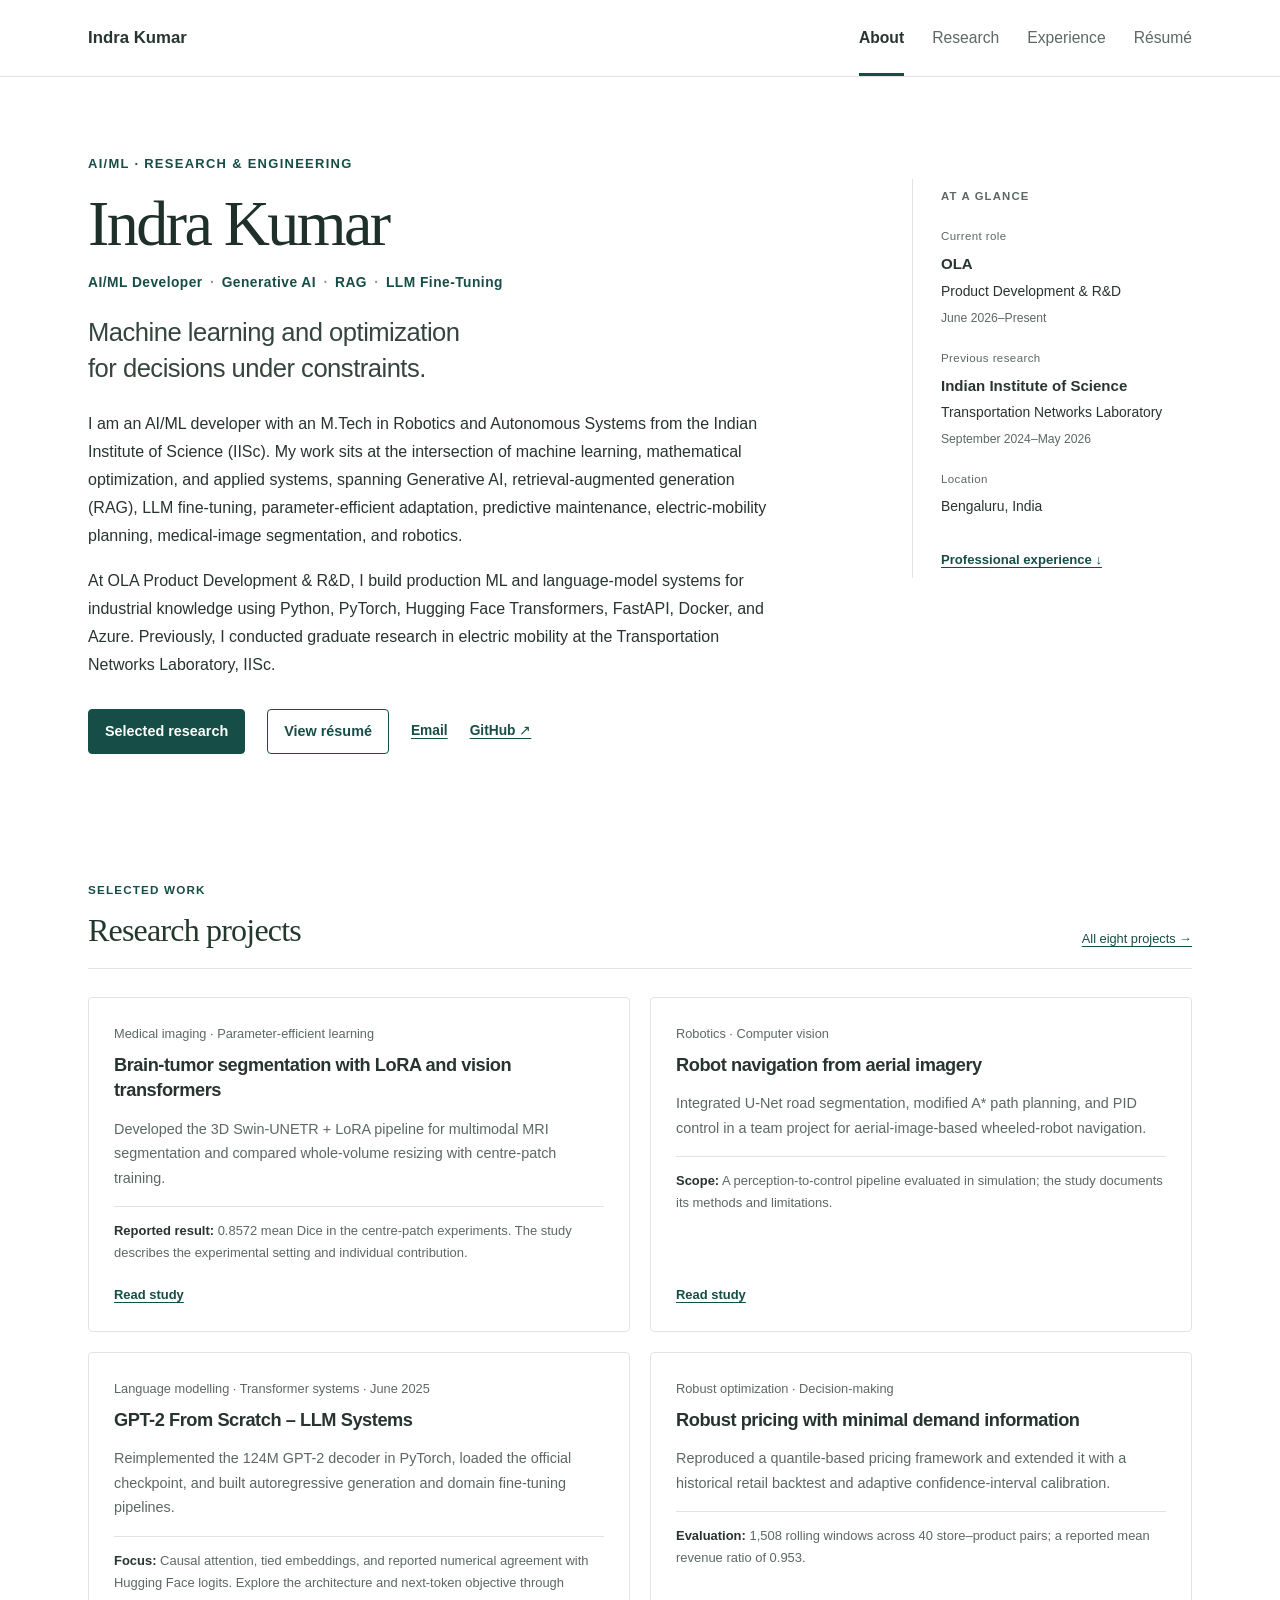
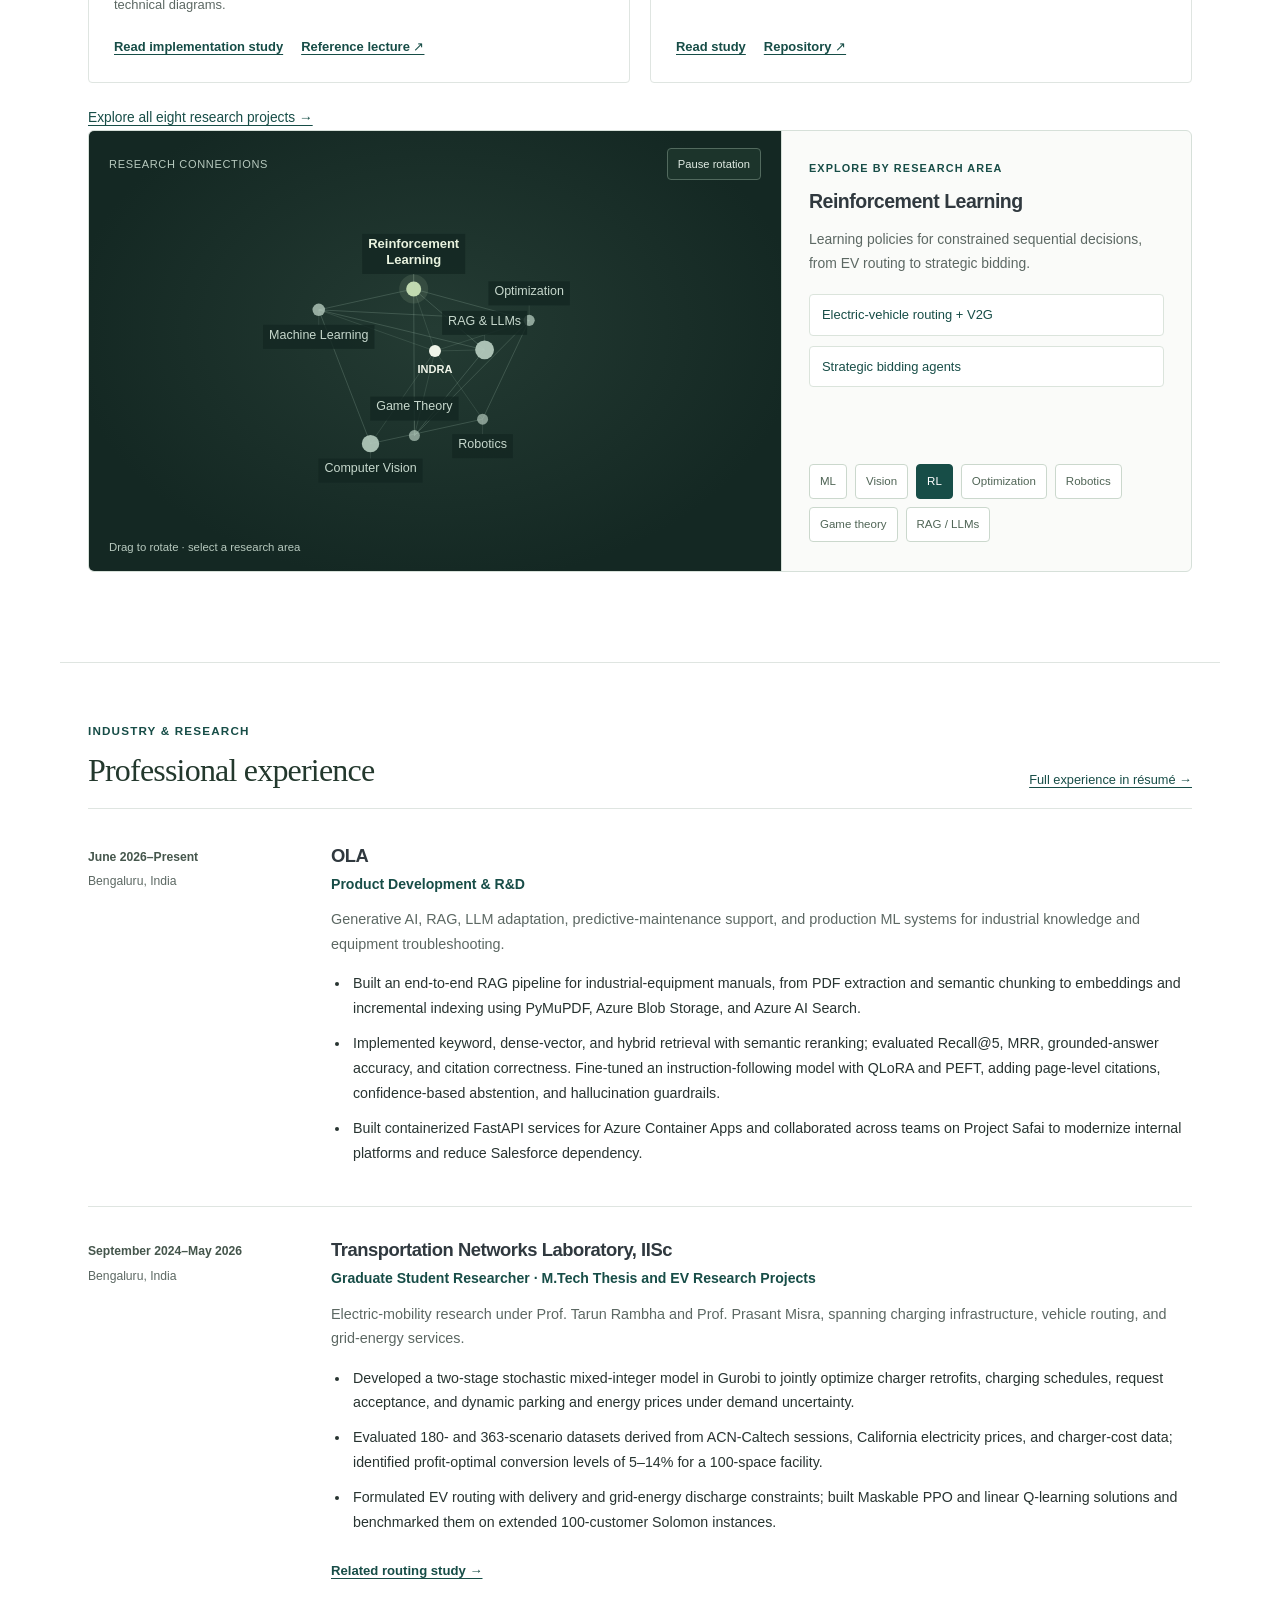
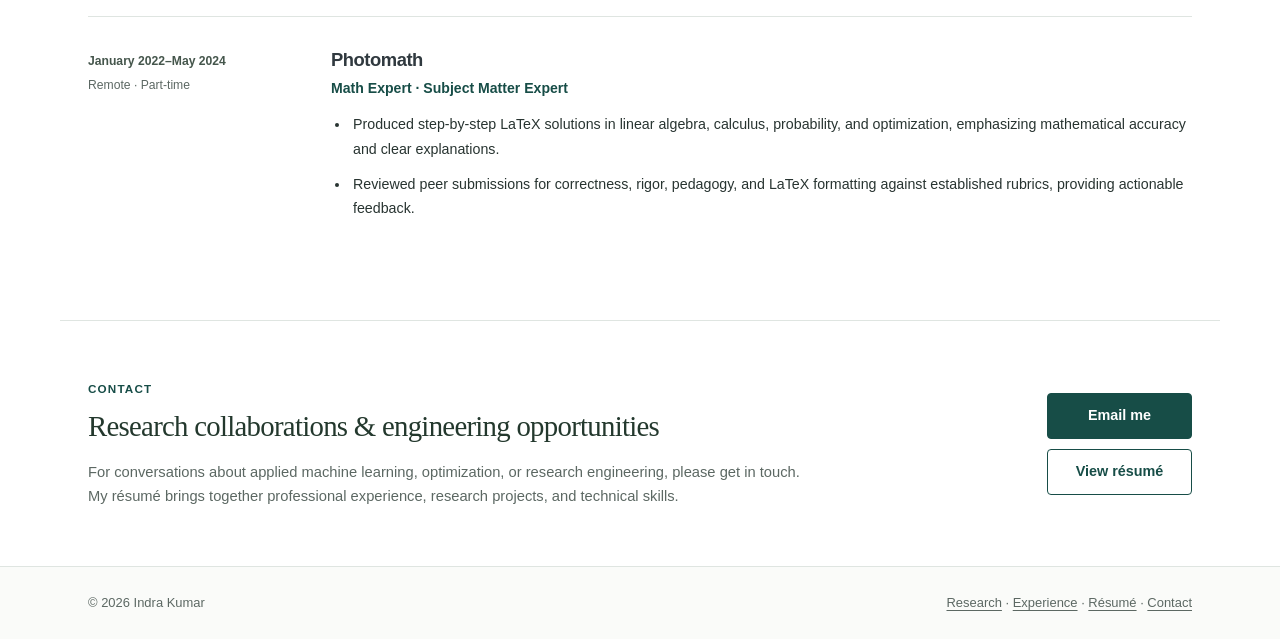
<file: index.html>
<!doctype html>
<html lang="en">
<head>
  <meta charset="utf-8"><meta name="viewport" content="width=device-width, initial-scale=1">
  <meta name="color-scheme" content="light"><meta name="theme-color" content="#174d47">
  <title>Indra Kumar | AI/ML Developer · Generative AI · RAG · LLM Fine-Tuning</title>
  <meta name="description" content="Indra Kumar is an AI/ML Developer with an M.Tech in Robotics and Autonomous Systems from IISc, working in Product Development &amp; R&amp;D at OLA across Generative AI, RAG, LLM fine-tuning, parameter-efficient adaptation, predictive maintenance, and production ML systems.">
  <meta property="og:title" content="Indra Kumar | AI/ML Developer · Generative AI · RAG · LLM Fine-Tuning">
  <meta property="og:description" content="Research and engineering across Generative AI, retrieval-augmented generation, LLM fine-tuning, parameter-efficient learning, optimization, robotics, and production ML systems.">
  <meta property="og:type" content="website">
  <link rel="canonical" href="https://sincerelyindra.github.io/">
  <link rel="icon" type="image/svg+xml" href="data:image/svg+xml,%3Csvg xmlns=%22http://www.w3.org/2000/svg%22 viewBox=%220 0 64 64%22%3E%3Crect width=%2264%22 height=%2264%22 rx=%228%22 fill=%22%23174d47%22/%3E%3Ctext x=%2232%22 y=%2243%22 text-anchor=%22middle%22 font-family=%22Arial%22 font-size=%2233%22 font-weight=%22700%22 fill=%22white%22%3EIK%3C/text%3E%3C/svg%3E">
  <link rel="stylesheet" href="assets/style.css?v=20261004-2"><link rel="stylesheet" href="assets/research-map.css">
  <script src="assets/site.js" defer></script><script src="assets/research-map.js" defer></script>
</head>
<body class="home">
<a class="skip-link" href="#main">Skip to content</a>
<header class="masthead">
  <div class="masthead-inner">
    <a class="site-name" href="index.html">Indra Kumar</a>
    <button class="menu-toggle" aria-controls="main-navigation" aria-expanded="false" type="button">Menu</button>
    <nav class="main-nav" id="main-navigation" aria-label="Main navigation">
      <a href="index.html" aria-current="page">About</a>
      <a href="projects.html">Research</a>
      <a href="#experience">Experience</a>
      <a href="assets/Indra_Resume.pdf">Résumé</a>
    </nav>
  </div>
</header>

<main id="main">
  <section class="hero-wrap" aria-labelledby="hero-title">
    <div class="hero-copy">
      <p class="eyebrow">AI/ML · Research &amp; engineering</p>
      <h1 id="hero-title">Indra Kumar</h1>
      <p class="hero-role">AI/ML Developer <span aria-hidden="true">·</span> Generative AI <span aria-hidden="true">·</span> RAG <span aria-hidden="true">·</span> LLM Fine-Tuning</p>
      <p class="hero-statement">Machine learning and optimization<br class="desktop-break"> for decisions under constraints.</p>
      <p class="hero-summary">I am an AI/ML developer with an M.Tech in Robotics and Autonomous Systems from the Indian Institute of Science (IISc). My work sits at the intersection of machine learning, mathematical optimization, and applied systems, spanning Generative AI, retrieval-augmented generation (RAG), LLM fine-tuning, parameter-efficient adaptation, predictive maintenance, electric-mobility planning, medical-image segmentation, and robotics.</p>
      <p class="hero-summary">At OLA Product Development &amp; R&amp;D, I build production ML and language-model systems for industrial knowledge using Python, PyTorch, Hugging Face Transformers, FastAPI, Docker, and Azure. Previously, I conducted graduate research in electric mobility at the Transportation Networks Laboratory, IISc.</p>
      <div class="hero-actions">
        <a class="button" href="#selected-work">Selected research</a>
        <a class="button button-secondary" href="assets/Indra_Resume.pdf">View résumé</a>
        <a class="text-link" href="mailto:indrak@iisc.ac.in">Email</a>
        <a class="text-link" href="https://github.com/sincerelyindra" target="_blank" rel="noopener noreferrer">GitHub ↗</a>
      </div>
    </div>
    <aside class="profile-summary" aria-label="Career overview">
      <p class="eyebrow">At a glance</p>
      <dl>
        <dt>Current role</dt>
        <dd><strong>OLA</strong><span>Product Development &amp; R&amp;D</span><small>June 2026–Present</small></dd>
        <dt>Previous research</dt>
        <dd><strong>Indian Institute of Science</strong><span>Transportation Networks Laboratory</span><small>September 2024–May 2026</small></dd>
        <dt>Location</dt>
        <dd>Bengaluru, India</dd>
      </dl>
      <a class="text-link" href="#experience">Professional experience ↓</a>
    </aside>
  </section>

  <section class="home-section" id="selected-work" aria-labelledby="work-title">
    <div class="section-heading home-heading">
      <div><p class="eyebrow">Selected work</p><h2 id="work-title">Research projects</h2></div>
      <a href="projects.html">All eight projects →</a>
    </div>
    <div class="featured-grid">
      <article class="featured-card">
        <p class="project-category">Medical imaging · Parameter-efficient learning</p>
        <h3><a href="projects/medical-image-segmentation.html">Brain-tumor segmentation with LoRA and vision transformers</a></h3>
        <p>Developed the 3D Swin-UNETR + LoRA pipeline for multimodal MRI segmentation and compared whole-volume resizing with centre-patch training.</p>
        <p class="research-evidence"><strong>Reported result:</strong> 0.8572 mean Dice in the centre-patch experiments. The study describes the experimental setting and individual contribution.</p>
        <div class="project-links"><a href="projects/medical-image-segmentation.html">Read study</a></div>
      </article>
      <article class="featured-card">
        <p class="project-category">Robotics · Computer vision</p>
        <h3><a href="projects/robot-path-planning.html">Robot navigation from aerial imagery</a></h3>
        <p>Integrated U-Net road segmentation, modified A* path planning, and PID control in a team project for aerial-image-based wheeled-robot navigation.</p>
        <p class="research-evidence"><strong>Scope:</strong> A perception-to-control pipeline evaluated in simulation; the study documents its methods and limitations.</p>
        <div class="project-links"><a href="projects/robot-path-planning.html">Read study</a></div>
      </article>
      <article class="featured-card llm-study-card">
        <p class="project-category">Language modelling · Transformer systems · June 2025</p>
        <h3><a href="projects/gpt2-from-scratch.html">GPT-2 From Scratch – LLM Systems</a></h3>
        <p>Reimplemented the 124M GPT-2 decoder in PyTorch, loaded the official checkpoint, and built autoregressive generation and domain fine-tuning pipelines.</p>
        <p class="research-evidence"><strong>Focus:</strong> Causal attention, tied embeddings, and reported numerical agreement with Hugging Face logits. Explore the architecture and next-token objective through technical diagrams.</p>
        <div class="project-links"><a href="projects/gpt2-from-scratch.html">Read implementation study</a><a href="https://www.youtube.com/watch?v=l8pRSuU81PU" target="_blank" rel="noopener noreferrer">Reference lecture ↗</a></div>
      </article>
      <article class="featured-card">
        <p class="project-category">Robust optimization · Decision-making</p>
        <h3><a href="projects/robust-pricing.html">Robust pricing with minimal demand information</a></h3>
        <p>Reproduced a quantile-based pricing framework and extended it with a historical retail backtest and adaptive confidence-interval calibration.</p>
        <p class="research-evidence"><strong>Evaluation:</strong> 1,508 rolling windows across 40 store–product pairs; a reported mean revenue ratio of 0.953.</p>
        <div class="project-links"><a href="projects/robust-pricing.html">Read study</a><a href="https://github.com/sincerelyindra/robust-quantile-based-pricing" target="_blank" rel="noopener noreferrer">Repository ↗</a></div>
      </article>
    </div>
    <p class="all-projects-link"><a href="projects.html">Explore all eight research projects →</a></p>
    <div class="research-map" id="research-map" aria-labelledby="research-map-title" hidden>
      <div class="research-map-visual">
        <div class="research-map-toolbar">
          <span id="research-map-title">Research connections</span>
          <button type="button" data-rotation-control>Pause rotation</button>
        </div>
        <canvas id="constellationCanvas" width="720" height="440"
          role="img" aria-label="Rotating 3D map of research themes. Use the adjacent research-area buttons to explore related projects."
          aria-describedby="research-map-hint"></canvas>
        <p class="research-map-hint" id="research-map-hint">Drag to rotate · select a research area</p>
      </div>
      <div class="research-map-panel">
        <p class="eyebrow">Explore by research area</p>
        <div class="research-map-selection" aria-live="polite" aria-atomic="true">
          <h3 id="constellationTheme">Reinforcement Learning</h3>
          <p id="constellationDescription">Learning policies for constrained sequential decisions, from EV routing to strategic bidding.</p>
        </div>
        <div id="constellationProjects" class="research-map-projects">
          <a href="projects/electric-vehicle-routing.html">Electric-vehicle routing + V2G</a>
          <a href="projects/strategic-auction-bidding.html">Strategic bidding agents</a>
        </div>
        <div class="research-map-controls" role="group" aria-label="Choose a research area">
          <button type="button" data-theme="Machine Learning" aria-pressed="false">ML</button>
          <button type="button" data-theme="Computer Vision" aria-pressed="false">Vision</button>
          <button type="button" data-theme="Reinforcement Learning" aria-pressed="true">RL</button>
          <button type="button" data-theme="Optimization" aria-pressed="false">Optimization</button>
          <button type="button" data-theme="Robotics" aria-pressed="false">Robotics</button>
          <button type="button" data-theme="Game Theory" aria-pressed="false">Game theory</button>
          <button type="button" data-theme="RAG &amp; LLMs" aria-pressed="false">RAG / LLMs</button>
        </div>
      </div>
    </div>
  </section>

  <section class="home-section experience-section" id="experience" aria-labelledby="experience-title">
    <div class="section-heading home-heading">
      <div><p class="eyebrow">Industry &amp; research</p><h2 id="experience-title">Professional experience</h2></div>
      <a href="assets/Indra_Resume.pdf">Full experience in résumé →</a>
    </div>
    <div class="experience-list">
      <article class="experience-entry" id="ola-experience">
        <div class="experience-meta">
          <p class="experience-date"><time datetime="2026-06">June 2026</time>–Present</p>
          <p>Bengaluru, India</p>
        </div>
        <div class="experience-body">
          <h3>OLA</h3>
          <p class="experience-role">Product Development &amp; R&amp;D</p>
          <p class="experience-summary">Generative AI, RAG, LLM adaptation, predictive-maintenance support, and production ML systems for industrial knowledge and equipment troubleshooting.</p>
          <ul>
            <li>Built an end-to-end RAG pipeline for industrial-equipment manuals, from PDF extraction and semantic chunking to embeddings and incremental indexing using PyMuPDF, Azure Blob Storage, and Azure AI Search.</li>
            <li>Implemented keyword, dense-vector, and hybrid retrieval with semantic reranking; evaluated Recall@5, MRR, grounded-answer accuracy, and citation correctness. Fine-tuned an instruction-following model with QLoRA and PEFT, adding page-level citations, confidence-based abstention, and hallucination guardrails.</li>
            <li>Built containerized FastAPI services for Azure Container Apps and collaborated across teams on Project Safai to modernize internal platforms and reduce Salesforce dependency.</li>
          </ul>
        </div>
      </article>
      <article class="experience-entry" id="iisc-experience">
        <div class="experience-meta">
          <p class="experience-date"><time datetime="2024-09">September 2024</time>–<time datetime="2026-05">May 2026</time></p>
          <p>Bengaluru, India</p>
        </div>
        <div class="experience-body">
          <h3>Transportation Networks Laboratory, IISc</h3>
          <p class="experience-role">Graduate Student Researcher · M.Tech Thesis and EV Research Projects</p>
          <p class="experience-summary">Electric-mobility research under Prof. Tarun Rambha and Prof. Prasant Misra, spanning charging infrastructure, vehicle routing, and grid-energy services.</p>
          <ul>
            <li>Developed a two-stage stochastic mixed-integer model in Gurobi to jointly optimize charger retrofits, charging schedules, request acceptance, and dynamic parking and energy prices under demand uncertainty.</li>
            <li>Evaluated 180- and 363-scenario datasets derived from ACN-Caltech sessions, California electricity prices, and charger-cost data; identified profit-optimal conversion levels of 5–14% for a 100-space facility.</li>
            <li>Formulated EV routing with delivery and grid-energy discharge constraints; built Maskable PPO and linear Q-learning solutions and benchmarked them on extended 100-customer Solomon instances.</li>
          </ul>
          <a class="text-link" href="projects/electric-vehicle-routing.html">Related routing study →</a>
        </div>
      </article>
      <article class="experience-entry" id="photomath-experience">
        <div class="experience-meta">
          <p class="experience-date"><time datetime="2022-01">January 2022</time>–<time datetime="2024-05">May 2024</time></p>
          <p>Remote · Part-time</p>
        </div>
        <div class="experience-body">
          <h3>Photomath</h3>
          <p class="experience-role">Math Expert · Subject Matter Expert</p>
          <ul>
            <li>Produced step-by-step LaTeX solutions in linear algebra, calculus, probability, and optimization, emphasizing mathematical accuracy and clear explanations.</li>
            <li>Reviewed peer submissions for correctness, rigor, pedagogy, and LaTeX formatting against established rubrics, providing actionable feedback.</li>
          </ul>
        </div>
      </article>
    </div>
  </section>

  <section class="home-section contact-band" id="contact" aria-labelledby="contact-title">
    <div>
      <p class="eyebrow">Contact</p>
      <h2 id="contact-title">Research collaborations &amp; engineering opportunities</h2>
      <p>For conversations about applied machine learning, optimization, or research engineering, please get in touch. My résumé brings together professional experience, research projects, and technical skills.</p>
    </div>
    <div class="contact-actions">
      <a class="button" href="mailto:indrak@iisc.ac.in">Email me</a>
      <a class="button button-secondary" href="assets/Indra_Resume.pdf">View résumé</a>
    </div>
  </section>
</main>
<footer class="footer"><div class="footer-inner"><p>© 2026 Indra Kumar</p><p><a href="projects.html">Research</a> · <a href="#experience">Experience</a> · <a href="assets/Indra_Resume.pdf">Résumé</a> · <a href="mailto:indrak@iisc.ac.in">Contact</a></p></div></footer>
</body>
</html>
</file>
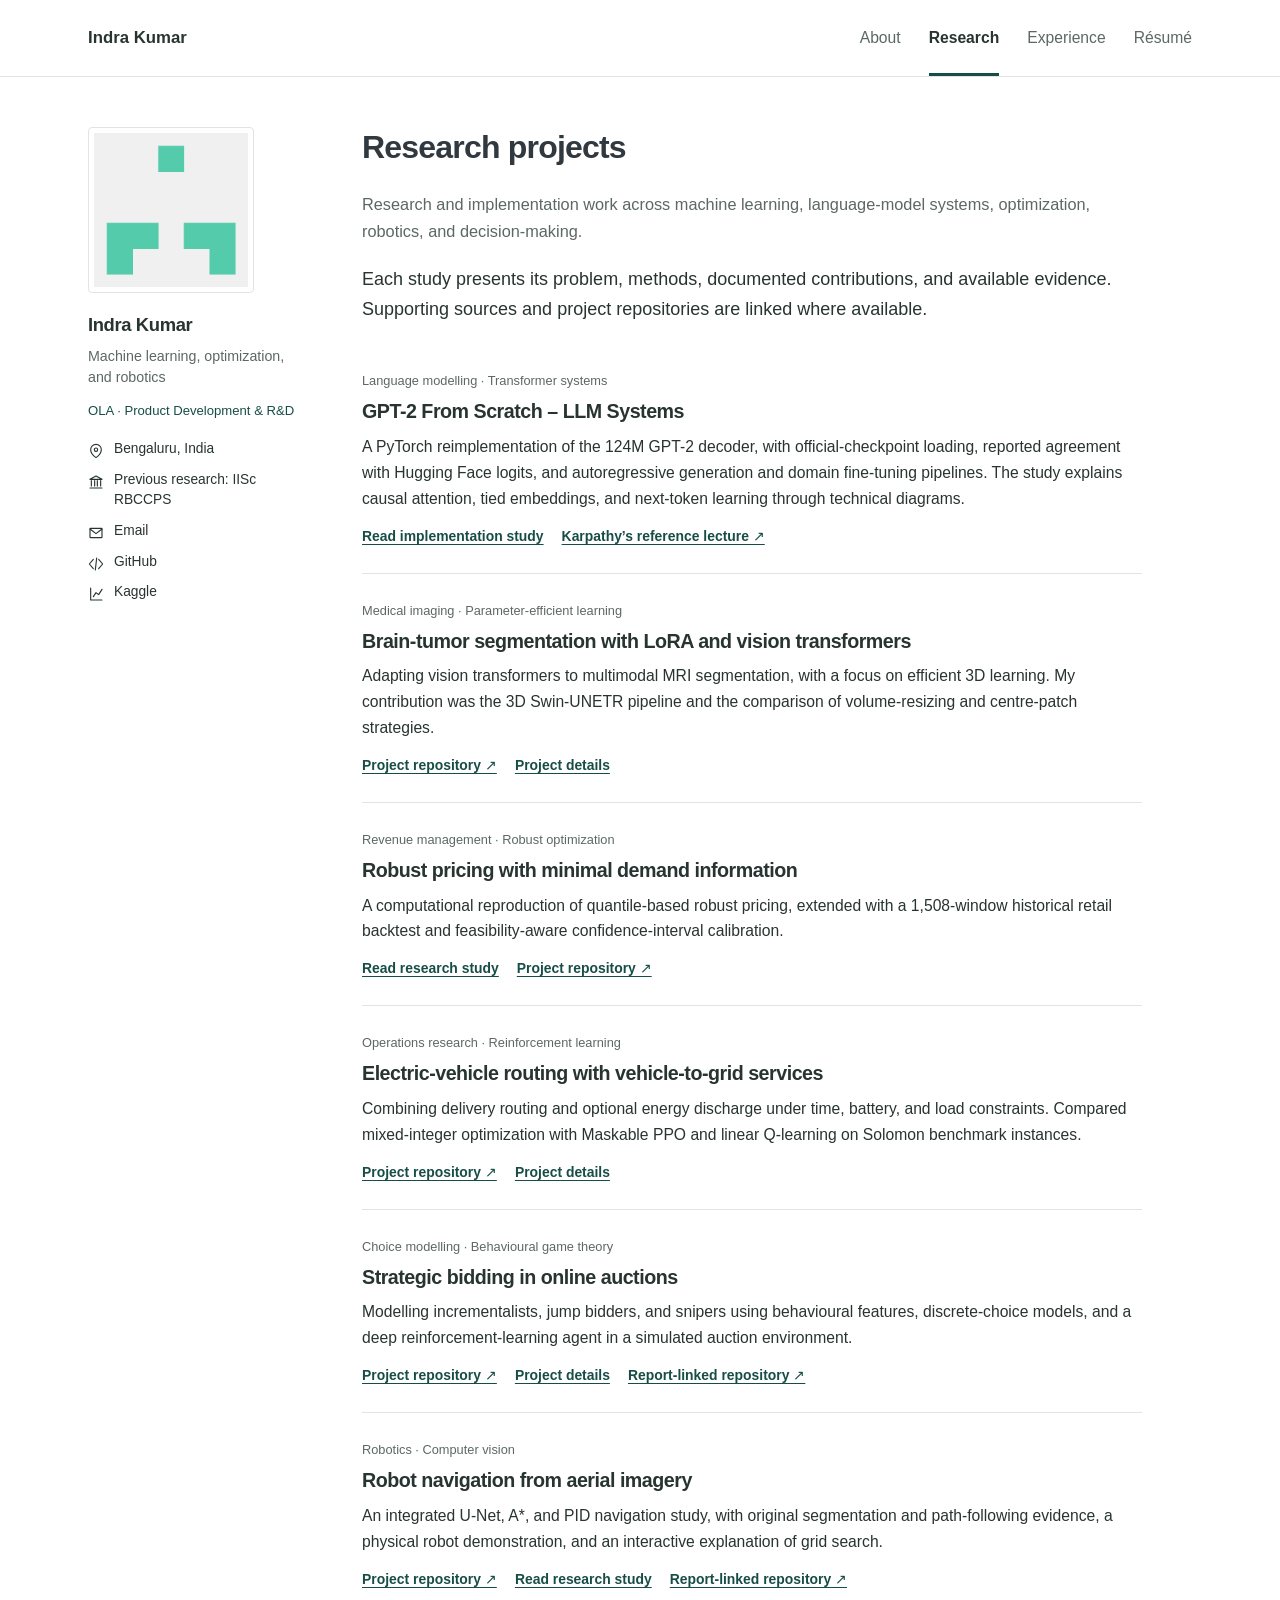
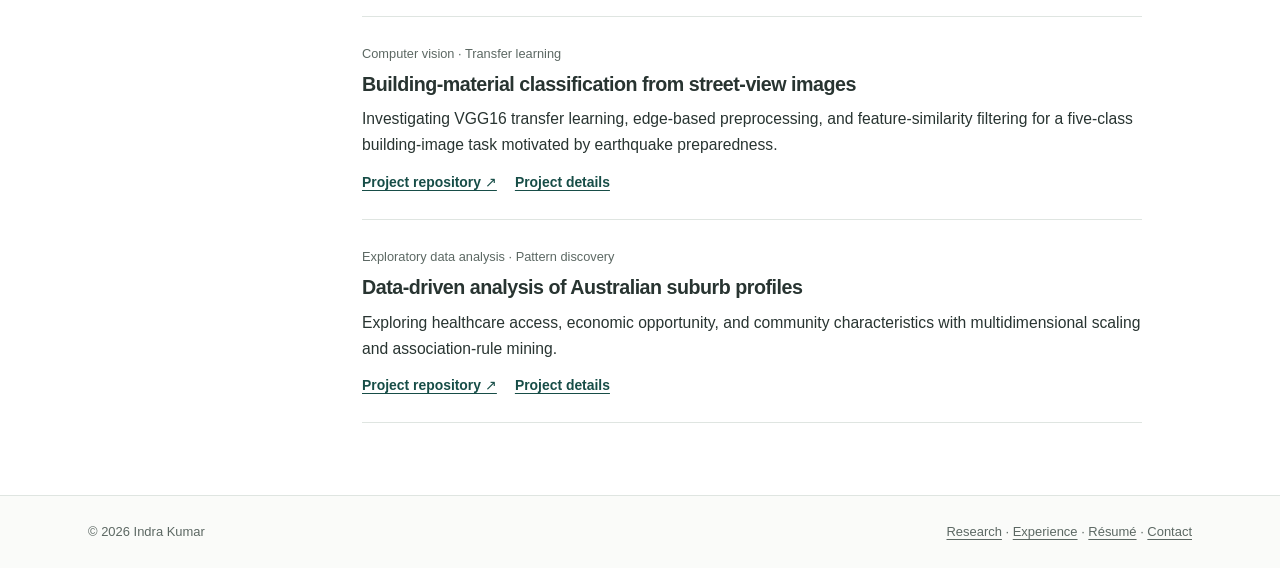
<file: projects.html>
<!doctype html>
<html lang="en">
<head>
  <meta charset="utf-8"><meta name="viewport" content="width=device-width, initial-scale=1">
  <meta name="color-scheme" content="light"><meta name="theme-color" content="#174d47">
  <title>Research Projects | Indra Kumar</title>
  <meta name="description" content="Explore eight research and implementation projects by Indra Kumar and collaborators, including language modelling, medical imaging, EV routing, and robust pricing.">
  <meta property="og:title" content="Research Projects | Indra Kumar">
  <meta property="og:description" content="Explore eight research and implementation projects by Indra Kumar and collaborators, including language modelling, medical imaging, EV routing, and robust pricing.">
  <meta property="og:type" content="website">
  <link rel="icon" type="image/svg+xml" href="data:image/svg+xml,%3Csvg xmlns=%22http://www.w3.org/2000/svg%22 viewBox=%220 0 64 64%22%3E%3Crect width=%2264%22 height=%2264%22 rx=%2212%22 fill=%22%23174d47%22/%3E%3Ctext x=%2232%22 y=%2243%22 text-anchor=%22middle%22 font-family=%22Arial%22 font-size=%2233%22 font-weight=%22700%22 fill=%22white%22%3EIK%3C/text%3E%3C/svg%3E">
  <link rel="stylesheet" href="assets/style.css"><script src="assets/site.js" defer></script>
</head>
<body>
<a class="skip-link" href="#main">Skip to content</a>
<header class="masthead"><div class="masthead-inner"><a class="site-name" href="index.html">Indra Kumar</a><button class="menu-toggle" aria-controls="main-navigation" aria-expanded="false" type="button">Menu</button><nav class="main-nav" id="main-navigation" aria-label="Main navigation"><a href="index.html">About</a><a href="projects.html" aria-current="page">Research</a><a href="index.html#experience">Experience</a><a href="assets/Indra_Resume.pdf">Résumé</a></nav></div></header>
<div class="page-shell">
<aside class="profile" aria-label="Profile">
  <img class="profile-avatar" src="assets/profile.png" alt="Indra Kumar’s GitHub avatar" width="166" height="166">
  <p class="profile-name">Indra Kumar</p><p class="profile-description">Machine learning, optimization, and robotics</p><p class="profile-affiliation">OLA · Product Development &amp; R&amp;D</p>
  <ul class="profile-links">
    <li class="location-row"><svg class="icon" viewBox="0 0 24 24" aria-hidden="true"><path d="M20 10c0 6-8 12-8 12S4 16 4 10a8 8 0 1 1 16 0Z"/><circle cx="12" cy="10" r="2.5"/></svg><span>Bengaluru, India</span></li>
    <li class="institution-row"><svg class="icon" viewBox="0 0 24 24" aria-hidden="true"><path d="m3 8 9-5 9 5H3Zm0 13h18M5 10v8m5-8v8m4-8v8m5-8v8"/></svg><span>Previous research: IISc<br>RBCCPS</span></li>
    <li><svg class="icon" viewBox="0 0 24 24" aria-hidden="true"><rect x="3" y="5" width="18" height="14" rx="1"/><path d="m3 6 9 7 9-7"/></svg><a href="mailto:indrak@iisc.ac.in">Email</a></li>
    <li><svg class="icon" viewBox="0 0 24 24" aria-hidden="true"><path d="m8 5-6 7 6 7m8-14 6 7-6 7m-3-16-2 18"/></svg><a href="https://github.com/sincerelyindra" target="_blank" rel="noopener noreferrer">GitHub</a></li>
    <li><svg class="icon" viewBox="0 0 24 24" aria-hidden="true"><path d="M4 3v18h17M8 16l4-6 4 3 5-8"/></svg><a href="https://www.kaggle.com/indrakumar180122" target="_blank" rel="noopener noreferrer">Kaggle</a></li>
  </ul>
</aside>
<main id="main" class="content"><h1>Research projects</h1><p class="lead">Research and implementation work across machine learning, language-model systems, optimization, robotics, and decision-making.</p><p>Each study presents its problem, methods, documented contributions, and available evidence. Supporting sources and project repositories are linked where available.</p><ul class="project-list"><li class="project"><p class="project-category">Language modelling · Transformer systems</p><h2><a href="projects/gpt2-from-scratch.html">GPT-2 From Scratch – LLM Systems</a></h2><p>A PyTorch reimplementation of the 124M GPT-2 decoder, with official-checkpoint loading, reported agreement with Hugging Face logits, and autoregressive generation and domain fine-tuning pipelines. The study explains causal attention, tied embeddings, and next-token learning through technical diagrams.</p><div class="project-links"><a href="projects/gpt2-from-scratch.html">Read implementation study</a><a href="https://www.youtube.com/watch?v=l8pRSuU81PU" target="_blank" rel="noopener noreferrer">Karpathy’s reference lecture ↗</a></div></li><li class="project"><p class="project-category">Medical imaging · Parameter-efficient learning</p><h2><a href="projects/medical-image-segmentation.html">Brain-tumor segmentation with LoRA and vision transformers</a></h2><p>Adapting vision transformers to multimodal MRI segmentation, with a focus on efficient 3D learning. My contribution was the 3D Swin-UNETR pipeline and the comparison of volume-resizing and centre-patch strategies.</p><div class="project-links"><a href="https://github.com/sincerelyindra/lora-vit-medical-modalities" target="_blank" rel="noopener noreferrer">Project repository ↗</a><a href="projects/medical-image-segmentation.html">Project details</a></div></li><li class="project"><p class="project-category">Revenue management · Robust optimization</p><h2><a href="projects/robust-pricing.html">Robust pricing with minimal demand information</a></h2><p>A computational reproduction of quantile-based robust pricing, extended with a 1,508-window historical retail backtest and feasibility-aware confidence-interval calibration.</p><div class="project-links"><a href="projects/robust-pricing.html">Read research study</a><a href="https://github.com/sincerelyindra/Game_Theory_Project" target="_blank" rel="noopener noreferrer">Project repository ↗</a></div></li><li class="project"><p class="project-category">Operations research · Reinforcement learning</p><h2><a href="projects/electric-vehicle-routing.html">Electric-vehicle routing with vehicle-to-grid services</a></h2><p>Combining delivery routing and optional energy discharge under time, battery, and load constraints. Compared mixed-integer optimization with Maskable PPO and linear Q-learning on Solomon benchmark instances.</p><div class="project-links"><a href="https://github.com/sincerelyindra/electric-vehicle-routing-multi-service-delivery" target="_blank" rel="noopener noreferrer">Project repository ↗</a><a href="projects/electric-vehicle-routing.html">Project details</a></div></li><li class="project"><p class="project-category">Choice modelling · Behavioural game theory</p><h2><a href="projects/strategic-auction-bidding.html">Strategic bidding in online auctions</a></h2><p>Modelling incrementalists, jump bidders, and snipers using behavioural features, discrete-choice models, and a deep reinforcement-learning agent in a simulated auction environment.</p><div class="project-links"><a href="https://github.com/sincerelyindra/strategic-bidding-styles-online-auctions" target="_blank" rel="noopener noreferrer">Project repository ↗</a><a href="projects/strategic-auction-bidding.html">Project details</a><a href="https://github.com/sincerelyindra/Choice-Modelling" target="_blank" rel="noopener noreferrer">Report-linked repository ↗</a></div></li><li class="project"><p class="project-category">Robotics · Computer vision</p><h2><a href="projects/robot-path-planning.html">Robot navigation from aerial imagery</a></h2><p>An integrated U-Net, A*, and PID navigation study, with original segmentation and path-following evidence, a physical robot demonstration, and an interactive explanation of grid search.</p><div class="project-links"><a href="https://github.com/sincerelyindra/wheeled-robot-path-optimization" target="_blank" rel="noopener noreferrer">Project repository ↗</a><a href="projects/robot-path-planning.html">Read research study</a><a href="https://github.com/Aditya241097/Path-optimization-for-four-wheeled-robot-using-aerial-image-UNET-Architecture" target="_blank" rel="noopener noreferrer">Report-linked repository ↗</a></div></li><li class="project"><p class="project-category">Computer vision · Transfer learning</p><h2><a href="projects/building-classification.html">Building-material classification from street-view images</a></h2><p>Investigating VGG16 transfer learning, edge-based preprocessing, and feature-similarity filtering for a five-class building-image task motivated by earthquake preparedness.</p><div class="project-links"><a href="https://github.com/sincerelyindra/are-you-in-a-safe-building" target="_blank" rel="noopener noreferrer">Project repository ↗</a><a href="projects/building-classification.html">Project details</a></div></li><li class="project"><p class="project-category">Exploratory data analysis · Pattern discovery</p><h2><a href="projects/suburb-profile-analysis.html">Data-driven analysis of Australian suburb profiles</a></h2><p>Exploring healthcare access, economic opportunity, and community characteristics with multidimensional scaling and association-rule mining.</p><div class="project-links"><a href="https://github.com/sincerelyindra/data-driven-australian-suburb-analysis" target="_blank" rel="noopener noreferrer">Project repository ↗</a><a href="projects/suburb-profile-analysis.html">Project details</a></div></li></ul></main>
</div>
<footer class="footer"><div class="footer-inner"><p>© 2026 Indra Kumar</p><p><a href="projects.html">Research</a> · <a href="index.html#experience">Experience</a> · <a href="assets/Indra_Resume.pdf">Résumé</a> · <a href="mailto:indrak@iisc.ac.in">Contact</a></p></div></footer>
</body></html>
</file>
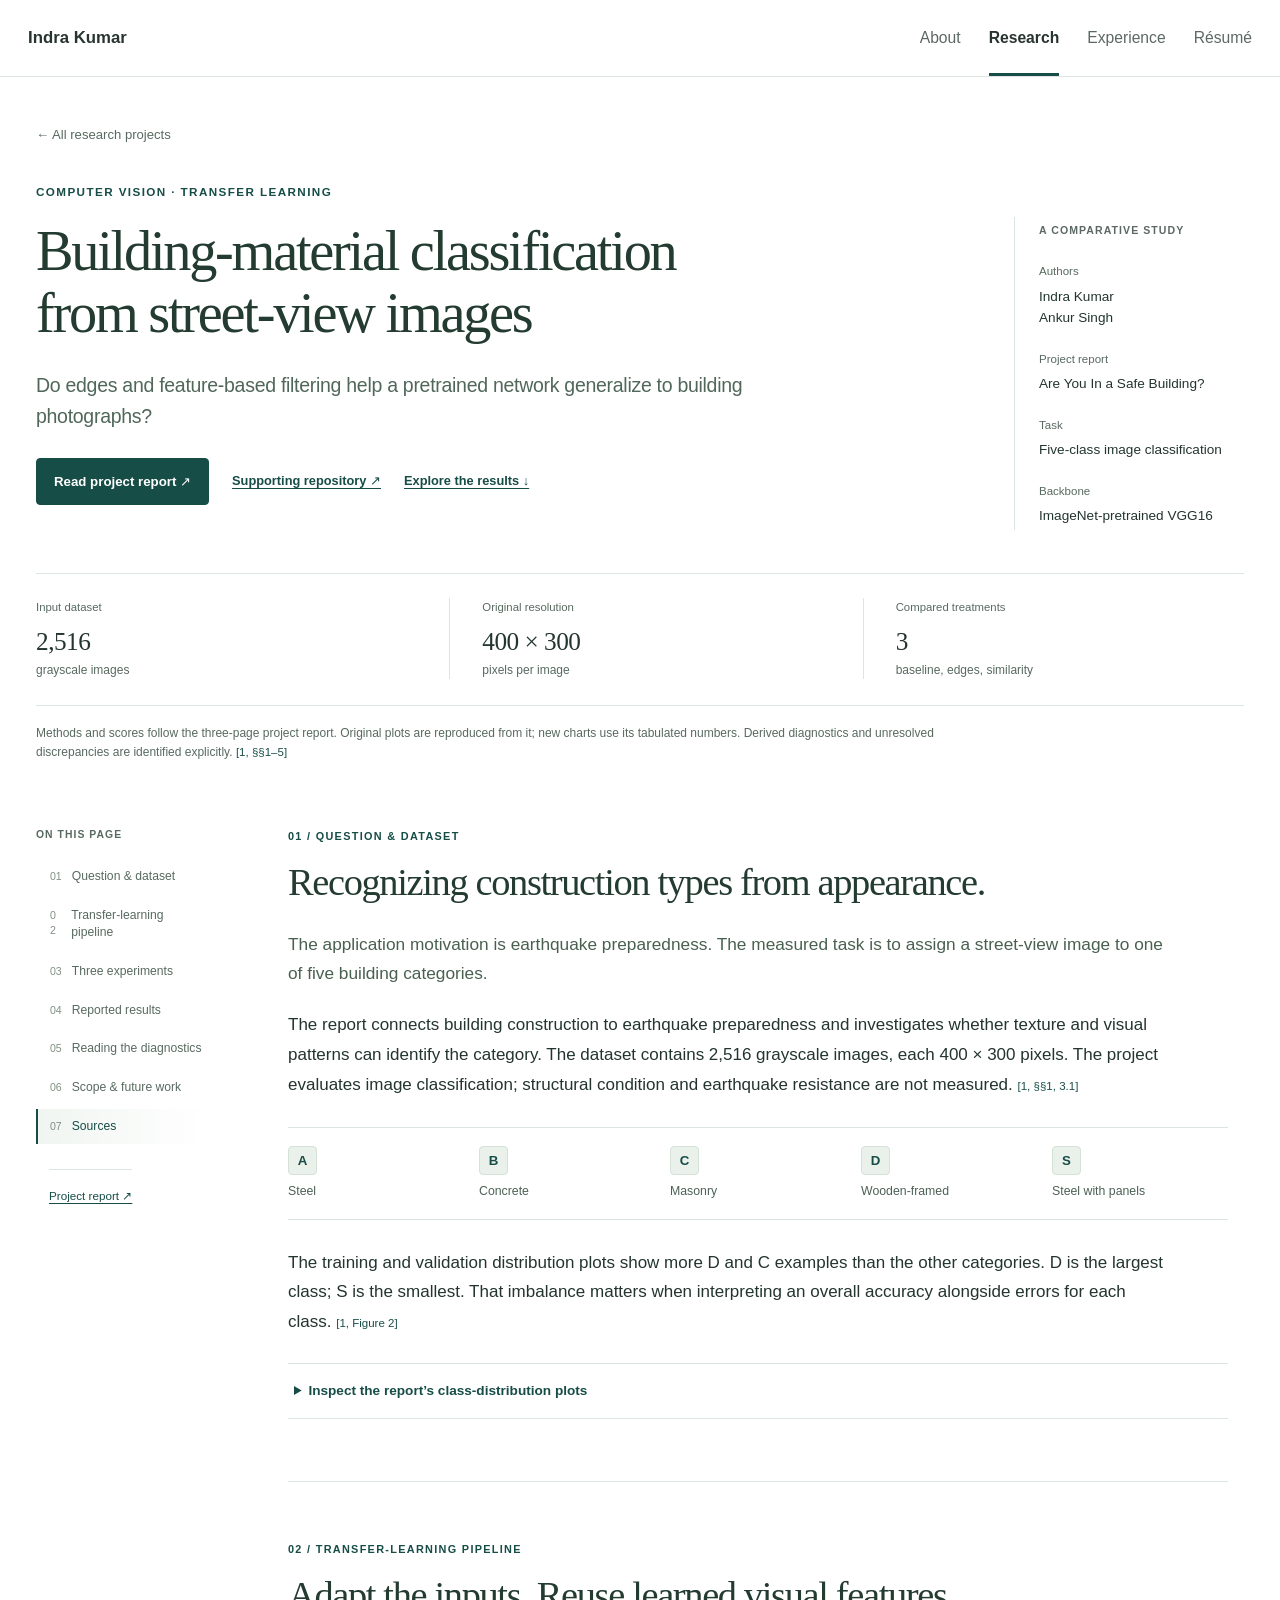
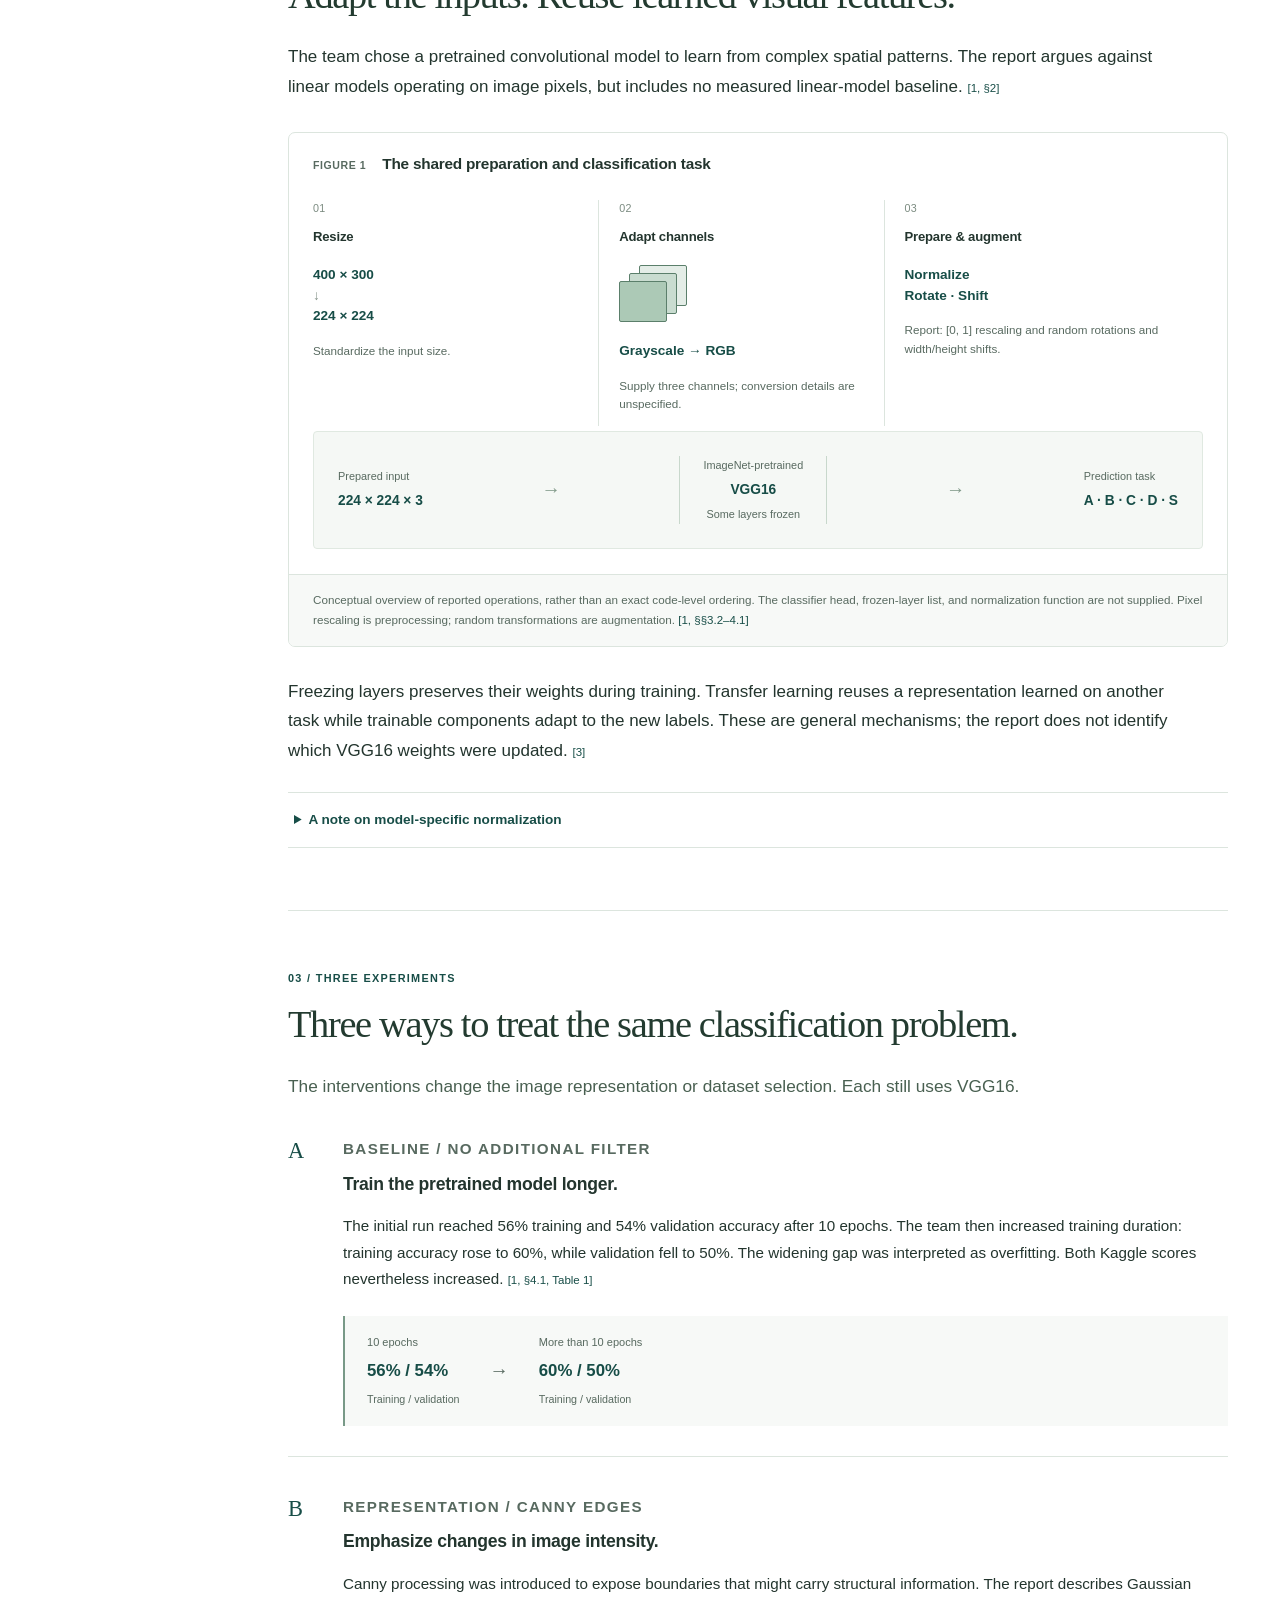
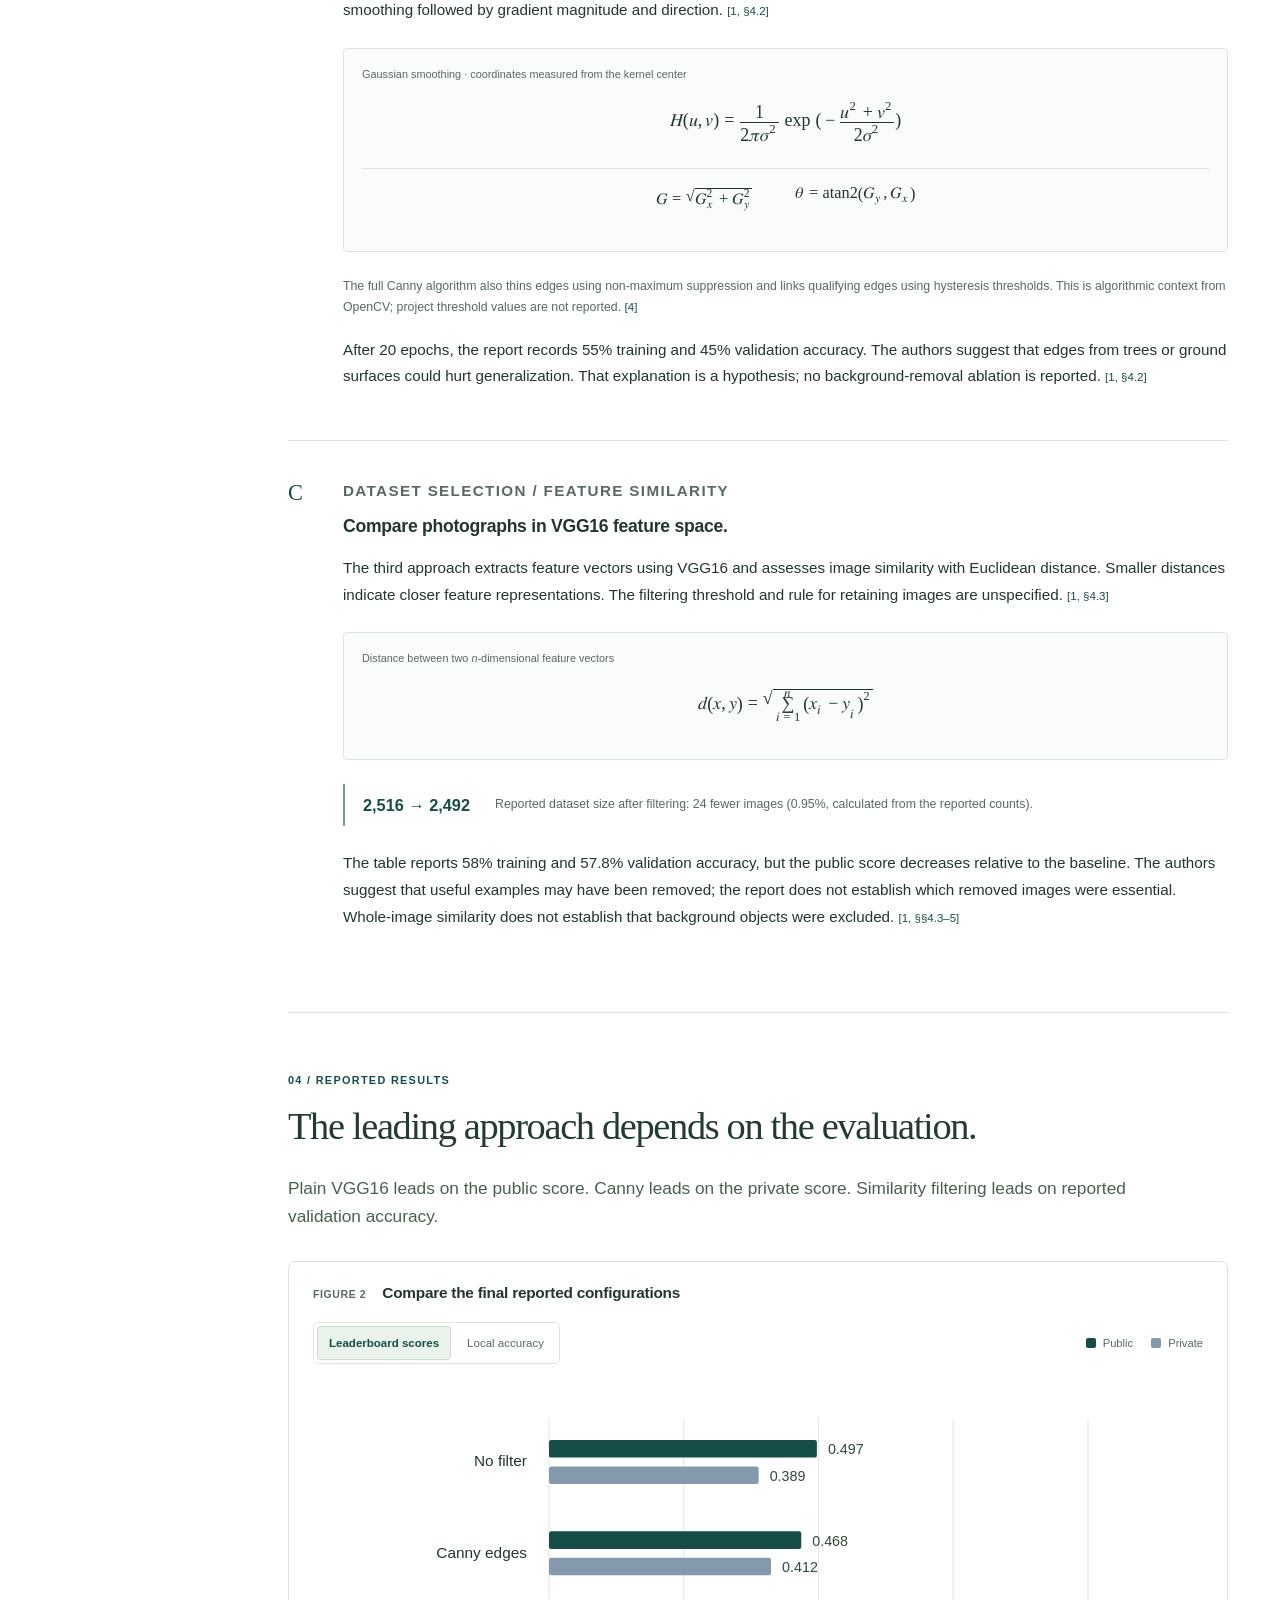
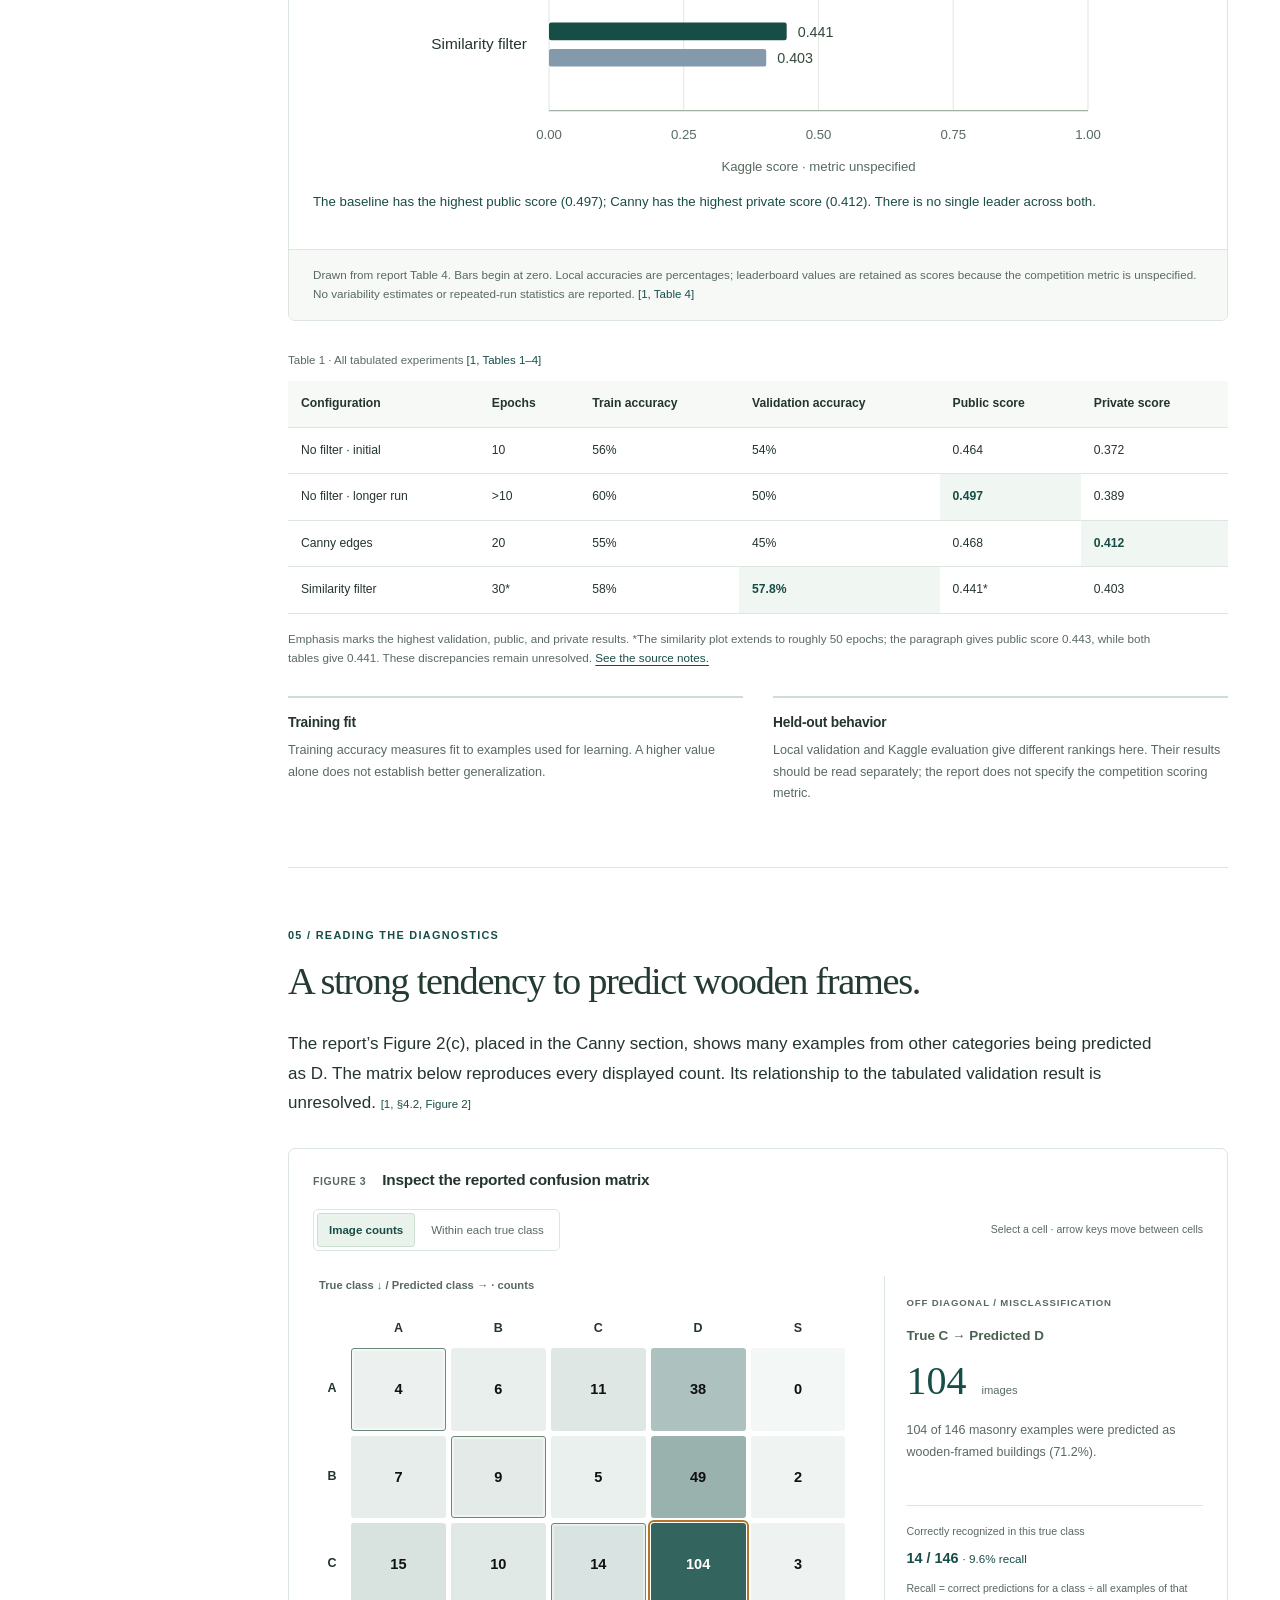
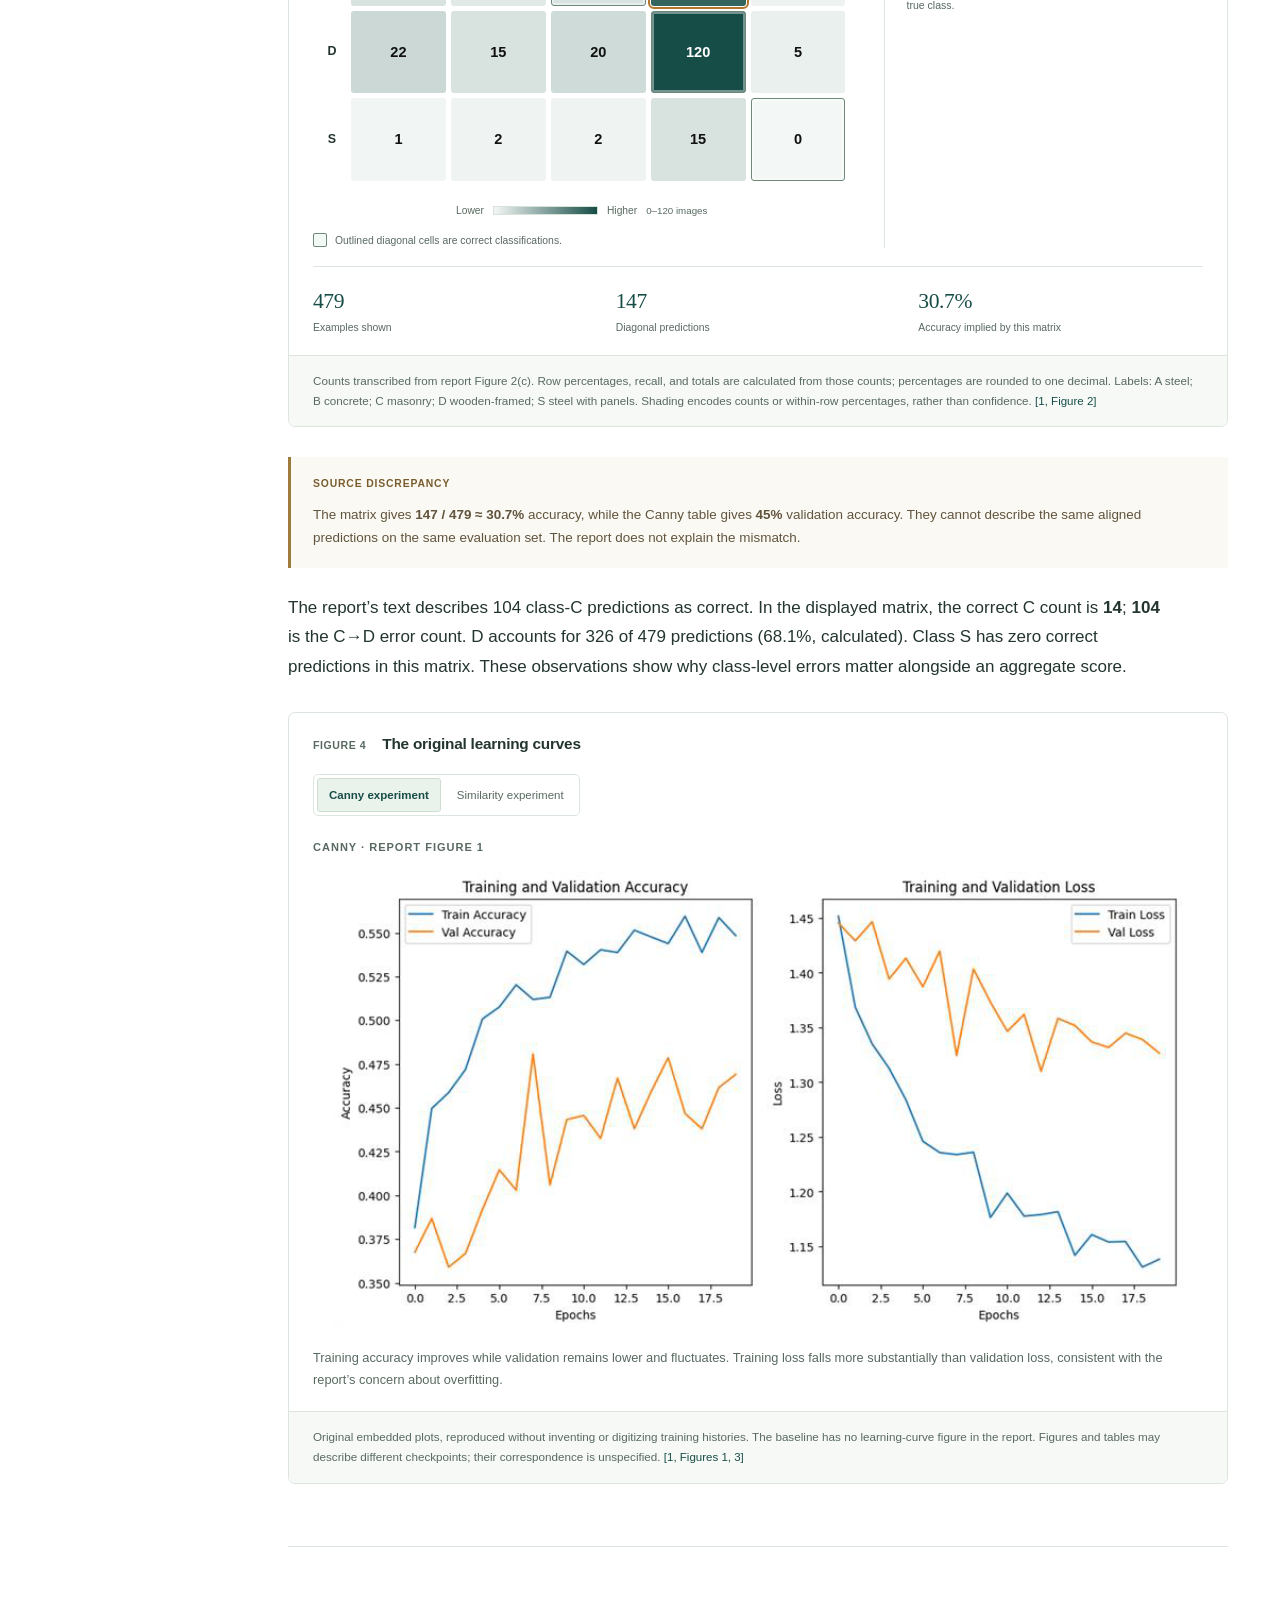
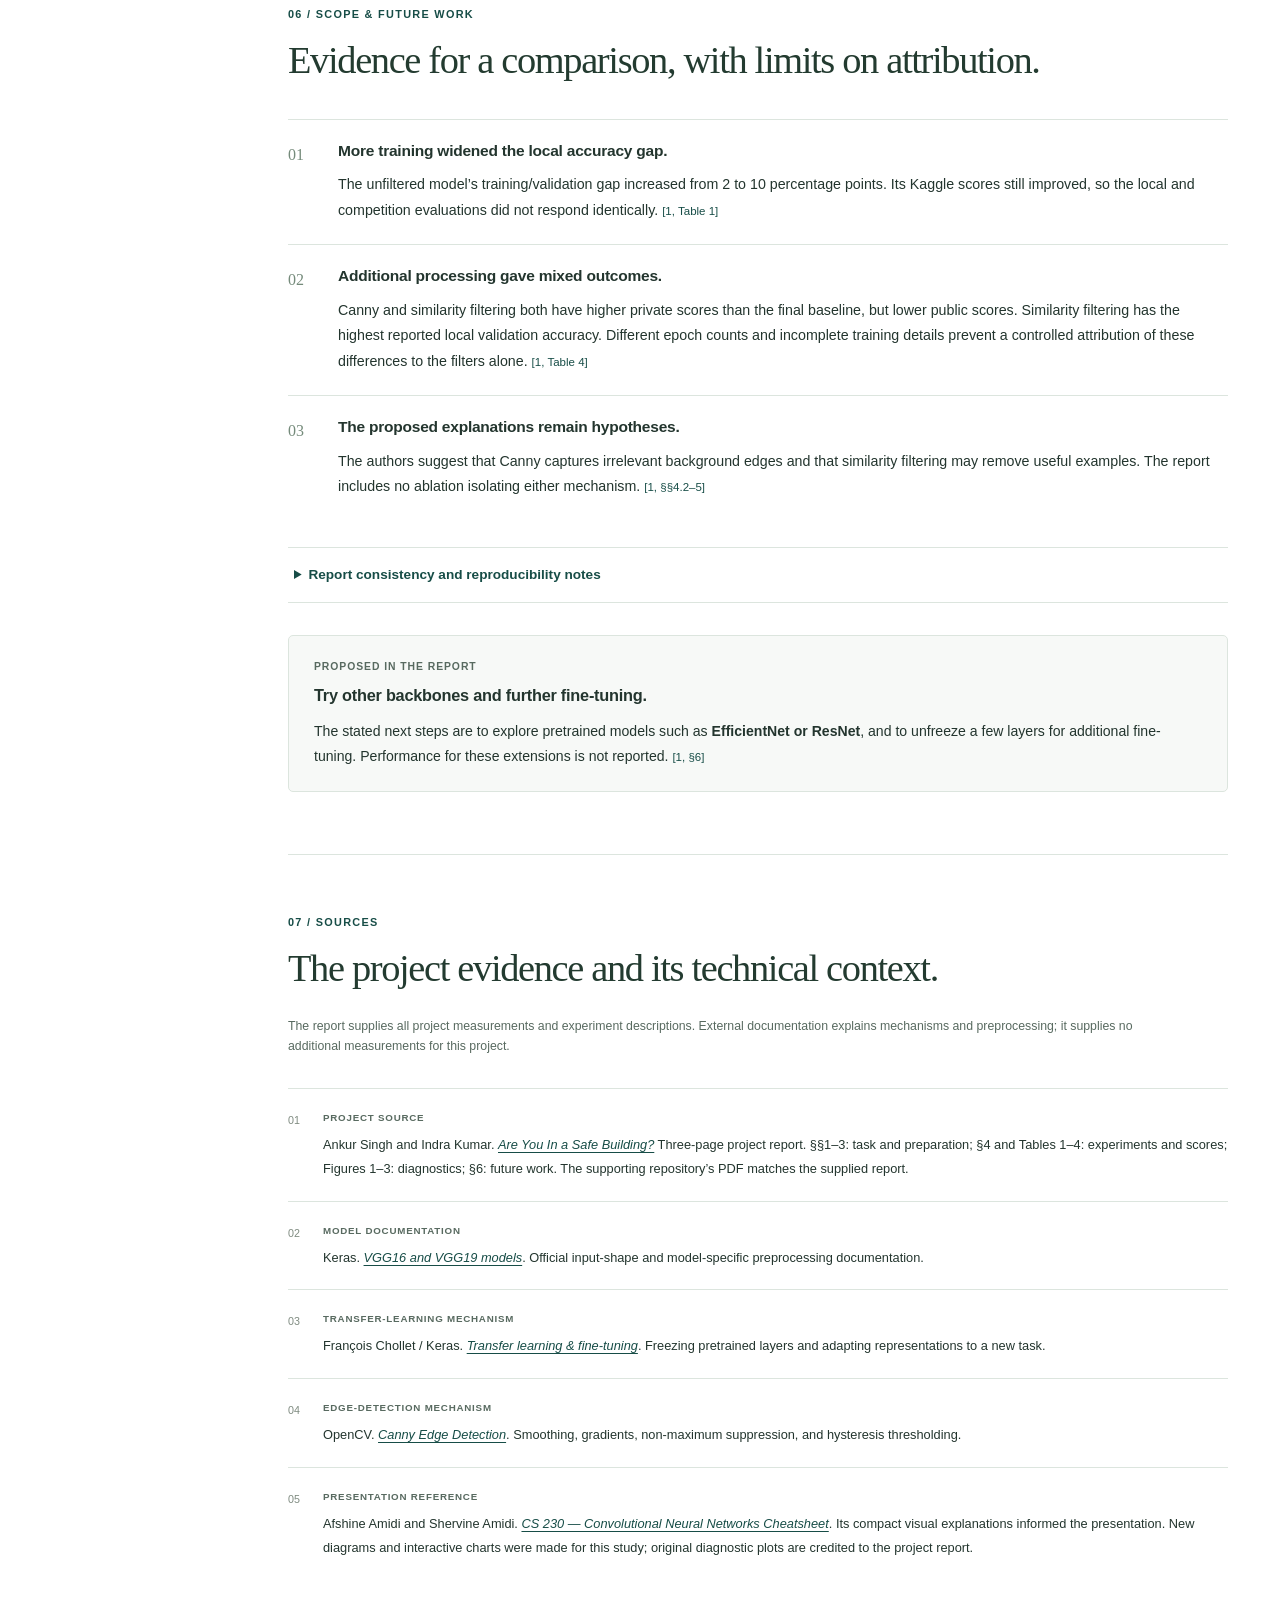
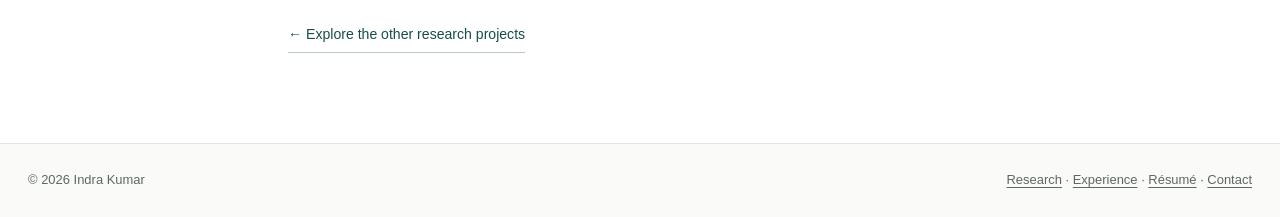
<file: projects/building-classification.html>
<!doctype html>
<html lang="en">
<head>
  <meta charset="utf-8">
  <meta name="viewport" content="width=device-width, initial-scale=1">
  <meta name="color-scheme" content="light">
  <meta name="theme-color" content="#174d47">
  <title>Building-material classification from street-view images | Indra Kumar</title>
  <meta name="description" content="A research study of VGG16 transfer learning for five building categories: exact reported results, Canny and similarity experiments, learning curves, and an interactive confusion matrix.">
  <meta property="og:title" content="Building-material classification from street-view images">
  <meta property="og:description" content="Comparing transfer learning, Canny edges, and feature-similarity filtering on 2,516 grayscale building photographs. Methods, evidence, and experimental scope.">
  <meta property="og:type" content="article">
  <meta property="og:url" content="https://sincerelyindra.github.io/projects/building-classification.html">
  <link rel="canonical" href="https://sincerelyindra.github.io/projects/building-classification.html">
  <link rel="icon" type="image/svg+xml" href="data:image/svg+xml,%3Csvg xmlns=%22http://www.w3.org/2000/svg%22 viewBox=%220 0 64 64%22%3E%3Crect width=%2264%22 height=%2264%22 rx=%228%22 fill=%22%23174d47%22/%3E%3Ctext x=%2232%22 y=%2243%22 text-anchor=%22middle%22 font-family=%22Arial%22 font-size=%2233%22 font-weight=%22700%22 fill=%22white%22%3EIK%3C/text%3E%3C/svg%3E">
  <link rel="stylesheet" href="../assets/style.css">
  <link rel="stylesheet" href="../assets/building-study.css">
  <script src="../assets/site.js" defer></script>
  <script src="../assets/building-study.js" defer></script>
</head>
<body class="building-study">
<a class="skip-link" href="#main">Skip to content</a>
<header class="masthead"><div class="masthead-inner"><a class="site-name" href="../index.html">Indra Kumar</a><button class="menu-toggle" aria-controls="main-navigation" aria-expanded="false" type="button">Menu</button><nav class="main-nav" id="main-navigation" aria-label="Main navigation"><a href="../index.html">About</a><a href="../projects.html" aria-current="page">Research</a><a href="../index.html#experience">Experience</a><a href="../assets/Indra_Resume.pdf">Résumé</a></nav></div></header>
<main id="main">
  <div class="building-hero">
    <a class="study-back" href="../projects.html">← All research projects</a>
    <div class="hero-grid">
      <div class="hero-text">
        <p class="eyebrow">Computer vision · Transfer learning</p>
        <h1>Building-material classification from street-view images</h1>
        <p class="hero-deck">Do edges and feature-based filtering help a pretrained network generalize to building photographs?</p>
        <div class="resource-links">
          <a class="button" href="https://github.com/sincerelyindra/are-you-in-a-safe-building/blob/main/Team_Friday%202.pdf" target="_blank" rel="noopener noreferrer">Read project report ↗</a>
          <a href="https://github.com/sincerelyindra/are-you-in-a-safe-building" target="_blank" rel="noopener noreferrer">Supporting repository ↗</a>
          <a href="#results">Explore the results ↓</a>
        </div>
      </div>
      <aside class="research-brief" aria-label="Study at a glance">
        <p class="eyebrow">A comparative study</p>
        <dl><div><dt>Authors</dt><dd>Indra Kumar<br>Ankur Singh</dd></div><div><dt>Project report</dt><dd><cite>Are You In a Safe Building?</cite></dd></div><div><dt>Task</dt><dd>Five-class image classification</dd></div><div><dt>Backbone</dt><dd>ImageNet-pretrained VGG16</dd></div></dl>
      </aside>
    </div>
    <dl class="study-facts"><div><dt>Input dataset</dt><dd>2,516 <span>grayscale images</span></dd></div><div><dt>Original resolution</dt><dd>400 × 300 <span>pixels per image</span></dd></div><div><dt>Compared treatments</dt><dd>3 <span>baseline, edges, similarity</span></dd></div></dl>
    <p class="provenance">Methods and scores follow the three-page project report. Original plots are reproduced from it; new charts use its tabulated numbers. Derived diagnostics and unresolved discrepancies are identified explicitly. <a class="citation" href="#ref-report">[1, §§1–5]</a></p>
  </div>

  <div class="reading-layout">
    <aside class="study-toc" aria-label="On this page"><p>On this page</p><nav aria-label="Study sections"><a href="#question"><span>01</span> Question &amp; dataset</a><a href="#pipeline"><span>02</span> Transfer-learning pipeline</a><a href="#experiments"><span>03</span> Three experiments</a><a href="#results"><span>04</span> Reported results</a><a href="#diagnostics"><span>05</span> Reading the diagnostics</a><a href="#scope"><span>06</span> Scope &amp; future work</a><a href="#references"><span>07</span> Sources</a></nav><a class="toc-report" href="https://github.com/sincerelyindra/are-you-in-a-safe-building/blob/main/Team_Friday%202.pdf" target="_blank" rel="noopener noreferrer">Project report ↗</a></aside>
    <article class="study-article">
      <section class="study-section" id="question" aria-labelledby="question-title">
        <p class="section-index">01 / Question &amp; dataset</p>
        <h2 id="question-title">Recognizing construction types from appearance.</h2>
        <p class="section-lead">The application motivation is earthquake preparedness. The measured task is to assign a street-view image to one of five building categories.</p>
        <p>The report connects building construction to earthquake preparedness and investigates whether texture and visual patterns can identify the category. The dataset contains 2,516 grayscale images, each 400 × 300 pixels. The project evaluates image classification; structural condition and earthquake resistance are not measured. <a class="citation" href="#ref-report">[1, §§1, 3.1]</a></p>
        <div class="category-key" aria-label="The five target categories"><div><b>A</b><span>Steel</span></div><div><b>B</b><span>Concrete</span></div><div><b>C</b><span>Masonry</span></div><div><b>D</b><span>Wooden-framed</span></div><div><b>S</b><span>Steel with panels</span></div></div>
        <p>The training and validation distribution plots show more D and C examples than the other categories. D is the largest class; S is the smallest. That imbalance matters when interpreting an overall accuracy alongside errors for each class. <a class="citation" href="#ref-report">[1, Figure 2]</a></p>
        <details class="study-details"><summary>Inspect the report’s class-distribution plots</summary><figure class="distribution-figure"><div class="distribution-grid"><div><p class="plot-label">Training set</p><a href="../assets/building-study/training-class-distribution.png" target="_blank" rel="noopener noreferrer" aria-label="Open original training distribution plot"><img src="../assets/building-study/training-class-distribution.png" alt="Original training class-distribution plot. D has the most examples, followed by C; S has the fewest." width="695" height="547" loading="lazy" decoding="async"></a></div><div><p class="plot-label">Validation set</p><a href="../assets/building-study/validation-class-distribution.png" target="_blank" rel="noopener noreferrer" aria-label="Open original validation distribution plot"><img src="../assets/building-study/validation-class-distribution.png" alt="Original validation class-distribution plot, with a similar ordering: D, C, B, A, S." width="695" height="547" loading="lazy" decoding="async"></a></div></div><figcaption>Original images embedded in report Figure 2(a–b), reproduced without redrawing their bars or inferring exact counts. The split fraction and split procedure are not stated. <a class="citation" href="#ref-report">[1, Figure 2]</a></figcaption></figure></details>
      </section>

      <section class="study-section" id="pipeline" aria-labelledby="pipeline-title">
        <p class="section-index">02 / Transfer-learning pipeline</p>
        <h2 id="pipeline-title">Adapt the inputs. Reuse learned visual features.</h2>
        <p>The team chose a pretrained convolutional model to learn from complex spatial patterns. The report argues against linear models operating on image pixels, but includes no measured linear-model baseline. <a class="citation" href="#ref-report">[1, §2]</a></p>
        <figure class="study-figure pipeline-figure">
          <div class="figure-heading"><span class="figure-number">Figure 1</span><h3>The shared preparation and classification task</h3></div>
          <ol class="preparation-steps"><li><span class="step-number">01</span><h4>Resize</h4><p class="step-value">400 × 300<br><span>↓</span><br>224 × 224</p><p>Standardize the input size.</p></li><li><span class="step-number">02</span><h4>Adapt channels</h4><div class="channel-stack" aria-hidden="true"><i></i><i></i><i></i></div><p class="step-value">Grayscale → RGB</p><p>Supply three channels; conversion details are unspecified.</p></li><li><span class="step-number">03</span><h4>Prepare &amp; augment</h4><p class="step-value">Normalize<br>Rotate · Shift</p><p>Report: [0, 1] rescaling and random rotations and width/height shifts.</p></li></ol>
          <div class="backbone-route"><div><span>Prepared input</span><strong>224 × 224 × 3</strong></div><span class="route-arrow" aria-hidden="true">→</span><div class="backbone-box"><span>ImageNet-pretrained</span><strong>VGG16</strong><small>Some layers frozen</small></div><span class="route-arrow" aria-hidden="true">→</span><div><span>Prediction task</span><strong>A · B · C · D · S</strong></div></div>
          <figcaption>Conceptual overview of reported operations, rather than an exact code-level ordering. The classifier head, frozen-layer list, and normalization function are not supplied. Pixel rescaling is preprocessing; random transformations are augmentation. <a class="citation" href="#ref-report">[1, §§3.2–4.1]</a></figcaption>
        </figure>
        <p>Freezing layers preserves their weights during training. Transfer learning reuses a representation learned on another task while trainable components adapt to the new labels. These are general mechanisms; the report does not identify which VGG16 weights were updated. <a class="citation" href="#ref-transfer">[3]</a></p>
        <details class="study-details"><summary>A note on model-specific normalization</summary><p>The report names normalization functions and [0, 1] rescaling without specifying a framework. If Keras’s ImageNet-pretrained VGG16 was used, its documented preprocessing converts RGB to BGR and subtracts channel means without scaling. The implementation would need to be inspected to resolve compatibility; this page does not assume a particular function was used. <a class="citation" href="#ref-vgg">[2]</a></p></details>
      </section>

      <section class="study-section" id="experiments" aria-labelledby="experiments-title">
        <p class="section-index">03 / Three experiments</p>
        <h2 id="experiments-title">Three ways to treat the same classification problem.</h2>
        <p class="section-lead">The interventions change the image representation or dataset selection. Each still uses VGG16.</p>
        <div class="experiment-list">
          <div class="experiment"><span class="experiment-number">A</span><div><p class="method-label">Baseline / No additional filter</p><h3>Train the pretrained model longer.</h3><p>The initial run reached 56% training and 54% validation accuracy after 10 epochs. The team then increased training duration: training accuracy rose to 60%, while validation fell to 50%. The widening gap was interpreted as overfitting. Both Kaggle scores nevertheless increased. <a class="citation" href="#ref-report">[1, §4.1, Table 1]</a></p><div class="epoch-comparison"><div><span>10 epochs</span><strong>56% / 54%</strong><small>Training / validation</small></div><span aria-hidden="true">→</span><div><span>More than 10 epochs</span><strong>60% / 50%</strong><small>Training / validation</small></div></div></div></div>
          <div class="experiment"><span class="experiment-number">B</span><div><p class="method-label">Representation / Canny edges</p><h3>Emphasize changes in image intensity.</h3><p>Canny processing was introduced to expose boundaries that might carry structural information. The report describes Gaussian smoothing followed by gradient magnitude and direction. <a class="citation" href="#ref-report">[1, §4.2]</a></p><div class="equation-block"><p class="equation-label">Gaussian smoothing · coordinates measured from the kernel center</p><math display="block" aria-label="H of u v equals one over two pi sigma squared, multiplied by exp of negative u squared plus v squared over two sigma squared"><mrow><mi>H</mi><mo>(</mo><mi>u</mi><mo>,</mo><mi>v</mi><mo>)</mo><mo>=</mo><mfrac><mn>1</mn><mrow><mn>2</mn><mi>π</mi><msup><mi>σ</mi><mn>2</mn></msup></mrow></mfrac><mo>exp</mo><mo>(</mo><mo>−</mo><mfrac><mrow><msup><mi>u</mi><mn>2</mn></msup><mo>+</mo><msup><mi>v</mi><mn>2</mn></msup></mrow><mrow><mn>2</mn><msup><mi>σ</mi><mn>2</mn></msup></mrow></mfrac><mo>)</mo></mrow></math><div class="gradient-equations"><math aria-label="G equals square root of G x squared plus G y squared"><mrow><mi>G</mi><mo>=</mo><msqrt><mrow><msubsup><mi>G</mi><mi>x</mi><mn>2</mn></msubsup><mo>+</mo><msubsup><mi>G</mi><mi>y</mi><mn>2</mn></msubsup></mrow></msqrt></mrow></math><math aria-label="Theta equals atan2 of G y and G x"><mrow><mi>θ</mi><mo>=</mo><mi mathvariant="normal">atan2</mi><mo>(</mo><msub><mi>G</mi><mi>y</mi></msub><mo>,</mo><msub><mi>G</mi><mi>x</mi></msub><mo>)</mo></mrow></math></div></div><p class="study-small">The full Canny algorithm also thins edges using non-maximum suppression and links qualifying edges using hysteresis thresholds. This is algorithmic context from OpenCV; project threshold values are not reported. <a class="citation" href="#ref-canny">[4]</a></p><p>After 20 epochs, the report records 55% training and 45% validation accuracy. The authors suggest that edges from trees or ground surfaces could hurt generalization. That explanation is a hypothesis; no background-removal ablation is reported. <a class="citation" href="#ref-report">[1, §4.2]</a></p></div></div>
          <div class="experiment"><span class="experiment-number">C</span><div><p class="method-label">Dataset selection / Feature similarity</p><h3>Compare photographs in VGG16 feature space.</h3><p>The third approach extracts feature vectors using VGG16 and assesses image similarity with Euclidean distance. Smaller distances indicate closer feature representations. The filtering threshold and rule for retaining images are unspecified. <a class="citation" href="#ref-report">[1, §4.3]</a></p><div class="equation-block similarity-equation"><p class="equation-label">Distance between two <var>n</var>-dimensional feature vectors</p><math display="block" aria-label="Distance between x and y equals the square root of the sum from i equals one to n of x i minus y i squared"><mrow><mi>d</mi><mo>(</mo><mi mathvariant="bold">x</mi><mo>,</mo><mi mathvariant="bold">y</mi><mo>)</mo><mo>=</mo><msqrt><mrow><munderover><mo>∑</mo><mrow><mi>i</mi><mo>=</mo><mn>1</mn></mrow><mi>n</mi></munderover><msup><mrow><mo>(</mo><msub><mi>x</mi><mi>i</mi></msub><mo>−</mo><msub><mi>y</mi><mi>i</mi></msub><mo>)</mo></mrow><mn>2</mn></msup></mrow></msqrt></mrow></math></div><div class="retention-note"><strong>2,516 → 2,492</strong><span>Reported dataset size after filtering: 24 fewer images (0.95%, calculated from the reported counts).</span></div><p>The table reports 58% training and 57.8% validation accuracy, but the public score decreases relative to the baseline. The authors suggest that useful examples may have been removed; the report does not establish which removed images were essential. Whole-image similarity does not establish that background objects were excluded. <a class="citation" href="#ref-report">[1, §§4.3–5]</a></p></div></div>
        </div>
      </section>

      <section class="study-section" id="results" aria-labelledby="results-title">
        <p class="section-index">04 / Reported results</p>
        <h2 id="results-title">The leading approach depends on the evaluation.</h2>
        <p class="section-lead">Plain VGG16 leads on the public score. Canny leads on the private score. Similarity filtering leads on reported validation accuracy.</p>
        <figure class="study-figure comparison-figure">
          <div class="figure-heading"><span class="figure-number">Figure 2</span><h3>Compare the final reported configurations</h3></div>
          <div class="figure-toolbar"><div class="study-controls enhancement-only" role="group" aria-label="Comparison metric"><button type="button" data-chart-mode="leaderboard" aria-pressed="true">Leaderboard scores</button><button type="button" data-chart-mode="accuracy" aria-pressed="false">Local accuracy</button></div><div class="chart-legend"><span><i class="legend-primary"></i><span id="legend-primary">Public</span></span><span><i class="legend-secondary"></i><span id="legend-secondary">Private</span></span></div></div>
          <div class="diagram-scroll" tabindex="0" role="region" aria-label="Result comparison chart; scroll horizontally on narrow screens"><svg id="comparison-chart" viewBox="0 0 820 370" role="img" aria-labelledby="comparison-title comparison-desc"><title id="comparison-title">Public and private Kaggle scores</title><desc id="comparison-desc">No filter: public 0.497, private 0.389. Canny: public 0.468, private 0.412. Similarity: public 0.441, private 0.403. Axis starts at zero. The scoring metric is not specified in the report.</desc><g class="chart-grid"><path d="M220 40V306"/><path d="M342.5 40V306"/><path d="M465 40V306"/><path d="M587.5 40V306"/><path d="M710 40V306"/></g><g class="chart-axis"><path d="M220 306H710"/><text x="220" y="332">0.00</text><text x="342.5" y="332">0.25</text><text x="465" y="332">0.50</text><text x="587.5" y="332">0.75</text><text x="710" y="332">1.00</text><text id="chart-axis-label" x="465" y="361">Kaggle score · metric unspecified</text></g><text class="chart-row-label" x="200" y="84">No filter</text><rect data-bar="0-0" class="chart-bar series-0" x="220" y="60" width="243.530" height="16" rx="2"/><text data-value="0-0" class="chart-value" x="473.530" y="73">0.497</text><rect data-bar="0-1" class="chart-bar series-1" x="220" y="84" width="190.610" height="16" rx="2"/><text data-value="0-1" class="chart-value" x="420.610" y="97">0.389</text><text class="chart-row-label" x="200" y="167">Canny edges</text><rect data-bar="1-0" class="chart-bar series-0" x="220" y="143" width="229.320" height="16" rx="2"/><text data-value="1-0" class="chart-value" x="459.320" y="156">0.468</text><rect data-bar="1-1" class="chart-bar series-1" x="220" y="167" width="201.880" height="16" rx="2"/><text data-value="1-1" class="chart-value" x="431.880" y="180">0.412</text><text class="chart-row-label" x="200" y="250">Similarity filter</text><rect data-bar="2-0" class="chart-bar series-0" x="220" y="226" width="216.090" height="16" rx="2"/><text data-value="2-0" class="chart-value" x="446.090" y="239">0.441</text><rect data-bar="2-1" class="chart-bar series-1" x="220" y="250" width="197.470" height="16" rx="2"/><text data-value="2-1" class="chart-value" x="427.470" y="263">0.403</text></svg></div>
          <p class="chart-insight" id="chart-insight" aria-live="polite">The baseline has the highest public score (0.497); Canny has the highest private score (0.412). There is no single leader across both.</p>
          <figcaption>Drawn from report Table 4. Bars begin at zero. Local accuracies are percentages; leaderboard values are retained as scores because the competition metric is unspecified. No variability estimates or repeated-run statistics are reported. <a class="citation" href="#ref-report">[1, Table 4]</a></figcaption>
        </figure>
        <div class="table-scroll" tabindex="0" role="region" aria-label="All reported results; scroll horizontally"><table class="study-table results-table"><caption>Table 1 · All tabulated experiments <a class="citation" href="#ref-report">[1, Tables 1–4]</a></caption><thead><tr><th scope="col">Configuration</th><th scope="col">Epochs</th><th scope="col">Train accuracy</th><th scope="col">Validation accuracy</th><th scope="col">Public score</th><th scope="col">Private score</th></tr></thead><tbody><tr><th scope="row">No filter · initial</th><td>10</td><td>56%</td><td>54%</td><td>0.464</td><td>0.372</td></tr><tr><th scope="row">No filter · longer run</th><td>&gt;10</td><td>60%</td><td>50%</td><td class="best">0.497</td><td>0.389</td></tr><tr><th scope="row">Canny edges</th><td>20</td><td>55%</td><td>45%</td><td>0.468</td><td class="best">0.412</td></tr><tr><th scope="row">Similarity filter</th><td>30*</td><td>58%</td><td class="best">57.8%</td><td>0.441*</td><td>0.403</td></tr></tbody></table></div>
        <p class="table-note">Emphasis marks the highest validation, public, and private results. *The similarity plot extends to roughly 50 epochs; the paragraph gives public score 0.443, while both tables give 0.441. These discrepancies remain unresolved. <a href="#report-discrepancies">See the source notes.</a></p>
        <div class="result-reading"><div><h3>Training fit</h3><p>Training accuracy measures fit to examples used for learning. A higher value alone does not establish better generalization.</p></div><div><h3>Held-out behavior</h3><p>Local validation and Kaggle evaluation give different rankings here. Their results should be read separately; the report does not specify the competition scoring metric.</p></div></div>
      </section>

      <section class="study-section" id="diagnostics" aria-labelledby="diagnostics-title">
        <p class="section-index">05 / Reading the diagnostics</p>
        <h2 id="diagnostics-title">A strong tendency to predict wooden frames.</h2>
        <p>The report’s Figure 2(c), placed in the Canny section, shows many examples from other categories being predicted as D. The matrix below reproduces every displayed count. Its relationship to the tabulated validation result is unresolved. <a class="citation" href="#ref-report">[1, §4.2, Figure 2]</a></p>
        <figure class="study-figure confusion-figure">
          <div class="figure-heading"><span class="figure-number">Figure 3</span><h3>Inspect the reported confusion matrix</h3></div>
          <div class="figure-toolbar"><div class="study-controls enhancement-only" role="group" aria-label="Confusion matrix display"><button type="button" data-matrix-mode="counts" aria-pressed="true">Image counts</button><button type="button" data-matrix-mode="percent" aria-pressed="false">Within each true class</button></div><p class="matrix-help enhancement-only">Select a cell · arrow keys move between cells</p></div>
          <div class="matrix-layout"><div class="matrix-container"><table class="confusion-matrix" aria-describedby="matrix-caption"><caption id="matrix-table-caption">True class ↓ / Predicted class → · counts</caption><thead><tr><th scope="col"><span class="visually-hidden">True class</span></th><th scope="col">A</th><th scope="col">B</th><th scope="col">C</th><th scope="col">D</th><th scope="col">S</th></tr></thead><tbody><tr><th scope="row"><span>A</span></th><td><button type="button" disabled class="matrix-cell" data-row="0" data-column="0" data-correct="true" aria-pressed="false" aria-label="True A, Steel; predicted A, Steel: 4 images, 6.8% of true A" tabindex="-1" style="--cell-bg:rgb(236,241,239);--cell-ink:#111"><span class="cell-value">4</span></button></td><td><button type="button" disabled class="matrix-cell" data-row="0" data-column="1" data-correct="false" aria-pressed="false" aria-label="True A, Steel; predicted B, Concrete: 6 images, 10.2% of true A" tabindex="-1" style="--cell-bg:rgb(232,238,236);--cell-ink:#111"><span class="cell-value">6</span></button></td><td><button type="button" disabled class="matrix-cell" data-row="0" data-column="2" data-correct="false" aria-pressed="false" aria-label="True A, Steel; predicted C, Masonry: 11 images, 18.6% of true A" tabindex="-1" style="--cell-bg:rgb(223,231,229);--cell-ink:#111"><span class="cell-value">11</span></button></td><td><button type="button" disabled class="matrix-cell" data-row="0" data-column="3" data-correct="false" aria-pressed="false" aria-label="True A, Steel; predicted D, Wooden-framed: 38 images, 64.4% of true A" tabindex="-1" style="--cell-bg:rgb(173,193,190);--cell-ink:#111"><span class="cell-value">38</span></button></td><td><button type="button" disabled class="matrix-cell" data-row="0" data-column="4" data-correct="false" aria-pressed="false" aria-label="True A, Steel; predicted S, Steel with panels: 0 images, 0.0% of true A" tabindex="-1" style="--cell-bg:rgb(243,247,245);--cell-ink:#111"><span class="cell-value">0</span></button></td></tr><tr><th scope="row"><span>B</span></th><td><button type="button" disabled class="matrix-cell" data-row="1" data-column="0" data-correct="false" aria-pressed="false" aria-label="True B, Concrete; predicted A, Steel: 7 images, 9.7% of true B" tabindex="-1" style="--cell-bg:rgb(230,237,235);--cell-ink:#111"><span class="cell-value">7</span></button></td><td><button type="button" disabled class="matrix-cell" data-row="1" data-column="1" data-correct="true" aria-pressed="false" aria-label="True B, Concrete; predicted B, Concrete: 9 images, 12.5% of true B" tabindex="-1" style="--cell-bg:rgb(226,234,232);--cell-ink:#111"><span class="cell-value">9</span></button></td><td><button type="button" disabled class="matrix-cell" data-row="1" data-column="2" data-correct="false" aria-pressed="false" aria-label="True B, Concrete; predicted C, Masonry: 5 images, 6.9% of true B" tabindex="-1" style="--cell-bg:rgb(234,240,238);--cell-ink:#111"><span class="cell-value">5</span></button></td><td><button type="button" disabled class="matrix-cell" data-row="1" data-column="3" data-correct="false" aria-pressed="false" aria-label="True B, Concrete; predicted D, Wooden-framed: 49 images, 68.1% of true B" tabindex="-1" style="--cell-bg:rgb(153,178,174);--cell-ink:#111"><span class="cell-value">49</span></button></td><td><button type="button" disabled class="matrix-cell" data-row="1" data-column="4" data-correct="false" aria-pressed="false" aria-label="True B, Concrete; predicted S, Steel with panels: 2 images, 2.8% of true B" tabindex="-1" style="--cell-bg:rgb(239,244,242);--cell-ink:#111"><span class="cell-value">2</span></button></td></tr><tr><th scope="row"><span>C</span></th><td><button type="button" disabled class="matrix-cell" data-row="2" data-column="0" data-correct="false" aria-pressed="false" aria-label="True C, Masonry; predicted A, Steel: 15 images, 10.3% of true C" tabindex="-1" style="--cell-bg:rgb(216,226,223);--cell-ink:#111"><span class="cell-value">15</span></button></td><td><button type="button" disabled class="matrix-cell" data-row="2" data-column="1" data-correct="false" aria-pressed="false" aria-label="True C, Masonry; predicted B, Concrete: 10 images, 6.8% of true C" tabindex="-1" style="--cell-bg:rgb(225,233,230);--cell-ink:#111"><span class="cell-value">10</span></button></td><td><button type="button" disabled class="matrix-cell" data-row="2" data-column="2" data-correct="true" aria-pressed="false" aria-label="True C, Masonry; predicted C, Masonry: 14 images, 9.6% of true C" tabindex="-1" style="--cell-bg:rgb(217,227,225);--cell-ink:#111"><span class="cell-value">14</span></button></td><td><button type="button" disabled class="matrix-cell is-selected" data-row="2" data-column="3" data-correct="false" aria-pressed="true" aria-label="True C, Masonry; predicted D, Wooden-framed: 104 images, 71.2% of true C" tabindex="0" style="--cell-bg:rgb(52,100,94);--cell-ink:#fff"><span class="cell-value">104</span></button></td><td><button type="button" disabled class="matrix-cell" data-row="2" data-column="4" data-correct="false" aria-pressed="false" aria-label="True C, Masonry; predicted S, Steel with panels: 3 images, 2.1% of true C" tabindex="-1" style="--cell-bg:rgb(238,243,241);--cell-ink:#111"><span class="cell-value">3</span></button></td></tr><tr><th scope="row"><span>D</span></th><td><button type="button" disabled class="matrix-cell" data-row="3" data-column="0" data-correct="false" aria-pressed="false" aria-label="True D, Wooden-framed; predicted A, Steel: 22 images, 12.1% of true D" tabindex="-1" style="--cell-bg:rgb(203,216,213);--cell-ink:#111"><span class="cell-value">22</span></button></td><td><button type="button" disabled class="matrix-cell" data-row="3" data-column="1" data-correct="false" aria-pressed="false" aria-label="True D, Wooden-framed; predicted B, Concrete: 15 images, 8.2% of true D" tabindex="-1" style="--cell-bg:rgb(216,226,223);--cell-ink:#111"><span class="cell-value">15</span></button></td><td><button type="button" disabled class="matrix-cell" data-row="3" data-column="2" data-correct="false" aria-pressed="false" aria-label="True D, Wooden-framed; predicted C, Masonry: 20 images, 11.0% of true D" tabindex="-1" style="--cell-bg:rgb(206,219,216);--cell-ink:#111"><span class="cell-value">20</span></button></td><td><button type="button" disabled class="matrix-cell" data-row="3" data-column="3" data-correct="true" aria-pressed="false" aria-label="True D, Wooden-framed; predicted D, Wooden-framed: 120 images, 65.9% of true D" tabindex="-1" style="--cell-bg:rgb(23,77,71);--cell-ink:#fff"><span class="cell-value">120</span></button></td><td><button type="button" disabled class="matrix-cell" data-row="3" data-column="4" data-correct="false" aria-pressed="false" aria-label="True D, Wooden-framed; predicted S, Steel with panels: 5 images, 2.7% of true D" tabindex="-1" style="--cell-bg:rgb(234,240,238);--cell-ink:#111"><span class="cell-value">5</span></button></td></tr><tr><th scope="row"><span>S</span></th><td><button type="button" disabled class="matrix-cell" data-row="4" data-column="0" data-correct="false" aria-pressed="false" aria-label="True S, Steel with panels; predicted A, Steel: 1 images, 5.0% of true S" tabindex="-1" style="--cell-bg:rgb(241,246,244);--cell-ink:#111"><span class="cell-value">1</span></button></td><td><button type="button" disabled class="matrix-cell" data-row="4" data-column="1" data-correct="false" aria-pressed="false" aria-label="True S, Steel with panels; predicted B, Concrete: 2 images, 10.0% of true S" tabindex="-1" style="--cell-bg:rgb(239,244,242);--cell-ink:#111"><span class="cell-value">2</span></button></td><td><button type="button" disabled class="matrix-cell" data-row="4" data-column="2" data-correct="false" aria-pressed="false" aria-label="True S, Steel with panels; predicted C, Masonry: 2 images, 10.0% of true S" tabindex="-1" style="--cell-bg:rgb(239,244,242);--cell-ink:#111"><span class="cell-value">2</span></button></td><td><button type="button" disabled class="matrix-cell" data-row="4" data-column="3" data-correct="false" aria-pressed="false" aria-label="True S, Steel with panels; predicted D, Wooden-framed: 15 images, 75.0% of true S" tabindex="-1" style="--cell-bg:rgb(216,226,223);--cell-ink:#111"><span class="cell-value">15</span></button></td><td><button type="button" disabled class="matrix-cell" data-row="4" data-column="4" data-correct="true" aria-pressed="false" aria-label="True S, Steel with panels; predicted S, Steel with panels: 0 images, 0.0% of true S" tabindex="-1" style="--cell-bg:rgb(243,247,245);--cell-ink:#111"><span class="cell-value">0</span></button></td></tr></tbody></table><div class="matrix-scale"><span>Lower</span><i aria-hidden="true"></i><span>Higher</span><small id="matrix-scale-unit">0–120 images</small></div><p class="matrix-key"><span class="diagonal-key" aria-hidden="true"></span>Outlined diagonal cells are correct classifications.</p></div><div class="cell-inspector" aria-live="polite" aria-atomic="true"><p class="method-label" id="cell-status">Off diagonal / Misclassification</p><p class="cell-direction" id="cell-direction">True C → Predicted D</p><p class="cell-count" id="cell-count">104 <span>images</span></p><p id="cell-description">104 of 146 masonry examples were predicted as wooden-framed buildings (71.2%).</p><div class="inspector-rule"></div><p class="inspector-label">Correctly recognized in this true class</p><p class="cell-recall" id="cell-recall">14 / 146 <span>· 9.6% recall</span></p><p class="study-small">Recall = correct predictions for a class ÷ all examples of that true class.</p></div></div>
          <div class="matrix-summary"><div><strong>479</strong><span>Examples shown</span></div><div><strong>147</strong><span>Diagonal predictions</span></div><div><strong>30.7%</strong><span>Accuracy implied by this matrix</span></div></div>
          <figcaption id="matrix-caption">Counts transcribed from report Figure 2(c). Row percentages, recall, and totals are calculated from those counts; percentages are rounded to one decimal. Labels: A steel; B concrete; C masonry; D wooden-framed; S steel with panels. Shading encodes counts or within-row percentages, rather than confidence. <a class="citation" href="#ref-report">[1, Figure 2]</a></figcaption>
        </figure>
        <div class="evidence-note"><span class="note-label">Source discrepancy</span><p>The matrix gives <strong>147 / 479 ≈ 30.7%</strong> accuracy, while the Canny table gives <strong>45%</strong> validation accuracy. They cannot describe the same aligned predictions on the same evaluation set. The report does not explain the mismatch.</p></div>
        <p>The report’s text describes 104 class-C predictions as correct. In the displayed matrix, the correct C count is <strong>14</strong>; <strong>104</strong> is the C→D error count. D accounts for 326 of 479 predictions (68.1%, calculated). Class S has zero correct predictions in this matrix. These observations show why class-level errors matter alongside an aggregate score.</p>
        <figure class="study-figure curves-figure">
          <div class="figure-heading"><span class="figure-number">Figure 4</span><h3>The original learning curves</h3></div>
          <div class="study-controls enhancement-only" role="group" aria-label="Choose original learning curves"><button type="button" data-curve="canny" aria-pressed="true">Canny experiment</button><button type="button" data-curve="similarity" aria-pressed="false">Similarity experiment</button></div>
          <div class="curve-panel" data-curve-panel="canny"><p class="plot-label">Canny · report Figure 1</p><a href="../assets/building-study/canny-learning-curves.png" target="_blank" rel="noopener noreferrer" aria-label="Open original Canny learning curves"><img src="../assets/building-study/canny-learning-curves.png" alt="Original Canny curves over 20 epochs. Training accuracy rises to about 55%, while validation remains lower and noisy. Training loss decreases more than validation loss." width="800" height="430" loading="lazy" decoding="async"></a><p class="curve-reading">Training accuracy improves while validation remains lower and fluctuates. Training loss falls more substantially than validation loss, consistent with the report’s concern about overfitting.</p></div>
          <div class="curve-panel" data-curve-panel="similarity"><p class="plot-label">Similarity · report Figure 3</p><a href="../assets/building-study/similarity-learning-curves.png" target="_blank" rel="noopener noreferrer" aria-label="Open original similarity learning curves"><img src="../assets/building-study/similarity-learning-curves.png" alt="Original similarity curves extending to approximately 50 epochs. Both accuracies improve initially; later training loss is below validation loss and validation accuracy fluctuates." width="1010" height="547" loading="lazy" decoding="async"></a><p class="curve-reading">Both losses decline initially, then training loss becomes progressively lower. The plotted history spans about 50 epochs, whereas the table lists 30; the report does not explain the checkpoint correspondence.</p></div>
          <figcaption>Original embedded plots, reproduced without inventing or digitizing training histories. The baseline has no learning-curve figure in the report. Figures and tables may describe different checkpoints; their correspondence is unspecified. <a class="citation" href="#ref-report">[1, Figures 1, 3]</a></figcaption>
        </figure>
      </section>

      <section class="study-section" id="scope" aria-labelledby="scope-title">
        <p class="section-index">06 / Scope &amp; future work</p>
        <h2 id="scope-title">Evidence for a comparison, with limits on attribution.</h2>
        <div class="finding-list"><div><span>01</span><div><h3>More training widened the local accuracy gap.</h3><p>The unfiltered model’s training/validation gap increased from 2 to 10 percentage points. Its Kaggle scores still improved, so the local and competition evaluations did not respond identically. <a class="citation" href="#ref-report">[1, Table 1]</a></p></div></div><div><span>02</span><div><h3>Additional processing gave mixed outcomes.</h3><p>Canny and similarity filtering both have higher private scores than the final baseline, but lower public scores. Similarity filtering has the highest reported local validation accuracy. Different epoch counts and incomplete training details prevent a controlled attribution of these differences to the filters alone. <a class="citation" href="#ref-report">[1, Table 4]</a></p></div></div><div><span>03</span><div><h3>The proposed explanations remain hypotheses.</h3><p>The authors suggest that Canny captures irrelevant background edges and that similarity filtering may remove useful examples. The report includes no ablation isolating either mechanism. <a class="citation" href="#ref-report">[1, §§4.2–5]</a></p></div></div></div>
        <details class="study-details discrepancy-details" id="report-discrepancies"><summary>Report consistency and reproducibility notes</summary><div class="table-scroll" tabindex="0" role="region" aria-label="Source inconsistencies"><table class="study-table"><caption>Source notes · discrepancies retained explicitly</caption><thead><tr><th scope="col">Item</th><th scope="col">What the source contains</th><th scope="col">Treatment on this page</th></tr></thead><tbody><tr><th scope="row">Class-C interpretation</th><td>Text calls 104 correct; Figure 2(c) shows 14 correct and 104 C→D errors.</td><td>Matrix cells determine the displayed diagnostic; the text discrepancy is disclosed.</td></tr><tr><th scope="row">Canny accuracy</th><td>Table 2: 45% validation. Figure 2(c): 147 correct among 479 examples, or 30.7%.</td><td>Table and matrix are presented as separate, unresolved evidence.</td></tr><tr><th scope="row">Similarity public score</th><td>Paragraph: 0.443. Tables 3 and 4: 0.441.</td><td>Results use the value shared by both tables, with the paragraph value noted.</td></tr><tr><th scope="row">Similarity epochs</th><td>Table 3: 30. Figure 3: roughly 50 epochs.</td><td>No checkpoint correspondence is inferred.</td></tr></tbody></table></div><p>The report does not provide the classifier head, frozen-layer list, optimizer, learning rate, loss, batch size, split procedure, seed, Canny settings, similarity threshold, or Kaggle evaluation metric. Individual responsibilities are not specified; this page credits the work to both authors.</p></details>
        <div class="future-work"><p class="method-label">Proposed in the report</p><h3>Try other backbones and further fine-tuning.</h3><p>The stated next steps are to explore pretrained models such as <strong>EfficientNet or ResNet</strong>, and to unfreeze a few layers for additional fine-tuning. Performance for these extensions is not reported. <a class="citation" href="#ref-report">[1, §6]</a></p></div>
      </section>

      <section class="study-section references-section" id="references" aria-labelledby="references-title">
        <p class="section-index">07 / Sources</p>
        <h2 id="references-title">The project evidence and its technical context.</h2>
        <p class="study-small">The report supplies all project measurements and experiment descriptions. External documentation explains mechanisms and preprocessing; it supplies no additional measurements for this project.</p>
        <ol class="reference-list"><li id="ref-report"><span class="reference-tag">Project source</span><p>Ankur Singh and Indra Kumar. <a href="https://github.com/sincerelyindra/are-you-in-a-safe-building/blob/main/Team_Friday%202.pdf" target="_blank" rel="noopener noreferrer"><cite>Are You In a Safe Building?</cite></a> Three-page project report. §§1–3: task and preparation; §4 and Tables 1–4: experiments and scores; Figures 1–3: diagnostics; §6: future work. The supporting repository’s PDF matches the supplied report.</p></li><li id="ref-vgg"><span class="reference-tag">Model documentation</span><p>Keras. <a href="https://keras.io/api/applications/vgg/vgg_models/" target="_blank" rel="noopener noreferrer"><cite>VGG16 and VGG19 models</cite></a>. Official input-shape and model-specific preprocessing documentation.</p></li><li id="ref-transfer"><span class="reference-tag">Transfer-learning mechanism</span><p>François Chollet / Keras. <a href="https://keras.io/guides/transfer_learning/" target="_blank" rel="noopener noreferrer"><cite>Transfer learning &amp; fine-tuning</cite></a>. Freezing pretrained layers and adapting representations to a new task.</p></li><li id="ref-canny"><span class="reference-tag">Edge-detection mechanism</span><p>OpenCV. <a href="https://docs.opencv.org/4.x/da/d22/tutorial_py_canny.html" target="_blank" rel="noopener noreferrer"><cite>Canny Edge Detection</cite></a>. Smoothing, gradients, non-maximum suppression, and hysteresis thresholding.</p></li><li id="ref-design"><span class="reference-tag">Presentation reference</span><p>Afshine Amidi and Shervine Amidi. <a href="https://stanford.edu/~shervine/teaching/cs-230/cheatsheet-convolutional-neural-networks/" target="_blank" rel="noopener noreferrer"><cite>CS 230 — Convolutional Neural Networks Cheatsheet</cite></a>. Its compact visual explanations informed the presentation. New diagrams and interactive charts were made for this study; original diagnostic plots are credited to the project report.</p></li></ol>
        <a class="study-end-link" href="../projects.html">← Explore the other research projects</a>
      </section>
    </article>
  </div>
</main>
<footer class="footer"><div class="footer-inner"><p>© 2026 Indra Kumar</p><p><a href="../projects.html">Research</a> · <a href="../index.html#experience">Experience</a> · <a href="../assets/Indra_Resume.pdf">Résumé</a> · <a href="mailto:indrak@iisc.ac.in">Contact</a></p></div></footer>
<script type="application/json" id="building-study-data">{"classes":["A","B","C","D","S"],"names":["Steel","Concrete","Masonry","Wooden-framed","Steel with panels"],"matrix":[[4,6,11,38,0],[7,9,5,49,2],[15,10,14,104,3],[22,15,20,120,5],[1,2,2,15,0]],"results":[{"name":"VGG16 · no filter","train":0.6,"validation":0.5,"public":0.497,"private":0.389},{"name":"VGG16 · Canny edges","train":0.55,"validation":0.45,"public":0.468,"private":0.412},{"name":"VGG16 · similarity","train":0.58,"validation":0.578,"public":0.441,"private":0.403}]}</script>
</body>
</html>
</file>
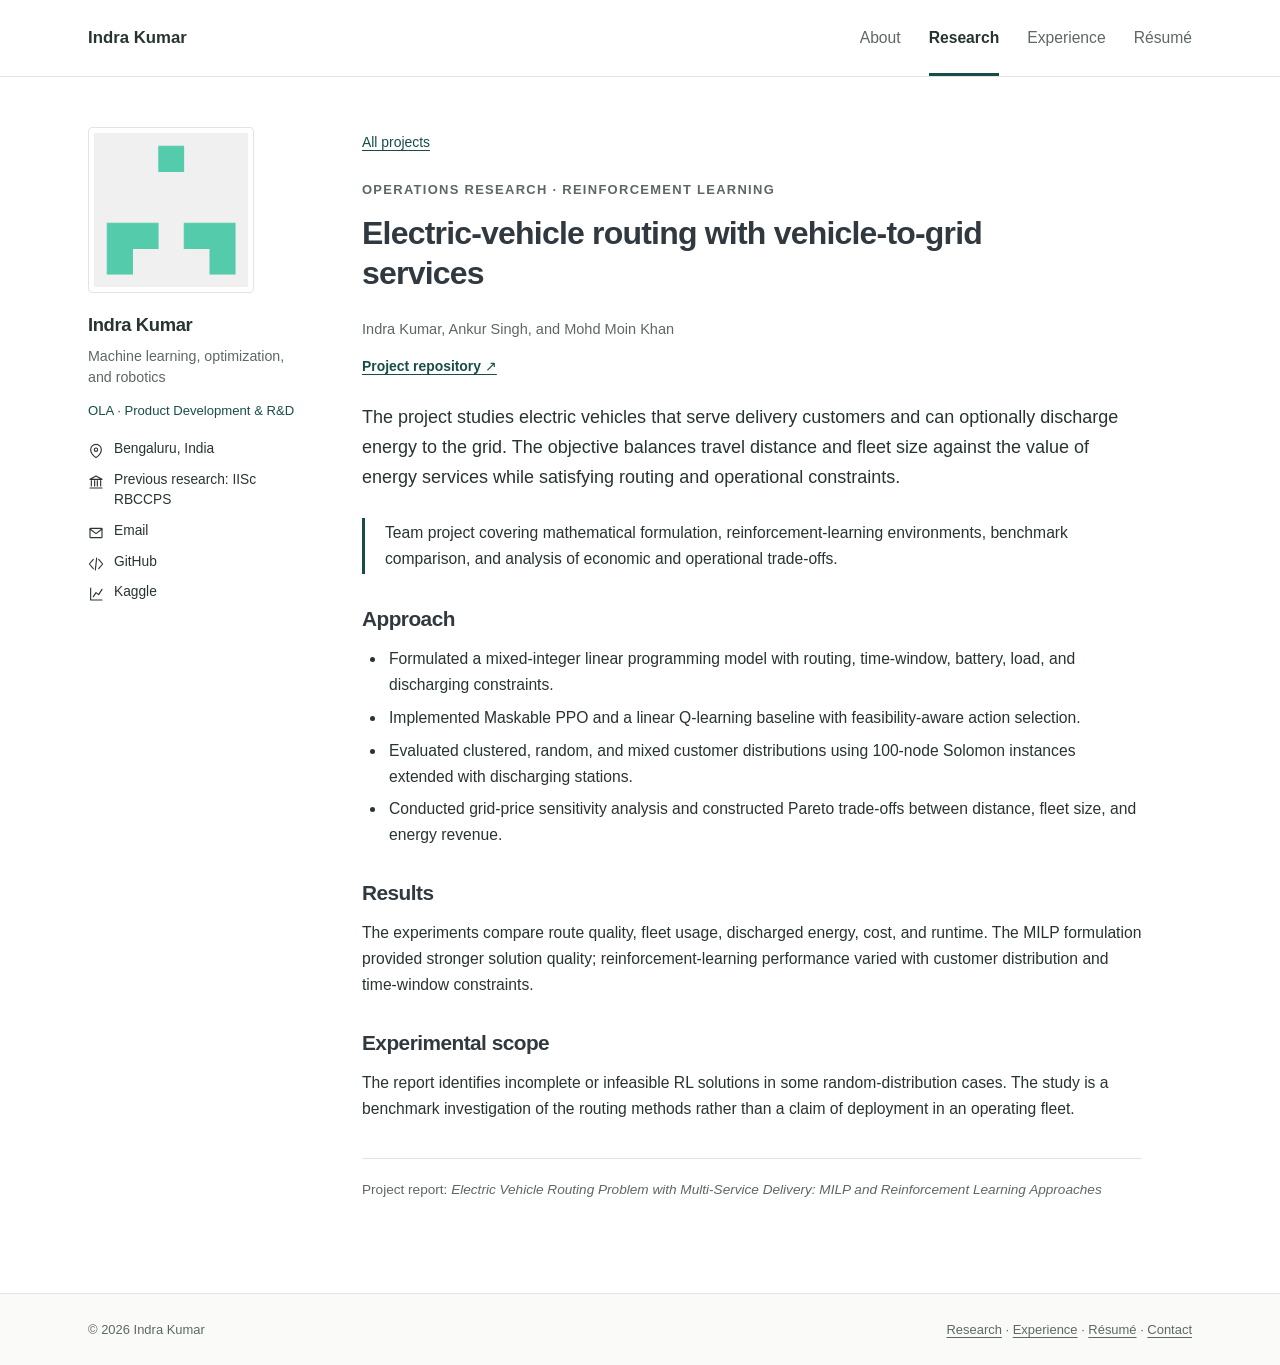
<file: projects/electric-vehicle-routing.html>
<!doctype html>
<html lang="en">
<head>
  <meta charset="utf-8"><meta name="viewport" content="width=device-width, initial-scale=1">
  <meta name="color-scheme" content="light"><meta name="theme-color" content="#174d47">
  <title>Electric-vehicle routing with vehicle-to-grid services | Indra Kumar</title>
  <meta name="description" content="Combining delivery routing and optional energy discharge under time, battery, and load constraints. Compared mixed-integer optimization with Maskable PPO and linear Q-learning on Solomon benchmark instances.">
  <meta property="og:title" content="Electric-vehicle routing with vehicle-to-grid services | Indra Kumar">
  <meta property="og:description" content="Combining delivery routing and optional energy discharge under time, battery, and load constraints. Compared mixed-integer optimization with Maskable PPO and linear Q-learning on Solomon benchmark instances.">
  <meta property="og:type" content="website">
  <link rel="icon" type="image/svg+xml" href="data:image/svg+xml,%3Csvg xmlns=%22http://www.w3.org/2000/svg%22 viewBox=%220 0 64 64%22%3E%3Crect width=%2264%22 height=%2264%22 rx=%2212%22 fill=%22%23174d47%22/%3E%3Ctext x=%2232%22 y=%2243%22 text-anchor=%22middle%22 font-family=%22Arial%22 font-size=%2233%22 font-weight=%22700%22 fill=%22white%22%3EIK%3C/text%3E%3C/svg%3E">
  <link rel="stylesheet" href="../assets/style.css"><script src="../assets/site.js" defer></script>
</head>
<body>
<a class="skip-link" href="#main">Skip to content</a>
<header class="masthead"><div class="masthead-inner"><a class="site-name" href="../index.html">Indra Kumar</a><button class="menu-toggle" aria-controls="main-navigation" aria-expanded="false" type="button">Menu</button><nav class="main-nav" id="main-navigation" aria-label="Main navigation"><a href="../index.html">About</a><a href="../projects.html" aria-current="page">Research</a><a href="../index.html#experience">Experience</a><a href="../assets/Indra_Resume.pdf">Résumé</a></nav></div></header>
<div class="page-shell">
<aside class="profile" aria-label="Profile">
  <img class="profile-avatar" src="../assets/profile.png" alt="Indra Kumar’s GitHub avatar" width="166" height="166">
  <p class="profile-name">Indra Kumar</p><p class="profile-description">Machine learning, optimization, and robotics</p><p class="profile-affiliation">OLA · Product Development &amp; R&amp;D</p>
  <ul class="profile-links">
    <li class="location-row"><svg class="icon" viewBox="0 0 24 24" aria-hidden="true"><path d="M20 10c0 6-8 12-8 12S4 16 4 10a8 8 0 1 1 16 0Z"/><circle cx="12" cy="10" r="2.5"/></svg><span>Bengaluru, India</span></li>
    <li class="institution-row"><svg class="icon" viewBox="0 0 24 24" aria-hidden="true"><path d="m3 8 9-5 9 5H3Zm0 13h18M5 10v8m5-8v8m4-8v8m5-8v8"/></svg><span>Previous research: IISc<br>RBCCPS</span></li>
    <li><svg class="icon" viewBox="0 0 24 24" aria-hidden="true"><rect x="3" y="5" width="18" height="14" rx="1"/><path d="m3 6 9 7 9-7"/></svg><a href="mailto:indrak@iisc.ac.in">Email</a></li>
    <li><svg class="icon" viewBox="0 0 24 24" aria-hidden="true"><path d="m8 5-6 7 6 7m8-14 6 7-6 7m-3-16-2 18"/></svg><a href="https://github.com/sincerelyindra" target="_blank" rel="noopener noreferrer">GitHub</a></li>
    <li><svg class="icon" viewBox="0 0 24 24" aria-hidden="true"><path d="M4 3v18h17M8 16l4-6 4 3 5-8"/></svg><a href="https://www.kaggle.com/indrakumar180122" target="_blank" rel="noopener noreferrer">Kaggle</a></li>
  </ul>
</aside>
<main id="main" class="content"><a class="back-link" href="../projects.html">All projects</a><p class="eyebrow">Operations research · Reinforcement learning</p><h1 class="project-detail-title">Electric-vehicle routing with vehicle-to-grid services</h1><p class="project-team">Indra Kumar, Ankur Singh, and Mohd Moin Khan</p><div class="project-links project-resources"><a href="https://github.com/sincerelyindra/electric-vehicle-routing-multi-service-delivery" target="_blank" rel="noopener noreferrer">Project repository ↗</a></div><p>The project studies electric vehicles that serve delivery customers and can optionally discharge energy to the grid. The objective balances travel distance and fleet size against the value of energy services while satisfying routing and operational constraints.</p><div class="callout"><p>Team project covering mathematical formulation, reinforcement-learning environments, benchmark comparison, and analysis of economic and operational trade-offs.</p></div><section class="details-section"><h2>Approach</h2><ul><li>Formulated a mixed-integer linear programming model with routing, time-window, battery, load, and discharging constraints.</li><li>Implemented Maskable PPO and a linear Q-learning baseline with feasibility-aware action selection.</li><li>Evaluated clustered, random, and mixed customer distributions using 100-node Solomon instances extended with discharging stations.</li><li>Conducted grid-price sensitivity analysis and constructed Pareto trade-offs between distance, fleet size, and energy revenue.</li></ul></section><section class="details-section"><h2>Results</h2><p>The experiments compare route quality, fleet usage, discharged energy, cost, and runtime. The MILP formulation provided stronger solution quality; reinforcement-learning performance varied with customer distribution and time-window constraints.</p></section><section class="details-section"><h2>Experimental scope</h2><p>The report identifies incomplete or infeasible RL solutions in some random-distribution cases. The study is a benchmark investigation of the routing methods rather than a claim of deployment in an operating fleet.</p></section><p class="project-meta">Project report: <em>Electric Vehicle Routing Problem with Multi-Service Delivery: MILP and Reinforcement Learning Approaches</em></p></main>
</div>
<footer class="footer"><div class="footer-inner"><p>© 2026 Indra Kumar</p><p><a href="../projects.html">Research</a> · <a href="../index.html#experience">Experience</a> · <a href="../assets/Indra_Resume.pdf">Résumé</a> · <a href="mailto:indrak@iisc.ac.in">Contact</a></p></div></footer>
</body></html>
</file>
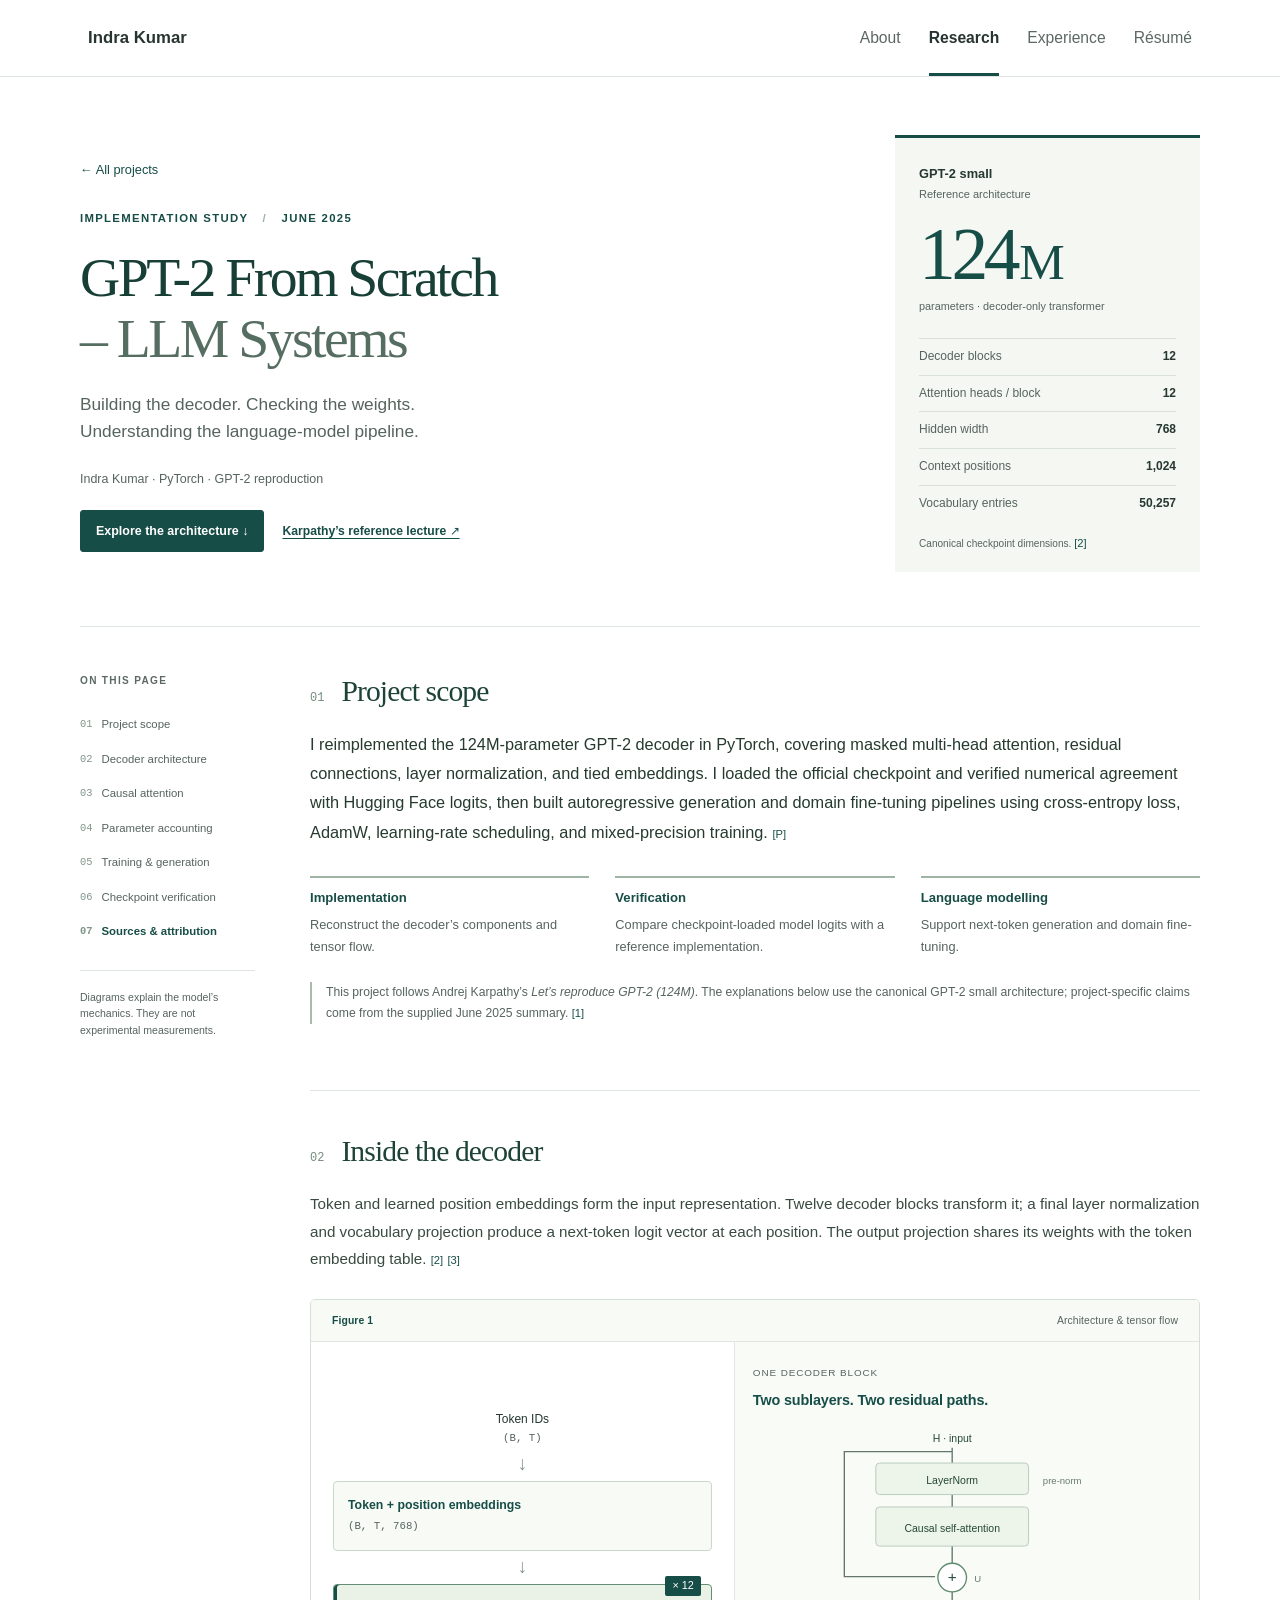
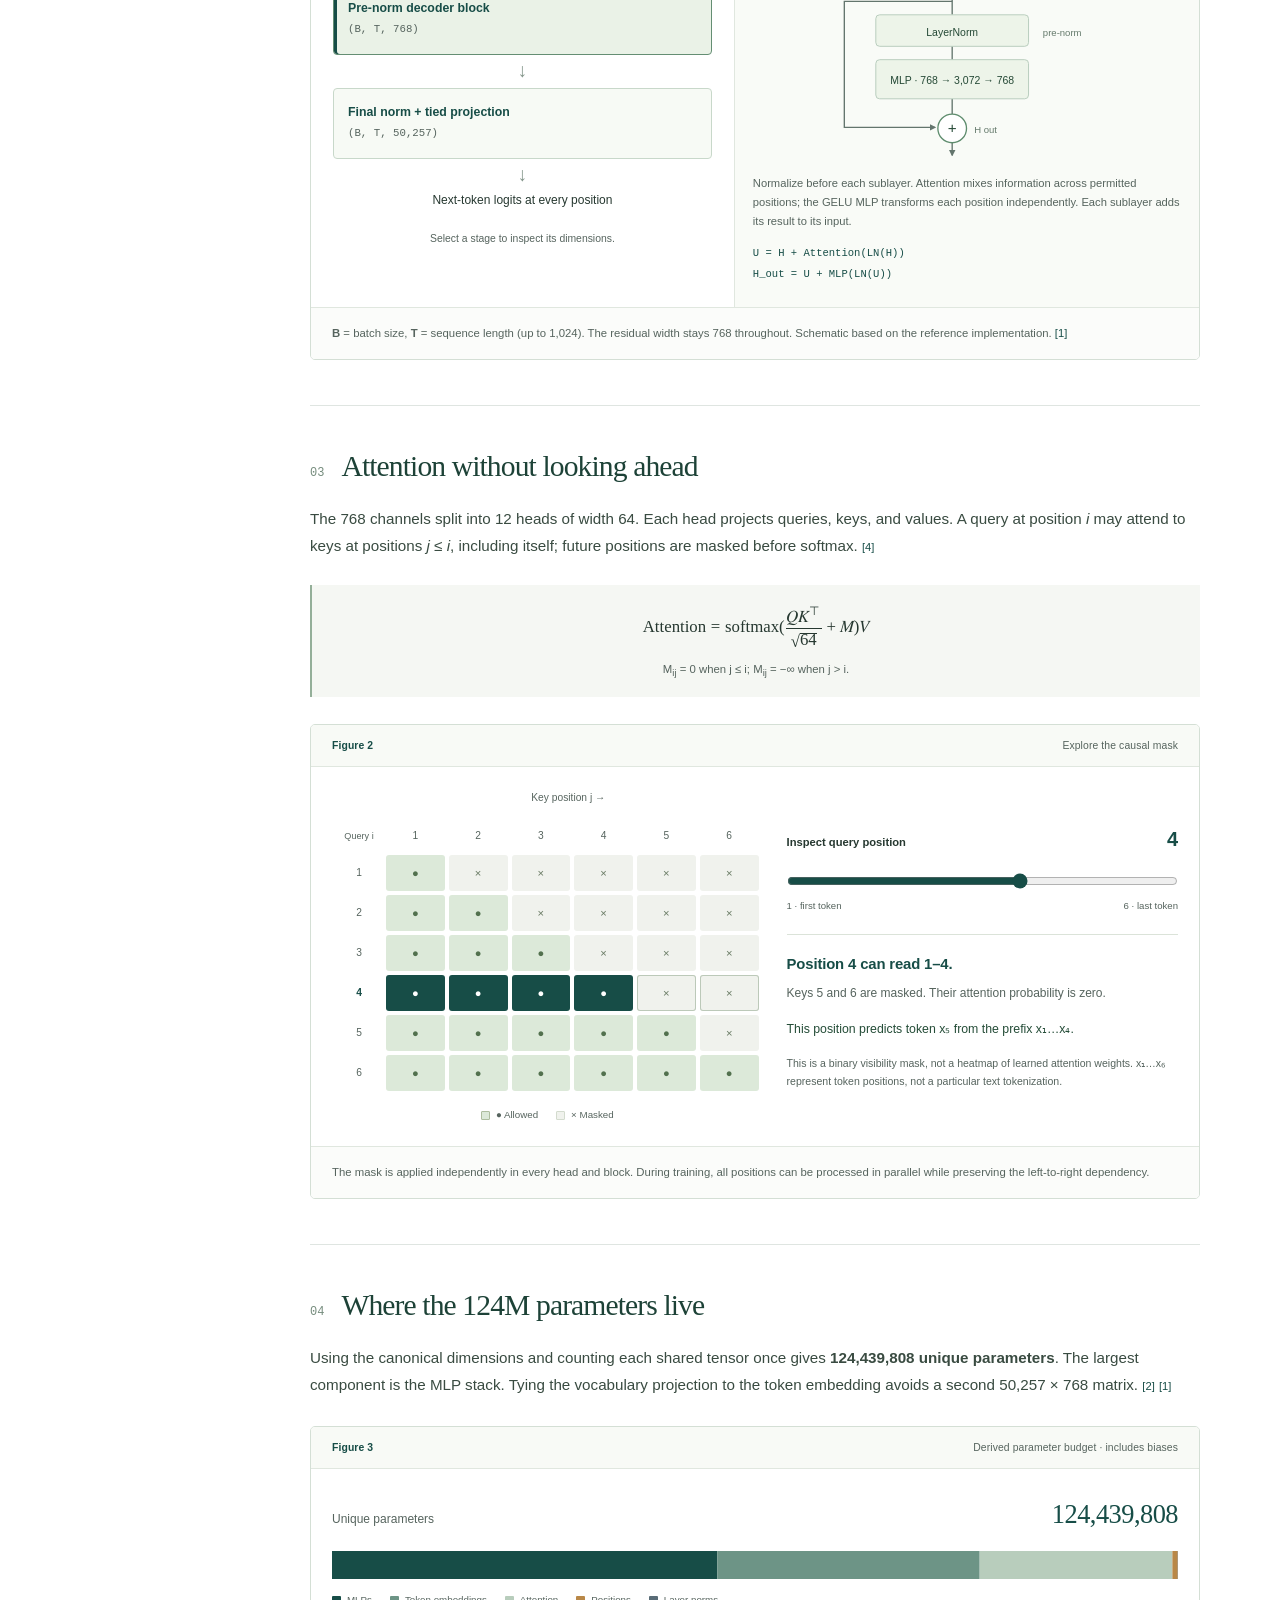
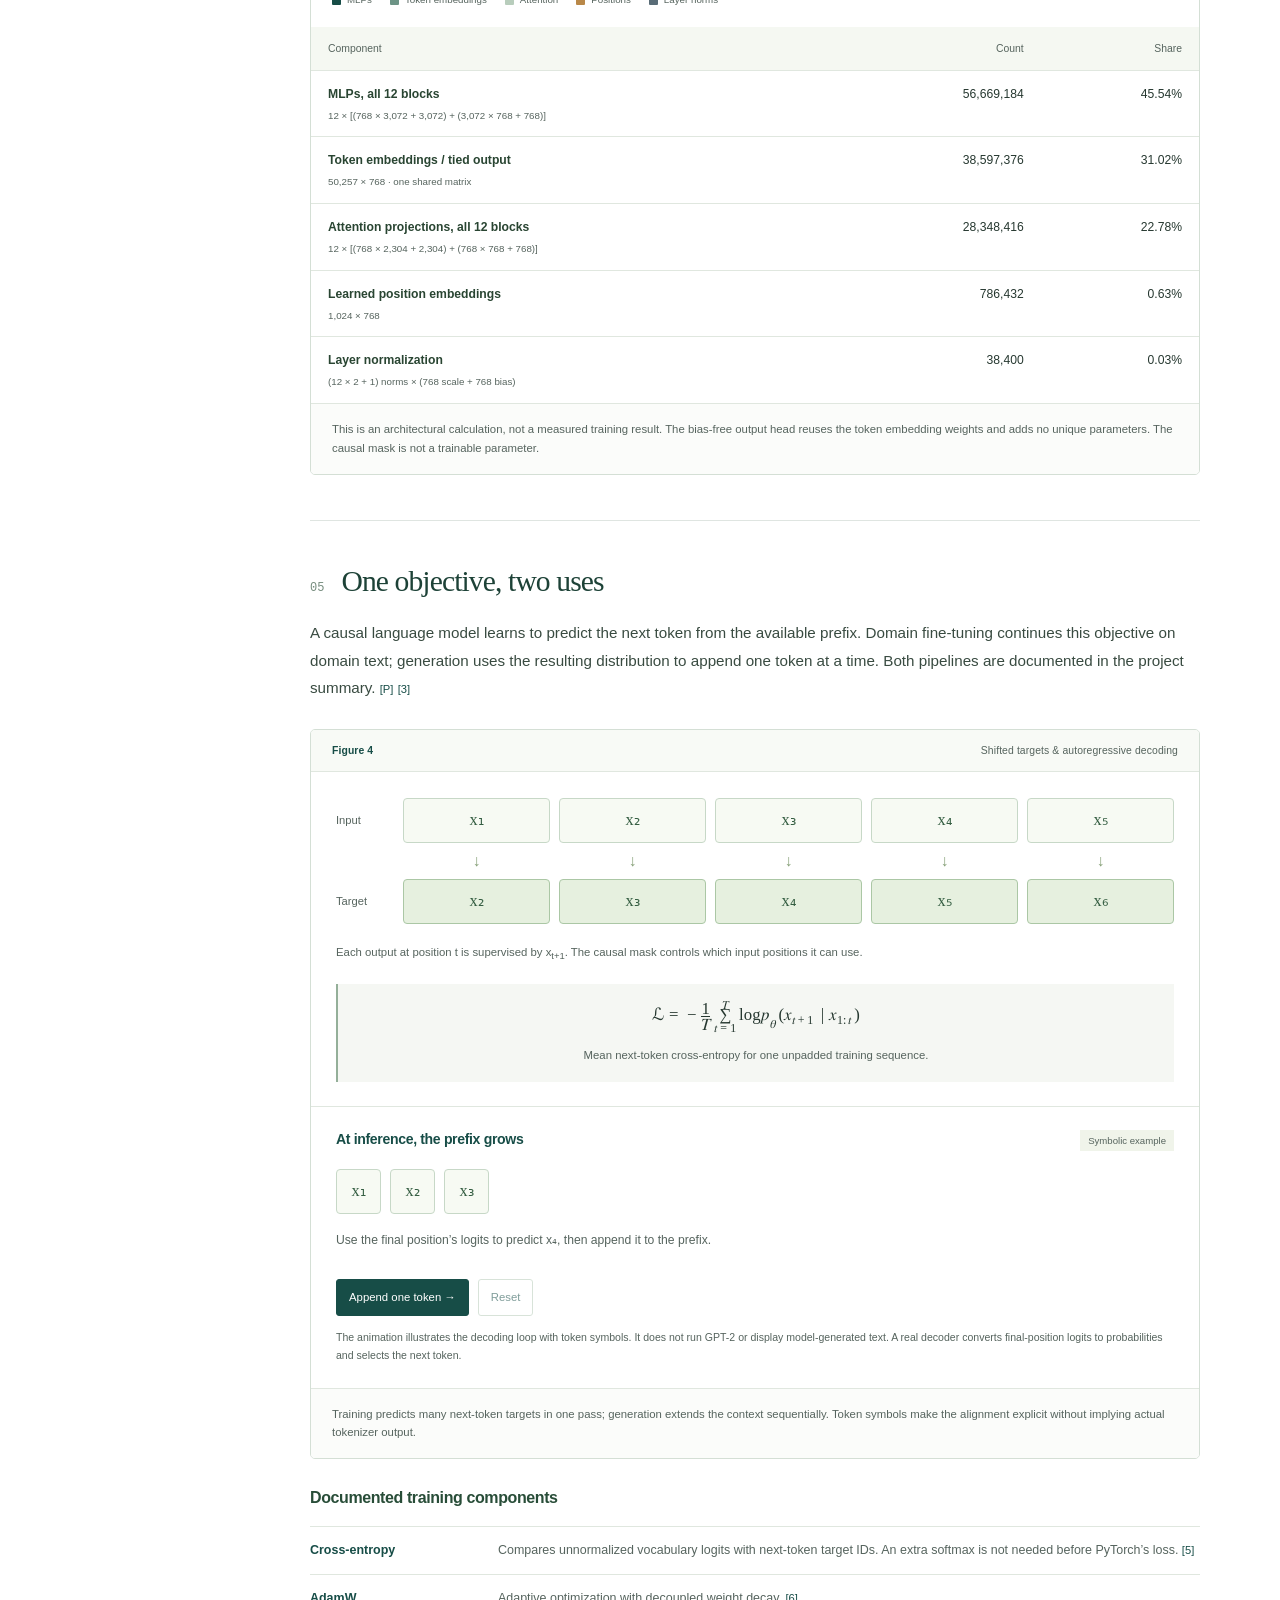
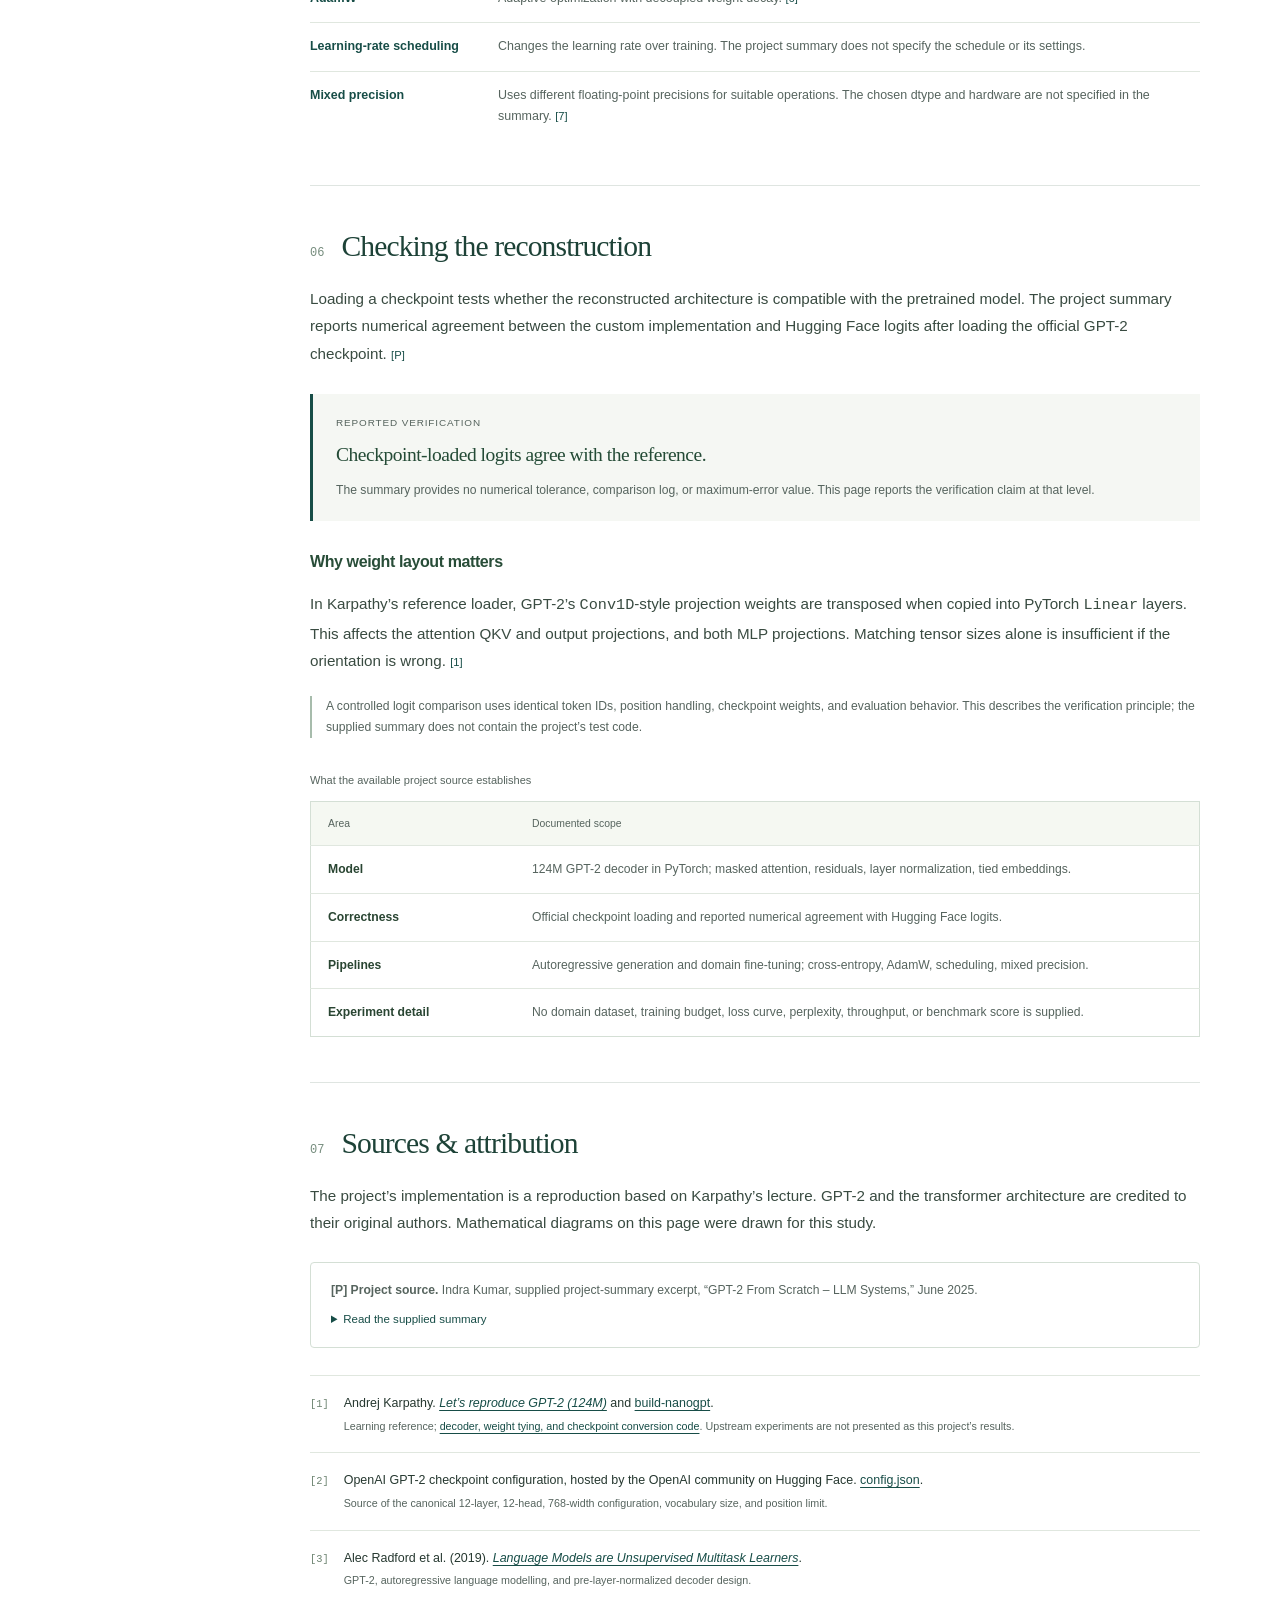
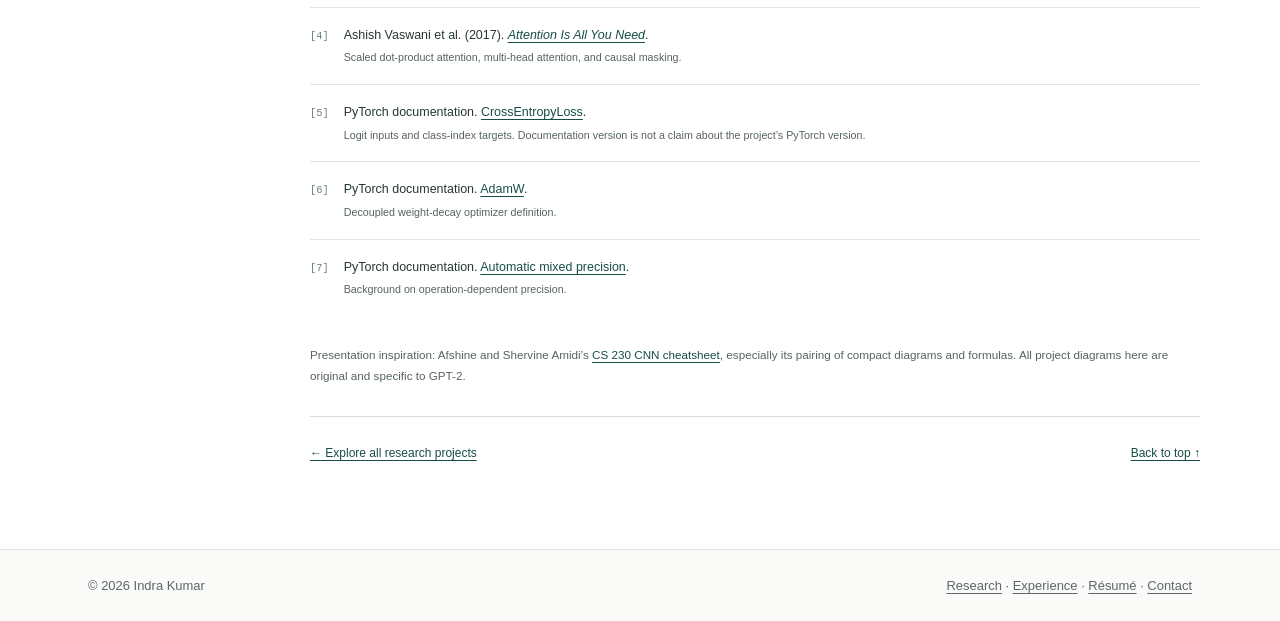
<file: projects/gpt2-from-scratch.html>
<!doctype html>
<html lang="en">
<head>
  <meta charset="utf-8">
  <meta name="viewport" content="width=device-width, initial-scale=1">
  <meta name="color-scheme" content="light">
  <meta name="theme-color" content="#174d47">
  <title>GPT-2 From Scratch – LLM Systems | Indra Kumar</title>
  <meta name="description" content="A PyTorch reimplementation of GPT-2 (124M): decoder architecture, causal attention, tied embeddings, checkpoint verification, autoregressive generation, and domain fine-tuning.">
  <meta property="og:title" content="GPT-2 From Scratch – LLM Systems | Indra Kumar">
  <meta property="og:description" content="An implementation study of GPT-2, with interactive architecture and causal-mask diagrams, parameter accounting, and carefully attributed technical explanations.">
  <meta property="og:type" content="article">
  <link rel="canonical" href="https://sincerelyindra.github.io/projects/gpt2-from-scratch.html">
  <link rel="icon" type="image/svg+xml" href="data:image/svg+xml,%3Csvg xmlns=%22http://www.w3.org/2000/svg%22 viewBox=%220 0 64 64%22%3E%3Crect width=%2264%22 height=%2264%22 rx=%228%22 fill=%22%23174d47%22/%3E%3Ctext x=%2232%22 y=%2243%22 text-anchor=%22middle%22 font-family=%22Arial%22 font-size=%2233%22 font-weight=%22700%22 fill=%22white%22%3EIK%3C/text%3E%3C/svg%3E">
  <link rel="stylesheet" href="../assets/style.css?v=20261004">
  <link rel="stylesheet" href="../assets/gpt2-study.css?v=20261004">
  <script src="../assets/site.js" defer></script>
  <script src="../assets/gpt2-study.js" defer></script>
</head>
<body class="gpt-study">
<a class="skip-link" href="#main">Skip to content</a>
<header class="masthead">
  <div class="masthead-inner">
    <a class="site-name" href="../index.html">Indra Kumar</a>
    <button class="menu-toggle" aria-controls="main-navigation" aria-expanded="false" type="button">Menu</button>
    <nav class="main-nav" id="main-navigation" aria-label="Main navigation">
      <a href="../index.html">About</a><a href="../projects.html" aria-current="page">Research</a>
      <a href="../index.html#experience">Experience</a><a href="../assets/Indra_Resume.pdf">Résumé</a>
    </nav>
  </div>
</header>
<main id="main" class="study-main">
  <header class="study-hero">
    <div class="study-hero-copy">
      <a class="back-link" href="../projects.html">← All projects</a>
      <p class="eyebrow">Implementation study <span aria-hidden="true">/</span> <time datetime="2025-06">June 2025</time></p>
      <h1>GPT-2 From Scratch <span>– LLM Systems</span></h1>
      <p class="study-deck">Building the decoder. Checking the weights.<br class="desktop-break"> Understanding the language-model pipeline.</p>
      <p class="study-byline">Indra Kumar · PyTorch · GPT-2 reproduction</p>
      <div class="study-actions">
        <a class="button" href="#architecture">Explore the architecture ↓</a>
        <a class="text-link" href="https://www.youtube.com/watch?v=l8pRSuU81PU" target="_blank" rel="noopener noreferrer">Karpathy’s reference lecture ↗</a>
      </div>
    </div>
    <aside class="model-spec" aria-label="Reference GPT-2 small architecture">
      <p class="spec-label">GPT-2 small <span>Reference architecture</span></p>
      <p class="spec-total">124<span>M</span></p>
      <p class="spec-caption">parameters · decoder-only transformer</p>
      <dl class="spec-grid">
        <div><dt>Decoder blocks</dt><dd>12</dd></div>
        <div><dt>Attention heads / block</dt><dd>12</dd></div>
        <div><dt>Hidden width</dt><dd>768</dd></div>
        <div><dt>Context positions</dt><dd>1,024</dd></div>
        <div><dt>Vocabulary entries</dt><dd>50,257</dd></div>
      </dl>
      <p class="spec-footnote">Canonical checkpoint dimensions. <a class="cite" href="#ref-2" aria-label="Reference 2: GPT-2 configuration">[2]</a></p>
    </aside>
  </header>

  <div class="study-layout">
    <nav class="study-toc" aria-label="On this page">
      <p class="eyebrow">On this page</p>
      <ol>
        <li><a href="#overview"><span>01</span> Project scope</a></li>
        <li><a href="#architecture"><span>02</span> Decoder architecture</a></li>
        <li><a href="#causal-attention"><span>03</span> Causal attention</a></li>
        <li><a href="#parameters"><span>04</span> Parameter accounting</a></li>
        <li><a href="#training"><span>05</span> Training &amp; generation</a></li>
        <li><a href="#verification"><span>06</span> Checkpoint verification</a></li>
        <li><a href="#references"><span>07</span> Sources &amp; attribution</a></li>
      </ol>
      <p class="toc-note">Diagrams explain the model’s mechanics. They are not experimental measurements.</p>
    </nav>
    <article class="study-article">
      <section id="overview" class="study-section" aria-labelledby="overview-title">
        <div class="study-section-heading"><span class="section-number">01</span><h2 id="overview-title">Project scope</h2></div>
        <p class="study-abstract">I reimplemented the 124M-parameter GPT-2 decoder in PyTorch, covering masked multi-head attention, residual connections, layer normalization, and tied embeddings. I loaded the official checkpoint and verified numerical agreement with Hugging Face logits, then built autoregressive generation and domain fine-tuning pipelines using cross-entropy loss, AdamW, learning-rate scheduling, and mixed-precision training. <a class="cite" href="#ref-project" aria-label="Project source">[P]</a></p>
        <div class="scope-row">
          <div><h3>Implementation</h3><p>Reconstruct the decoder’s components and tensor flow.</p></div>
          <div><h3>Verification</h3><p>Compare checkpoint-loaded model logits with a reference implementation.</p></div>
          <div><h3>Language modelling</h3><p>Support next-token generation and domain fine-tuning.</p></div>
        </div>
        <p class="source-note">This project follows Andrej Karpathy’s <em>Let’s reproduce GPT-2 (124M)</em>. The explanations below use the canonical GPT-2 small architecture; project-specific claims come from the supplied June 2025 summary. <a class="cite" href="#ref-1" aria-label="Reference 1: Karpathy lecture and code">[1]</a></p>
      </section>

      <section id="architecture" class="study-section" aria-labelledby="architecture-title">
        <div class="study-section-heading"><span class="section-number">02</span><h2 id="architecture-title">Inside the decoder</h2></div>
        <p>Token and learned position embeddings form the input representation. Twelve decoder blocks transform it; a final layer normalization and vocabulary projection produce a next-token logit vector at each position. The output projection shares its weights with the token embedding table. <a class="cite" href="#ref-2" aria-label="Reference 2: GPT-2 configuration">[2]</a> <a class="cite" href="#ref-3" aria-label="Reference 3: GPT-2 architecture">[3]</a></p>
        <figure class="study-figure architecture-figure">
          <div class="figure-topline"><span>Figure 1</span><span>Architecture &amp; tensor flow</span></div>
          <div class="architecture-grid">
            <div class="model-flow" aria-label="Model stages from token IDs to logits">
              <p class="flow-input">Token IDs <code>(B, T)</code></p>
              <span class="flow-arrow" aria-hidden="true">↓</span>
              <button type="button" class="arch-stage" data-stage="embeddings" aria-pressed="false" aria-controls="architecture-detail">
                <span class="stage-label">Token + position embeddings</span><code>(B, T, 768)</code>
              </button>
              <span class="flow-arrow" aria-hidden="true">↓</span>
              <button type="button" class="arch-stage is-selected" data-stage="decoder" aria-pressed="true" aria-controls="architecture-detail">
                <span class="stage-count">× 12</span><span class="stage-label">Pre-norm decoder block</span><code>(B, T, 768)</code>
              </button>
              <span class="flow-arrow" aria-hidden="true">↓</span>
              <button type="button" class="arch-stage" data-stage="output" aria-pressed="false" aria-controls="architecture-detail">
                <span class="stage-label">Final norm + tied projection</span><code>(B, T, 50,257)</code>
              </button>
              <span class="flow-arrow" aria-hidden="true">↓</span>
              <p class="flow-output">Next-token logits at every position</p>
              <p class="interaction-hint enhanced-only">Select a stage to inspect its dimensions.</p>
            </div>
            <div id="architecture-detail" class="architecture-detail" aria-live="polite" aria-atomic="true">
              <p class="detail-kicker" id="stage-kicker">One decoder block</p>
              <h3 id="stage-title">Two sublayers. Two residual paths.</h3>
              <div id="decoder-diagram">
                <svg class="block-diagram" viewBox="0 0 330 354" role="img" aria-labelledby="block-title block-desc">
                  <title id="block-title">Pre-layer-normalized GPT-2 decoder block</title>
                  <desc id="block-desc">Input H passes through layer normalization and causal attention, then is added to H through a residual connection to form U. U passes through another layer normalization and an MLP, and is added to U through a second residual connection.</desc>
                  <defs><marker id="block-arrow" viewBox="0 0 10 10" refX="8" refY="5" markerWidth="5" markerHeight="5" orient="auto-start-reverse"><path d="M0 0 10 5 0 10Z" fill="#63756d"/></marker></defs>
                  <g fill="none" stroke="#63756d" stroke-width="1.4" marker-end="url(#block-arrow)">
                    <path d="M150 27V43M150 76V89M150 130V148M150 178V202M150 235V249M150 290V306M150 336V349"/>
                    <path d="M150 31H37V162H132M150 188H37V320H132"/>
                  </g>
                  <g class="svg-node"><rect x="70" y="43" width="160" height="33" rx="4"/><rect x="70" y="89" width="160" height="41" rx="4"/><rect x="70" y="202" width="160" height="33" rx="4"/><rect x="70" y="249" width="160" height="41" rx="4"/></g>
                  <g class="svg-sum"><circle cx="150" cy="163" r="15"/><circle cx="150" cy="321" r="15"/></g>
                  <g text-anchor="middle" class="svg-label"><text x="150" y="21">H · input</text><text x="150" y="65">LayerNorm</text><text x="150" y="115">Causal self-attention</text><text x="150" y="224">LayerNorm</text><text x="150" y="275">MLP · 768 → 3,072 → 768</text><text x="150" y="168" class="svg-plus">+</text><text x="150" y="326" class="svg-plus">+</text></g>
                  <g class="svg-side-label"><text x="173" y="168">U</text><text x="173" y="326">H out</text><text x="245" y="65">pre-norm</text><text x="245" y="224">pre-norm</text></g>
                </svg>
              </div>
              <p class="stage-explanation" id="stage-explanation">Normalize before each sublayer. Attention mixes information across permitted positions; the GELU MLP transforms each position independently. Each sublayer adds its result to its input.</p>
              <p class="stage-equation" id="stage-equation"><code>U = H + Attention(LN(H))<br>H_out = U + MLP(LN(U))</code></p>
            </div>
          </div>
          <figcaption><strong>B</strong> = batch size, <strong>T</strong> = sequence length (up to 1,024). The residual width stays 768 throughout. Schematic based on the reference implementation. <a class="cite" href="#ref-1" aria-label="Reference 1">[1]</a></figcaption>
        </figure>
      </section>

      <section id="causal-attention" class="study-section" aria-labelledby="attention-title">
        <div class="study-section-heading"><span class="section-number">03</span><h2 id="attention-title">Attention without looking ahead</h2></div>
        <p>The 768 channels split into 12 heads of width 64. Each head projects queries, keys, and values. A query at position <em>i</em> may attend to keys at positions <em>j ≤ i</em>, including itself; future positions are masked before softmax. <a class="cite" href="#ref-4" aria-label="Reference 4: Attention Is All You Need">[4]</a></p>
        <div class="equation-box">
          <math xmlns="http://www.w3.org/1998/Math/MathML" display="block" aria-label="Attention equals softmax of Q K transpose divided by the square root of 64, plus the causal mask M, multiplied by V">
            <mrow><mi mathvariant="normal">Attention</mi><mo>=</mo><mi mathvariant="normal">softmax</mi><mo>(</mo><mfrac><mrow><mi>Q</mi><msup><mi>K</mi><mi>⊤</mi></msup></mrow><msqrt><mn>64</mn></msqrt></mfrac><mo>+</mo><mi>M</mi><mo>)</mo><mi>V</mi></mrow>
          </math>
          <p>M<sub>ij</sub> = 0 when j ≤ i; M<sub>ij</sub> = −∞ when j &gt; i.</p>
        </div>
        <figure class="study-figure mask-figure">
          <div class="figure-topline"><span>Figure 2</span><span>Explore the causal mask</span></div>
          <div class="mask-layout">
            <div class="mask-table-wrap">
              <p class="axis-label">Key position j →</p>
              <table class="causal-mask" aria-label="Six-position causal attention mask. Rows are queries; columns are keys.">
                <thead><tr><th scope="col">Query i</th><th scope="col">1</th><th scope="col">2</th><th scope="col">3</th><th scope="col">4</th><th scope="col">5</th><th scope="col">6</th></tr></thead>
                <tbody>
                  <tr data-query="1"><th scope="row">1</th><td class="allowed" aria-label="Allowed">●</td><td aria-label="Masked">×</td><td aria-label="Masked">×</td><td aria-label="Masked">×</td><td aria-label="Masked">×</td><td aria-label="Masked">×</td></tr>
                  <tr data-query="2"><th scope="row">2</th><td class="allowed" aria-label="Allowed">●</td><td class="allowed" aria-label="Allowed">●</td><td aria-label="Masked">×</td><td aria-label="Masked">×</td><td aria-label="Masked">×</td><td aria-label="Masked">×</td></tr>
                  <tr data-query="3"><th scope="row">3</th><td class="allowed" aria-label="Allowed">●</td><td class="allowed" aria-label="Allowed">●</td><td class="allowed" aria-label="Allowed">●</td><td aria-label="Masked">×</td><td aria-label="Masked">×</td><td aria-label="Masked">×</td></tr>
                  <tr data-query="4" class="is-query"><th scope="row">4</th><td class="allowed" aria-label="Allowed">●</td><td class="allowed" aria-label="Allowed">●</td><td class="allowed" aria-label="Allowed">●</td><td class="allowed" aria-label="Allowed">●</td><td aria-label="Masked">×</td><td aria-label="Masked">×</td></tr>
                  <tr data-query="5"><th scope="row">5</th><td class="allowed" aria-label="Allowed">●</td><td class="allowed" aria-label="Allowed">●</td><td class="allowed" aria-label="Allowed">●</td><td class="allowed" aria-label="Allowed">●</td><td class="allowed" aria-label="Allowed">●</td><td aria-label="Masked">×</td></tr>
                  <tr data-query="6"><th scope="row">6</th><td class="allowed" aria-label="Allowed">●</td><td class="allowed" aria-label="Allowed">●</td><td class="allowed" aria-label="Allowed">●</td><td class="allowed" aria-label="Allowed">●</td><td class="allowed" aria-label="Allowed">●</td><td class="allowed" aria-label="Allowed">●</td></tr>
                </tbody>
              </table>
              <p class="mask-legend"><span><i class="legend-allowed" aria-hidden="true"></i>● Allowed</span><span><i class="legend-masked" aria-hidden="true"></i>× Masked</span></p>
            </div>
            <div class="mask-controls">
              <div class="enhanced-only range-control"><label for="query-position">Inspect query position <output id="query-value" for="query-position">4</output></label><input type="range" min="1" max="6" value="4" step="1" id="query-position"><div class="range-ends" aria-hidden="true"><span>1 · first token</span><span>6 · last token</span></div></div>
              <div id="mask-explanation" class="mask-explanation" aria-live="polite" aria-atomic="true">
                <h3 id="mask-query-title">Position 4 can read 1–4.</h3>
                <p id="mask-readable">Keys 5 and 6 are masked. Their attention probability is zero.</p>
                <p class="mask-prediction" id="mask-prediction">This position predicts token x₅ from the prefix x₁…x₄.</p>
              </div>
              <p class="small-note">This is a binary visibility mask, not a heatmap of learned attention weights. x₁…x₆ represent token positions, not a particular text tokenization.</p>
            </div>
          </div>
          <figcaption>The mask is applied independently in every head and block. During training, all positions can be processed in parallel while preserving the left-to-right dependency.</figcaption>
        </figure>
      </section>

      <section id="parameters" class="study-section" aria-labelledby="parameters-title">
        <div class="study-section-heading"><span class="section-number">04</span><h2 id="parameters-title">Where the 124M parameters live</h2></div>
        <p>Using the canonical dimensions and counting each shared tensor once gives <strong>124,439,808 unique parameters</strong>. The largest component is the MLP stack. Tying the vocabulary projection to the token embedding avoids a second 50,257 × 768 matrix. <a class="cite" href="#ref-2" aria-label="Reference 2">[2]</a> <a class="cite" href="#ref-1" aria-label="Reference 1">[1]</a></p>
        <figure class="study-figure budget-figure">
          <div class="figure-topline"><span>Figure 3</span><span>Derived parameter budget · includes biases</span></div>
          <div class="budget-head"><p>Unique parameters</p><strong>124,439,808</strong></div>
          <svg class="budget-chart" viewBox="0 0 1000 34" preserveAspectRatio="none" role="img" aria-labelledby="budget-title budget-desc">
            <title id="budget-title">GPT-2 small parameter composition</title>
            <desc id="budget-desc">MLPs: 56,669,184, or 45.54 percent. Token embeddings: 38,597,376, or 31.02 percent. Attention: 28,348,416, or 22.78 percent. Position embeddings: 786,432, or 0.63 percent. Layer normalization: 38,400, or 0.03 percent.</desc>
            <rect x="0.000000" width="455.394338" height="34" fill="#174d47"/><rect x="455.394338" width="310.169042" height="34" fill="#6d9486"/><rect x="765.563380" width="227.808259" height="34" fill="#b8cdbc"/><rect x="993.371639" width="6.319778" height="34" fill="#b98848"/><rect x="999.691417" width="0.308583" height="34" fill="#596c77"/>
          </svg>
          <div class="budget-legend"><span><i style="background:#174d47"></i>MLPs</span><span><i style="background:#6d9486"></i>Token embeddings</span><span><i style="background:#b8cdbc"></i>Attention</span><span><i style="background:#b98848"></i>Positions</span><span><i style="background:#596c77"></i>Layer norms</span></div>
          <div class="study-table-wrap"><table class="study-table parameter-table">
            <caption class="sr-only">Parameter counts derived from standard GPT-2 small dimensions</caption>
            <thead><tr><th scope="col">Component</th><th scope="col">Count</th><th scope="col">Share</th></tr></thead>
            <tbody>
              <tr><th scope="row">MLPs, all 12 blocks<small>12 × [(768 × 3,072 + 3,072) + (3,072 × 768 + 768)]</small></th><td>56,669,184</td><td>45.54%</td></tr>
              <tr><th scope="row">Token embeddings / tied output<small>50,257 × 768 · one shared matrix</small></th><td>38,597,376</td><td>31.02%</td></tr>
              <tr><th scope="row">Attention projections, all 12 blocks<small>12 × [(768 × 2,304 + 2,304) + (768 × 768 + 768)]</small></th><td>28,348,416</td><td>22.78%</td></tr>
              <tr><th scope="row">Learned position embeddings<small>1,024 × 768</small></th><td>786,432</td><td>0.63%</td></tr>
              <tr><th scope="row">Layer normalization<small>(12 × 2 + 1) norms × (768 scale + 768 bias)</small></th><td>38,400</td><td>0.03%</td></tr>
            </tbody>
          </table></div>
          <figcaption>This is an architectural calculation, not a measured training result. The bias-free output head reuses the token embedding weights and adds no unique parameters. The causal mask is not a trainable parameter.</figcaption>
        </figure>
      </section>

      <section id="training" class="study-section" aria-labelledby="training-title">
        <div class="study-section-heading"><span class="section-number">05</span><h2 id="training-title">One objective, two uses</h2></div>
        <p>A causal language model learns to predict the next token from the available prefix. Domain fine-tuning continues this objective on domain text; generation uses the resulting distribution to append one token at a time. Both pipelines are documented in the project summary. <a class="cite" href="#ref-project" aria-label="Project source">[P]</a> <a class="cite" href="#ref-3" aria-label="Reference 3">[3]</a></p>
        <figure class="study-figure token-figure">
          <div class="figure-topline"><span>Figure 4</span><span>Shifted targets &amp; autoregressive decoding</span></div>
          <div class="shift-example">
            <div class="token-row"><span class="token-row-label">Input</span><span class="token">x₁</span><span class="token">x₂</span><span class="token">x₃</span><span class="token">x₄</span><span class="token">x₅</span></div>
            <div class="shift-arrows" aria-hidden="true"><span></span><span>↓</span><span>↓</span><span>↓</span><span>↓</span><span>↓</span></div>
            <div class="token-row"><span class="token-row-label">Target</span><span class="token target-token">x₂</span><span class="token target-token">x₃</span><span class="token target-token">x₄</span><span class="token target-token">x₅</span><span class="token target-token">x₆</span></div>
          </div>
          <p class="shift-note">Each output at position t is supervised by x<sub>t+1</sub>. The causal mask controls which input positions it can use.</p>
          <div class="equation-box loss-equation">
            <math xmlns="http://www.w3.org/1998/Math/MathML" display="block" aria-label="Loss is minus one over T times the sum from t equals 1 to T of log probability of token x t plus 1 conditioned on tokens x 1 through t">
              <mrow><mi>ℒ</mi><mo>=</mo><mo>−</mo><mfrac><mn>1</mn><mi>T</mi></mfrac><munderover><mo>∑</mo><mrow><mi>t</mi><mo>=</mo><mn>1</mn></mrow><mi>T</mi></munderover><mi mathvariant="normal">log</mi><msub><mi>p</mi><mi>θ</mi></msub><mo>(</mo><msub><mi>x</mi><mrow><mi>t</mi><mo>+</mo><mn>1</mn></mrow></msub><mo>|</mo><msub><mi>x</mi><mrow><mn>1</mn><mo>:</mo><mi>t</mi></mrow></msub><mo>)</mo></mrow>
            </math>
            <p>Mean next-token cross-entropy for one unpadded training sequence.</p>
          </div>
          <div class="decoding-demo">
            <div class="decoding-heading"><h3>At inference, the prefix grows</h3><span class="demo-tag">Symbolic example</span></div>
            <div class="generation-prefix" id="generation-prefix" aria-label="Current decoding prefix"><span class="token">x₁</span><span class="token">x₂</span><span class="token">x₃</span></div>
            <p id="generation-status" class="generation-status" aria-live="polite">Use the final position’s logits to predict x₄, then append it to the prefix.</p>
            <div class="generation-controls enhanced-only"><button type="button" id="generation-step" class="study-button">Append one token →</button><button type="button" id="generation-reset" class="study-button secondary" disabled>Reset</button></div>
            <p class="small-note">The animation illustrates the decoding loop with token symbols. It does not run GPT-2 or display model-generated text. A real decoder converts final-position logits to probabilities and selects the next token.</p>
          </div>
          <figcaption>Training predicts many next-token targets in one pass; generation extends the context sequentially. Token symbols make the alignment explicit without implying actual tokenizer output.</figcaption>
        </figure>
        <div class="training-methods">
          <h3>Documented training components</h3>
          <dl>
            <div><dt>Cross-entropy</dt><dd>Compares unnormalized vocabulary logits with next-token target IDs. An extra softmax is not needed before PyTorch’s loss. <a class="cite" href="#ref-5" aria-label="Reference 5: CrossEntropyLoss">[5]</a></dd></div>
            <div><dt>AdamW</dt><dd>Adaptive optimization with decoupled weight decay. <a class="cite" href="#ref-6" aria-label="Reference 6: AdamW">[6]</a></dd></div>
            <div><dt>Learning-rate scheduling</dt><dd>Changes the learning rate over training. The project summary does not specify the schedule or its settings.</dd></div>
            <div><dt>Mixed precision</dt><dd>Uses different floating-point precisions for suitable operations. The chosen dtype and hardware are not specified in the summary. <a class="cite" href="#ref-7" aria-label="Reference 7: automatic mixed precision">[7]</a></dd></div>
          </dl>
        </div>
      </section>

      <section id="verification" class="study-section" aria-labelledby="verification-title">
        <div class="study-section-heading"><span class="section-number">06</span><h2 id="verification-title">Checking the reconstruction</h2></div>
        <p>Loading a checkpoint tests whether the reconstructed architecture is compatible with the pretrained model. The project summary reports numerical agreement between the custom implementation and Hugging Face logits after loading the official GPT-2 checkpoint. <a class="cite" href="#ref-project" aria-label="Project source">[P]</a></p>
        <div class="verification-panel">
          <p class="detail-kicker">Reported verification</p>
          <h3>Checkpoint-loaded logits agree with the reference.</h3>
          <p>The summary provides no numerical tolerance, comparison log, or maximum-error value. This page reports the verification claim at that level.</p>
        </div>
        <h3 class="subsection-title">Why weight layout matters</h3>
        <p>In Karpathy’s reference loader, GPT-2’s <code>Conv1D</code>-style projection weights are transposed when copied into PyTorch <code>Linear</code> layers. This affects the attention QKV and output projections, and both MLP projections. Matching tensor sizes alone is insufficient if the orientation is wrong. <a class="cite" href="#ref-1" aria-label="Reference 1">[1]</a></p>
        <p class="source-note">A controlled logit comparison uses identical token IDs, position handling, checkpoint weights, and evaluation behavior. This describes the verification principle; the supplied summary does not contain the project’s test code.</p>
        <div class="study-table-wrap"><table class="study-table evidence-table">
          <caption>What the available project source establishes</caption>
          <thead><tr><th scope="col">Area</th><th scope="col">Documented scope</th></tr></thead>
          <tbody>
            <tr><th scope="row">Model</th><td>124M GPT-2 decoder in PyTorch; masked attention, residuals, layer normalization, tied embeddings.</td></tr>
            <tr><th scope="row">Correctness</th><td>Official checkpoint loading and reported numerical agreement with Hugging Face logits.</td></tr>
            <tr><th scope="row">Pipelines</th><td>Autoregressive generation and domain fine-tuning; cross-entropy, AdamW, scheduling, mixed precision.</td></tr>
            <tr><th scope="row">Experiment detail</th><td>No domain dataset, training budget, loss curve, perplexity, throughput, or benchmark score is supplied.</td></tr>
          </tbody>
        </table></div>
      </section>

      <section id="references" class="study-section references-section" aria-labelledby="references-title">
        <div class="study-section-heading"><span class="section-number">07</span><h2 id="references-title">Sources &amp; attribution</h2></div>
        <p>The project’s implementation is a reproduction based on Karpathy’s lecture. GPT-2 and the transformer architecture are credited to their original authors. Mathematical diagrams on this page were drawn for this study.</p>
        <div id="ref-project" class="project-source">
          <p><strong>[P] Project source.</strong> Indra Kumar, supplied project-summary excerpt, “GPT-2 From Scratch – LLM Systems,” June 2025.</p>
          <details><summary>Read the supplied summary</summary><blockquote>
            <p>“Reimplemented the 124M-parameter GPT-2 decoder in PyTorch with masked multi-head attention, residual connections, layer normalization, and tied embeddings; loaded the official checkpoint and verified numerical agreement with Hugging Face logits.”</p>
            <p>“Built autoregressive generation and domain fine-tuning pipelines using cross-entropy loss, AdamW, learning-rate scheduling, and mixed-precision training.”</p>
          </blockquote></details>
        </div>
        <ol class="reference-list">
          <li id="ref-1"><span class="reference-number">[1]</span><div>Andrej Karpathy. <a href="https://www.youtube.com/watch?v=l8pRSuU81PU" target="_blank" rel="noopener noreferrer"><em>Let’s reproduce GPT-2 (124M)</em></a> and <a href="https://github.com/karpathy/build-nanogpt" target="_blank" rel="noopener noreferrer">build-nanogpt</a>.<small>Learning reference; <a href="https://github.com/karpathy/build-nanogpt/blob/master/train_gpt2.py" target="_blank" rel="noopener noreferrer">decoder, weight tying, and checkpoint conversion code</a>. Upstream experiments are not presented as this project’s results.</small></div></li>
          <li id="ref-2"><span class="reference-number">[2]</span><div>OpenAI GPT-2 checkpoint configuration, hosted by the OpenAI community on Hugging Face. <a href="https://huggingface.co/openai-community/gpt2/blob/main/config.json" target="_blank" rel="noopener noreferrer">config.json</a>.<small>Source of the canonical 12-layer, 12-head, 768-width configuration, vocabulary size, and position limit.</small></div></li>
          <li id="ref-3"><span class="reference-number">[3]</span><div>Alec Radford et al. (2019). <a href="https://cdn.openai.com/better-language-models/language_models_are_unsupervised_multitask_learners.pdf" target="_blank" rel="noopener noreferrer"><em>Language Models are Unsupervised Multitask Learners</em></a>.<small>GPT-2, autoregressive language modelling, and pre-layer-normalized decoder design.</small></div></li>
          <li id="ref-4"><span class="reference-number">[4]</span><div>Ashish Vaswani et al. (2017). <a href="https://arxiv.org/abs/1706.03762" target="_blank" rel="noopener noreferrer"><em>Attention Is All You Need</em></a>.<small>Scaled dot-product attention, multi-head attention, and causal masking.</small></div></li>
          <li id="ref-5"><span class="reference-number">[5]</span><div>PyTorch documentation. <a href="https://docs.pytorch.org/docs/2.8/generated/torch.nn.CrossEntropyLoss.html" target="_blank" rel="noopener noreferrer">CrossEntropyLoss</a>.<small>Logit inputs and class-index targets. Documentation version is not a claim about the project’s PyTorch version.</small></div></li>
          <li id="ref-6"><span class="reference-number">[6]</span><div>PyTorch documentation. <a href="https://docs.pytorch.org/docs/2.8/generated/torch.optim.AdamW.html" target="_blank" rel="noopener noreferrer">AdamW</a>.<small>Decoupled weight-decay optimizer definition.</small></div></li>
          <li id="ref-7"><span class="reference-number">[7]</span><div>PyTorch documentation. <a href="https://docs.pytorch.org/docs/2.8/amp.html" target="_blank" rel="noopener noreferrer">Automatic mixed precision</a>.<small>Background on operation-dependent precision.</small></div></li>
        </ol>
        <p class="design-attribution">Presentation inspiration: Afshine and Shervine Amidi’s <a href="https://stanford.edu/~shervine/teaching/cs-230/cheatsheet-convolutional-neural-networks/" target="_blank" rel="noopener noreferrer">CS 230 CNN cheatsheet</a>, especially its pairing of compact diagrams and formulas. All project diagrams here are original and specific to GPT-2.</p>
        <div class="study-end"><a href="../projects.html">← Explore all research projects</a><a href="#main">Back to top ↑</a></div>
      </section>
    </article>
  </div>
</main>
<footer class="footer"><div class="footer-inner"><p>© 2026 Indra Kumar</p><p><a href="../projects.html">Research</a> · <a href="../index.html#experience">Experience</a> · <a href="../assets/Indra_Resume.pdf">Résumé</a> · <a href="mailto:indrak@iisc.ac.in">Contact</a></p></div></footer>
</body>
</html>
</file>
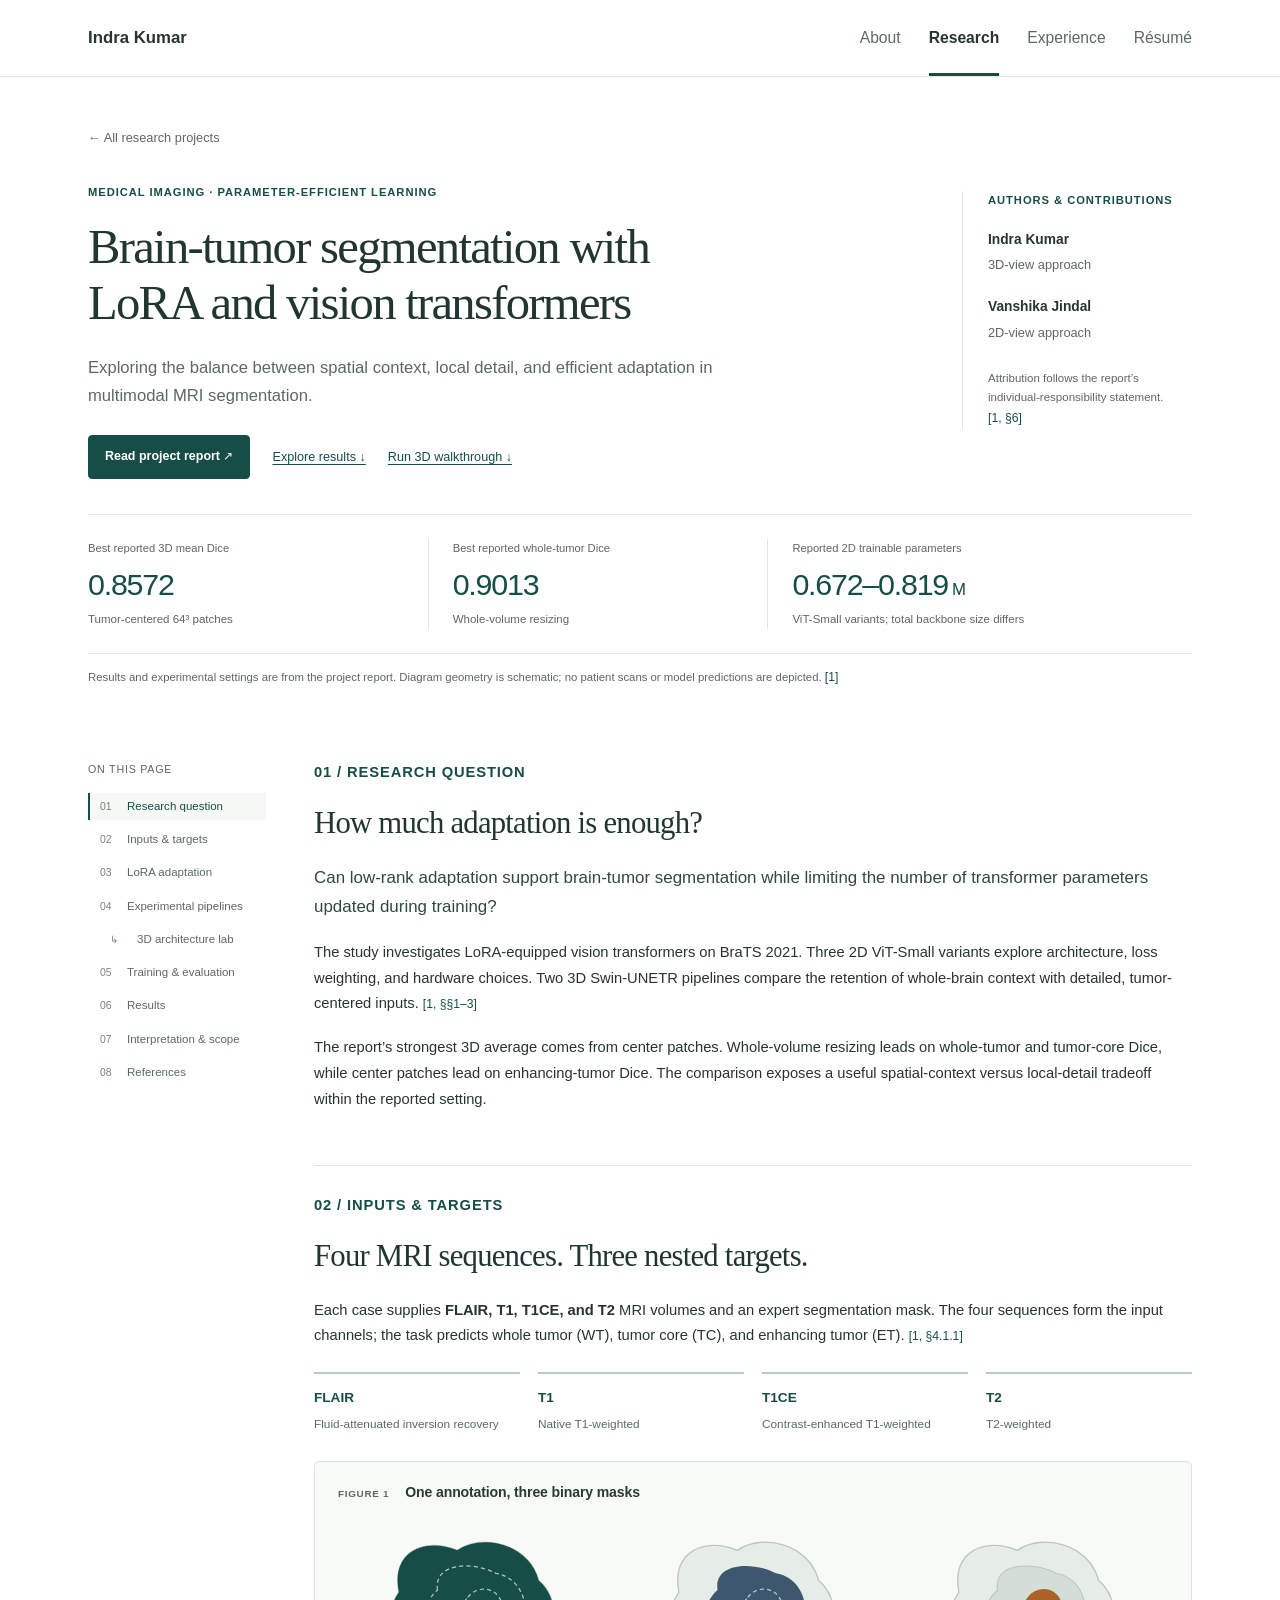
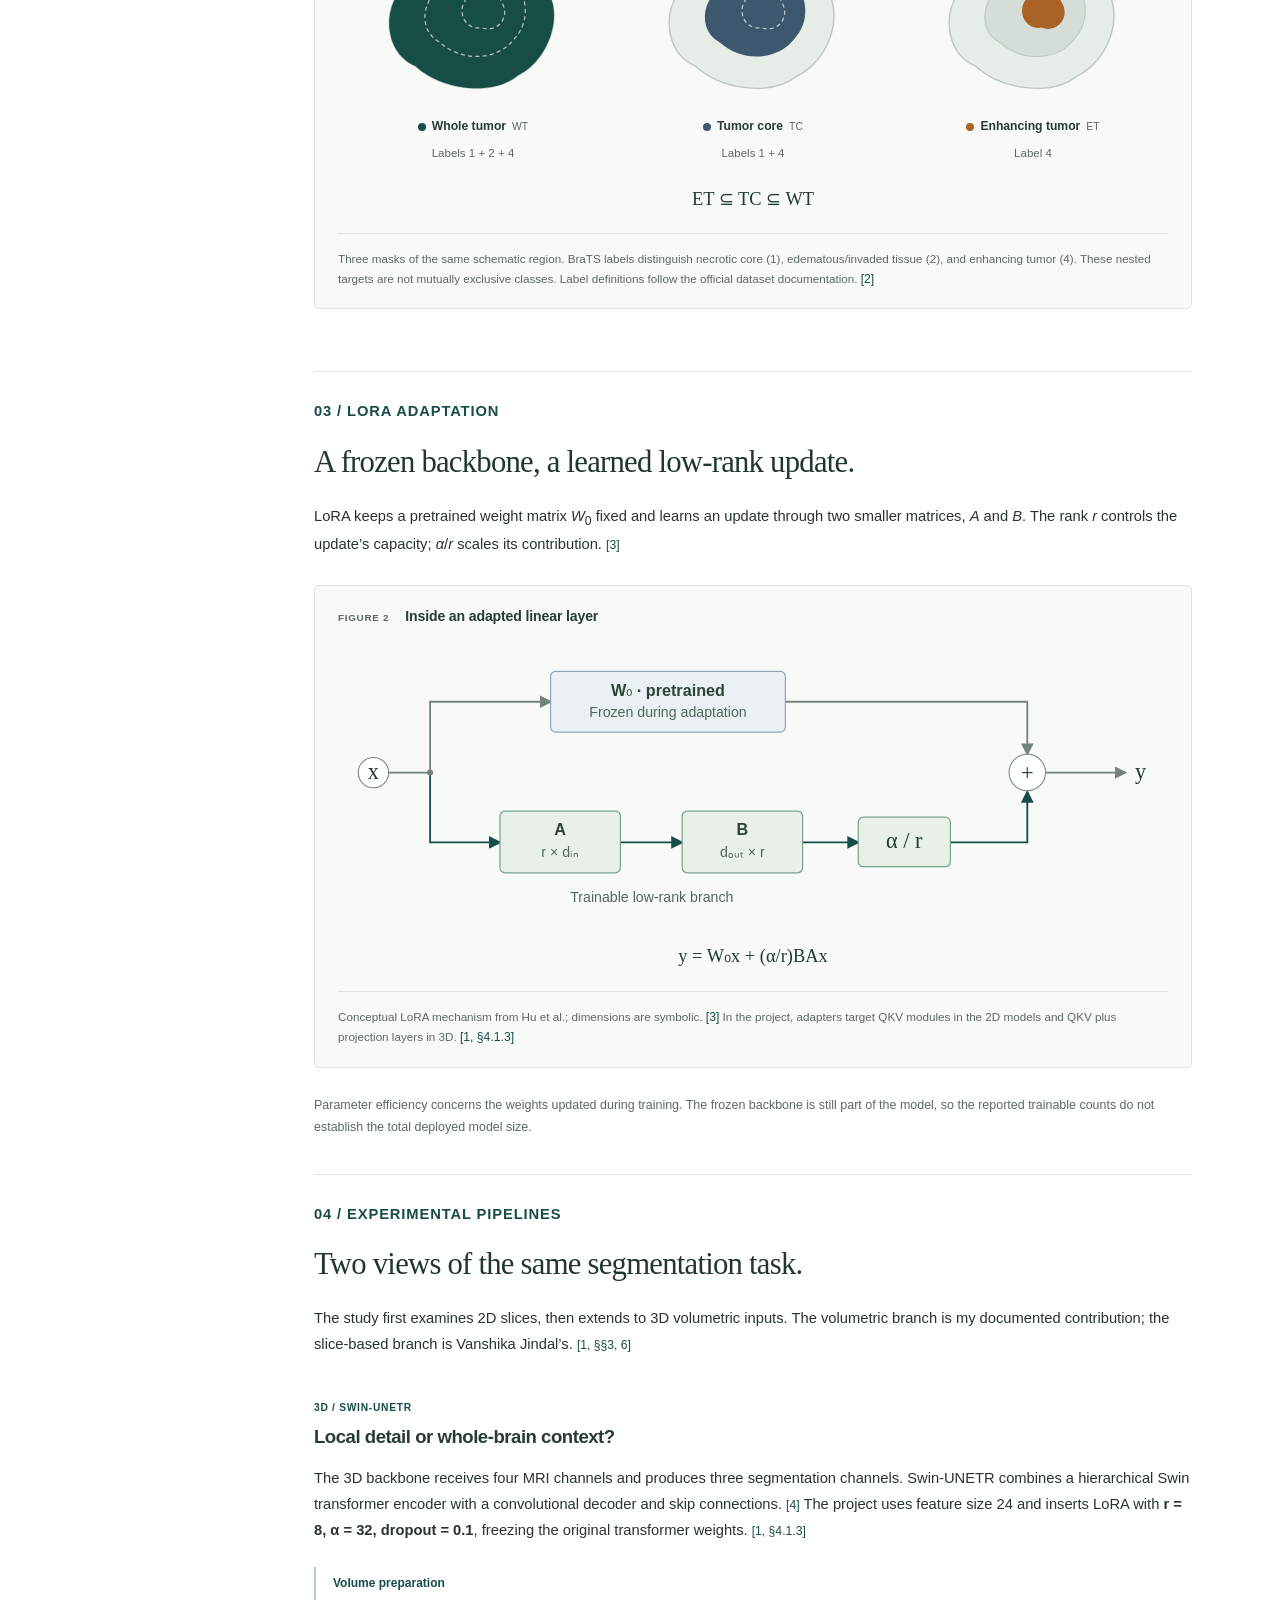
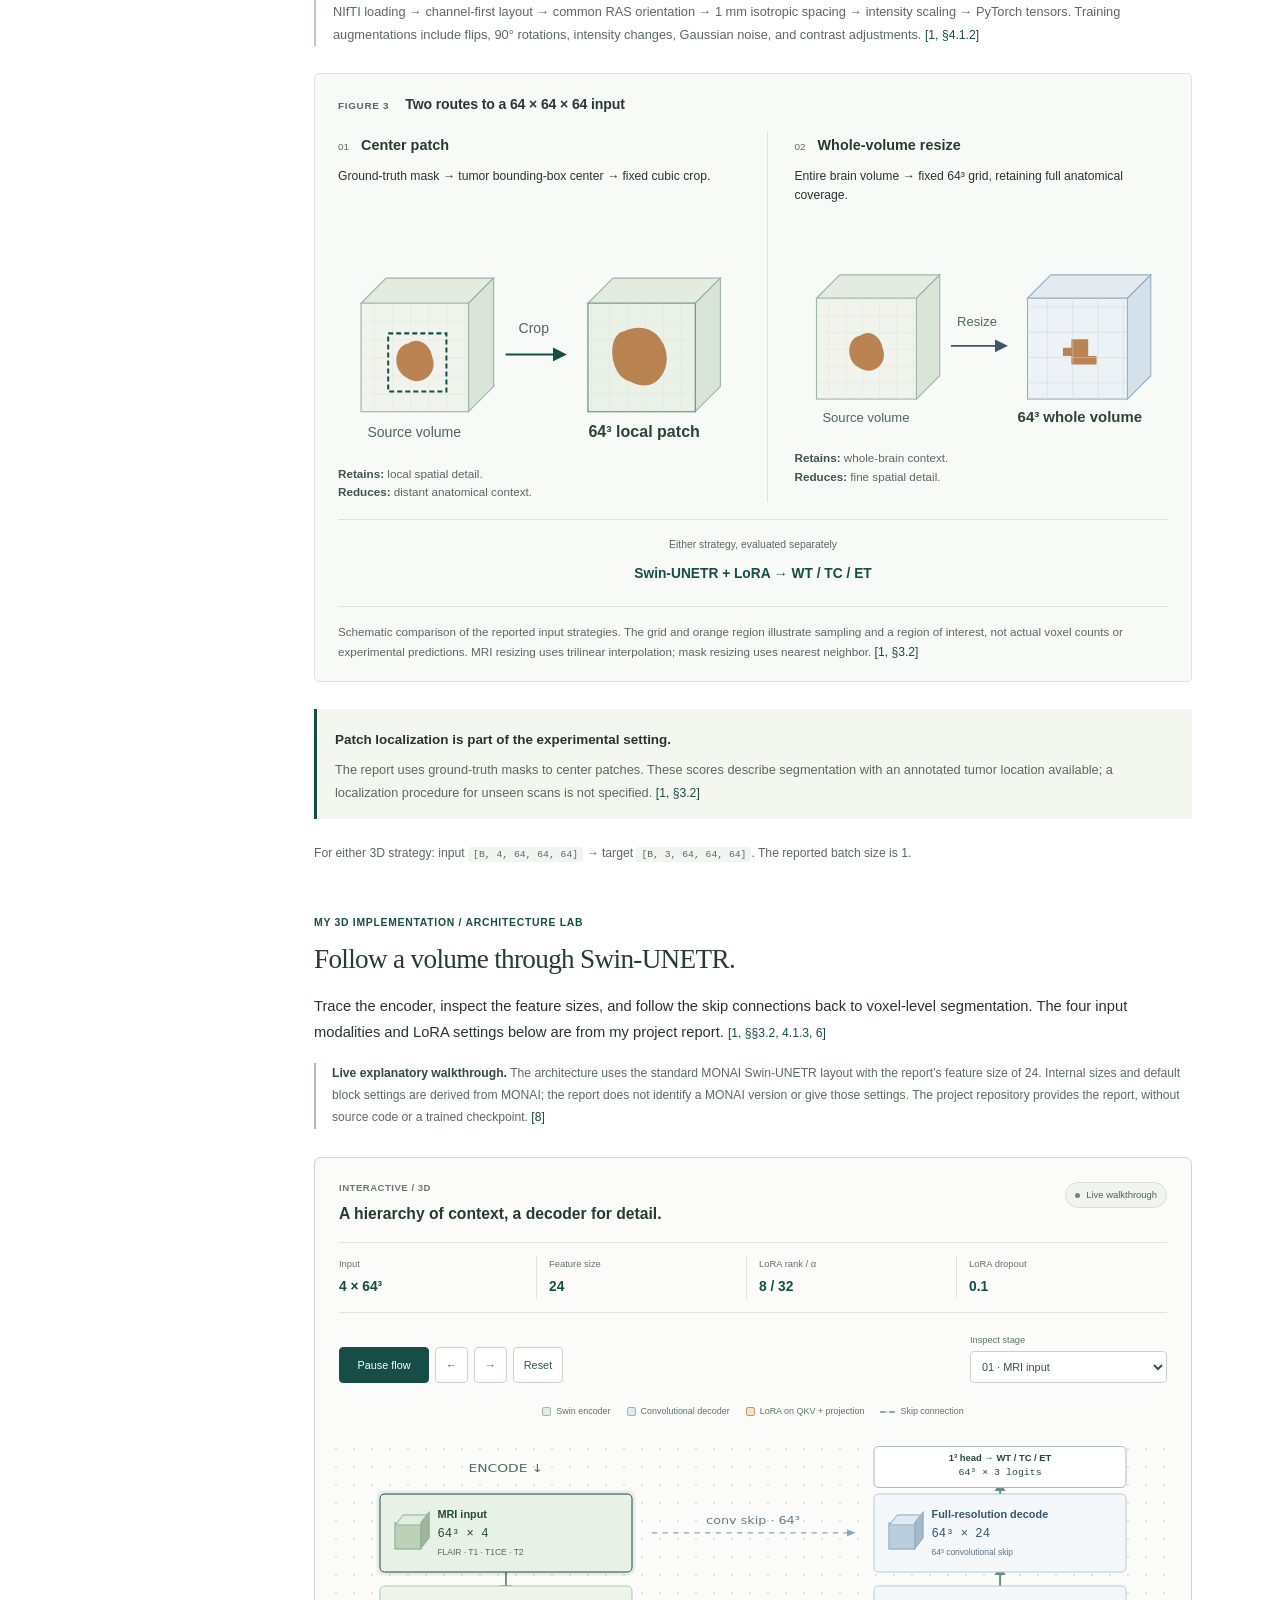
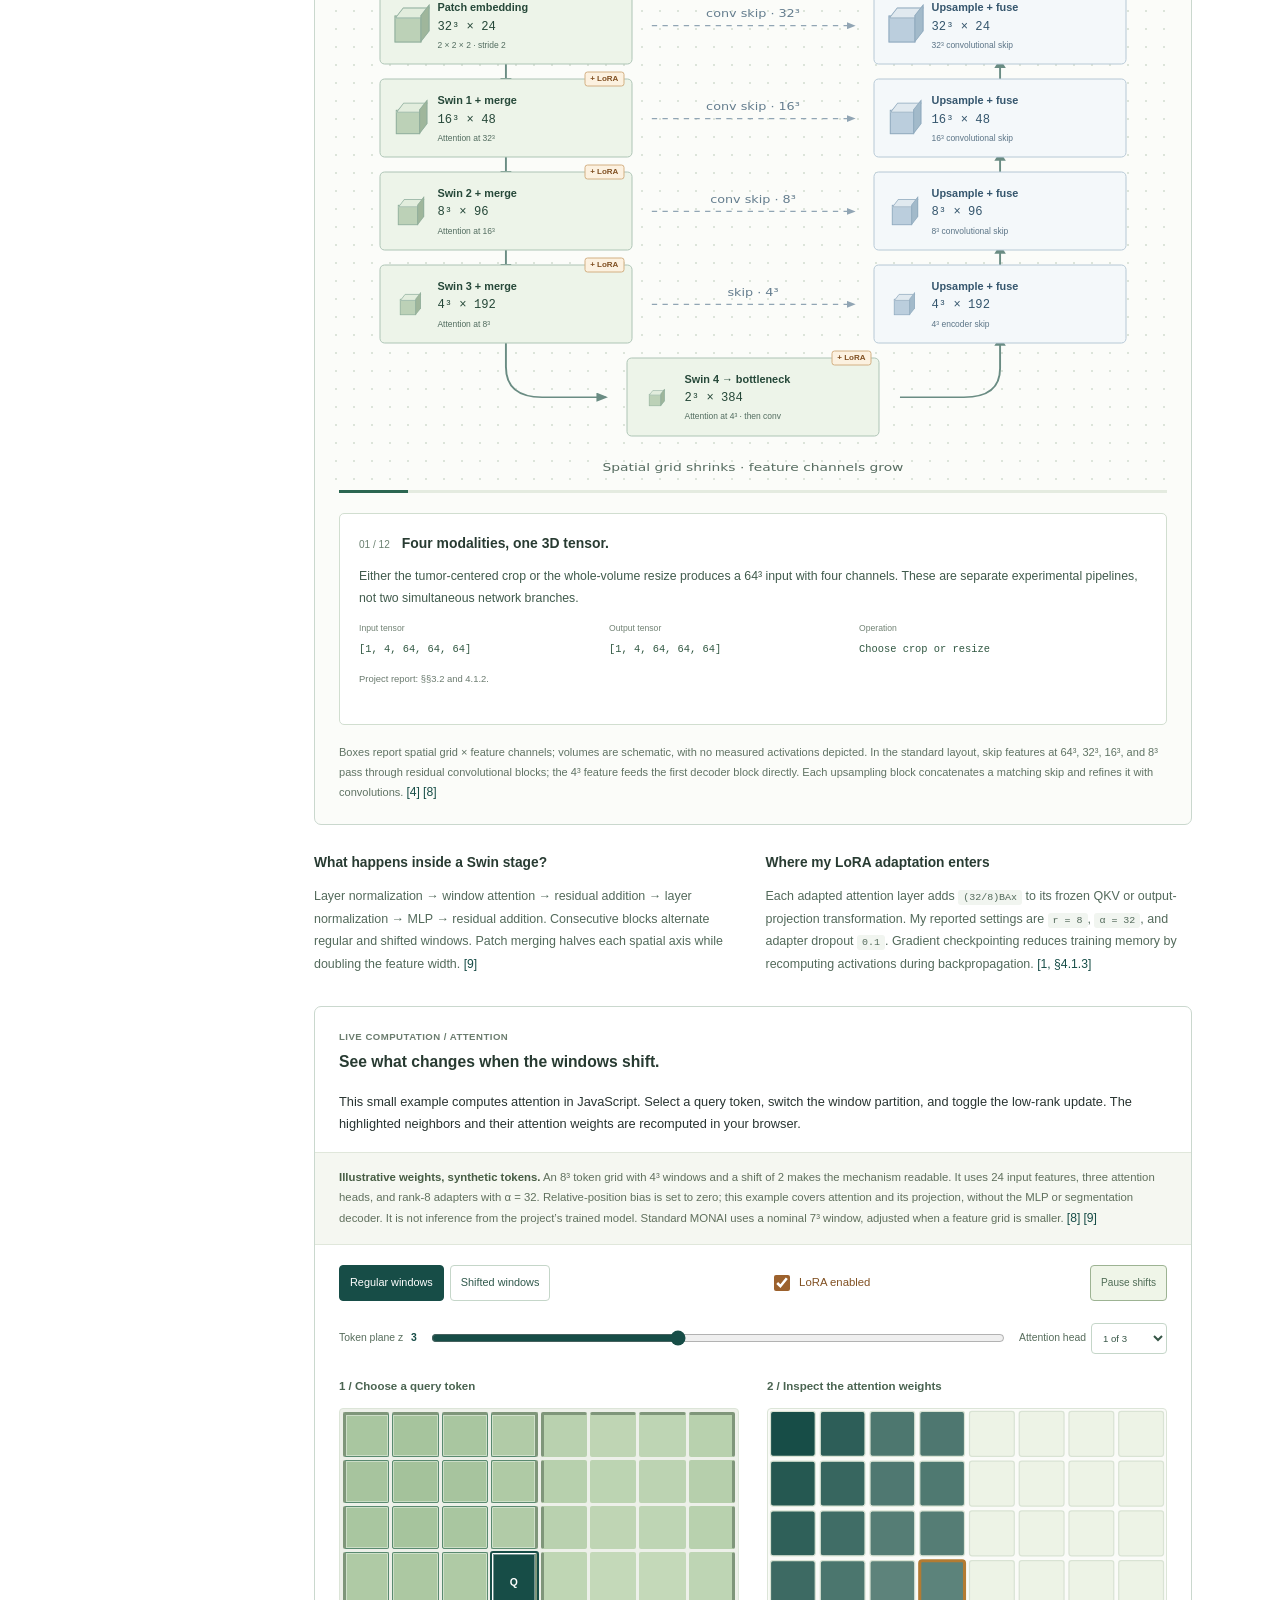
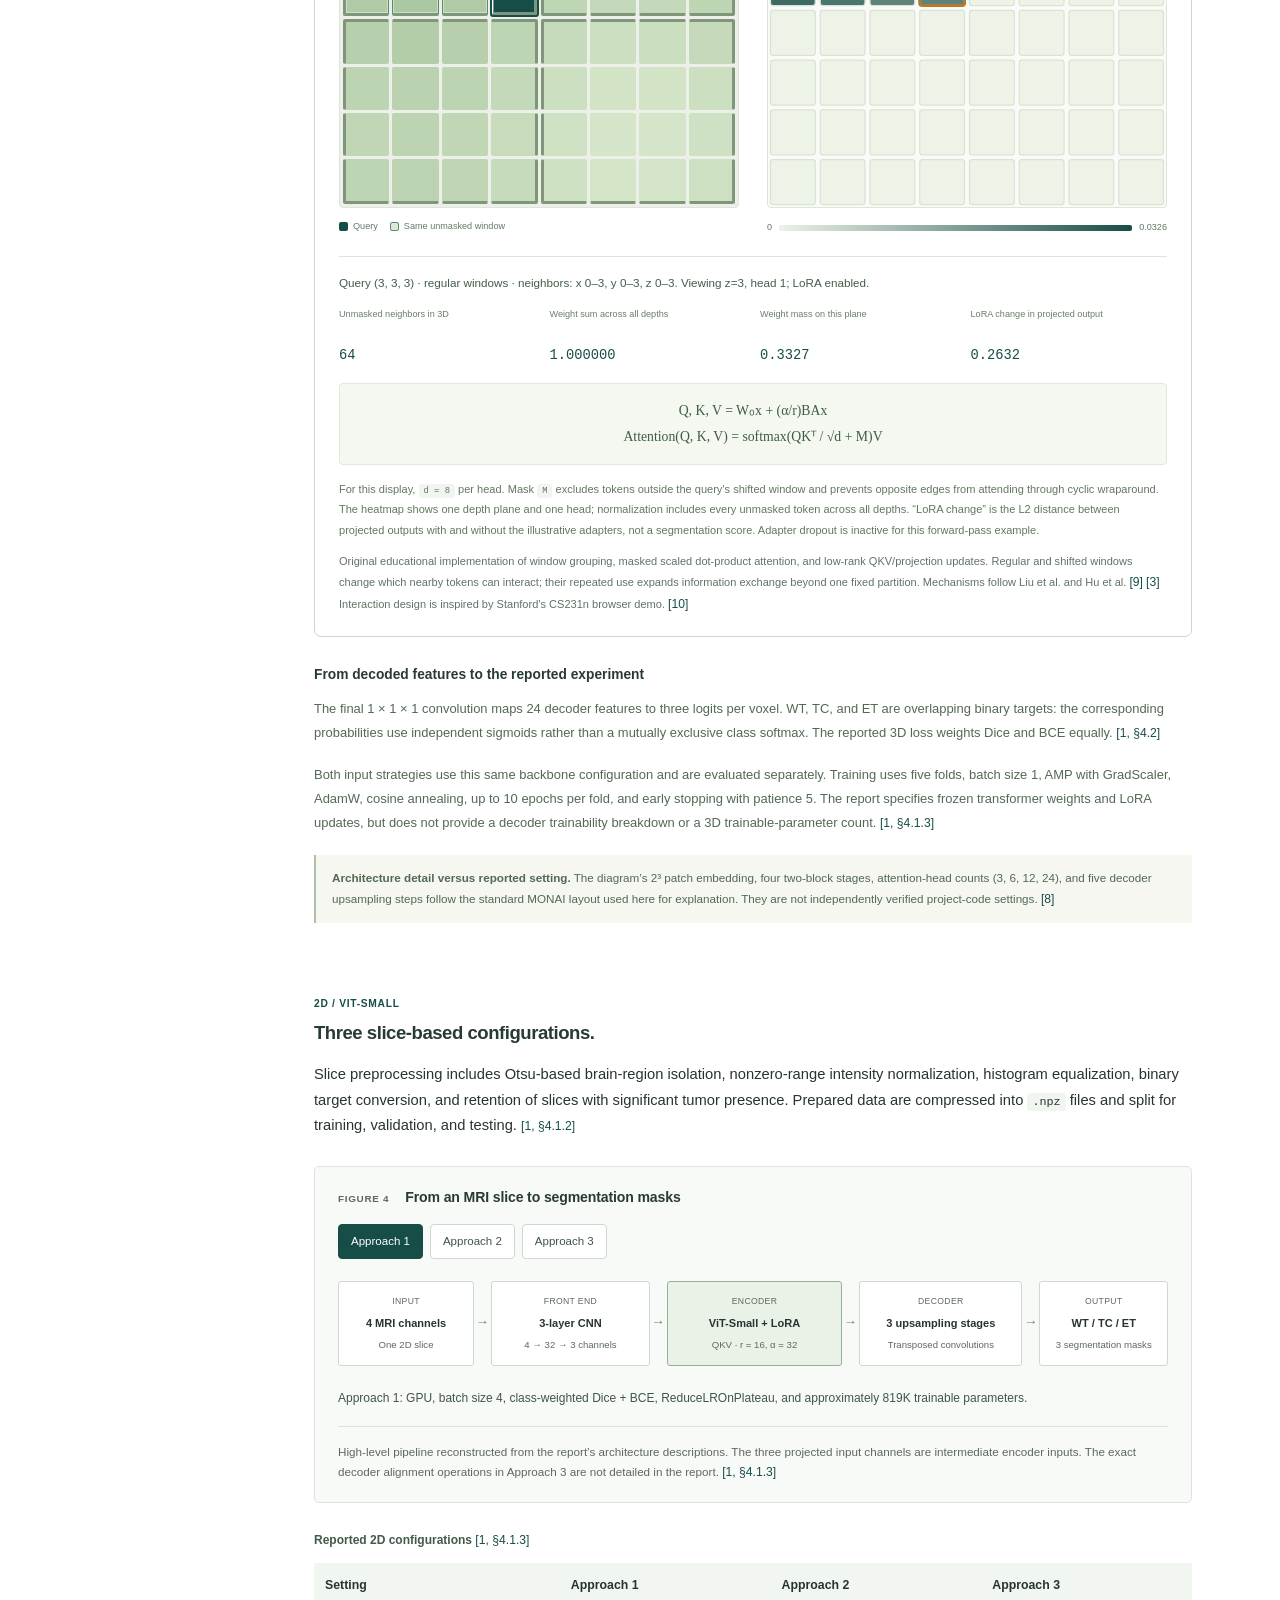
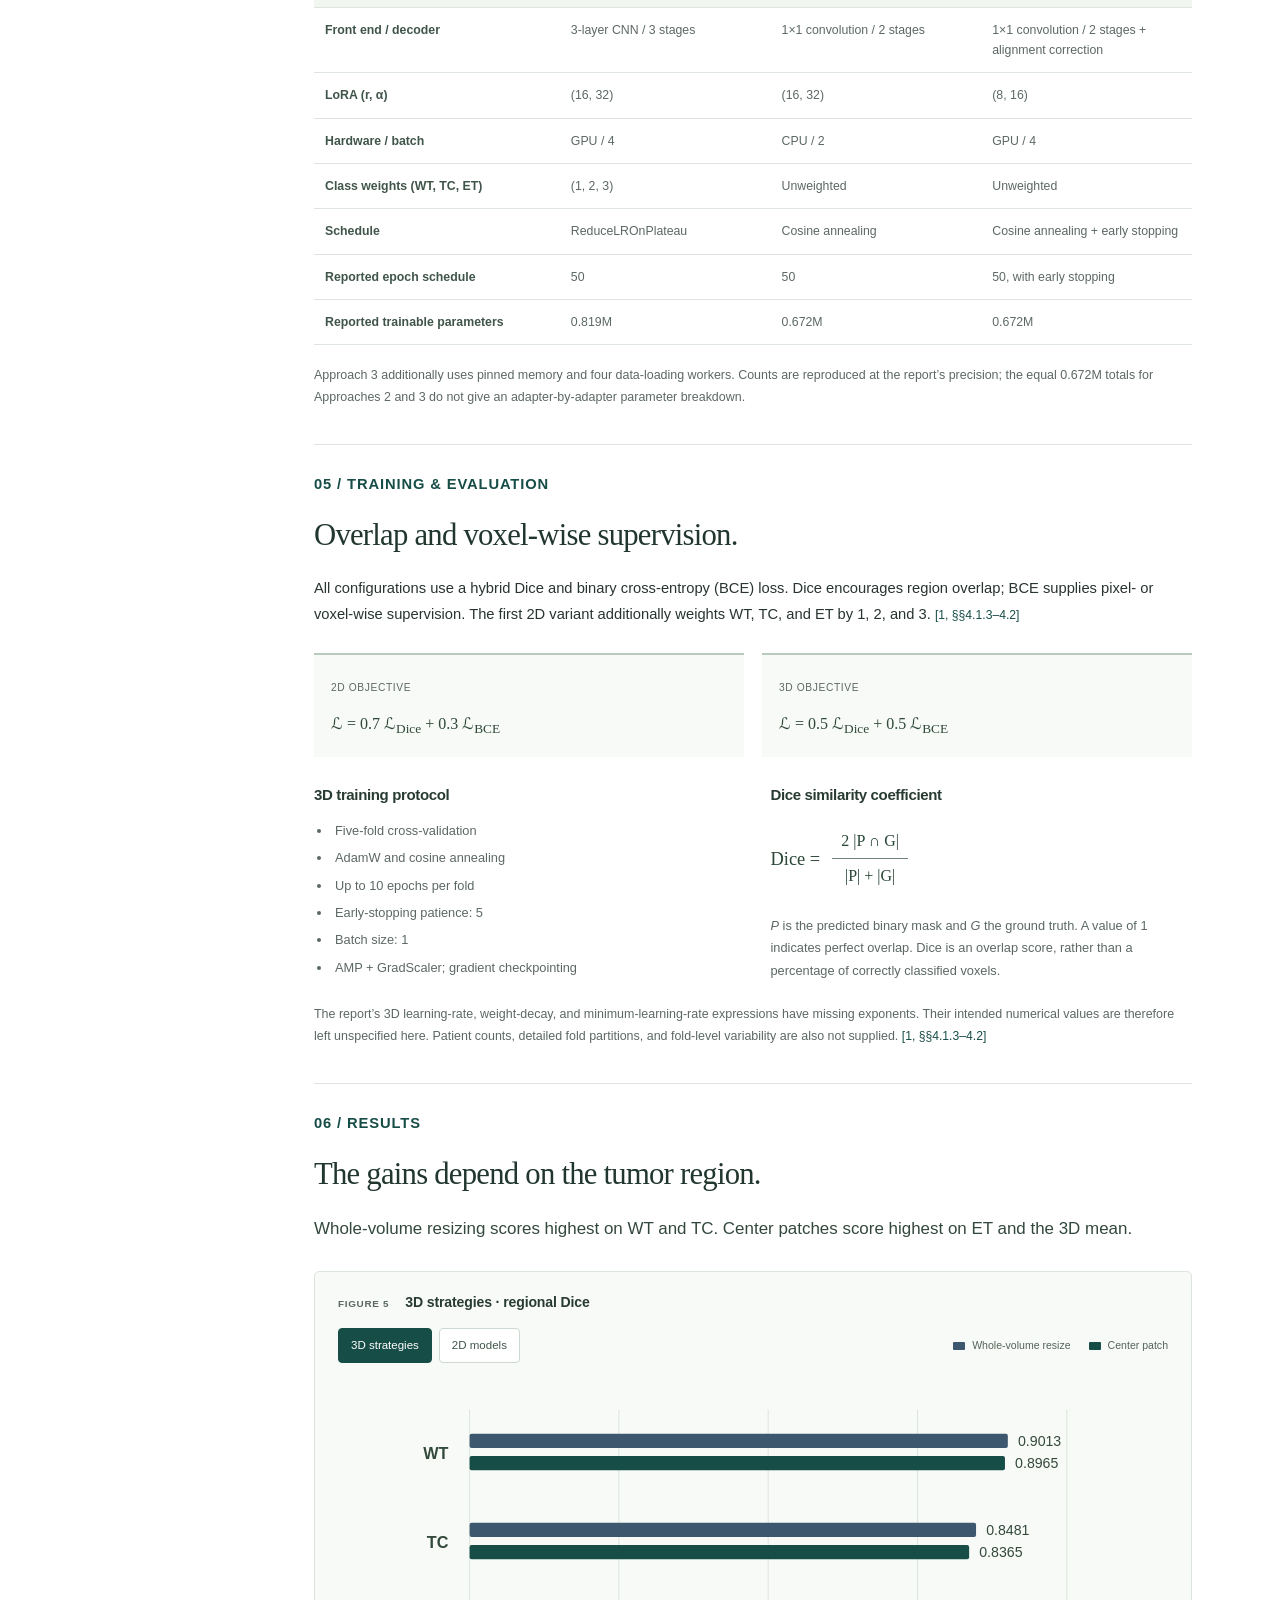
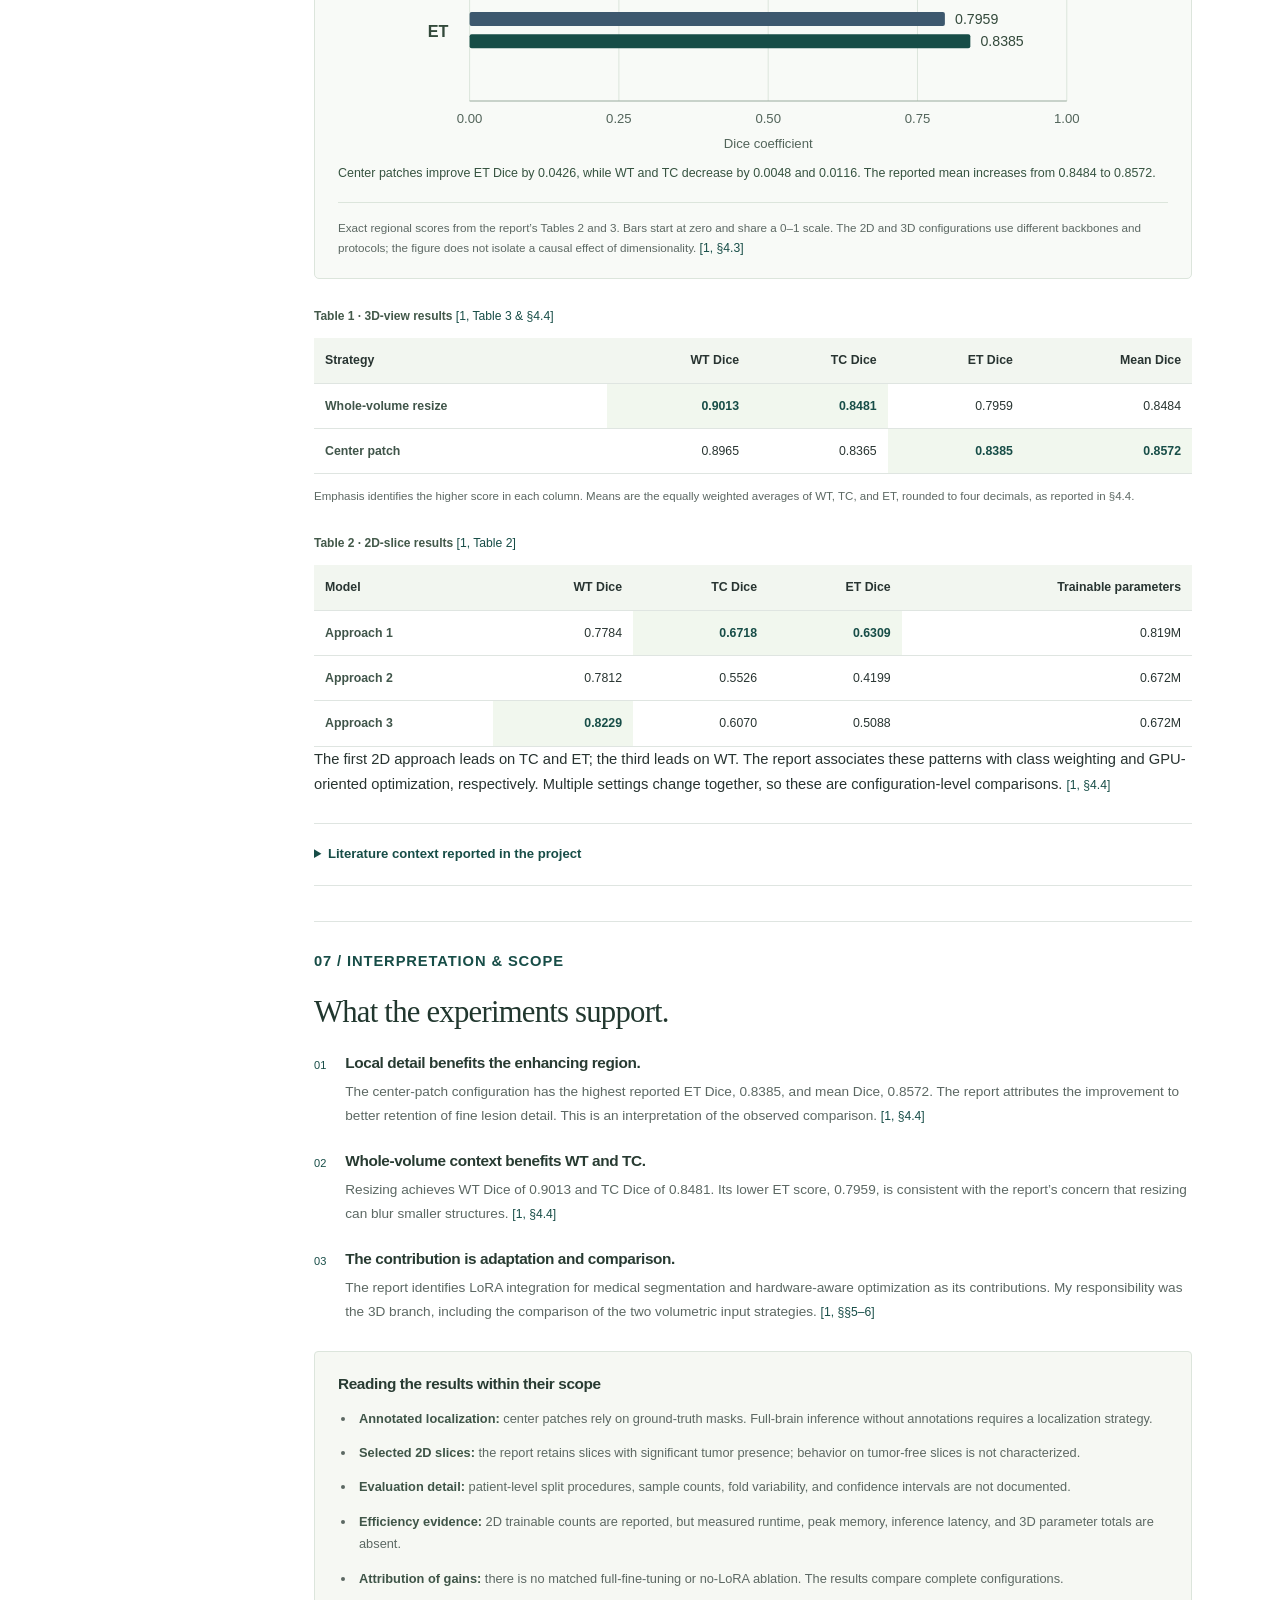
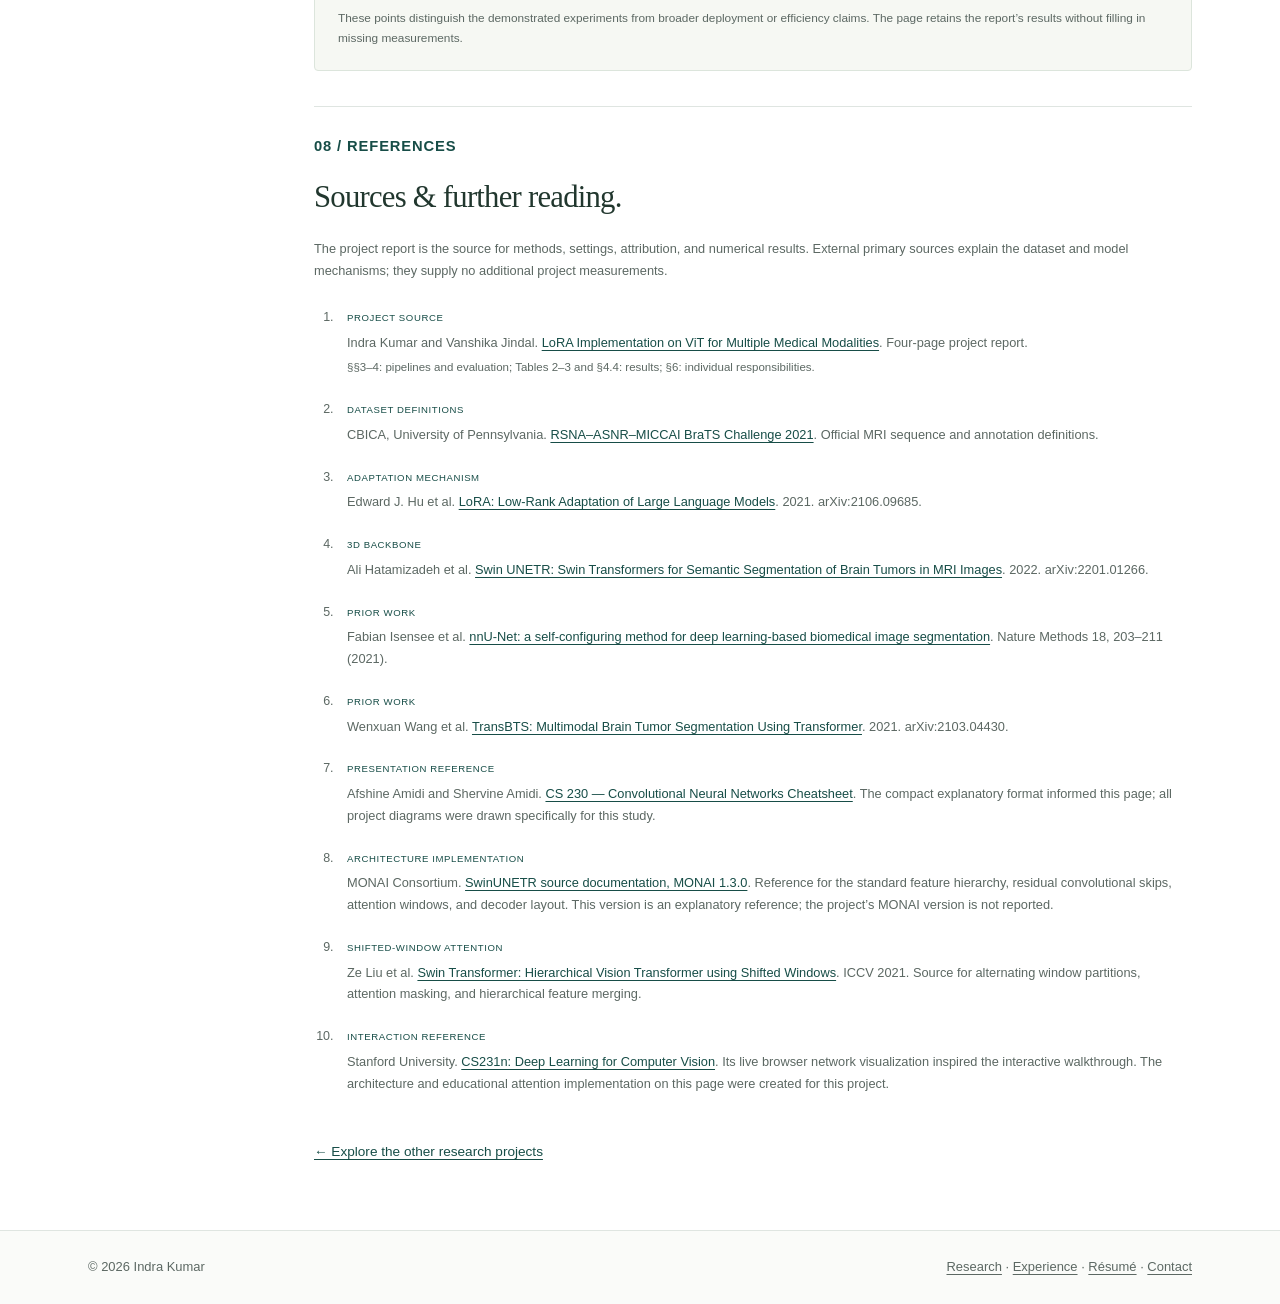
<file: projects/medical-image-segmentation.html>
<!doctype html>
<html lang="en">
<head>
  <meta charset="utf-8">
  <meta name="viewport" content="width=device-width, initial-scale=1">
  <meta name="color-scheme" content="light">
  <meta name="theme-color" content="#174d47">
  <title>Brain-tumor segmentation with LoRA and vision transformers | Indra Kumar</title>
  <meta name="description" content="A report-grounded study of LoRA-adapted ViT-Small and 3D Swin-UNETR on BraTS 2021. Methods, original explanatory diagrams, exact Dice results, and experimental scope.">
  <meta property="og:title" content="Brain-tumor segmentation with LoRA and vision transformers">
  <meta property="og:description" content="Multimodal MRI segmentation with parameter-efficient transformer adaptation. A detailed research study by Indra Kumar and Vanshika Jindal.">
  <meta property="og:type" content="article">
  <meta property="og:url" content="https://sincerelyindra.github.io/projects/medical-image-segmentation.html">
  <link rel="canonical" href="https://sincerelyindra.github.io/projects/medical-image-segmentation.html">
  <link rel="icon" type="image/svg+xml" href="data:image/svg+xml,%3Csvg xmlns=%22http://www.w3.org/2000/svg%22 viewBox=%220 0 64 64%22%3E%3Crect width=%2264%22 height=%2264%22 rx=%228%22 fill=%22%23174d47%22/%3E%3Ctext x=%2232%22 y=%2243%22 text-anchor=%22middle%22 font-family=%22Arial%22 font-size=%2233%22 font-weight=%22700%22 fill=%22white%22%3EIK%3C/text%3E%3C/svg%3E">
  <link rel="stylesheet" href="../assets/style.css">
  <link rel="stylesheet" href="../assets/brain-lora.css">
  <link rel="stylesheet" href="../assets/brain-swin.css">
  <script src="../assets/site.js" defer></script>
  <script src="../assets/brain-lora.js" defer></script>
  <script src="../assets/brain-swin.js" defer></script>
</head>
<body class="brain-study">
<a class="skip-link" href="#main">Skip to content</a>
<header class="masthead">
  <div class="masthead-inner">
    <a class="site-name" href="../index.html">Indra Kumar</a>
    <button class="menu-toggle" aria-controls="main-navigation" aria-expanded="false" type="button">Menu</button>
    <nav class="main-nav" id="main-navigation" aria-label="Main navigation">
      <a href="../index.html">About</a><a href="../projects.html" aria-current="page">Research</a>
      <a href="../index.html#experience">Experience</a><a href="../assets/Indra_Resume.pdf">Résumé</a>
    </nav>
  </div>
</header>
<main id="main">
  <div class="study-hero">
    <a class="study-back" href="../projects.html">← All research projects</a>
    <div class="study-hero-grid">
      <div>
        <p class="eyebrow">Medical imaging · Parameter-efficient learning</p>
        <h1>Brain-tumor segmentation with LoRA and vision transformers</h1>
        <p class="study-deck">Exploring the balance between spatial context, local detail, and efficient adaptation in multimodal MRI segmentation.</p>
        <div class="study-resource-links">
          <a class="button" href="https://github.com/sincerelyindra/lora-vit-medical-modalities/blob/main/ReportMLSP_Vanshika_Indra.pdf" target="_blank" rel="noopener noreferrer">Read project report ↗</a>
          <a href="#results">Explore results ↓</a>
          <a href="#swin-architecture">Run 3D walkthrough ↓</a>
        </div>
      </div>
      <aside class="study-authors" aria-label="Authors and contributions">
        <p class="eyebrow">Authors &amp; contributions</p>
        <p><strong>Indra Kumar</strong><span>3D-view approach</span></p>
        <p><strong>Vanshika Jindal</strong><span>2D-view approach</span></p>
        <p class="study-small">Attribution follows the report’s individual-responsibility statement. <a class="citation" href="#ref-report" aria-label="Reference 1, project report">[1, §6]</a></p>
      </aside>
    </div>
    <dl class="study-highlights">
      <div><dt>Best reported 3D mean Dice</dt><dd>0.8572</dd><dd class="highlight-context">Tumor-centered 64³ patches</dd></div>
      <div><dt>Best reported whole-tumor Dice</dt><dd>0.9013</dd><dd class="highlight-context">Whole-volume resizing</dd></div>
      <div><dt>Reported 2D trainable parameters</dt><dd>0.672–0.819<span>M</span></dd><dd class="highlight-context">ViT-Small variants; total backbone size differs</dd></div>
    </dl>
    <p class="study-provenance">Results and experimental settings are from the project report. Diagram geometry is schematic; no patient scans or model predictions are depicted. <a class="citation" href="#ref-report">[1]</a></p>
  </div>

  <div class="study-reading-layout">
    <aside class="study-toc" aria-label="On this page">
      <p>On this page</p>
      <nav aria-label="Study sections">
        <a href="#question"><span>01</span> Research question</a>
        <a href="#task"><span>02</span> Inputs &amp; targets</a>
        <a href="#adaptation"><span>03</span> LoRA adaptation</a>
        <a href="#methods"><span>04</span> Experimental pipelines</a>
        <a class="swin-toc-link" href="#swin-architecture"><span>↳</span> 3D architecture lab</a>
        <a href="#evaluation"><span>05</span> Training &amp; evaluation</a>
        <a href="#results"><span>06</span> Results</a>
        <a href="#discussion"><span>07</span> Interpretation &amp; scope</a>
        <a href="#references"><span>08</span> References</a>
      </nav>
    </aside>
    <article class="study-article">
      <section class="study-section" id="question" aria-labelledby="question-title">
        <p class="study-section-number">01 / Research question</p>
        <h2 id="question-title">How much adaptation is enough?</h2>
        <p class="study-lead">Can low-rank adaptation support brain-tumor segmentation while limiting the number of transformer parameters updated during training?</p>
        <p>The study investigates LoRA-equipped vision transformers on BraTS 2021. Three 2D ViT-Small variants explore architecture, loss weighting, and hardware choices. Two 3D Swin-UNETR pipelines compare the retention of whole-brain context with detailed, tumor-centered inputs. <a class="citation" href="#ref-report">[1, §§1–3]</a></p>
        <p>The report’s strongest 3D average comes from center patches. Whole-volume resizing leads on whole-tumor and tumor-core Dice, while center patches lead on enhancing-tumor Dice. The comparison exposes a useful spatial-context versus local-detail tradeoff within the reported setting.</p>
      </section>

      <section class="study-section" id="task" aria-labelledby="task-title">
        <p class="study-section-number">02 / Inputs &amp; targets</p>
        <h2 id="task-title">Four MRI sequences. Three nested targets.</h2>
        <p>Each case supplies <strong>FLAIR, T1, T1CE, and T2</strong> MRI volumes and an expert segmentation mask. The four sequences form the input channels; the task predicts whole tumor (WT), tumor core (TC), and enhancing tumor (ET). <a class="citation" href="#ref-report">[1, §4.1.1]</a></p>
        <ul class="study-modalities" aria-label="Input MRI sequences">
          <li><strong>FLAIR</strong><span>Fluid-attenuated inversion recovery</span></li>
          <li><strong>T1</strong><span>Native T1-weighted</span></li>
          <li><strong>T1CE</strong><span>Contrast-enhanced T1-weighted</span></li>
          <li><strong>T2</strong><span>T2-weighted</span></li>
        </ul>
        <figure class="study-figure">
          <div class="figure-heading"><span class="figure-number">Figure 1</span><h3>One annotation, three binary masks</h3></div>
          <div class="target-panels">
            <div class="target-panel">
              <svg viewBox="0 0 230 190" role="img" aria-labelledby="wt-title wt-desc">
                <title id="wt-title">Whole-tumor binary target</title><desc id="wt-desc">The complete outer region is selected, including the tumor core and enhancing component.</desc>
                <path class="mask-context" d="M44 71C36 32 69 18 100 31C124 14 169 25 178 60C207 85 189 136 158 151C132 172 84 164 60 142C34 131 27 96 44 71Z"/>
                <path class="mask-wt" d="M44 71C36 32 69 18 100 31C124 14 169 25 178 60C207 85 189 136 158 151C132 172 84 164 60 142C34 131 27 96 44 71Z"/>
                <path class="mask-boundary" d="M81 69C77 43 114 41 137 53C166 58 173 95 156 114C140 137 105 139 83 119C64 109 65 83 81 69Z"/>
                <path class="mask-boundary" d="M110 76C119 64 137 66 142 80C152 95 138 111 123 105C107 108 98 88 110 76Z"/>
              </svg>
              <h4><span class="region-dot wt-dot"></span>Whole tumor <span>WT</span></h4><p>Labels 1 + 2 + 4</p>
            </div>
            <div class="target-panel">
              <svg viewBox="0 0 230 190" role="img" aria-labelledby="tc-title tc-desc">
                <title id="tc-title">Tumor-core binary target</title><desc id="tc-desc">The inner core is selected, including enhancing tumor; the outer edematous region is excluded.</desc>
                <path class="mask-context" d="M44 71C36 32 69 18 100 31C124 14 169 25 178 60C207 85 189 136 158 151C132 172 84 164 60 142C34 131 27 96 44 71Z"/>
                <path class="mask-tc" d="M81 69C77 43 114 41 137 53C166 58 173 95 156 114C140 137 105 139 83 119C64 109 65 83 81 69Z"/>
                <path class="mask-boundary" d="M110 76C119 64 137 66 142 80C152 95 138 111 123 105C107 108 98 88 110 76Z"/>
              </svg>
              <h4><span class="region-dot tc-dot"></span>Tumor core <span>TC</span></h4><p>Labels 1 + 4</p>
            </div>
            <div class="target-panel">
              <svg viewBox="0 0 230 190" role="img" aria-labelledby="et-title et-desc">
                <title id="et-title">Enhancing-tumor binary target</title><desc id="et-desc">Only the enhancing component inside the core is selected.</desc>
                <path class="mask-context" d="M44 71C36 32 69 18 100 31C124 14 169 25 178 60C207 85 189 136 158 151C132 172 84 164 60 142C34 131 27 96 44 71Z"/>
                <path class="mask-core-context" d="M81 69C77 43 114 41 137 53C166 58 173 95 156 114C140 137 105 139 83 119C64 109 65 83 81 69Z"/>
                <path class="mask-et" d="M110 76C119 64 137 66 142 80C152 95 138 111 123 105C107 108 98 88 110 76Z"/>
              </svg>
              <h4><span class="region-dot et-dot"></span>Enhancing tumor <span>ET</span></h4><p>Label 4</p>
            </div>
          </div>
          <div class="figure-equation" aria-label="Enhancing tumor is a subset of tumor core, which is a subset of whole tumor">ET ⊆ TC ⊆ WT</div>
          <figcaption>Three masks of the same schematic region. BraTS labels distinguish necrotic core (1), edematous/invaded tissue (2), and enhancing tumor (4). These nested targets are not mutually exclusive classes. Label definitions follow the official dataset documentation. <a class="citation" href="#ref-brats">[2]</a></figcaption>
        </figure>
      </section>

      <section class="study-section" id="adaptation" aria-labelledby="adaptation-title">
        <p class="study-section-number">03 / LoRA adaptation</p>
        <h2 id="adaptation-title">A frozen backbone, a learned low-rank update.</h2>
        <p>LoRA keeps a pretrained weight matrix <var>W</var><sub>0</sub> fixed and learns an update through two smaller matrices, <var>A</var> and <var>B</var>. The rank <var>r</var> controls the update’s capacity; <var>α</var>/<var>r</var> scales its contribution. <a class="citation" href="#ref-lora">[3]</a></p>
        <figure class="study-figure lora-figure">
          <div class="figure-heading"><span class="figure-number">Figure 2</span><h3>Inside an adapted linear layer</h3></div>
          <div class="diagram-scroll" tabindex="0" role="region" aria-label="LoRA diagram; horizontally scrollable on small screens">
            <svg class="lora-diagram" viewBox="0 0 820 275" role="img" aria-labelledby="lora-title lora-desc">
              <title id="lora-title">LoRA forward pass with frozen and trainable branches</title>
              <desc id="lora-desc">Input x branches to the frozen pretrained matrix W zero and to trainable matrices A then B. The low-rank branch is scaled by alpha over r and added to the frozen branch to obtain y.</desc>
              <defs><marker id="lora-arrow" markerWidth="7" markerHeight="7" refX="6" refY="3.5" orient="auto"><path d="M0 0L7 3.5L0 7" fill="#73857b"/></marker><marker id="lora-train-arrow" markerWidth="7" markerHeight="7" refX="6" refY="3.5" orient="auto"><path d="M0 0L7 3.5L0 7" fill="#174d47"/></marker></defs>
              <g class="diagram-flow"><path d="M49 129H91V59H210" marker-end="url(#lora-arrow)"/><path d="M442 59H681V111" marker-end="url(#lora-arrow)"/><path d="M699 129H778" marker-end="url(#lora-arrow)"/></g>
              <g class="diagram-flow train-flow"><path d="M91 129V198H160" marker-end="url(#lora-train-arrow)"/><path d="M279 198H340" marker-end="url(#lora-train-arrow)"/><path d="M459 198H514" marker-end="url(#lora-train-arrow)"/><path d="M605 198H681V148" marker-end="url(#lora-train-arrow)"/></g>
              <circle cx="35" cy="129" r="15" fill="#fff" stroke="#73857b"/><text x="35" y="135" text-anchor="middle" class="diagram-math">x</text>
              <circle cx="91" cy="129" r="3" fill="#73857b"/>
              <rect x="210" y="29" width="232" height="60" rx="5" class="frozen-box"/><text x="326" y="53" text-anchor="middle" class="diagram-label">W₀ · pretrained</text><text x="326" y="74" text-anchor="middle" class="diagram-sub">Frozen during adaptation</text>
              <rect x="160" y="167" width="119" height="61" rx="5" class="train-box"/><text x="219.5" y="191" text-anchor="middle" class="diagram-label">A</text><text x="219.5" y="212" text-anchor="middle" class="diagram-sub">r × dᵢₙ</text>
              <rect x="340" y="167" width="119" height="61" rx="5" class="train-box"/><text x="399.5" y="191" text-anchor="middle" class="diagram-label">B</text><text x="399.5" y="212" text-anchor="middle" class="diagram-sub">dₒᵤₜ × r</text>
              <rect x="514" y="173" width="91" height="49" rx="5" class="train-box"/><text x="559.5" y="204" text-anchor="middle" class="diagram-math">α / r</text>
              <text x="310" y="257" text-anchor="middle" class="diagram-sub">Trainable low-rank branch</text>
              <circle cx="681" cy="129" r="18" fill="#fff" stroke="#73857b"/><text x="681" y="136" text-anchor="middle" class="diagram-math">+</text><text x="793" y="135" text-anchor="middle" class="diagram-math">y</text>
            </svg>
          </div>
          <div class="figure-equation" aria-label="y equals W zero x plus alpha over r times B A x">y = W₀x + (α/r)BAx</div>
          <figcaption>Conceptual LoRA mechanism from Hu et al.; dimensions are symbolic. <a class="citation" href="#ref-lora">[3]</a> In the project, adapters target QKV modules in the 2D models and QKV plus projection layers in 3D. <a class="citation" href="#ref-report">[1, §4.1.3]</a></figcaption>
        </figure>
        <p class="study-note">Parameter efficiency concerns the weights updated during training. The frozen backbone is still part of the model, so the reported trainable counts do not establish the total deployed model size.</p>
      </section>

      <section class="study-section" id="methods" aria-labelledby="methods-title">
        <p class="study-section-number">04 / Experimental pipelines</p>
        <h2 id="methods-title">Two views of the same segmentation task.</h2>
        <p>The study first examines 2D slices, then extends to 3D volumetric inputs. The volumetric branch is my documented contribution; the slice-based branch is Vanshika Jindal’s. <a class="citation" href="#ref-report">[1, §§3, 6]</a></p>

        <div class="method-subheading"><span class="method-label">3D / Swin-UNETR</span><h3>Local detail or whole-brain context?</h3></div>
        <p>The 3D backbone receives four MRI channels and produces three segmentation channels. Swin-UNETR combines a hierarchical Swin transformer encoder with a convolutional decoder and skip connections. <a class="citation" href="#ref-swin">[4]</a> The project uses feature size 24 and inserts LoRA with <strong>r = 8, α = 32, dropout = 0.1</strong>, freezing the original transformer weights. <a class="citation" href="#ref-report">[1, §4.1.3]</a></p>
        <div class="preprocessing-strip"><strong>Volume preparation</strong><p>NIfTI loading → channel-first layout → common RAS orientation → 1 mm isotropic spacing → intensity scaling → PyTorch tensors. Training augmentations include flips, 90° rotations, intensity changes, Gaussian noise, and contrast adjustments. <a class="citation" href="#ref-report">[1, §4.1.2]</a></p></div>
        <figure class="study-figure">
          <div class="figure-heading"><span class="figure-number">Figure 3</span><h3>Two routes to a 64 × 64 × 64 input</h3></div>
          <div class="strategy-panels">
            <div class="strategy-panel">
              <h4><span>01</span> Center patch</h4>
              <p>Ground-truth mask → tumor bounding-box center → fixed cubic crop.</p>
              <svg viewBox="0 0 400 220" role="img" aria-labelledby="crop-title crop-desc">
                <title id="crop-title">Tumor-centered crop from a larger MRI volume</title><desc id="crop-desc">A highlighted local region of the source volume is extracted as a 64 cubed patch. The center is selected using the ground-truth segmentation mask.</desc>
                <defs><marker id="crop-arrow" markerWidth="7" markerHeight="7" refX="6" refY="3.5" orient="auto"><path d="M0 0L7 3.5L0 7" fill="#174d47"/></marker><pattern id="crop-grid" width="18" height="18" patternUnits="userSpaceOnUse"><path d="M18 0H0V18" fill="none" stroke="#d5e2db" stroke-width=".8"/></pattern></defs>
                <path d="M23 72L48 47H155L130 72Z" class="volume-top"/><path d="M130 72L155 47V155L130 180Z" class="volume-side"/><rect x="23" y="72" width="107" height="108" class="volume-front"/><rect x="23" y="72" width="107" height="108" fill="url(#crop-grid)"/>
                <path d="M70 112C56 114 53 138 68 146C84 157 100 141 94 126C92 112 79 105 70 112Z" class="schematic-lesion"/><rect x="50" y="102" width="58" height="58" fill="none" stroke="#174d47" stroke-width="2" stroke-dasharray="5 3"/>
                <path d="M167 123H226" fill="none" stroke="#174d47" stroke-width="2" marker-end="url(#crop-arrow)"/><text x="195" y="102" text-anchor="middle" class="diagram-sub">Crop</text>
                <path d="M249 72L274 47H381L356 72Z" class="volume-top"/><path d="M356 72L381 47V155L356 180Z" class="volume-side"/><rect x="249" y="72" width="107" height="108" class="patch-front"/><rect x="249" y="72" width="107" height="108" fill="url(#crop-grid)"/>
                <path d="M285 100C267 103 270 145 291 150C320 166 337 130 322 109C315 96 298 93 285 100Z" class="schematic-lesion"/>
                <text x="76" y="205" text-anchor="middle" class="diagram-sub">Source volume</text><text x="305" y="205" text-anchor="middle" class="diagram-label">64³ local patch</text>
              </svg>
              <p class="strategy-tradeoff"><strong>Retains:</strong> local spatial detail.<br><strong>Reduces:</strong> distant anatomical context.</p>
            </div>
            <div class="strategy-panel">
              <h4><span>02</span> Whole-volume resize</h4>
              <p>Entire brain volume → fixed 64³ grid, retaining full anatomical coverage.</p>
              <svg viewBox="0 0 400 220" role="img" aria-labelledby="resize-title resize-desc">
                <title id="resize-title">Whole MRI volume downsampled into a fixed grid</title><desc id="resize-desc">The entire source volume is resampled to 64 cubed. A coarser grid illustrates reduced spatial detail while retaining full anatomical coverage.</desc>
                <defs><marker id="resize-arrow" markerWidth="7" markerHeight="7" refX="6" refY="3.5" orient="auto"><path d="M0 0L7 3.5L0 7" fill="#3d586e"/></marker><pattern id="resize-fine-grid" width="18" height="18" patternUnits="userSpaceOnUse"><path d="M18 0H0V18" fill="none" stroke="#d5e2db" stroke-width=".8"/></pattern><pattern id="resize-coarse-grid" width="27" height="27" patternUnits="userSpaceOnUse"><path d="M27 0H0V27" fill="none" stroke="#c7d5df" stroke-width="1"/></pattern></defs>
                <path d="M23 72L48 47H155L130 72Z" class="volume-top"/><path d="M130 72L155 47V155L130 180Z" class="volume-side"/><rect x="23" y="72" width="107" height="108" class="volume-front"/><rect x="23" y="72" width="107" height="108" fill="url(#resize-fine-grid)"/><path d="M70 112C56 114 53 138 68 146C84 157 100 141 94 126C92 112 79 105 70 112Z" class="schematic-lesion"/>
                <path d="M167 123H226" fill="none" stroke="#3d586e" stroke-width="2" marker-end="url(#resize-arrow)"/><text x="195" y="102" text-anchor="middle" class="diagram-sub">Resize</text>
                <path d="M249 72L274 47H381L356 72Z" class="resize-top"/><path d="M356 72L381 47V155L356 180Z" class="resize-side"/><rect x="249" y="72" width="107" height="108" class="resize-front"/><path d="M296 116H314V134H323V143H296V134H287V125H296Z" class="schematic-lesion"/><rect x="249" y="72" width="107" height="108" fill="url(#resize-coarse-grid)"/>
                <text x="76" y="205" text-anchor="middle" class="diagram-sub">Source volume</text><text x="305" y="205" text-anchor="middle" class="diagram-label">64³ whole volume</text>
              </svg>
              <p class="strategy-tradeoff"><strong>Retains:</strong> whole-brain context.<br><strong>Reduces:</strong> fine spatial detail.</p>
            </div>
          </div>
          <div class="shared-backbone"><span>Either strategy, evaluated separately</span><strong>Swin-UNETR + LoRA → WT / TC / ET</strong></div>
          <figcaption>Schematic comparison of the reported input strategies. The grid and orange region illustrate sampling and a region of interest, not actual voxel counts or experimental predictions. MRI resizing uses trilinear interpolation; mask resizing uses nearest neighbor. <a class="citation" href="#ref-report">[1, §3.2]</a></figcaption>
        </figure>
        <div class="study-callout"><strong>Patch localization is part of the experimental setting.</strong><p>The report uses ground-truth masks to center patches. These scores describe segmentation with an annotated tumor location available; a localization procedure for unseen scans is not specified. <a class="citation" href="#ref-report">[1, §3.2]</a></p></div>
        <p class="tensor-note">For either 3D strategy: input <code>[B, 4, 64, 64, 64]</code> → target <code>[B, 3, 64, 64, 64]</code>. The reported batch size is 1.</p>

        <div class="swin-lab" id="swin-architecture" aria-labelledby="swin-title">
          <div class="swin-intro">
            <p class="method-label">My 3D implementation / Architecture lab</p>
            <h3 id="swin-title">Follow a volume through Swin-UNETR.</h3>
            <p>Trace the encoder, inspect the feature sizes, and follow the skip connections back to voxel-level segmentation. The four input modalities and LoRA settings below are from my project report. <a class="citation" href="#ref-report">[1, §§3.2, 4.1.3, 6]</a></p>
          </div>
          <div class="swin-source-note"><strong>Live explanatory walkthrough.</strong> The architecture uses the standard MONAI Swin-UNETR layout with the report’s feature size of 24. Internal sizes and default block settings are derived from MONAI; the report does not identify a MONAI version or give those settings. The project repository provides the report, without source code or a trained checkpoint. <a class="citation" href="#ref-monai">[8]</a></div>
          <figure class="swin-architecture-figure" aria-labelledby="swin-graph-title">
            <div class="swin-figure-top">
              <div><span class="figure-number">Interactive / 3D</span><h4 id="swin-graph-title">A hierarchy of context, a decoder for detail.</h4></div>
              <span class="swin-live-badge" id="swin-live-status">Architecture schematic</span>
            </div>
            <dl class="swin-config">
              <div><dt>Input</dt><dd>4 × 64³</dd></div><div><dt>Feature size</dt><dd>24</dd></div><div><dt>LoRA rank / α</dt><dd>8 / 32</dd></div><div><dt>LoRA dropout</dt><dd>0.1</dd></div>
            </dl>
            <div class="swin-toolbar" id="swin-controls" hidden>
              <div class="swin-play-controls" role="group" aria-label="Architecture playback">
                <button type="button" id="swin-play" aria-pressed="false">Play flow</button>
                <button type="button" id="swin-prev" aria-label="Previous architecture stage">←</button>
                <button type="button" id="swin-next" aria-label="Next architecture stage">→</button>
                <button type="button" id="swin-reset">Reset</button>
              </div>
              <label class="swin-stage-select">Inspect stage<select id="swin-stage" aria-label="Inspect an architecture stage">
                <option value="0">01 · MRI input</option><option value="1">02 · Patch embedding</option><option value="2">03 · Swin stage 1 + merge</option><option value="3">04 · Swin stage 2 + merge</option><option value="4">05 · Swin stage 3 + merge</option><option value="5">06 · Swin stage 4 + bottleneck</option><option value="6">07 · Decode to 4³</option><option value="7">08 · Decode to 8³</option><option value="8">09 · Decode to 16³</option><option value="9">10 · Decode to 32³</option><option value="10">11 · Decode to 64³</option><option value="11">12 · Segmentation head</option>
              </select></label>
            </div>
            <div class="swin-graph-legend"><span><i class="swin-legend-encoder"></i>Swin encoder</span><span><i class="swin-legend-decoder"></i>Convolutional decoder</span><span><i class="swin-legend-lora"></i>LoRA on QKV + projection</span><span><i class="swin-legend-skip"></i>Skip connection</span></div>
            <div class="swin-board" id="swin-board" aria-label="U-shaped Swin-UNETR architecture; select a stage to inspect it">
              <svg class="swin-connections" viewBox="0 0 800 770" preserveAspectRatio="none" aria-hidden="true">
                <defs><marker id="swin-arrow" markerWidth="6" markerHeight="6" refX="5" refY="3" orient="auto"><path d="M0 0L6 3L0 6Z" fill="#6a8c83"/></marker><marker id="swin-skip-arrow" markerWidth="6" markerHeight="6" refX="5" refY="3" orient="auto"><path d="M0 0L6 3L0 6Z" fill="#91a5b4"/></marker></defs>
                <g class="swin-flow-paths" fill="none" stroke="#6a8c83" stroke-width="1.8" marker-end="url(#swin-arrow)">
                  <path data-flow="1" d="M168 147V181"/><path data-flow="2" d="M168 257V291"/><path data-flow="3" d="M168 367V401"/><path data-flow="4" d="M168 477V511"/><path data-flow="5" d="M168 587V624Q168 660 202 660H262"/><path data-flow="6" d="M538 660H598Q632 660 632 626V590"/>
                  <path data-flow="7" d="M632 511V481"/><path data-flow="8" d="M632 401V371"/><path data-flow="9" d="M632 291V261"/><path data-flow="10" d="M632 181V151"/><path data-flow="11" d="M632 71V52"/>
                </g>
                <g class="swin-skip-paths" fill="none" stroke="#91a5b4" stroke-width="1.4" stroke-dasharray="5 5" marker-end="url(#swin-skip-arrow)">
                  <path data-skip="10" d="M305 110H495"/><path data-skip="9" d="M305 220H495"/><path data-skip="8" d="M305 330H495"/><path data-skip="7" d="M305 440H495"/><path data-skip="6" d="M305 550H495"/>
                </g>
                <g class="swin-skip-labels" text-anchor="middle" fill="#647d8e" font-size="12" font-family="system-ui, sans-serif"><text x="400" y="100">conv skip · 64³</text><text x="400" y="210">conv skip · 32³</text><text x="400" y="320">conv skip · 16³</text><text x="400" y="430">conv skip · 8³</text><text x="400" y="540">skip · 4³</text></g>
                <g class="swin-lane-labels" text-anchor="middle" fill="#566c60" font-size="13" font-family="system-ui, sans-serif"><text x="168" y="38">ENCODE ↓</text><text x="400" y="748">Spatial grid shrinks · feature channels grow</text></g>
              </svg>
              <button class="swin-node swin-input is-selected" data-swin-stage="0" style="--node-x:21%;--node-y:14.286%" disabled type="button"><span class="swin-cube" aria-hidden="true"></span><span class="swin-node-copy"><strong>MRI input</strong><code>64³ × 4</code><small>FLAIR · T1 · T1CE · T2</small></span></button>
              <button class="swin-node swin-encoder" data-swin-stage="1" style="--node-x:21%;--node-y:28.572%" disabled type="button"><span class="swin-cube" aria-hidden="true"></span><span class="swin-node-copy"><strong>Patch embedding</strong><code>32³ × 24</code><small>2 × 2 × 2 · stride 2</small></span></button>
              <button class="swin-node swin-encoder has-lora" data-swin-stage="2" style="--node-x:21%;--node-y:42.857%" disabled type="button"><span class="swin-cube" aria-hidden="true"></span><span class="swin-node-copy"><strong>Swin 1 + merge</strong><code>16³ × 48</code><small>Attention at 32³</small></span><span class="swin-lora-mark" aria-label="LoRA adapters">+ LoRA</span></button>
              <button class="swin-node swin-encoder has-lora" data-swin-stage="3" style="--node-x:21%;--node-y:57.143%" disabled type="button"><span class="swin-cube" aria-hidden="true"></span><span class="swin-node-copy"><strong>Swin 2 + merge</strong><code>8³ × 96</code><small>Attention at 16³</small></span><span class="swin-lora-mark" aria-label="LoRA adapters">+ LoRA</span></button>
              <button class="swin-node swin-encoder has-lora" data-swin-stage="4" style="--node-x:21%;--node-y:71.429%" disabled type="button"><span class="swin-cube" aria-hidden="true"></span><span class="swin-node-copy"><strong>Swin 3 + merge</strong><code>4³ × 192</code><small>Attention at 8³</small></span><span class="swin-lora-mark" aria-label="LoRA adapters">+ LoRA</span></button>
              <button class="swin-node swin-encoder swin-bottleneck has-lora" data-swin-stage="5" style="--node-x:50%;--node-y:85.714%" disabled type="button"><span class="swin-cube" aria-hidden="true"></span><span class="swin-node-copy"><strong>Swin 4 → bottleneck</strong><code>2³ × 384</code><small>Attention at 4³ · then conv</small></span><span class="swin-lora-mark" aria-label="LoRA adapters">+ LoRA</span></button>
              <button class="swin-node swin-decoder" data-swin-stage="6" style="--node-x:79%;--node-y:71.429%" disabled type="button"><span class="swin-cube" aria-hidden="true"></span><span class="swin-node-copy"><strong>Upsample + fuse</strong><code>4³ × 192</code><small>4³ encoder skip</small></span></button>
              <button class="swin-node swin-decoder" data-swin-stage="7" style="--node-x:79%;--node-y:57.143%" disabled type="button"><span class="swin-cube" aria-hidden="true"></span><span class="swin-node-copy"><strong>Upsample + fuse</strong><code>8³ × 96</code><small>8³ convolutional skip</small></span></button>
              <button class="swin-node swin-decoder" data-swin-stage="8" style="--node-x:79%;--node-y:42.857%" disabled type="button"><span class="swin-cube" aria-hidden="true"></span><span class="swin-node-copy"><strong>Upsample + fuse</strong><code>16³ × 48</code><small>16³ convolutional skip</small></span></button>
              <button class="swin-node swin-decoder" data-swin-stage="9" style="--node-x:79%;--node-y:28.572%" disabled type="button"><span class="swin-cube" aria-hidden="true"></span><span class="swin-node-copy"><strong>Upsample + fuse</strong><code>32³ × 24</code><small>32³ convolutional skip</small></span></button>
              <button class="swin-node swin-decoder" data-swin-stage="10" style="--node-x:79%;--node-y:14.286%" disabled type="button"><span class="swin-cube" aria-hidden="true"></span><span class="swin-node-copy"><strong>Full-resolution decode</strong><code>64³ × 24</code><small>64³ convolutional skip</small></span></button>
              <button class="swin-node swin-output" data-swin-stage="11" style="--node-x:79%;--node-y:4.156%" disabled type="button"><span class="swin-node-copy"><strong>1³ head → WT / TC / ET</strong><code>64³ × 3 logits</code></span></button>
            </div>
            <div class="swin-stage-progress" aria-hidden="true"><span id="swin-progress"></span></div>
            <div class="swin-inspector" id="swin-inspector" aria-labelledby="swin-inspector-title">
              <div class="swin-inspector-heading"><span id="swin-step-count">01 / 12</span><h4 id="swin-inspector-title">Four modalities, one 3D tensor.</h4></div>
              <p id="swin-inspector-text">Either the tumor-centered crop or the whole-volume resize produces a 64³ input with four channels. These are separate experimental pipelines, not two simultaneous network branches.</p>
              <dl class="swin-inspector-facts"><div><dt>Input tensor</dt><dd id="swin-tensor-in">[1, 4, 64, 64, 64]</dd></div><div><dt>Output tensor</dt><dd id="swin-tensor-out">[1, 4, 64, 64, 64]</dd></div><div><dt>Operation</dt><dd id="swin-operation">Choose crop or resize</dd></div></dl>
              <p class="swin-stage-source" id="swin-stage-source">Project report: §§3.2 and 4.1.2.</p>
              <p class="swin-sr-only" id="swin-announcement" aria-live="polite"></p>
            </div>
            <figcaption>Boxes report spatial grid × feature channels; volumes are schematic, with no measured activations depicted. In the standard layout, skip features at 64³, 32³, 16³, and 8³ pass through residual convolutional blocks; the 4³ feature feeds the first decoder block directly. Each upsampling block concatenates a matching skip and refines it with convolutions. <a class="citation" href="#ref-swin">[4]</a> <a class="citation" href="#ref-monai">[8]</a></figcaption>
          </figure>

          <div class="swin-method-detail">
            <div><h4>What happens inside a Swin stage?</h4><p>Layer normalization → window attention → residual addition → layer normalization → MLP → residual addition. Consecutive blocks alternate regular and shifted windows. Patch merging halves each spatial axis while doubling the feature width. <a class="citation" href="#ref-swin-transformer">[9]</a></p></div>
            <div><h4>Where my LoRA adaptation enters</h4><p>Each adapted attention layer adds <code>(32/8)BAx</code> to its frozen QKV or output-projection transformation. My reported settings are <code>r = 8</code>, <code>α = 32</code>, and adapter dropout <code>0.1</code>. Gradient checkpointing reduces training memory by recomputing activations during backpropagation. <a class="citation" href="#ref-report">[1, §4.1.3]</a></p></div>
          </div>

          <figure class="swin-attention-figure" id="swin-attention" aria-labelledby="swin-attention-title">
            <div class="swin-figure-top"><div><span class="figure-number">Live computation / Attention</span><h4 id="swin-attention-title">See what changes when the windows shift.</h4></div></div>
            <p class="swin-demo-explanation">This small example computes attention in JavaScript. Select a query token, switch the window partition, and toggle the low-rank update. The highlighted neighbors and their attention weights are recomputed in your browser.</p>
            <div class="swin-demo-scope"><strong>Illustrative weights, synthetic tokens.</strong> An 8³ token grid with 4³ windows and a shift of 2 makes the mechanism readable. It uses 24 input features, three attention heads, and rank-8 adapters with α = 32. Relative-position bias is set to zero; this example covers attention and its projection, without the MLP or segmentation decoder. It is not inference from the project’s trained model. Standard MONAI uses a nominal 7³ window, adjusted when a feature grid is smaller. <a class="citation" href="#ref-monai">[8]</a> <a class="citation" href="#ref-swin-transformer">[9]</a></div>
            <div id="swin-attention-ui" hidden>
              <div class="swin-attention-controls">
                <div class="swin-window-buttons" role="group" aria-label="Attention window partition"><button type="button" data-window-mode="regular" aria-pressed="true">Regular windows</button><button type="button" data-window-mode="shifted" aria-pressed="false">Shifted windows</button></div>
                <label class="swin-lora-toggle"><input type="checkbox" id="swin-lora-enabled" checked> LoRA enabled</label>
                <button class="swin-shift-play" type="button" id="swin-window-play" aria-pressed="false">Animate shifts</button>
              </div>
              <div class="swin-plane-controls"><label for="swin-depth">Token plane z <output id="swin-depth-value">3</output></label><input type="range" min="0" max="7" value="3" step="1" id="swin-depth"><label class="swin-head-label">Attention head<select id="swin-head"><option value="0">1 of 3</option><option value="1">2 of 3</option><option value="2">3 of 3</option></select></label></div>
              <div class="swin-attention-panels">
                <div class="swin-token-panel"><h5>1 / Choose a query token</h5><div class="swin-token-grid" id="swin-token-grid" role="group" aria-label="Query tokens on the selected depth plane"></div><p class="swin-panel-key"><span class="swin-key-query"></span>Query <span class="swin-key-neighbor"></span>Same unmasked window</p></div>
                <div class="swin-weight-panel"><h5>2 / Inspect the attention weights</h5><svg id="swin-attention-map" viewBox="0 0 320 320" role="img" aria-labelledby="swin-map-title swin-map-desc"><title id="swin-map-title">Attention weights on the selected token plane</title><desc id="swin-map-desc">A darker square represents more attention from the selected query.</desc></svg><div class="swin-weight-scale"><span>0</span><i></i><span id="swin-weight-max">Maximum</span></div></div>
              </div>
              <div class="swin-attention-readout" aria-live="polite" aria-atomic="true"><p id="swin-query-summary"></p><dl><div><dt>Unmasked neighbors in 3D</dt><dd id="swin-neighbor-count">64</dd></div><div><dt>Weight sum across all depths</dt><dd id="swin-weight-sum">1.000000</dd></div><div><dt>Weight mass on this plane</dt><dd id="swin-plane-mass">—</dd></div><div><dt>LoRA change in projected output</dt><dd id="swin-lora-delta">—</dd></div></dl></div>
              <div class="swin-attention-equation">Q, K, V = W₀x + (α/r)BAx<br>Attention(Q, K, V) = softmax(QKᵀ / √d + M)V</div>
              <p class="swin-demo-footnote">For this display, <code>d = 8</code> per head. Mask <code>M</code> excludes tokens outside the query’s shifted window and prevents opposite edges from attending through cyclic wraparound. The heatmap shows one depth plane and one head; normalization includes every unmasked token across all depths. “LoRA change” is the L2 distance between projected outputs with and without the illustrative adapters, not a segmentation score. Adapter dropout is inactive for this forward-pass example.</p>
            </div>
            <noscript><p class="swin-noscript">Enable JavaScript to run the attention example. The architecture diagram and implementation notes remain readable without it.</p></noscript>
            <figcaption>Original educational implementation of window grouping, masked scaled dot-product attention, and low-rank QKV/projection updates. Regular and shifted windows change which nearby tokens can interact; their repeated use expands information exchange beyond one fixed partition. Mechanisms follow Liu et al. and Hu et al. <a class="citation" href="#ref-swin-transformer">[9]</a> <a class="citation" href="#ref-lora">[3]</a> Interaction design is inspired by Stanford’s CS231n browser demo. <a class="citation" href="#ref-cs231n">[10]</a></figcaption>
          </figure>

          <div class="swin-implementation-notes">
            <h4>From decoded features to the reported experiment</h4>
            <p>The final 1 × 1 × 1 convolution maps 24 decoder features to three logits per voxel. WT, TC, and ET are overlapping binary targets: the corresponding probabilities use independent sigmoids rather than a mutually exclusive class softmax. The reported 3D loss weights Dice and BCE equally. <a class="citation" href="#ref-report">[1, §4.2]</a></p>
            <p>Both input strategies use this same backbone configuration and are evaluated separately. Training uses five folds, batch size 1, AMP with GradScaler, AdamW, cosine annealing, up to 10 epochs per fold, and early stopping with patience 5. The report specifies frozen transformer weights and LoRA updates, but does not provide a decoder trainability breakdown or a 3D trainable-parameter count. <a class="citation" href="#ref-report">[1, §4.1.3]</a></p>
            <p class="swin-default-note"><strong>Architecture detail versus reported setting.</strong> The diagram’s 2³ patch embedding, four two-block stages, attention-head counts (3, 6, 12, 24), and five decoder upsampling steps follow the standard MONAI layout used here for explanation. They are not independently verified project-code settings. <a class="citation" href="#ref-monai">[8]</a></p>
          </div>
        </div>

        <div class="method-subheading"><span class="method-label">2D / ViT-Small</span><h3>Three slice-based configurations.</h3></div>
        <p>Slice preprocessing includes Otsu-based brain-region isolation, nonzero-range intensity normalization, histogram equalization, binary target conversion, and retention of slices with significant tumor presence. Prepared data are compressed into <code>.npz</code> files and split for training, validation, and testing. <a class="citation" href="#ref-report">[1, §4.1.2]</a></p>
        <figure class="study-figure variant-figure">
          <div class="figure-heading"><span class="figure-number">Figure 4</span><h3>From an MRI slice to segmentation masks</h3></div>
          <div class="study-controls enhancement-only" role="group" aria-label="Select a reported 2D configuration">
            <button type="button" data-variant="1" aria-pressed="true">Approach 1</button><button type="button" data-variant="2" aria-pressed="false">Approach 2</button><button type="button" data-variant="3" aria-pressed="false">Approach 3</button>
          </div>
          <ol class="slice-pipeline" aria-label="2D processing stages">
            <li><span>Input</span><strong>4 MRI channels</strong><small>One 2D slice</small></li>
            <li><span>Front end</span><strong id="variant-front">3-layer CNN</strong><small id="variant-projection">4 → 32 → 3 channels</small></li>
            <li class="pipeline-encoder"><span>Encoder</span><strong>ViT-Small + LoRA</strong><small id="variant-lora">QKV · r = 16, α = 32</small></li>
            <li><span>Decoder</span><strong id="variant-decoder">3 upsampling stages</strong><small id="variant-alignment">Transposed convolutions</small></li>
            <li><span>Output</span><strong>WT / TC / ET</strong><small>3 segmentation masks</small></li>
          </ol>
          <p id="variant-description" class="variant-description" aria-live="polite">Approach 1: GPU, batch size 4, class-weighted Dice + BCE, ReduceLROnPlateau, and approximately 819K trainable parameters.</p>
          <figcaption>High-level pipeline reconstructed from the report’s architecture descriptions. The three projected input channels are intermediate encoder inputs. The exact decoder alignment operations in Approach 3 are not detailed in the report. <a class="citation" href="#ref-report">[1, §4.1.3]</a></figcaption>
        </figure>
        <div class="study-table-scroll" tabindex="0" role="region" aria-label="2D model settings; horizontally scrollable">
          <table class="study-table config-table">
            <caption>Reported 2D configurations <a class="citation" href="#ref-report">[1, §4.1.3]</a></caption>
            <thead><tr><th scope="col">Setting</th><th scope="col">Approach 1</th><th scope="col">Approach 2</th><th scope="col">Approach 3</th></tr></thead>
            <tbody>
              <tr><th scope="row">Front end / decoder</th><td>3-layer CNN / 3 stages</td><td>1×1 convolution / 2 stages</td><td>1×1 convolution / 2 stages + alignment correction</td></tr>
              <tr><th scope="row">LoRA (r, α)</th><td>(16, 32)</td><td>(16, 32)</td><td>(8, 16)</td></tr>
              <tr><th scope="row">Hardware / batch</th><td>GPU / 4</td><td>CPU / 2</td><td>GPU / 4</td></tr>
              <tr><th scope="row">Class weights (WT, TC, ET)</th><td>(1, 2, 3)</td><td>Unweighted</td><td>Unweighted</td></tr>
              <tr><th scope="row">Schedule</th><td>ReduceLROnPlateau</td><td>Cosine annealing</td><td>Cosine annealing + early stopping</td></tr>
              <tr><th scope="row">Reported epoch schedule</th><td>50</td><td>50</td><td>50, with early stopping</td></tr>
              <tr><th scope="row">Reported trainable parameters</th><td>0.819M</td><td>0.672M</td><td>0.672M</td></tr>
            </tbody>
          </table>
        </div>
        <p class="study-note">Approach 3 additionally uses pinned memory and four data-loading workers. Counts are reproduced at the report’s precision; the equal 0.672M totals for Approaches 2 and 3 do not give an adapter-by-adapter parameter breakdown.</p>
      </section>

      <section class="study-section" id="evaluation" aria-labelledby="evaluation-title">
        <p class="study-section-number">05 / Training &amp; evaluation</p>
        <h2 id="evaluation-title">Overlap and voxel-wise supervision.</h2>
        <p>All configurations use a hybrid Dice and binary cross-entropy (BCE) loss. Dice encourages region overlap; BCE supplies pixel- or voxel-wise supervision. The first 2D variant additionally weights WT, TC, and ET by 1, 2, and 3. <a class="citation" href="#ref-report">[1, §§4.1.3–4.2]</a></p>
        <div class="equation-pair">
          <div><span>2D objective</span><p>ℒ = 0.7 ℒ<sub>Dice</sub> + 0.3 ℒ<sub>BCE</sub></p></div>
          <div><span>3D objective</span><p>ℒ = 0.5 ℒ<sub>Dice</sub> + 0.5 ℒ<sub>BCE</sub></p></div>
        </div>
        <div class="training-grid">
          <div><h3>3D training protocol</h3><ul><li>Five-fold cross-validation</li><li>AdamW and cosine annealing</li><li>Up to 10 epochs per fold</li><li>Early-stopping patience: 5</li><li>Batch size: 1</li><li>AMP + GradScaler; gradient checkpointing</li></ul></div>
          <div><h3>Dice similarity coefficient</h3><div class="dice-equation" aria-label="Dice equals twice the size of the intersection of prediction and ground truth, divided by the sum of their sizes"><span>Dice =</span><span class="fraction"><span>2 |P ∩ G|</span><span>|P| + |G|</span></span></div><p><var>P</var> is the predicted binary mask and <var>G</var> the ground truth. A value of 1 indicates perfect overlap. Dice is an overlap score, rather than a percentage of correctly classified voxels.</p></div>
        </div>
        <p class="study-note">The report’s 3D learning-rate, weight-decay, and minimum-learning-rate expressions have missing exponents. Their intended numerical values are therefore left unspecified here. Patient counts, detailed fold partitions, and fold-level variability are also not supplied. <a class="citation" href="#ref-report">[1, §§4.1.3–4.2]</a></p>
      </section>

      <section class="study-section" id="results" aria-labelledby="results-title">
        <p class="study-section-number">06 / Results</p>
        <h2 id="results-title">The gains depend on the tumor region.</h2>
        <p class="study-lead">Whole-volume resizing scores highest on WT and TC. Center patches score highest on ET and the 3D mean.</p>
        <figure class="study-figure results-figure">
          <div class="figure-heading"><span class="figure-number">Figure 5</span><h3 id="score-chart-heading">3D strategies · regional Dice</h3></div>
          <div class="chart-toolbar">
            <div class="study-controls enhancement-only" role="group" aria-label="Select result family"><button type="button" data-result-family="3d" aria-pressed="true">3D strategies</button><button type="button" data-result-family="2d" aria-pressed="false">2D models</button></div>
            <div class="chart-legend" id="score-chart-legend"><span><i style="--series-color:#3d586e"></i>Whole-volume resize</span><span><i style="--series-color:#174d47"></i>Center patch</span></div>
          </div>
          <div class="diagram-scroll" tabindex="0" role="region" aria-label="Dice score chart; horizontally scrollable on small screens">
            <svg id="score-chart" class="score-chart" viewBox="0 0 820 380" role="img" aria-labelledby="score-chart-title score-chart-desc">
              <title id="score-chart-title">3D regional Dice scores on a zero-to-one scale</title>
              <desc id="score-chart-desc">Whole-volume resize: WT 0.9013, TC 0.8481, ET 0.7959. Center patch: WT 0.8965, TC 0.8365, ET 0.8385. Exact values also appear in Table 1.</desc>
              <g class="chart-grid"><path d="M130 40V328M277.5 40V328M425 40V328M572.5 40V328M720 40V328"/></g>
              <g class="chart-axis"><path d="M130 328H720"/><text x="130" y="350">0.00</text><text x="277.5" y="350">0.25</text><text x="425" y="350">0.50</text><text x="572.5" y="350">0.75</text><text x="720" y="350">1.00</text><text x="425" y="374">Dice coefficient</text></g>
              <g class="chart-region"><text x="109" y="89">WT</text><text x="109" y="177">TC</text><text x="109" y="265">ET</text></g>
              <g fill="#3d586e"><rect x="130" y="64" width="531.767" height="14" rx="2"/><rect x="130" y="152" width="500.379" height="14" rx="2"/><rect x="130" y="240" width="469.581" height="14" rx="2"/></g>
              <g fill="#174d47"><rect x="130" y="86" width="528.935" height="14" rx="2"/><rect x="130" y="174" width="493.535" height="14" rx="2"/><rect x="130" y="262" width="494.715" height="14" rx="2"/></g>
              <g class="chart-value"><text x="671.767" y="76">0.9013</text><text x="668.935" y="98">0.8965</text><text x="640.379" y="164">0.8481</text><text x="633.535" y="186">0.8365</text><text x="609.581" y="252">0.7959</text><text x="634.715" y="274">0.8385</text></g>
            </svg>
          </div>
          <p id="score-chart-insight" class="chart-insight" aria-live="polite">Center patches improve ET Dice by 0.0426, while WT and TC decrease by 0.0048 and 0.0116. The reported mean increases from 0.8484 to 0.8572.</p>
          <figcaption>Exact regional scores from the report’s Tables 2 and 3. Bars start at zero and share a 0–1 scale. The 2D and 3D configurations use different backbones and protocols; the figure does not isolate a causal effect of dimensionality. <a class="citation" href="#ref-report">[1, §4.3]</a></figcaption>
        </figure>

        <div class="study-table-scroll" tabindex="0" role="region" aria-label="3D Dice results; horizontally scrollable">
          <table class="study-table score-table" id="results-3d">
            <caption>Table 1 · 3D-view results <a class="citation" href="#ref-report">[1, Table 3 &amp; §4.4]</a></caption>
            <thead><tr><th scope="col">Strategy</th><th scope="col">WT Dice</th><th scope="col">TC Dice</th><th scope="col">ET Dice</th><th scope="col">Mean Dice</th></tr></thead>
            <tbody><tr><th scope="row">Whole-volume resize</th><td class="best-score">0.9013</td><td class="best-score">0.8481</td><td>0.7959</td><td>0.8484</td></tr><tr><th scope="row">Center patch</th><td>0.8965</td><td>0.8365</td><td class="best-score">0.8385</td><td class="best-score">0.8572</td></tr></tbody>
          </table>
        </div>
        <p class="table-note">Emphasis identifies the higher score in each column. Means are the equally weighted averages of WT, TC, and ET, rounded to four decimals, as reported in §4.4.</p>
        <div class="study-table-scroll" tabindex="0" role="region" aria-label="2D Dice results; horizontally scrollable">
          <table class="study-table score-table" id="results-2d">
            <caption>Table 2 · 2D-slice results <a class="citation" href="#ref-report">[1, Table 2]</a></caption>
            <thead><tr><th scope="col">Model</th><th scope="col">WT Dice</th><th scope="col">TC Dice</th><th scope="col">ET Dice</th><th scope="col">Trainable parameters</th></tr></thead>
            <tbody><tr><th scope="row">Approach 1</th><td>0.7784</td><td class="best-score">0.6718</td><td class="best-score">0.6309</td><td>0.819M</td></tr><tr><th scope="row">Approach 2</th><td>0.7812</td><td>0.5526</td><td>0.4199</td><td>0.672M</td></tr><tr><th scope="row">Approach 3</th><td class="best-score">0.8229</td><td>0.6070</td><td>0.5088</td><td>0.672M</td></tr></tbody>
          </table>
        </div>
        <p>The first 2D approach leads on TC and ET; the third leads on WT. The report associates these patterns with class weighting and GPU-oriented optimization, respectively. Multiple settings change together, so these are configuration-level comparisons. <a class="citation" href="#ref-report">[1, §4.4]</a></p>
        <details class="study-details">
          <summary>Literature context reported in the project</summary>
          <p>The report’s prior-work table lists the following scores and parameter counts. It does not establish that these models were rerun under identical data splits or training conditions. The counts are labeled “Params (M)” in that table, without clarifying comparability to the project’s trainable counts.</p>
          <div class="study-table-scroll" tabindex="0" role="region" aria-label="Reported literature comparison; horizontally scrollable"><table class="study-table score-table"><caption>Context only · values reproduced from report Table 1 <a class="citation" href="#ref-report">[1]</a></caption><thead><tr><th scope="col">Reference model</th><th scope="col">WT Dice</th><th scope="col">TC Dice</th><th scope="col">ET Dice</th><th scope="col">Params (M)</th></tr></thead><tbody><tr><th scope="row">3D U-Net</th><td>0.904</td><td>0.843</td><td>0.785</td><td>30.4</td></tr><tr><th scope="row">nnU-Net</th><td>0.918</td><td>0.881</td><td>0.842</td><td>19.2</td></tr><tr><th scope="row">TransBTS</th><td>0.911</td><td>0.862</td><td>0.802</td><td>121.7</td></tr><tr><th scope="row">HDC-Net</th><td>0.896</td><td>0.851</td><td>0.778</td><td>28.1</td></tr></tbody></table></div>
          <p class="study-small">The report discusses nnU-Net and TransBTS as background; primary publications are linked for further reading. <a class="citation" href="#ref-nnunet">[5]</a> <a class="citation" href="#ref-transbts">[6]</a> These contextual numbers are not independently re-evaluated here.</p>
        </details>
      </section>

      <section class="study-section" id="discussion" aria-labelledby="discussion-title">
        <p class="study-section-number">07 / Interpretation &amp; scope</p>
        <h2 id="discussion-title">What the experiments support.</h2>
        <div class="finding-list">
          <div><span>01</span><div><h3>Local detail benefits the enhancing region.</h3><p>The center-patch configuration has the highest reported ET Dice, 0.8385, and mean Dice, 0.8572. The report attributes the improvement to better retention of fine lesion detail. This is an interpretation of the observed comparison. <a class="citation" href="#ref-report">[1, §4.4]</a></p></div></div>
          <div><span>02</span><div><h3>Whole-volume context benefits WT and TC.</h3><p>Resizing achieves WT Dice of 0.9013 and TC Dice of 0.8481. Its lower ET score, 0.7959, is consistent with the report’s concern that resizing can blur smaller structures. <a class="citation" href="#ref-report">[1, §4.4]</a></p></div></div>
          <div><span>03</span><div><h3>The contribution is adaptation and comparison.</h3><p>The report identifies LoRA integration for medical segmentation and hardware-aware optimization as its contributions. My responsibility was the 3D branch, including the comparison of the two volumetric input strategies. <a class="citation" href="#ref-report">[1, §§5–6]</a></p></div></div>
        </div>
        <div class="scope-box">
          <h3>Reading the results within their scope</h3>
          <ul>
            <li><strong>Annotated localization:</strong> center patches rely on ground-truth masks. Full-brain inference without annotations requires a localization strategy.</li>
            <li><strong>Selected 2D slices:</strong> the report retains slices with significant tumor presence; behavior on tumor-free slices is not characterized.</li>
            <li><strong>Evaluation detail:</strong> patient-level split procedures, sample counts, fold variability, and confidence intervals are not documented.</li>
            <li><strong>Efficiency evidence:</strong> 2D trainable counts are reported, but measured runtime, peak memory, inference latency, and 3D parameter totals are absent.</li>
            <li><strong>Attribution of gains:</strong> there is no matched full-fine-tuning or no-LoRA ablation. The results compare complete configurations.</li>
          </ul>
          <p class="study-small">These points distinguish the demonstrated experiments from broader deployment or efficiency claims. The page retains the report’s results without filling in missing measurements.</p>
        </div>
      </section>

      <section class="study-section study-references" id="references" aria-labelledby="references-title">
        <p class="study-section-number">08 / References</p>
        <h2 id="references-title">Sources &amp; further reading.</h2>
        <p class="study-small">The project report is the source for methods, settings, attribution, and numerical results. External primary sources explain the dataset and model mechanisms; they supply no additional project measurements.</p>
        <ol class="reference-list">
          <li id="ref-report"><span class="reference-tag">Project source</span><p>Indra Kumar and Vanshika Jindal. <a href="https://github.com/sincerelyindra/lora-vit-medical-modalities/blob/main/ReportMLSP_Vanshika_Indra.pdf" target="_blank" rel="noopener noreferrer"><cite>LoRA Implementation on ViT for Multiple Medical Modalities</cite></a>. Four-page project report. <span>§§3–4: pipelines and evaluation; Tables 2–3 and §4.4: results; §6: individual responsibilities.</span></p></li>
          <li id="ref-brats"><span class="reference-tag">Dataset definitions</span><p>CBICA, University of Pennsylvania. <a href="https://www.med.upenn.edu/cbica/brats2021/" target="_blank" rel="noopener noreferrer"><cite>RSNA–ASNR–MICCAI BraTS Challenge 2021</cite></a>. Official MRI sequence and annotation definitions.</p></li>
          <li id="ref-lora"><span class="reference-tag">Adaptation mechanism</span><p>Edward J. Hu et al. <a href="https://arxiv.org/abs/2106.09685" target="_blank" rel="noopener noreferrer"><cite>LoRA: Low-Rank Adaptation of Large Language Models</cite></a>. 2021. arXiv:2106.09685.</p></li>
          <li id="ref-swin"><span class="reference-tag">3D backbone</span><p>Ali Hatamizadeh et al. <a href="https://arxiv.org/abs/2201.01266" target="_blank" rel="noopener noreferrer"><cite>Swin UNETR: Swin Transformers for Semantic Segmentation of Brain Tumors in MRI Images</cite></a>. 2022. arXiv:2201.01266.</p></li>
          <li id="ref-nnunet"><span class="reference-tag">Prior work</span><p>Fabian Isensee et al. <a href="https://doi.org/10.1038/s41592-020-01008-z" target="_blank" rel="noopener noreferrer"><cite>nnU-Net: a self-configuring method for deep learning-based biomedical image segmentation</cite></a>. <cite>Nature Methods</cite> 18, 203–211 (2021).</p></li>
          <li id="ref-transbts"><span class="reference-tag">Prior work</span><p>Wenxuan Wang et al. <a href="https://arxiv.org/abs/2103.04430" target="_blank" rel="noopener noreferrer"><cite>TransBTS: Multimodal Brain Tumor Segmentation Using Transformer</cite></a>. 2021. arXiv:2103.04430.</p></li>
          <li id="ref-visual-reference"><span class="reference-tag">Presentation reference</span><p>Afshine Amidi and Shervine Amidi. <a href="https://stanford.edu/~shervine/teaching/cs-230/cheatsheet-convolutional-neural-networks/" target="_blank" rel="noopener noreferrer"><cite>CS 230 — Convolutional Neural Networks Cheatsheet</cite></a>. The compact explanatory format informed this page; all project diagrams were drawn specifically for this study.</p></li>
          <li id="ref-monai"><span class="reference-tag">Architecture implementation</span><p>MONAI Consortium. <a href="https://monai.readthedocs.io/en/1.3.0/_modules/monai/networks/nets/swin_unetr.html" target="_blank" rel="noopener noreferrer"><cite>SwinUNETR source documentation, MONAI 1.3.0</cite></a>. Reference for the standard feature hierarchy, residual convolutional skips, attention windows, and decoder layout. This version is an explanatory reference; the project’s MONAI version is not reported.</p></li>
          <li id="ref-swin-transformer"><span class="reference-tag">Shifted-window attention</span><p>Ze Liu et al. <a href="https://arxiv.org/abs/2103.14030" target="_blank" rel="noopener noreferrer"><cite>Swin Transformer: Hierarchical Vision Transformer using Shifted Windows</cite></a>. ICCV 2021. Source for alternating window partitions, attention masking, and hierarchical feature merging.</p></li>
          <li id="ref-cs231n"><span class="reference-tag">Interaction reference</span><p>Stanford University. <a href="https://cs231n.stanford.edu/" target="_blank" rel="noopener noreferrer"><cite>CS231n: Deep Learning for Computer Vision</cite></a>. Its live browser network visualization inspired the interactive walkthrough. The architecture and educational attention implementation on this page were created for this project.</p></li>
        </ol>
        <a class="study-end-link" href="../projects.html">← Explore the other research projects</a>
      </section>
    </article>
  </div>
</main>
<footer class="footer"><div class="footer-inner"><p>© 2026 Indra Kumar</p><p><a href="../projects.html">Research</a> · <a href="../index.html#experience">Experience</a> · <a href="../assets/Indra_Resume.pdf">Résumé</a> · <a href="mailto:indrak@iisc.ac.in">Contact</a></p></div></footer>
</body>
</html>
</file>
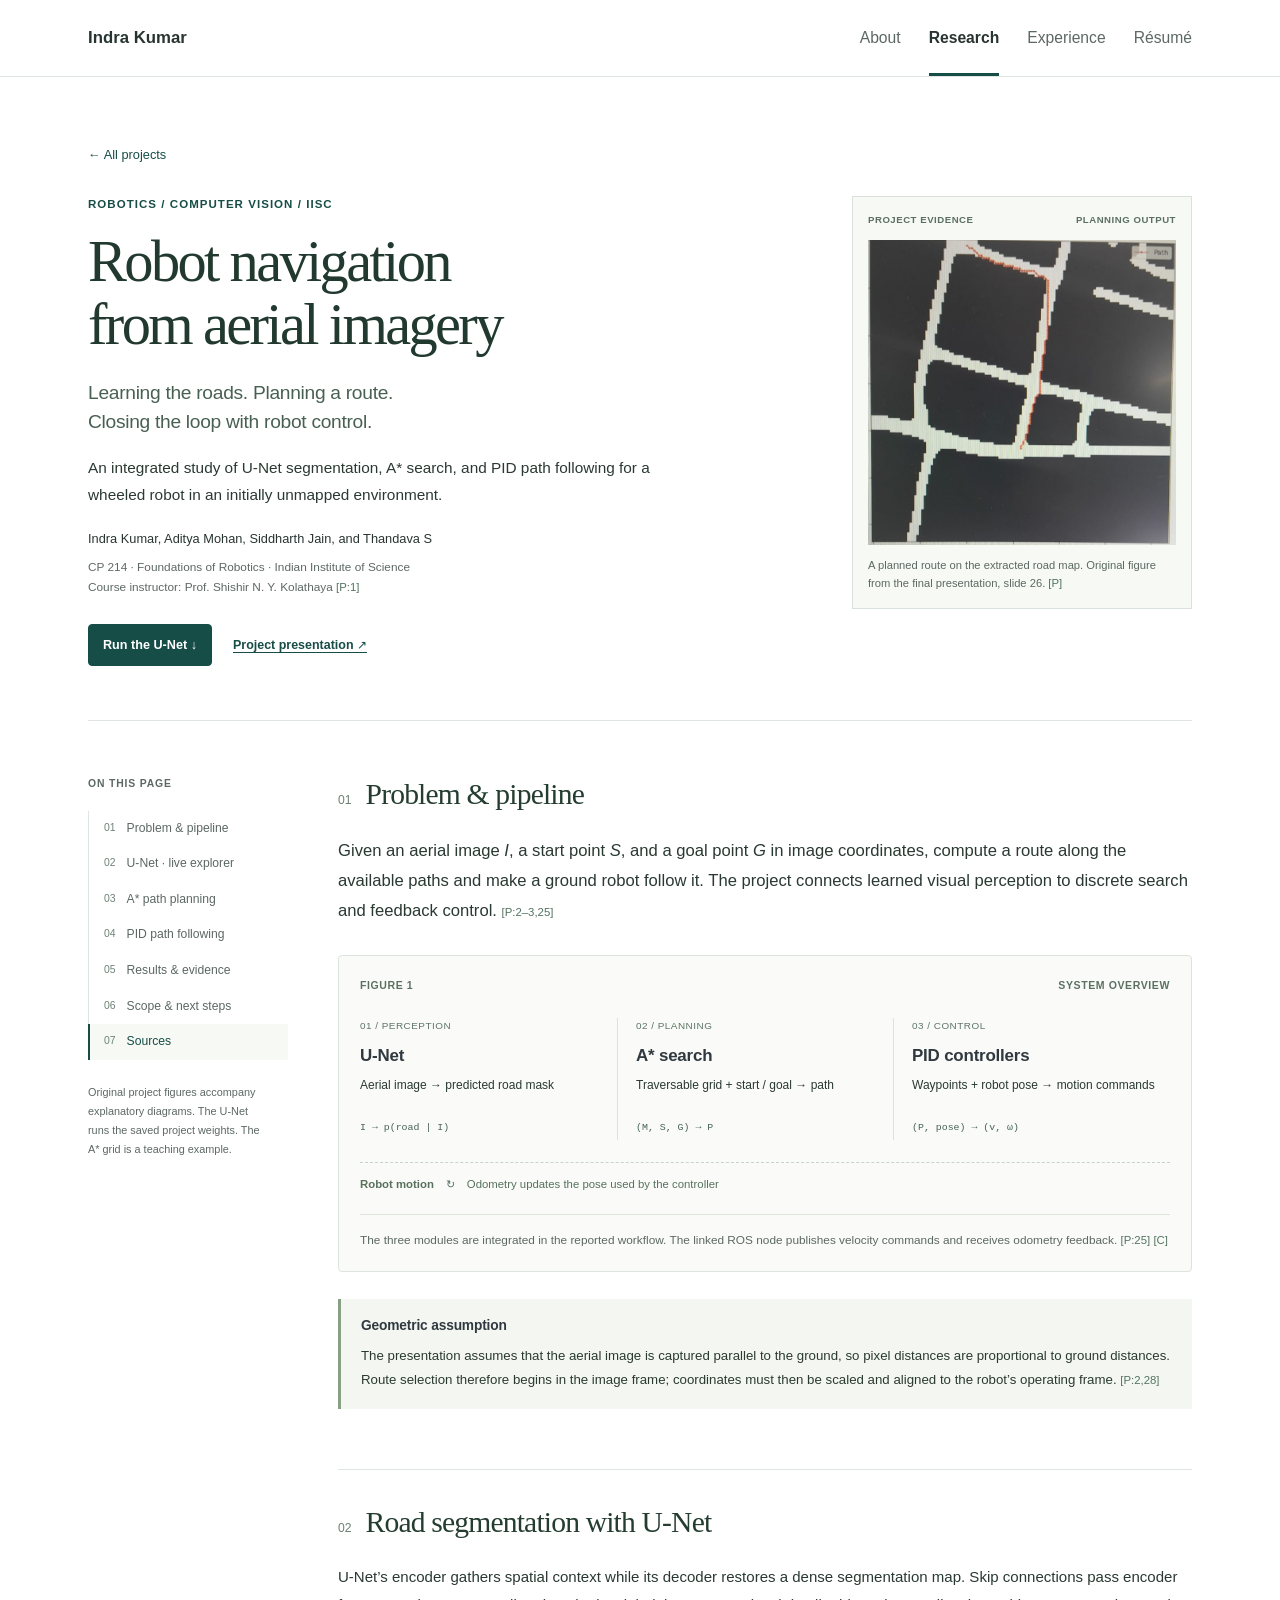
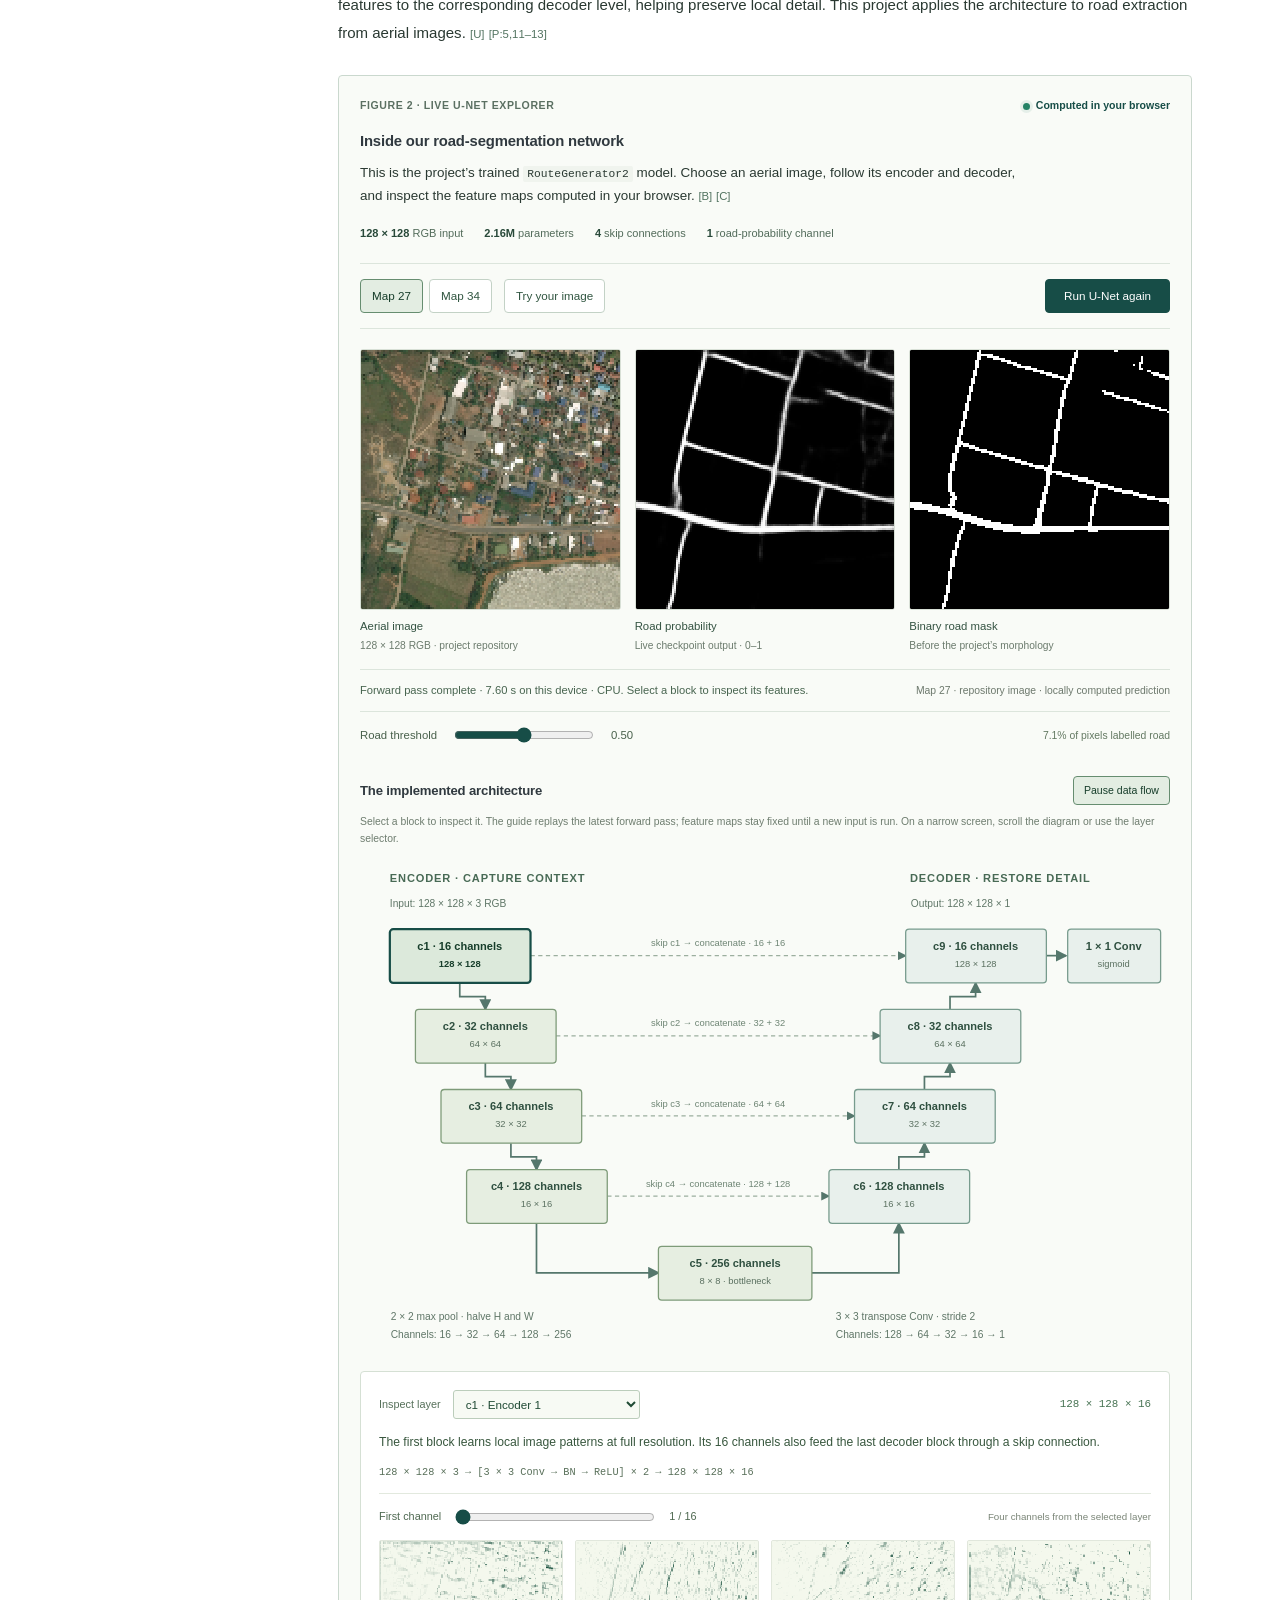
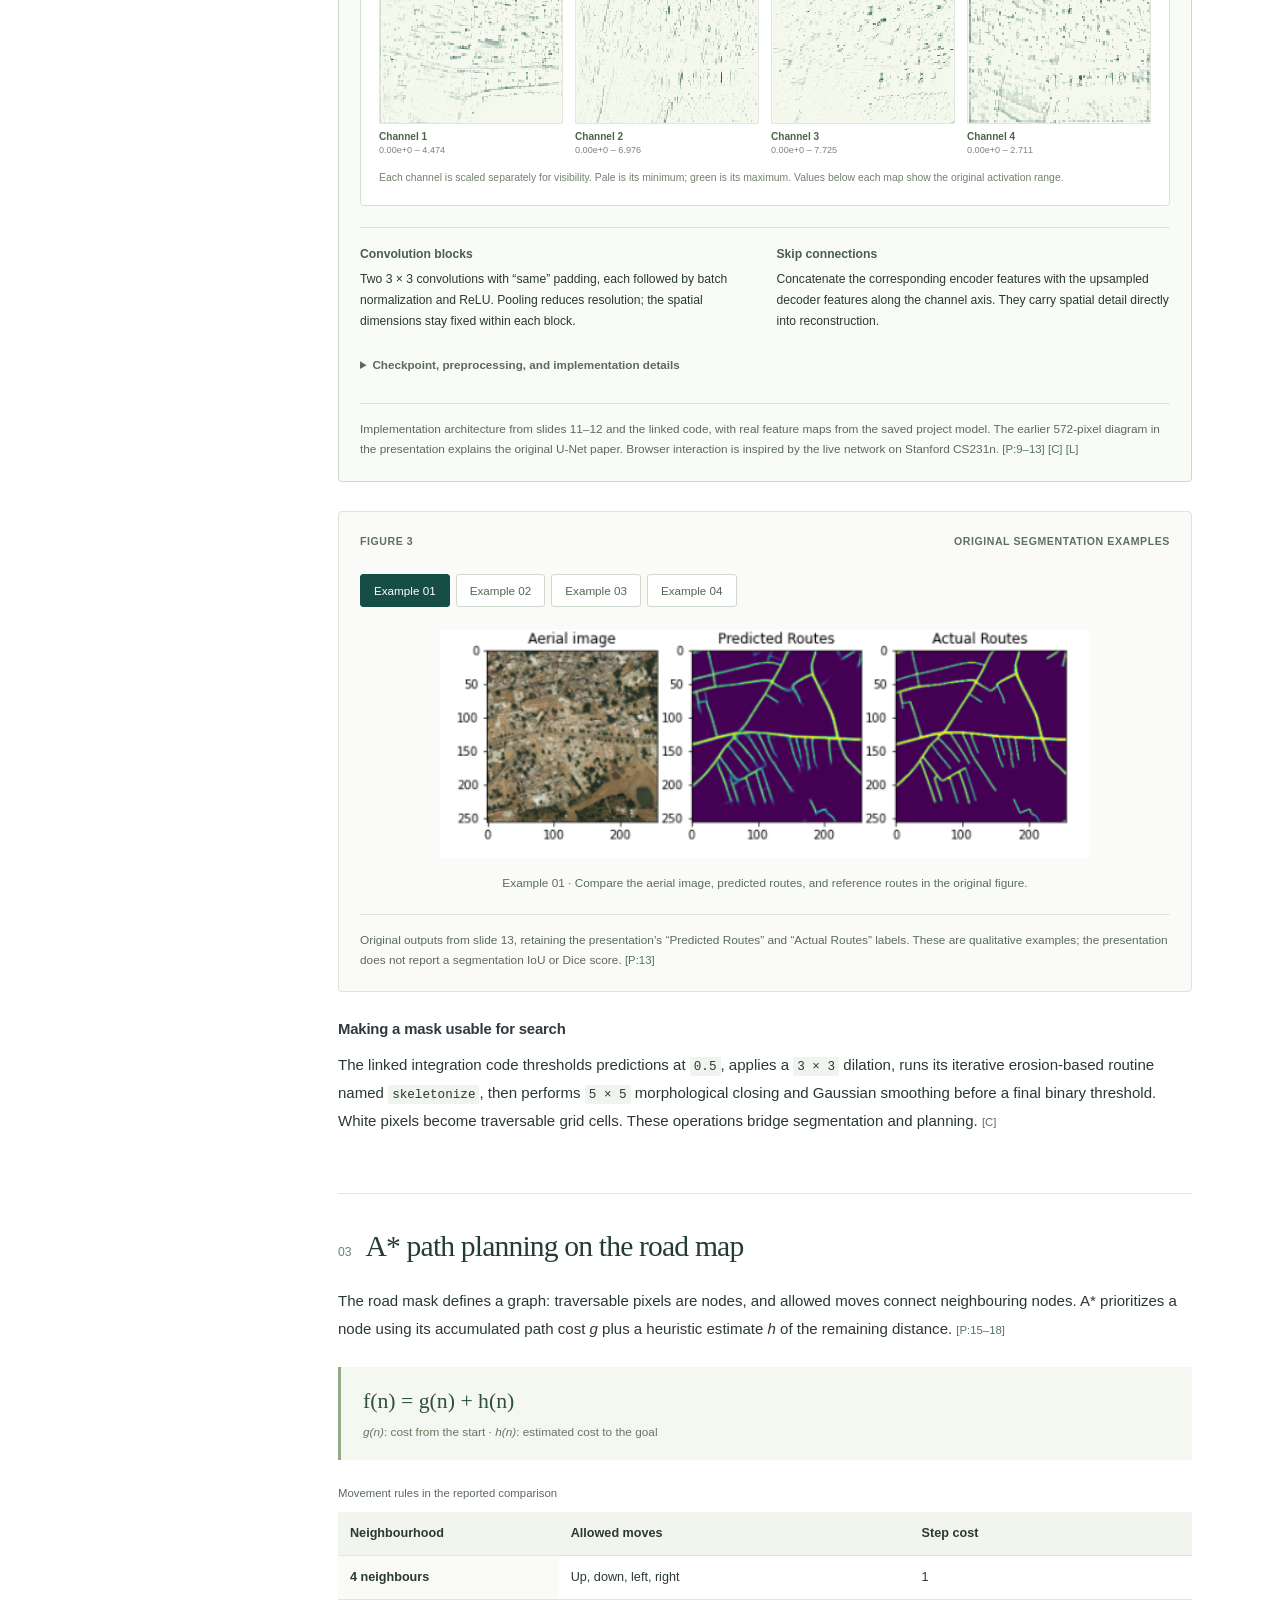
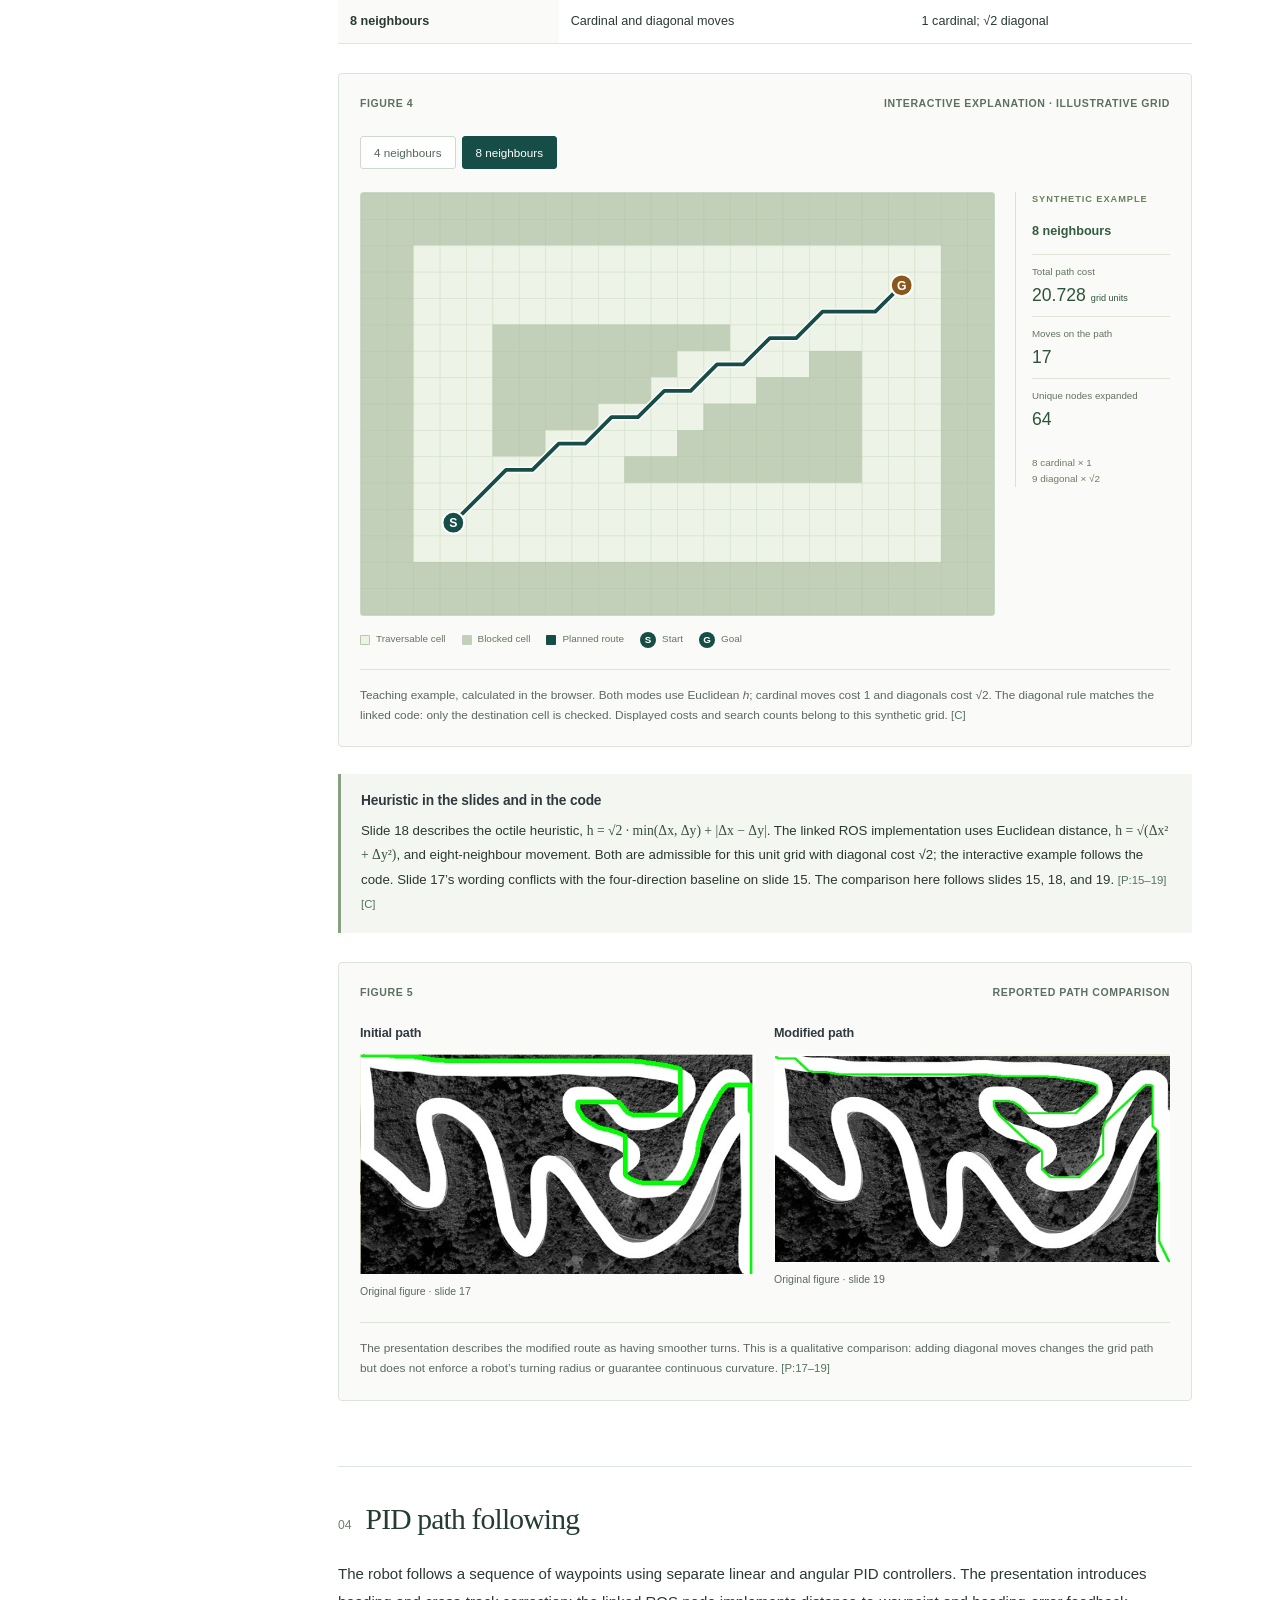
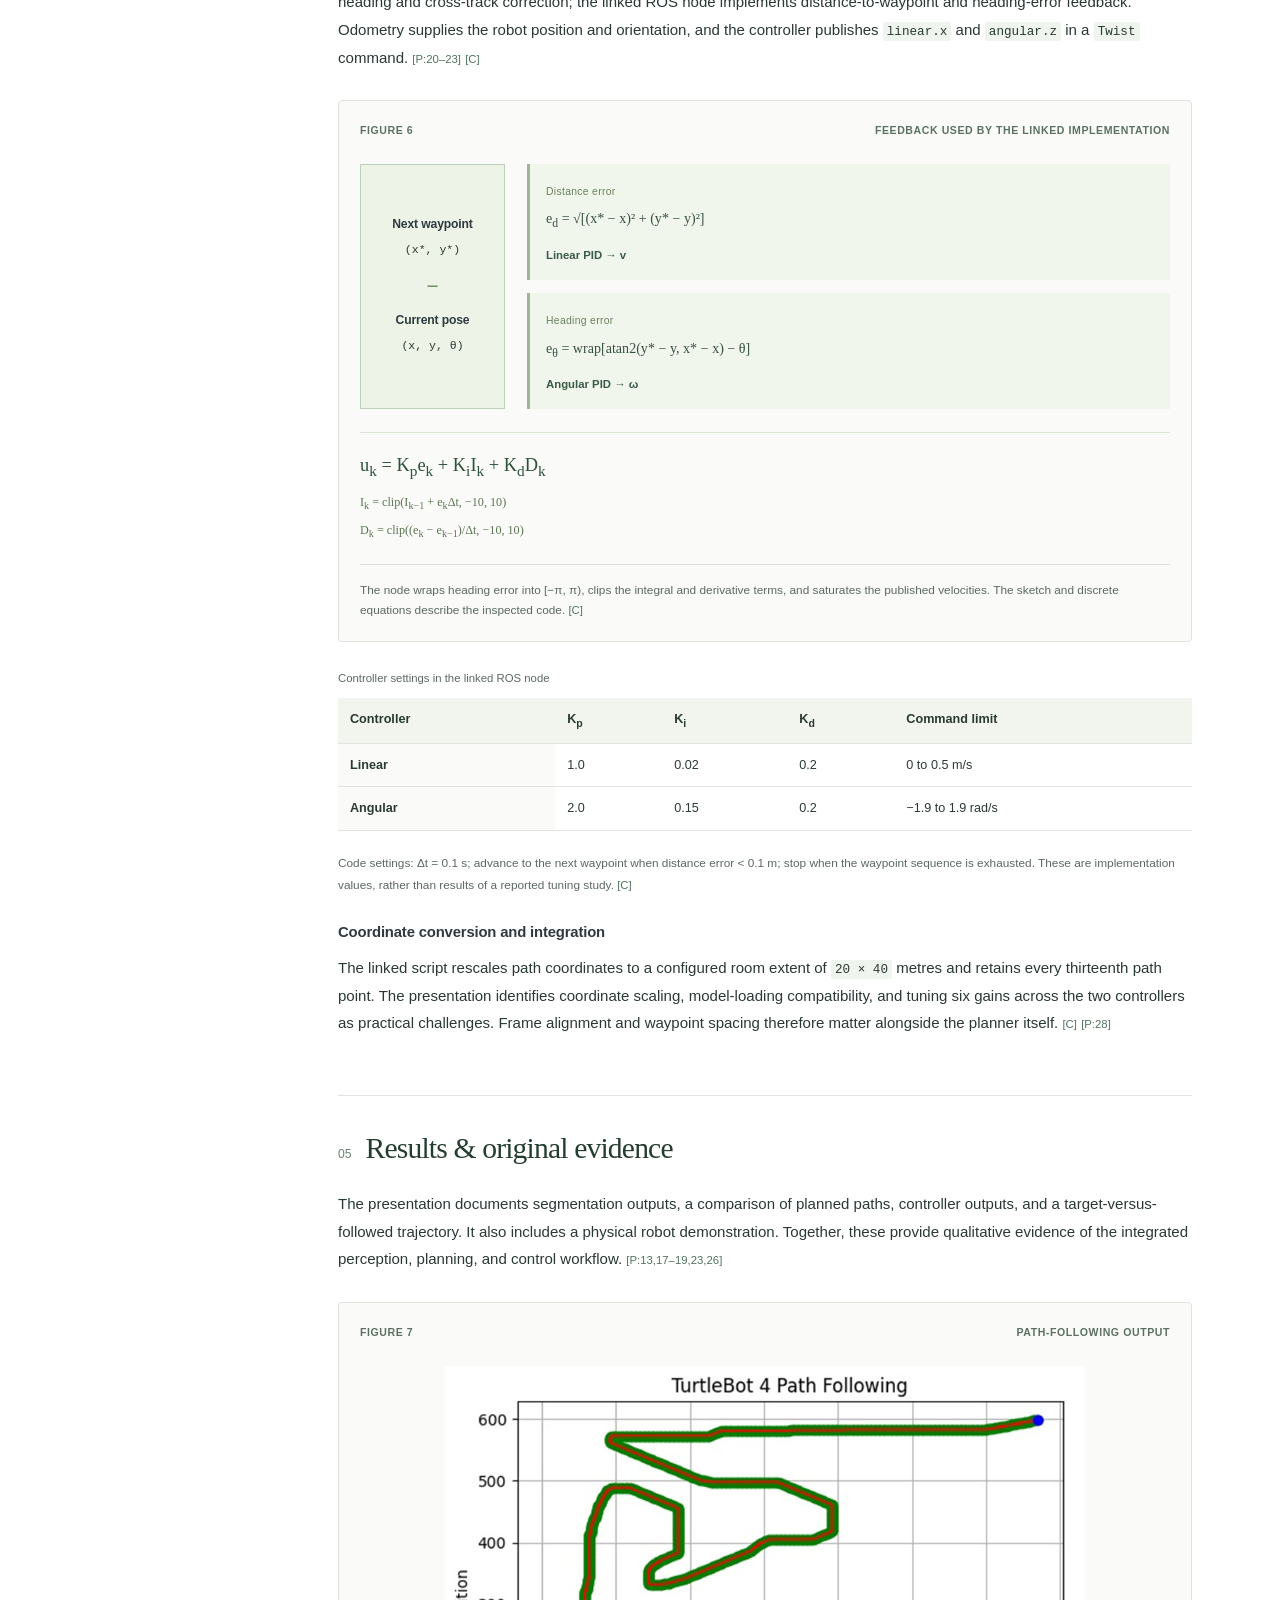
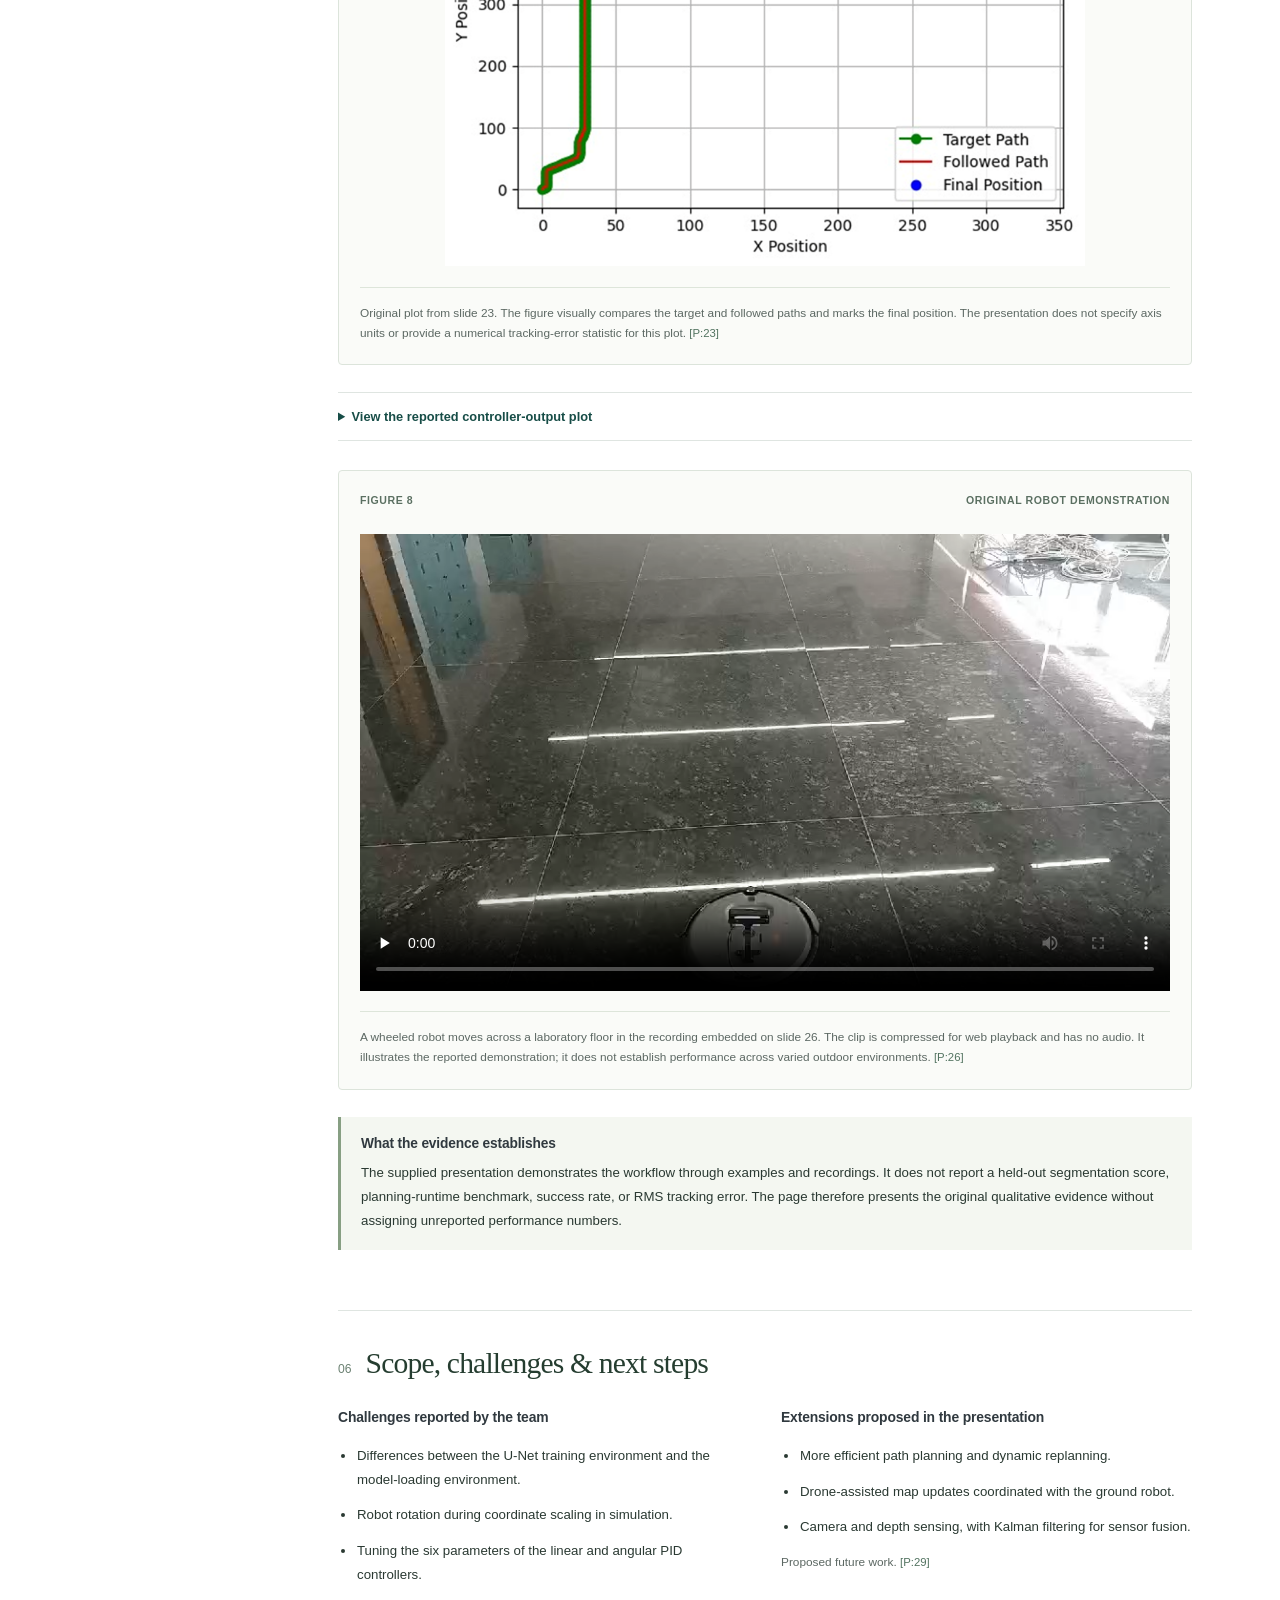
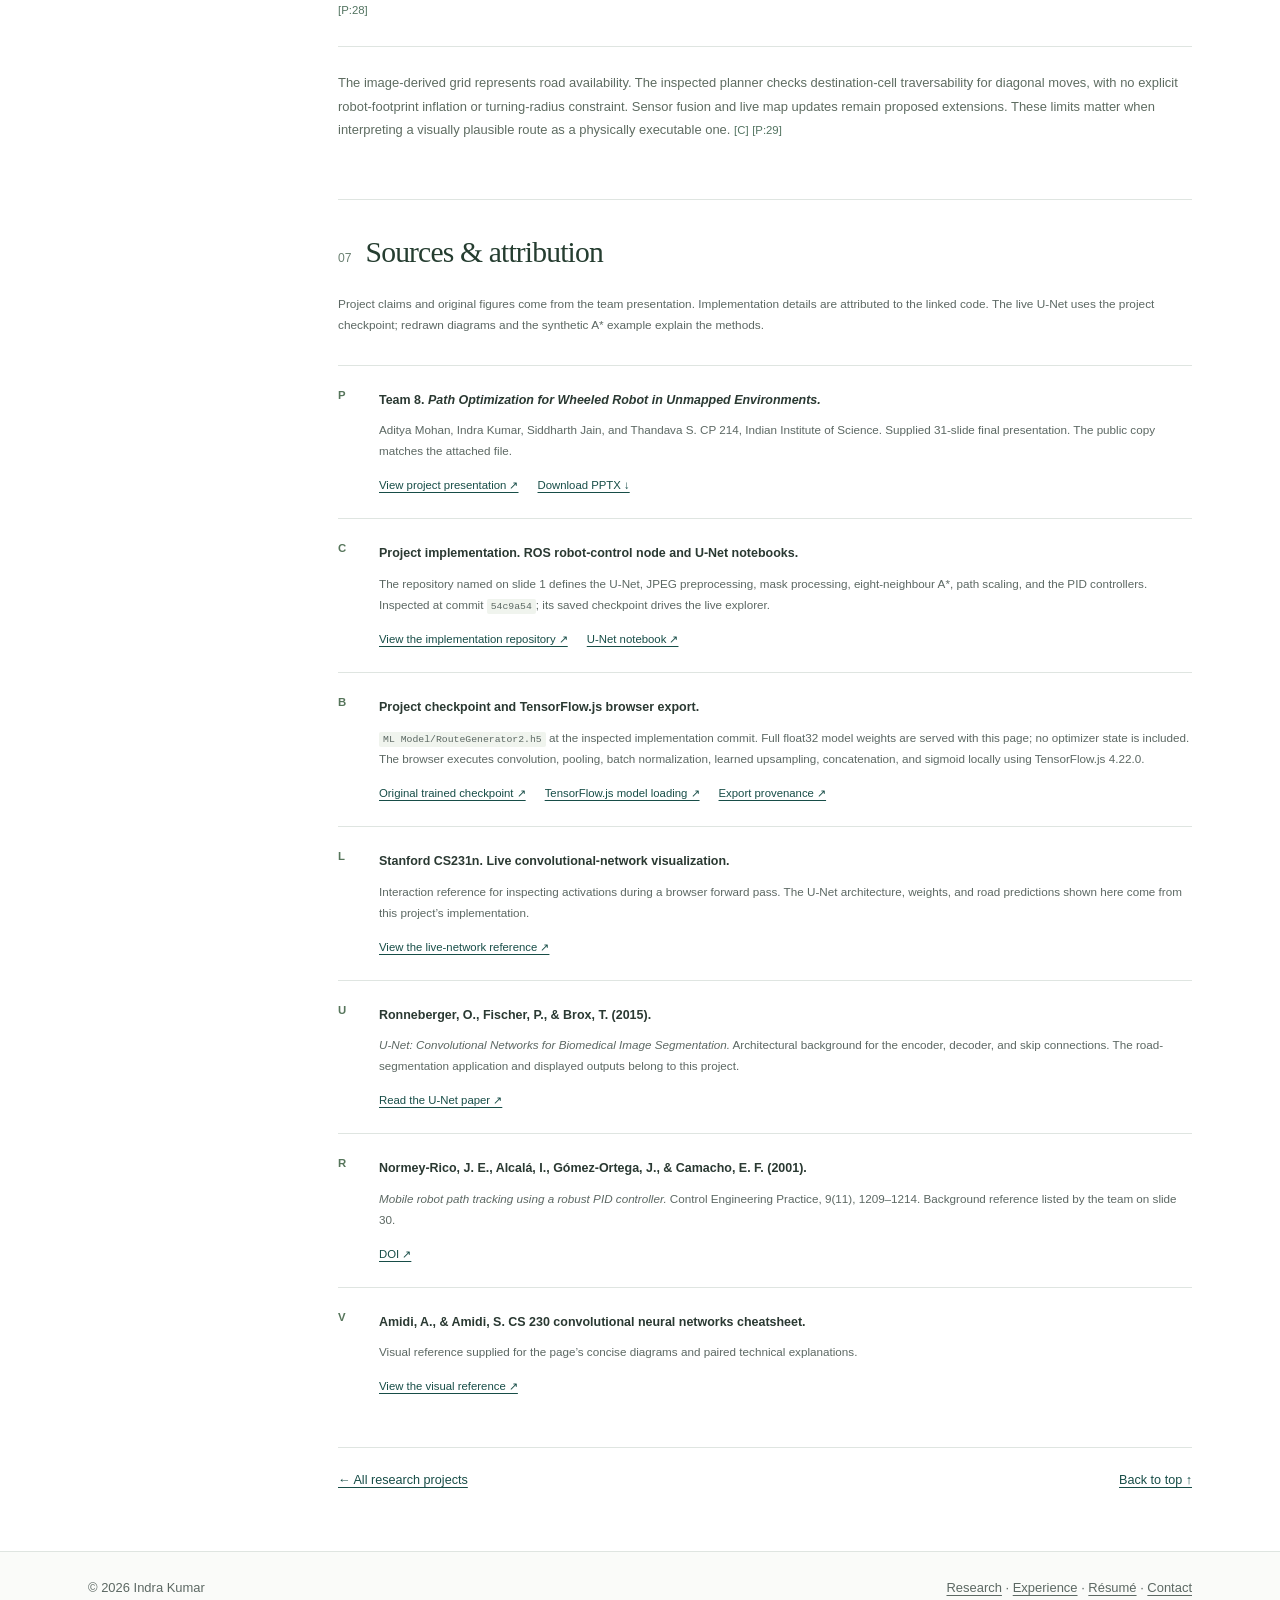
<file: projects/robot-path-planning.html>
<!doctype html>
<html lang="en">
<head>
  <meta charset="utf-8">
  <meta name="viewport" content="width=device-width, initial-scale=1">
  <meta name="color-scheme" content="light"><meta name="theme-color" content="#174d47">
  <title>Robot navigation from aerial imagery | Indra Kumar</title>
  <meta name="description" content="A research study of U-Net road segmentation, A* path planning, and PID control for wheeled-robot navigation, with the trained U-Net running in your browser, original project figures, a robot demonstration, and interactive grid search.">
  <meta property="og:title" content="Robot navigation from aerial imagery | Indra Kumar">
  <meta property="og:description" content="Perception, planning, and control: a source-grounded study with original segmentation results, path comparisons, and robot-tracking evidence.">
  <meta property="og:type" content="article">
  <meta property="og:image" content="https://sincerelyindra.github.io/assets/robot-navigation/planned-route.jpeg">
  <link rel="canonical" href="https://sincerelyindra.github.io/projects/robot-path-planning.html">
  <link rel="icon" type="image/svg+xml" href="data:image/svg+xml,%3Csvg xmlns=%22http://www.w3.org/2000/svg%22 viewBox=%220 0 64 64%22%3E%3Crect width=%2264%22 height=%2264%22 rx=%228%22 fill=%22%23174d47%22/%3E%3Ctext x=%2232%22 y=%2243%22 text-anchor=%22middle%22 font-family=%22Arial%22 font-size=%2233%22 font-weight=%22700%22 fill=%22white%22%3EIK%3C/text%3E%3C/svg%3E">
  <link rel="stylesheet" href="../assets/style.css?v=20261004">
  <link rel="stylesheet" href="../assets/robot-navigation.css?v=20261004">
  <link rel="stylesheet" href="../assets/robot-unet.css?v=20261014">
  <script src="../assets/site.js" defer></script>
  <script src="../assets/robot-navigation.js?v=20261004" defer></script>
  <script src="../assets/robot-unet.js?v=20261014" defer></script>
</head>
<body class="robot-study">
<a class="skip-link" href="#main">Skip to content</a>
<header class="masthead"><div class="masthead-inner">
  <a class="site-name" href="../index.html">Indra Kumar</a>
  <button class="menu-toggle" aria-controls="main-navigation" aria-expanded="false" type="button">Menu</button>
  <nav class="main-nav" id="main-navigation" aria-label="Main navigation"><a href="../index.html">About</a><a href="../projects.html" aria-current="page">Research</a><a href="../index.html#experience">Experience</a><a href="../assets/Indra_Resume.pdf">Résumé</a></nav>
</div></header>
<main id="main" class="robot-main">
  <header class="robot-hero">
    <div class="hero-text">
      <a class="back-link" href="../projects.html">← All projects</a>
      <p class="eyebrow">Robotics / Computer vision / IISc</p>
      <h1>Robot navigation<br>from aerial imagery</h1>
      <p class="robot-deck">Learning the roads. Planning a route.<br>Closing the loop with robot control.</p>
      <p class="robot-intro">An integrated study of U-Net segmentation, A* search, and PID path following for a wheeled robot in an initially unmapped environment.</p>
      <p class="robot-byline">Indra Kumar, Aditya Mohan, Siddharth Jain, and Thandava S</p>
      <p class="robot-course">CP 214 · Foundations of Robotics · Indian Institute of Science<br>Course instructor: Prof. Shishir N. Y. Kolathaya <a class="cite" href="#ref-project" aria-label="Project presentation, slide 1">[P:1]</a></p>
      <div class="robot-actions"><a class="button" href="#unet-explorer">Run the U-Net ↓</a><a class="text-link" href="https://github.com/sincerelyindra/wheeled-robot-path-optimization/blob/40b4cc7e946566ed00d85c08dbf5e4601995635b/Team_8_Final_PPT.pptx" target="_blank" rel="noopener noreferrer">Project presentation ↗</a></div>
    </div>
    <figure class="hero-evidence">
      <div class="evidence-heading"><span>Project evidence</span><span>Planning output</span></div>
      <img src="../assets/robot-navigation/planned-route.jpeg" alt="Original project route overlay: a red planned path follows a white road network on a dark binary map." width="776" height="768" fetchpriority="high">
      <figcaption>A planned route on the extracted road map. Original figure from the final presentation, slide 26. <a class="cite" href="#ref-project">[P]</a></figcaption>
    </figure>
  </header>
  <div class="robot-layout">
    <nav class="robot-toc" aria-label="On this page">
      <p class="eyebrow">On this page</p>
      <ol><li><a href="#pipeline"><span>01</span> Problem &amp; pipeline</a></li><li><a href="#perception"><span>02</span> U-Net · live explorer</a></li><li><a href="#planning"><span>03</span> A* path planning</a></li><li><a href="#control"><span>04</span> PID path following</a></li><li><a href="#evidence"><span>05</span> Results &amp; evidence</a></li><li><a href="#scope"><span>06</span> Scope &amp; next steps</a></li><li><a href="#references"><span>07</span> Sources</a></li></ol>
      <p class="toc-note">Original project figures accompany explanatory diagrams. The U-Net runs the saved project weights. The A* grid is a teaching example.</p>
    </nav>
    <article class="robot-article">
      <section id="pipeline" class="robot-section" aria-labelledby="pipeline-title">
        <div class="robot-section-heading"><span class="section-number">01</span><h2 id="pipeline-title">Problem &amp; pipeline</h2></div>
        <p class="robot-abstract">Given an aerial image <i>I</i>, a start point <i>S</i>, and a goal point <i>G</i> in image coordinates, compute a route along the available paths and make a ground robot follow it. The project connects learned visual perception to discrete search and feedback control. <a class="cite" href="#ref-project" aria-label="Project presentation, slides 2, 3, and 25">[P:2–3,25]</a></p>
        <figure class="research-figure pipeline-figure">
          <div class="figure-topline"><span>Figure 1</span><span>System overview</span></div>
          <ol class="pipeline-flow">
            <li><span class="pipeline-index">01 / Perception</span><h3>U-Net</h3><p>Aerial image → predicted road mask</p><code>I → p(road | I)</code></li>
            <li><span class="pipeline-index">02 / Planning</span><h3>A* search</h3><p>Traversable grid + start / goal → path</p><code>(M, S, G) → P</code></li>
            <li><span class="pipeline-index">03 / Control</span><h3>PID controllers</h3><p>Waypoints + robot pose → motion commands</p><code>(P, pose) → (v, ω)</code></li>
          </ol>
          <div class="feedback-strip"><span>Robot motion</span><span aria-hidden="true">↻</span><span>Odometry updates the pose used by the controller</span></div>
          <figcaption>The three modules are integrated in the reported workflow. The linked ROS node publishes velocity commands and receives odometry feedback. <a class="cite" href="#ref-project">[P:25]</a> <a class="cite" href="#ref-code">[C]</a></figcaption>
        </figure>
        <div class="assumption-note"><h3>Geometric assumption</h3><p>The presentation assumes that the aerial image is captured parallel to the ground, so pixel distances are proportional to ground distances. Route selection therefore begins in the image frame; coordinates must then be scaled and aligned to the robot’s operating frame. <a class="cite" href="#ref-project">[P:2,28]</a></p></div>
      </section>
      <section id="perception" class="robot-section" aria-labelledby="perception-title">
        <div class="robot-section-heading"><span class="section-number">02</span><h2 id="perception-title">Road segmentation with U-Net</h2></div>
        <p>U-Net’s encoder gathers spatial context while its decoder restores a dense segmentation map. Skip connections pass encoder features to the corresponding decoder level, helping preserve local detail. This project applies the architecture to road extraction from aerial images. <a class="cite" href="#ref-unet">[U]</a> <a class="cite" href="#ref-project">[P:5,11–13]</a></p>
        <figure class="research-figure unet-figure unet-live" id="unet-explorer" data-state="idle" aria-labelledby="unet-explorer-title">
          <div class="figure-topline"><span>Figure 2 · Live U-Net explorer</span><span class="unet-live-tag" id="unet-live-tag">Trained project checkpoint</span></div>
          <h3 id="unet-explorer-title">Inside our road-segmentation network</h3>
          <p class="unet-live-intro">This is the project’s trained <code>RouteGenerator2</code> model. Choose an aerial image, follow its encoder and decoder, and inspect the feature maps computed in your browser. <a class="cite" href="#ref-browser">[B]</a> <a class="cite" href="#ref-code">[C]</a></p>
          <div class="unet-facts"><span><strong>128 × 128</strong> RGB input</span><span><strong>2.16M</strong> parameters</span><span><strong>4</strong> skip connections</span><span><strong>1</strong> road-probability channel</span></div>
          <div class="unet-input-toolbar enhanced-only" role="group" aria-label="Choose an image and run the trained U-Net">
            <div class="unet-input-choices"><button type="button" data-unet-sample="map27" aria-pressed="true">Map 27</button><button type="button" data-unet-sample="map34" aria-pressed="false">Map 34</button></div>
            <label class="unet-file-label" id="unet-file-label">Try your image<input id="unet-upload" type="file" accept="image/jpeg,image/png,image/webp" aria-label="Choose your own aerial image; processed locally in your browser"></label>
            <button class="unet-run" id="unet-run" type="button" aria-controls="unet-status unet-feature-grid">Run U-Net</button>
          </div>
          <div class="unet-io">
            <figure><div class="unet-image-box"><img id="unet-input-image" src="../assets/robot-unet/map27.png" alt="128 by 128 RGB input resized from map27.jpeg in the project implementation repository." width="128" height="128" loading="lazy"><canvas id="unet-input-canvas" width="128" height="128" hidden aria-label="The image fed to the model"></canvas></div><figcaption>Aerial image<span id="unet-input-note">128 × 128 RGB · project repository</span></figcaption></figure>
            <figure><div class="unet-image-box"><img id="unet-saved-probability" src="../assets/robot-unet/map27-probability.png" alt="Saved road-probability prediction from the project’s trained checkpoint on Map 27. Bright pixels have higher predicted road probability." width="128" height="128" loading="lazy"><canvas id="unet-probability" width="128" height="128" hidden aria-label="Live road-probability prediction, black 0 to white 1"></canvas></div><figcaption>Road probability<span id="unet-output-note">Saved checkpoint output · run to refresh</span></figcaption></figure>
            <figure><div class="unet-image-box"><img id="unet-saved-mask" src="../assets/robot-unet/map27-mask.png" alt="Saved binary mask from the project checkpoint on Map 27, thresholded at 0.5. White pixels are predicted roads." width="128" height="128" loading="lazy"><canvas id="unet-mask" width="128" height="128" hidden aria-label="Live binary road mask before morphological processing; white is road"></canvas></div><figcaption>Binary road mask<span id="unet-mask-note">Saved mask · threshold 0.50</span></figcaption></figure>
          </div>
          <div class="unet-status-row enhanced-only"><p id="unet-status" role="status" aria-live="polite">The trained network loads when this explorer comes into view. Its first pass downloads an 8.66 MB checkpoint.</p><span class="unet-pass-source" id="unet-pass-source">Map 27 · saved output from this checkpoint</span></div>
          <div class="unet-threshold-row enhanced-only"><label for="unet-threshold">Road threshold</label><input id="unet-threshold" type="range" min="0.05" max="0.95" step="0.05" value="0.5" disabled><output id="unet-threshold-value" for="unet-threshold">0.50</output><span class="unet-road-fraction" id="unet-road-fraction"></span></div>
          <div class="unet-architecture-heading"><h3>The implemented architecture</h3><button type="button" class="unet-play enhanced-only" id="unet-play" aria-pressed="false">Replay data flow</button></div>
          <p class="unet-diagram-note">Select a block to inspect it. The guide replays the latest forward pass; feature maps stay fixed until a new input is run. On a narrow screen, scroll the diagram or use the layer selector.</p>
          <div class="diagram-scroll" tabindex="0" role="region" aria-label="Scrollable U-Net architecture; the layer selector below provides the same choices">
            <svg class="unet-diagram" viewBox="0 0 950 570" role="group" aria-labelledby="unet-title unet-desc">
              <title id="unet-title">The project’s 128-pixel U-Net architecture</title>
              <desc id="unet-desc">Four encoder blocks output 16, 32, 64, and 128 channels; the bottleneck has 256. Four decoder blocks upsample and concatenate matching encoder features. A 1 by 1 convolution with sigmoid outputs one road-probability channel. Select a block with the keyboard or the layer selector to inspect computed features.</desc>
              <defs><marker id="unet-arrow" markerWidth="7" markerHeight="7" refX="6" refY="3.5" orient="auto"><path d="M0 0L7 3.5L0 7" fill="#55776c"/></marker></defs>
              <text x="35" y="25" class="svg-heading">ENCODER · CAPTURE CONTEXT</text><text x="645" y="25" class="svg-heading">DECODER · RESTORE DETAIL</text>
              <text x="35" y="54" class="svg-subtitle">Input: 128 × 128 × 3 RGB</text><text x="646" y="54" class="svg-subtitle">Output: 128 × 128 × 1</text>
              <g class="unet-connections" fill="none" stroke="#55776c" stroke-width="2" marker-end="url(#unet-arrow)">
                <path data-unet-edge="1" d="M117 143V159H147V174"/><path data-unet-edge="2" d="M147 237V253H177V268"/><path data-unet-edge="3" d="M177 331V347H207V362"/><path data-unet-edge="4" d="M207 425V483H350"/>
                <path data-unet-edge="5" d="M530 483H632V425"/><path data-unet-edge="6" d="M632 362V347H662V331"/><path data-unet-edge="7" d="M662 268V253H692V237"/><path data-unet-edge="8" d="M692 174V159H722V143"/><path data-unet-edge="9" d="M805 111H828"/>
              </g>
              <g class="unet-skips" fill="none" stroke="#9caf9f" stroke-width="1.5" stroke-dasharray="5 4" marker-end="url(#unet-arrow)"><path data-unet-skip="8" d="M200 111H640"/><path data-unet-skip="7" d="M230 205H610"/><path data-unet-skip="6" d="M260 299H580"/><path data-unet-skip="5" d="M290 393H550"/></g>
              <g class="svg-skip-labels"><text x="420" y="100">skip c1 → concatenate · 16 + 16</text><text x="420" y="194">skip c2 → concatenate · 32 + 32</text><text x="420" y="288">skip c3 → concatenate · 64 + 64</text><text x="420" y="382">skip c4 → concatenate · 128 + 128</text></g>
              <g class="unet-node unet-encoder svg-block-labels is-current" data-unet-stage="0" role="button" tabindex="0" aria-pressed="true" aria-label="Inspect c1, encoder 1, 128 by 128 with 16 channels" aria-controls="unet-inspector"><rect x="35" y="80" width="165" height="63" rx="4"/><text x="117" y="104">c1 · 16 channels</text><text x="117" y="124" class="svg-dimension">128 × 128</text></g>
              <g class="unet-node unet-encoder svg-block-labels" data-unet-stage="1" role="button" tabindex="0" aria-pressed="false" aria-label="Inspect c2, encoder 2, 64 by 64 with 32 channels" aria-controls="unet-inspector"><rect x="65" y="174" width="165" height="63" rx="4"/><text x="147" y="198">c2 · 32 channels</text><text x="147" y="218" class="svg-dimension">64 × 64</text></g>
              <g class="unet-node unet-encoder svg-block-labels" data-unet-stage="2" role="button" tabindex="0" aria-pressed="false" aria-label="Inspect c3, encoder 3, 32 by 32 with 64 channels" aria-controls="unet-inspector"><rect x="95" y="268" width="165" height="63" rx="4"/><text x="177" y="292">c3 · 64 channels</text><text x="177" y="312" class="svg-dimension">32 × 32</text></g>
              <g class="unet-node unet-encoder svg-block-labels" data-unet-stage="3" role="button" tabindex="0" aria-pressed="false" aria-label="Inspect c4, encoder 4, 16 by 16 with 128 channels" aria-controls="unet-inspector"><rect x="125" y="362" width="165" height="63" rx="4"/><text x="207" y="386">c4 · 128 channels</text><text x="207" y="406" class="svg-dimension">16 × 16</text></g>
              <g class="unet-node unet-encoder svg-block-labels" data-unet-stage="4" role="button" tabindex="0" aria-pressed="false" aria-label="Inspect c5, bottleneck, 8 by 8 with 256 channels" aria-controls="unet-inspector"><rect x="350" y="452" width="180" height="63" rx="4"/><text x="440" y="476">c5 · 256 channels</text><text x="440" y="496" class="svg-dimension">8 × 8 · bottleneck</text></g>
              <g class="unet-node unet-decoder svg-block-labels" data-unet-stage="5" role="button" tabindex="0" aria-pressed="false" aria-label="Inspect c6, decoder 1, 16 by 16 with 128 channels" aria-controls="unet-inspector"><rect x="550" y="362" width="165" height="63" rx="4"/><text x="632" y="386">c6 · 128 channels</text><text x="632" y="406" class="svg-dimension">16 × 16</text></g>
              <g class="unet-node unet-decoder svg-block-labels" data-unet-stage="6" role="button" tabindex="0" aria-pressed="false" aria-label="Inspect c7, decoder 2, 32 by 32 with 64 channels" aria-controls="unet-inspector"><rect x="580" y="268" width="165" height="63" rx="4"/><text x="662" y="292">c7 · 64 channels</text><text x="662" y="312" class="svg-dimension">32 × 32</text></g>
              <g class="unet-node unet-decoder svg-block-labels" data-unet-stage="7" role="button" tabindex="0" aria-pressed="false" aria-label="Inspect c8, decoder 3, 64 by 64 with 32 channels" aria-controls="unet-inspector"><rect x="610" y="174" width="165" height="63" rx="4"/><text x="692" y="198">c8 · 32 channels</text><text x="692" y="218" class="svg-dimension">64 × 64</text></g>
              <g class="unet-node unet-decoder svg-block-labels" data-unet-stage="8" role="button" tabindex="0" aria-pressed="false" aria-label="Inspect c9, decoder 4, 128 by 128 with 16 channels" aria-controls="unet-inspector"><rect x="640" y="80" width="165" height="63" rx="4"/><text x="722" y="104">c9 · 16 channels</text><text x="722" y="124" class="svg-dimension">128 × 128</text></g>
              <g class="unet-node unet-decoder svg-block-labels" data-unet-stage="9" role="button" tabindex="0" aria-pressed="false" aria-label="Inspect the output, 1 by 1 convolution and sigmoid, one road-probability channel" aria-controls="unet-inspector"><rect x="830" y="80" width="109" height="63" rx="4"/><text x="884" y="104">1 × 1 Conv</text><text x="884" y="124" class="svg-dimension">sigmoid</text></g>
              <text x="36" y="538" class="svg-subtitle">2 × 2 max pool · halve H and W</text><text x="558" y="538" class="svg-subtitle">3 × 3 transpose Conv · stride 2</text>
              <text x="36" y="559" class="svg-subtitle">Channels: 16 → 32 → 64 → 128 → 256</text><text x="558" y="559" class="svg-subtitle">Channels: 128 → 64 → 32 → 16 → 1</text>
            </svg>
          </div>
          <div class="unet-inspector enhanced-only" id="unet-inspector">
            <div class="unet-stage-controls"><label for="unet-stage">Inspect layer</label><select id="unet-stage"><option value="0">c1 · Encoder 1</option><option value="1">c2 · Encoder 2</option><option value="2">c3 · Encoder 3</option><option value="3">c4 · Encoder 4</option><option value="4">c5 · Bottleneck</option><option value="5">c6 · Decoder 1</option><option value="6">c7 · Decoder 2</option><option value="7">c8 · Decoder 3</option><option value="8">c9 · Decoder 4</option><option value="9">Output · Road probability</option></select><span class="unet-shape" id="unet-shape">128 × 128 × 16</span></div>
            <p class="unet-stage-description" id="unet-stage-description">The first block learns local image patterns at full resolution. Its 16 channels also feed the last decoder block through a skip connection.</p>
            <div class="unet-stage-operation" id="unet-stage-operation">128 × 128 × 3 → [3 × 3 Conv → BN → ReLU] × 2 → 128 × 128 × 16</div>
            <div class="unet-channel-row"><label for="unet-channel">First channel</label><input id="unet-channel" type="range" min="0" max="15" step="1" value="0" disabled><output id="unet-channel-number" for="unet-channel">1 / 16</output><span class="unet-channel-note">Four channels from the selected layer</span></div>
            <div class="unet-feature-grid" id="unet-feature-grid">
              <figure data-unet-feature><canvas width="128" height="128" aria-label="Feature map available after a forward pass"></canvas><figcaption><b data-feature-label>Channel 1</b><span data-feature-range>Available after a forward pass</span></figcaption></figure>
              <figure data-unet-feature><canvas width="128" height="128" aria-label="Feature map available after a forward pass"></canvas><figcaption><b data-feature-label>Channel 2</b><span data-feature-range>Available after a forward pass</span></figcaption></figure>
              <figure data-unet-feature><canvas width="128" height="128" aria-label="Feature map available after a forward pass"></canvas><figcaption><b data-feature-label>Channel 3</b><span data-feature-range>Available after a forward pass</span></figcaption></figure>
              <figure data-unet-feature><canvas width="128" height="128" aria-label="Feature map available after a forward pass"></canvas><figcaption><b data-feature-label>Channel 4</b><span data-feature-range>Available after a forward pass</span></figcaption></figure>
            </div>
            <p class="unet-heatmap-note" id="unet-heatmap-note">Feature maps come from the actual trained weights. Each channel is scaled separately for visibility; values below each map show the original activation range.</p>
          </div>
          <div class="architecture-key unet-static-key"><p><strong>Convolution blocks</strong> Two 3 × 3 convolutions with “same” padding, each followed by batch normalization and ReLU. Pooling reduces resolution; the spatial dimensions stay fixed within each block.</p><p><strong>Skip connections</strong> Concatenate the corresponding encoder features with the upsampled decoder features along the channel axis. They carry spatial detail directly into reconstruction.</p></div>
          <details class="unet-provenance"><summary>Checkpoint, preprocessing, and implementation details</summary><p>The saved model contains <strong>2,164,593 parameters</strong> (2,161,649 trainable; 2,944 batch-normalization statistics). Its dropout rate is <code>0.07</code>, matching the notebook’s model-instantiation cell; slides 11–12 describe the function’s <code>0.1</code> default. Dropout is disabled for inference, and batch normalization uses the saved moving statistics with <code>ε = 0.001</code>.</p><p>The browser export copies all saved model weights at their original float32 precision and omits optimizer state. Repository samples are resized with OpenCV to <code>128 × 128</code> RGB and retain pixel values in <code>0…255</code>, following the JPEG inference code. The saved model and inference node specify 128-pixel inputs; the training notebook also contains later 256-pixel loading cells. A supplied image is resized locally by the browser and follows the same RGB value range.</p><p>The mask panel applies only <code>p &gt; threshold</code>. The project’s subsequent morphological processing and A* planner are described below. These checkpoint predictions on repository images demonstrate computation; they are not held-out evaluation results. <a href="../assets/robot-unet/model/provenance.json" class="unet-model-link">Checkpoint provenance ↗</a> <a class="cite" href="#ref-browser">[B]</a> <a class="cite" href="#ref-code">[C]</a></p></details>
          <noscript><p class="unet-live-intro">Enable JavaScript for live model inference and layer inspection. The architecture and saved checkpoint outputs above remain available.</p></noscript>
          <figcaption>Implementation architecture from slides 11–12 and the linked code, with real feature maps from the saved project model. The earlier 572-pixel diagram in the presentation explains the original U-Net paper. Browser interaction is inspired by the live network on Stanford CS231n. <a class="cite" href="#ref-project">[P:9–13]</a> <a class="cite" href="#ref-code">[C]</a> <a class="cite" href="#ref-live-design">[L]</a></figcaption>
        </figure>
        <figure class="research-figure segmentation-figure">
          <div class="figure-topline"><span>Figure 3</span><span>Original segmentation examples</span></div>
          <div class="example-tabs enhanced-only" role="group" aria-label="Select an original segmentation example"><button type="button" data-example="1" aria-pressed="true" aria-controls="segmentation-image">Example 01</button><button type="button" data-example="2" aria-pressed="false" aria-controls="segmentation-image">Example 02</button><button type="button" data-example="3" aria-pressed="false" aria-controls="segmentation-image">Example 03</button><button type="button" data-example="4" aria-pressed="false" aria-controls="segmentation-image">Example 04</button></div>
          <img id="segmentation-image" src="../assets/robot-navigation/segmentation-example-1.webp" alt="Original example 1: aerial image, predicted road mask, and the reference mask labelled Actual Routes in the project presentation." width="529" height="185" loading="lazy">
          <p id="segmentation-description" class="figure-reading" aria-live="polite">Example 01 · Compare the aerial image, predicted routes, and reference routes in the original figure.</p>
          <figcaption>Original outputs from slide 13, retaining the presentation’s “Predicted Routes” and “Actual Routes” labels. These are qualitative examples; the presentation does not report a segmentation IoU or Dice score. <a class="cite" href="#ref-project">[P:13]</a></figcaption>
        </figure>
        <h3 class="subsection-title">Making a mask usable for search</h3>
        <p>The linked integration code thresholds predictions at <code>0.5</code>, applies a <code>3 × 3</code> dilation, runs its iterative erosion-based routine named <code>skeletonize</code>, then performs <code>5 × 5</code> morphological closing and Gaussian smoothing before a final binary threshold. White pixels become traversable grid cells. These operations bridge segmentation and planning. <a class="cite" href="#ref-code">[C]</a></p>
      </section>
      <section id="planning" class="robot-section" aria-labelledby="planning-title">
        <div class="robot-section-heading"><span class="section-number">03</span><h2 id="planning-title">A* path planning on the road map</h2></div>
        <p>The road mask defines a graph: traversable pixels are nodes, and allowed moves connect neighbouring nodes. A* prioritizes a node using its accumulated path cost <i>g</i> plus a heuristic estimate <i>h</i> of the remaining distance. <a class="cite" href="#ref-project">[P:15–18]</a></p>
        <div class="equation-block" aria-label="A star score: f of n equals g of n plus h of n"><span class="equation">f(n) = g(n) + h(n)</span><p><i>g(n)</i>: cost from the start · <i>h(n)</i>: estimated cost to the goal</p></div>
        <div class="data-table-wrap"><table class="data-table planning-table"><caption>Movement rules in the reported comparison</caption><thead><tr><th scope="col">Neighbourhood</th><th scope="col">Allowed moves</th><th scope="col">Step cost</th></tr></thead><tbody><tr><th scope="row">4 neighbours</th><td>Up, down, left, right</td><td>1</td></tr><tr><th scope="row">8 neighbours</th><td>Cardinal and diagonal moves</td><td>1 cardinal; √2 diagonal</td></tr></tbody></table></div>
        <figure class="research-figure astar-figure">
          <div class="figure-topline"><span>Figure 4</span><span>Interactive explanation · illustrative grid</span></div>
          <div class="astar-controls enhanced-only" role="group" aria-label="Choose A star movement rules"><button type="button" data-connectivity="4" aria-pressed="false" aria-controls="astar-map astar-results">4 neighbours</button><button type="button" data-connectivity="8" aria-pressed="true" aria-controls="astar-map astar-results">8 neighbours</button></div>
          <div class="astar-workspace">
            <div class="astar-canvas"><svg id="astar-map" viewBox="0 0 672 448" role="img" aria-labelledby="astar-title astar-description"><title id="astar-title">A star search on an illustrative road mask</title><desc id="astar-description">A synthetic traversable grid with a start and goal. Enable JavaScript to compare four-neighbour and eight-neighbour paths.</desc><rect width="672" height="448" fill="#eef2ec"/><text x="336" y="220" text-anchor="middle" fill="#425a4e" font-family="sans-serif" font-size="16">Interactive grid requires JavaScript</text></svg></div>
            <div id="astar-results" class="astar-results" aria-live="polite" aria-atomic="true"><p class="eyebrow">Example calculation</p><p>With four neighbours, moves stay on the grid axes. Eight neighbours also allow diagonals, each costing √2. Use the controls to compare paths on the same mask.</p></div>
          </div>
          <div class="grid-legend"><span><i class="legend-road"></i>Traversable cell</span><span><i class="legend-obstacle"></i>Blocked cell</span><span><i class="legend-route"></i>Planned route</span><span><b>S</b> Start</span><span><b>G</b> Goal</span></div>
          <figcaption>Teaching example, calculated in the browser. Both modes use Euclidean <i>h</i>; cardinal moves cost 1 and diagonals cost √2. The diagonal rule matches the linked code: only the destination cell is checked. Displayed costs and search counts belong to this synthetic grid. <a class="cite" href="#ref-code">[C]</a></figcaption>
        </figure>
        <div class="method-note"><h3>Heuristic in the slides and in the code</h3><p>Slide 18 describes the octile heuristic, <span class="inline-equation">h = √2 · min(Δx, Δy) + |Δx − Δy|</span>. The linked ROS implementation uses Euclidean distance, <span class="inline-equation">h = √(Δx² + Δy²)</span>, and eight-neighbour movement. Both are admissible for this unit grid with diagonal cost √2; the interactive example follows the code. Slide 17’s wording conflicts with the four-direction baseline on slide 15. The comparison here follows slides 15, 18, and 19. <a class="cite" href="#ref-project">[P:15–19]</a> <a class="cite" href="#ref-code">[C]</a></p></div>
        <figure class="research-figure comparison-figure">
          <div class="figure-topline"><span>Figure 5</span><span>Reported path comparison</span></div>
          <div class="path-comparison"><div><h3>Initial path</h3><img src="../assets/robot-navigation/four-neighbour-path.webp" width="659" height="366" alt="Original initial A star path overlay from slide 17, with abrupt turns on a winding white road." loading="lazy"><p>Original figure · slide 17</p></div><div><h3>Modified path</h3><img src="../assets/robot-navigation/eight-neighbour-path.webp" width="696" height="366" alt="Original modified A star path overlay from slide 19, showing a diagonal-enabled route on the same winding road." loading="lazy"><p>Original figure · slide 19</p></div></div>
          <figcaption>The presentation describes the modified route as having smoother turns. This is a qualitative comparison: adding diagonal moves changes the grid path but does not enforce a robot’s turning radius or guarantee continuous curvature. <a class="cite" href="#ref-project">[P:17–19]</a></figcaption>
        </figure>
      </section>
      <section id="control" class="robot-section" aria-labelledby="control-title">
        <div class="robot-section-heading"><span class="section-number">04</span><h2 id="control-title">PID path following</h2></div>
        <p>The robot follows a sequence of waypoints using separate linear and angular PID controllers. The presentation introduces heading and cross-track correction; the linked ROS node implements distance-to-waypoint and heading-error feedback. Odometry supplies the robot position and orientation, and the controller publishes <code>linear.x</code> and <code>angular.z</code> in a <code>Twist</code> command. <a class="cite" href="#ref-project">[P:20–23]</a> <a class="cite" href="#ref-code">[C]</a></p>
        <figure class="research-figure control-figure">
          <div class="figure-topline"><span>Figure 6</span><span>Feedback used by the linked implementation</span></div>
          <div class="controller-flow"><div class="controller-input"><h3>Next waypoint</h3><code>(x*, y*)</code><span>−</span><h3>Current pose</h3><code>(x, y, θ)</code></div><div class="controller-errors"><div><span class="control-label">Distance error</span><p class="inline-equation">e<sub>d</sub> = √[(x* − x)² + (y* − y)²]</p><strong>Linear PID → v</strong></div><div><span class="control-label">Heading error</span><p class="inline-equation">e<sub>θ</sub> = wrap[atan2(y* − y, x* − x) − θ]</p><strong>Angular PID → ω</strong></div></div></div>
          <div class="pid-equation"><span class="equation">u<sub>k</sub> = K<sub>p</sub>e<sub>k</sub> + K<sub>i</sub>I<sub>k</sub> + K<sub>d</sub>D<sub>k</sub></span><p><span>I<sub>k</sub> = clip(I<sub>k−1</sub> + e<sub>k</sub>Δt, −10, 10)</span><span>D<sub>k</sub> = clip((e<sub>k</sub> − e<sub>k−1</sub>)/Δt, −10, 10)</span></p></div>
          <figcaption>The node wraps heading error into [−π, π), clips the integral and derivative terms, and saturates the published velocities. The sketch and discrete equations describe the inspected code. <a class="cite" href="#ref-code">[C]</a></figcaption>
        </figure>
        <div class="data-table-wrap"><table class="data-table controller-table"><caption>Controller settings in the linked ROS node</caption><thead><tr><th scope="col">Controller</th><th scope="col">K<sub>p</sub></th><th scope="col">K<sub>i</sub></th><th scope="col">K<sub>d</sub></th><th scope="col">Command limit</th></tr></thead><tbody><tr><th scope="row">Linear</th><td>1.0</td><td>0.02</td><td>0.2</td><td>0 to 0.5 m/s</td></tr><tr><th scope="row">Angular</th><td>2.0</td><td>0.15</td><td>0.2</td><td>−1.9 to 1.9 rad/s</td></tr></tbody></table></div>
        <p class="source-note">Code settings: Δt = 0.1 s; advance to the next waypoint when distance error &lt; 0.1 m; stop when the waypoint sequence is exhausted. These are implementation values, rather than results of a reported tuning study. <a class="cite" href="#ref-code">[C]</a></p>
        <h3 class="subsection-title">Coordinate conversion and integration</h3>
        <p>The linked script rescales path coordinates to a configured room extent of <code>20 × 40</code> metres and retains every thirteenth path point. The presentation identifies coordinate scaling, model-loading compatibility, and tuning six gains across the two controllers as practical challenges. Frame alignment and waypoint spacing therefore matter alongside the planner itself. <a class="cite" href="#ref-code">[C]</a> <a class="cite" href="#ref-project">[P:28]</a></p>
      </section>
      <section id="evidence" class="robot-section" aria-labelledby="evidence-title">
        <div class="robot-section-heading"><span class="section-number">05</span><h2 id="evidence-title">Results &amp; original evidence</h2></div>
        <p>The presentation documents segmentation outputs, a comparison of planned paths, controller outputs, and a target-versus-followed trajectory. It also includes a physical robot demonstration. Together, these provide qualitative evidence of the integrated perception, planning, and control workflow. <a class="cite" href="#ref-project">[P:13,17–19,23,26]</a></p>
        <figure class="research-figure tracking-figure">
          <div class="figure-topline"><span>Figure 7</span><span>Path-following output</span></div>
          <img src="../assets/robot-navigation/path-tracking.webp" alt="Original TurtleBot 4 path-following plot: green target trajectory, red followed trajectory, and a blue final-position marker. Axes are X Position and Y Position." width="883" height="690" loading="lazy">
          <figcaption>Original plot from slide 23. The figure visually compares the target and followed paths and marks the final position. The presentation does not specify axis units or provide a numerical tracking-error statistic for this plot. <a class="cite" href="#ref-project">[P:23]</a></figcaption>
        </figure>
        <details class="evidence-detail"><summary>View the reported controller-output plot</summary><figure><img src="../assets/robot-navigation/controller-outputs.webp" alt="Original PID Controller Outputs graph showing linear velocity and angular velocity over time steps." width="858" height="690" loading="lazy"><figcaption>Original controller-output plot, slide 23. Its plotted values belong to the presentation’s run; the parameter table above describes the separately inspected ROS code. <a class="cite" href="#ref-project">[P:23]</a></figcaption></figure></details>
        <figure class="research-figure video-figure">
          <div class="figure-topline"><span>Figure 8</span><span>Original robot demonstration</span></div>
          <video controls playsinline preload="none" width="848" height="478" poster="../assets/robot-navigation/robot-demo-poster.webp" aria-label="Original physical robot demonstration from the project presentation. A wheeled robot moves across a laboratory floor."><source src="../assets/robot-navigation/robot-demonstration.mp4" type="video/mp4"><p>Your browser does not support this video. <a href="../assets/robot-navigation/robot-demonstration.mp4">Download the robot demonstration.</a></p></video>
          <figcaption>A wheeled robot moves across a laboratory floor in the recording embedded on slide 26. The clip is compressed for web playback and has no audio. It illustrates the reported demonstration; it does not establish performance across varied outdoor environments. <a class="cite" href="#ref-project">[P:26]</a></figcaption>
        </figure>
        <div class="evidence-note"><h3>What the evidence establishes</h3><p>The supplied presentation demonstrates the workflow through examples and recordings. It does not report a held-out segmentation score, planning-runtime benchmark, success rate, or RMS tracking error. The page therefore presents the original qualitative evidence without assigning unreported performance numbers.</p></div>
      </section>
      <section id="scope" class="robot-section" aria-labelledby="scope-title">
        <div class="robot-section-heading"><span class="section-number">06</span><h2 id="scope-title">Scope, challenges &amp; next steps</h2></div>
        <div class="scope-columns"><div><h3>Challenges reported by the team</h3><ul><li>Differences between the U-Net training environment and the model-loading environment.</li><li>Robot rotation during coordinate scaling in simulation.</li><li>Tuning the six parameters of the linear and angular PID controllers.</li></ul><p class="source-note"><a class="cite" href="#ref-project">[P:28]</a></p></div><div><h3>Extensions proposed in the presentation</h3><ul><li>More efficient path planning and dynamic replanning.</li><li>Drone-assisted map updates coordinated with the ground robot.</li><li>Camera and depth sensing, with Kalman filtering for sensor fusion.</li></ul><p class="source-note">Proposed future work. <a class="cite" href="#ref-project">[P:29]</a></p></div></div>
        <p class="scope-limit">The image-derived grid represents road availability. The inspected planner checks destination-cell traversability for diagonal moves, with no explicit robot-footprint inflation or turning-radius constraint. Sensor fusion and live map updates remain proposed extensions. These limits matter when interpreting a visually plausible route as a physically executable one. <a class="cite" href="#ref-code">[C]</a> <a class="cite" href="#ref-project">[P:29]</a></p>
      </section>
      <section id="references" class="robot-section references-section" aria-labelledby="references-title">
        <div class="robot-section-heading"><span class="section-number">07</span><h2 id="references-title">Sources &amp; attribution</h2></div>
        <p class="source-note">Project claims and original figures come from the team presentation. Implementation details are attributed to the linked code. The live U-Net uses the project checkpoint; redrawn diagrams and the synthetic A* example explain the methods.</p>
        <ol class="reference-list">
          <li id="ref-project"><span class="reference-id">P</span><div><strong>Team 8. <em>Path Optimization for Wheeled Robot in Unmapped Environments.</em></strong><p>Aditya Mohan, Indra Kumar, Siddharth Jain, and Thandava S. CP 214, Indian Institute of Science. Supplied 31-slide final presentation. The public copy matches the attached file.</p><a href="https://github.com/sincerelyindra/wheeled-robot-path-optimization/blob/40b4cc7e946566ed00d85c08dbf5e4601995635b/Team_8_Final_PPT.pptx" target="_blank" rel="noopener noreferrer">View project presentation ↗</a> <a href="https://raw.githubusercontent.com/sincerelyindra/wheeled-robot-path-optimization/40b4cc7e946566ed00d85c08dbf5e4601995635b/Team_8_Final_PPT.pptx">Download PPTX ↓</a></div></li>
          <li id="ref-code"><span class="reference-id">C</span><div><strong>Project implementation. ROS robot-control node and U-Net notebooks.</strong><p>The repository named on slide 1 defines the U-Net, JPEG preprocessing, mask processing, eight-neighbour A*, path scaling, and the PID controllers. Inspected at commit <code>54c9a54</code>; its saved checkpoint drives the live explorer.</p><a href="https://github.com/Aditya241097/Path-optimization-for-four-wheeled-robot-using-aerial-image-UNET-Architecture/tree/54c9a547d853de4cc6ea696e4fd1650537703aa7" target="_blank" rel="noopener noreferrer">View the implementation repository ↗</a> <a href="https://github.com/Aditya241097/Path-optimization-for-four-wheeled-robot-using-aerial-image-UNET-Architecture/blob/54c9a547d853de4cc6ea696e4fd1650537703aa7/ML%20Model/road-maps-from-aerial-images%20(1).ipynb" target="_blank" rel="noopener noreferrer">U-Net notebook ↗</a></div></li>
          <li id="ref-browser"><span class="reference-id">B</span><div><strong>Project checkpoint and TensorFlow.js browser export.</strong><p><code>ML Model/RouteGenerator2.h5</code> at the inspected implementation commit. Full float32 model weights are served with this page; no optimizer state is included. The browser executes convolution, pooling, batch normalization, learned upsampling, concatenation, and sigmoid locally using TensorFlow.js 4.22.0.</p><a href="https://github.com/Aditya241097/Path-optimization-for-four-wheeled-robot-using-aerial-image-UNET-Architecture/blob/54c9a547d853de4cc6ea696e4fd1650537703aa7/ML%20Model/RouteGenerator2.h5" target="_blank" rel="noopener noreferrer">Original trained checkpoint ↗</a> <a href="https://www.tensorflow.org/js/guide/save_load" target="_blank" rel="noopener noreferrer">TensorFlow.js model loading ↗</a> <a href="../assets/robot-unet/model/provenance.json">Export provenance ↗</a></div></li>
          <li id="ref-live-design"><span class="reference-id">L</span><div><strong>Stanford CS231n. Live convolutional-network visualization.</strong><p>Interaction reference for inspecting activations during a browser forward pass. The U-Net architecture, weights, and road predictions shown here come from this project’s implementation.</p><a href="https://cs231n.stanford.edu/" target="_blank" rel="noopener noreferrer">View the live-network reference ↗</a></div></li>
          <li id="ref-unet"><span class="reference-id">U</span><div><strong>Ronneberger, O., Fischer, P., &amp; Brox, T. (2015).</strong><p><em>U-Net: Convolutional Networks for Biomedical Image Segmentation.</em> Architectural background for the encoder, decoder, and skip connections. The road-segmentation application and displayed outputs belong to this project.</p><a href="https://arxiv.org/abs/1505.04597" target="_blank" rel="noopener noreferrer">Read the U-Net paper ↗</a></div></li>
          <li id="ref-pid"><span class="reference-id">R</span><div><strong>Normey-Rico, J. E., Alcalá, I., Gómez-Ortega, J., &amp; Camacho, E. F. (2001).</strong><p><em>Mobile robot path tracking using a robust PID controller.</em> Control Engineering Practice, 9(11), 1209–1214. Background reference listed by the team on slide 30.</p><a href="https://doi.org/10.1016/S0967-0661(01)00042-5" target="_blank" rel="noopener noreferrer">DOI ↗</a></div></li>
          <li id="ref-design"><span class="reference-id">V</span><div><strong>Amidi, A., &amp; Amidi, S. CS 230 convolutional neural networks cheatsheet.</strong><p>Visual reference supplied for the page’s concise diagrams and paired technical explanations.</p><a href="https://stanford.edu/~shervine/teaching/cs-230/cheatsheet-convolutional-neural-networks/" target="_blank" rel="noopener noreferrer">View the visual reference ↗</a></div></li>
        </ol>
        <div class="end-links"><a href="../projects.html">← All research projects</a><a href="#main">Back to top ↑</a></div>
      </section>
    </article>
  </div>
</main>
<footer class="footer"><div class="footer-inner"><p>© 2026 Indra Kumar</p><p><a href="../projects.html">Research</a> · <a href="../index.html#experience">Experience</a> · <a href="../assets/Indra_Resume.pdf">Résumé</a> · <a href="mailto:indrak@iisc.ac.in">Contact</a></p></div></footer>
</body>
</html>
</file>
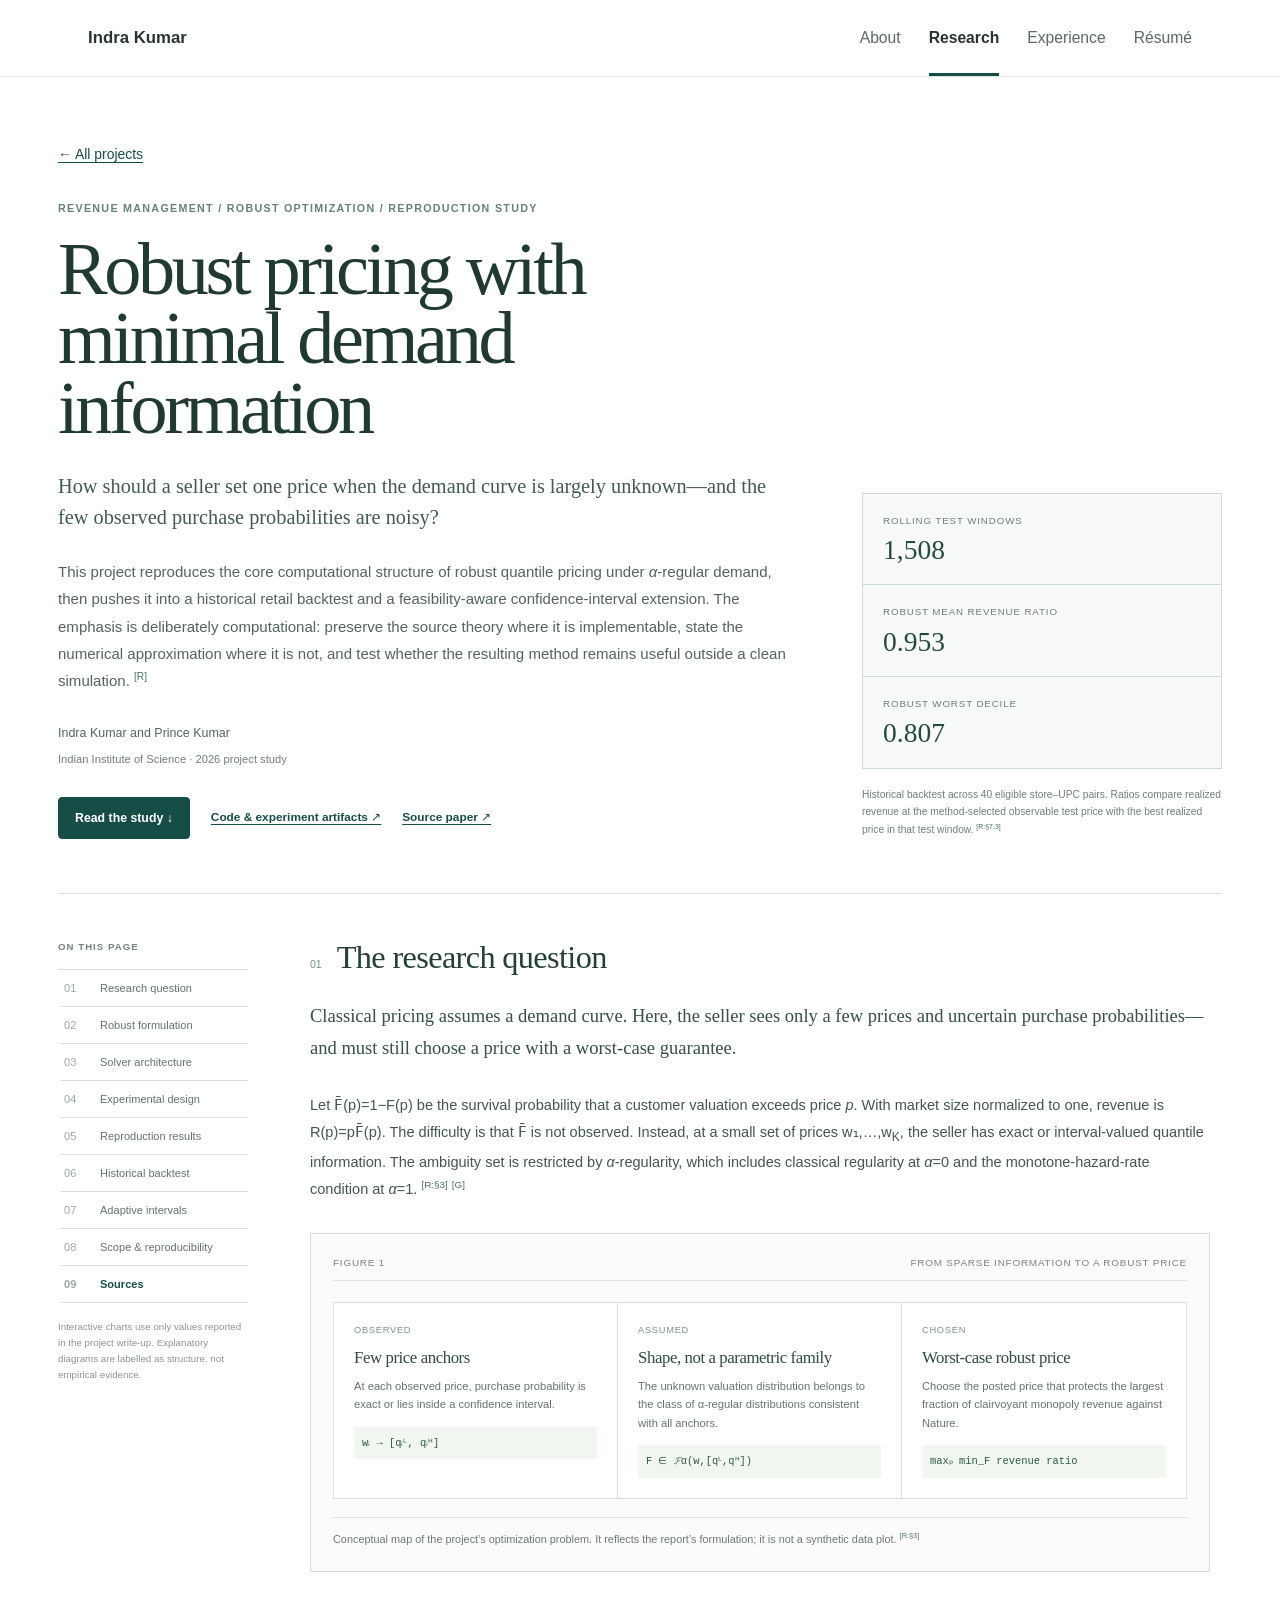
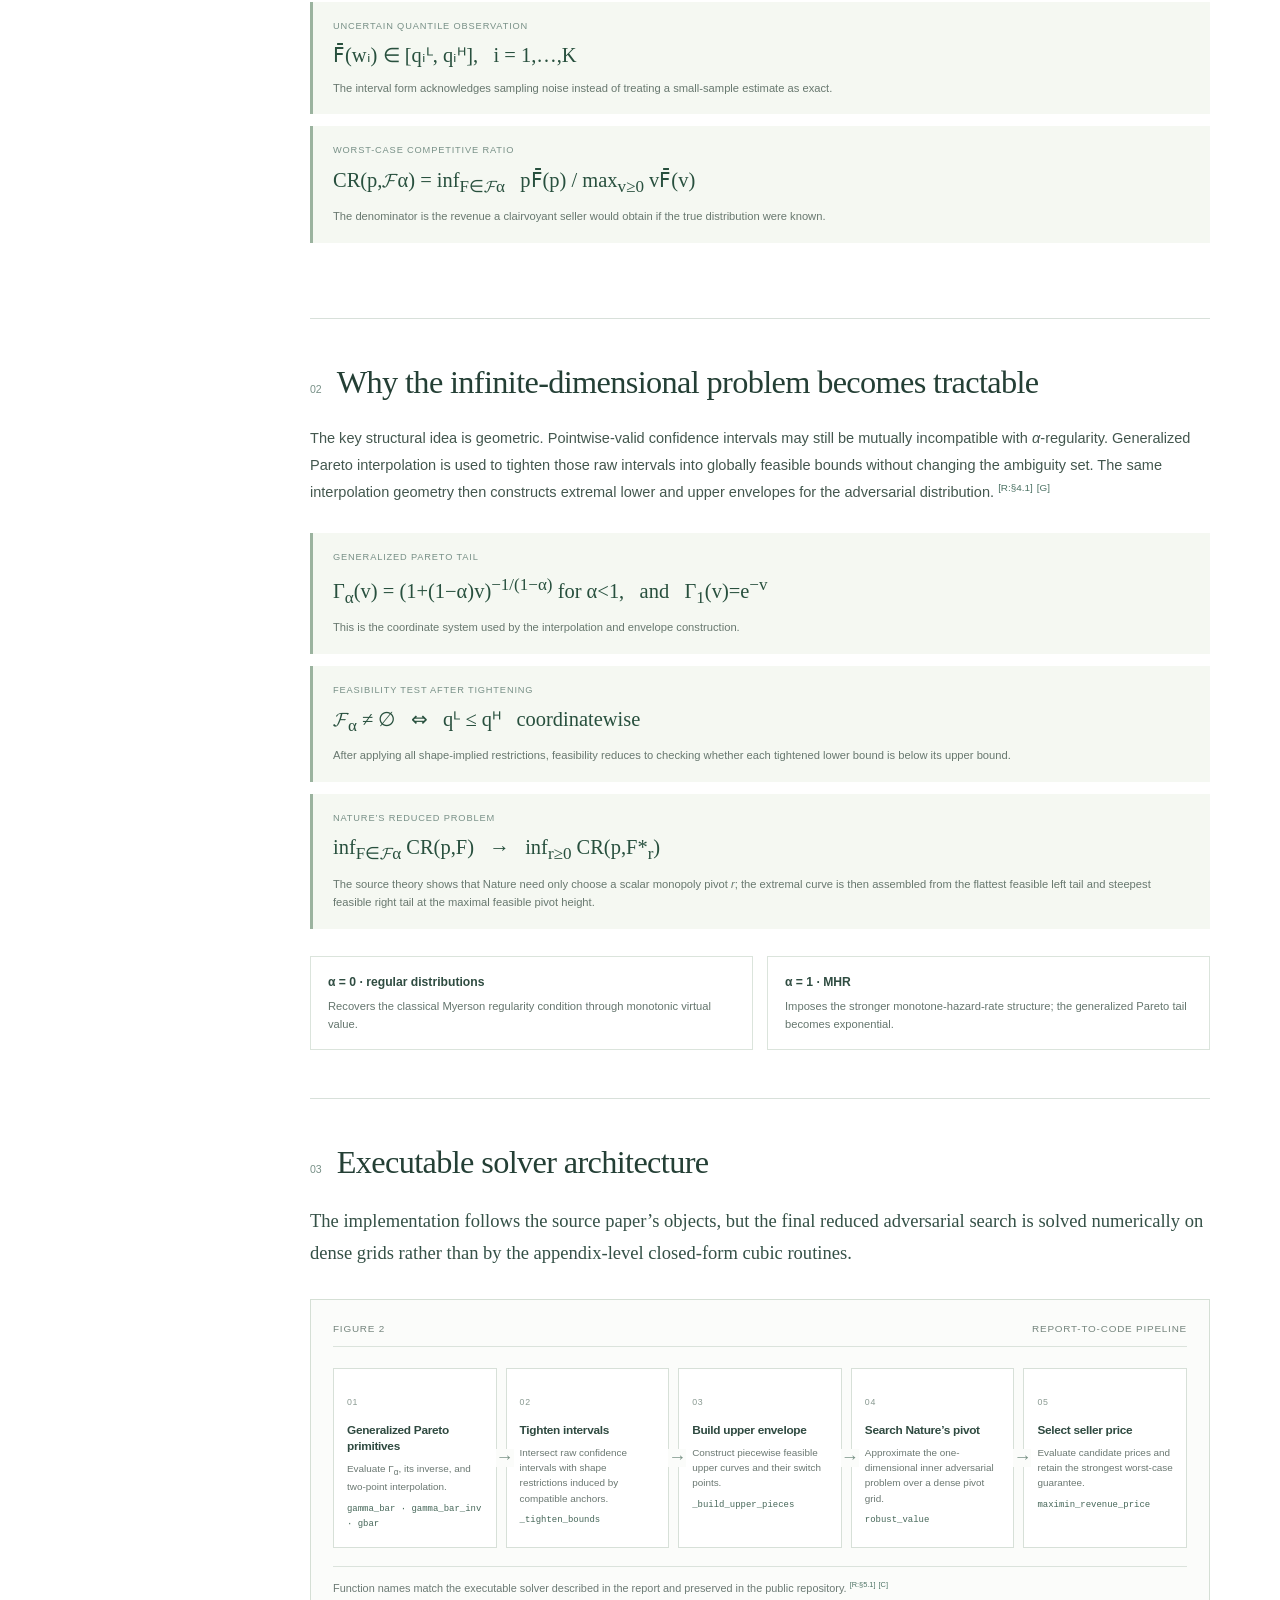
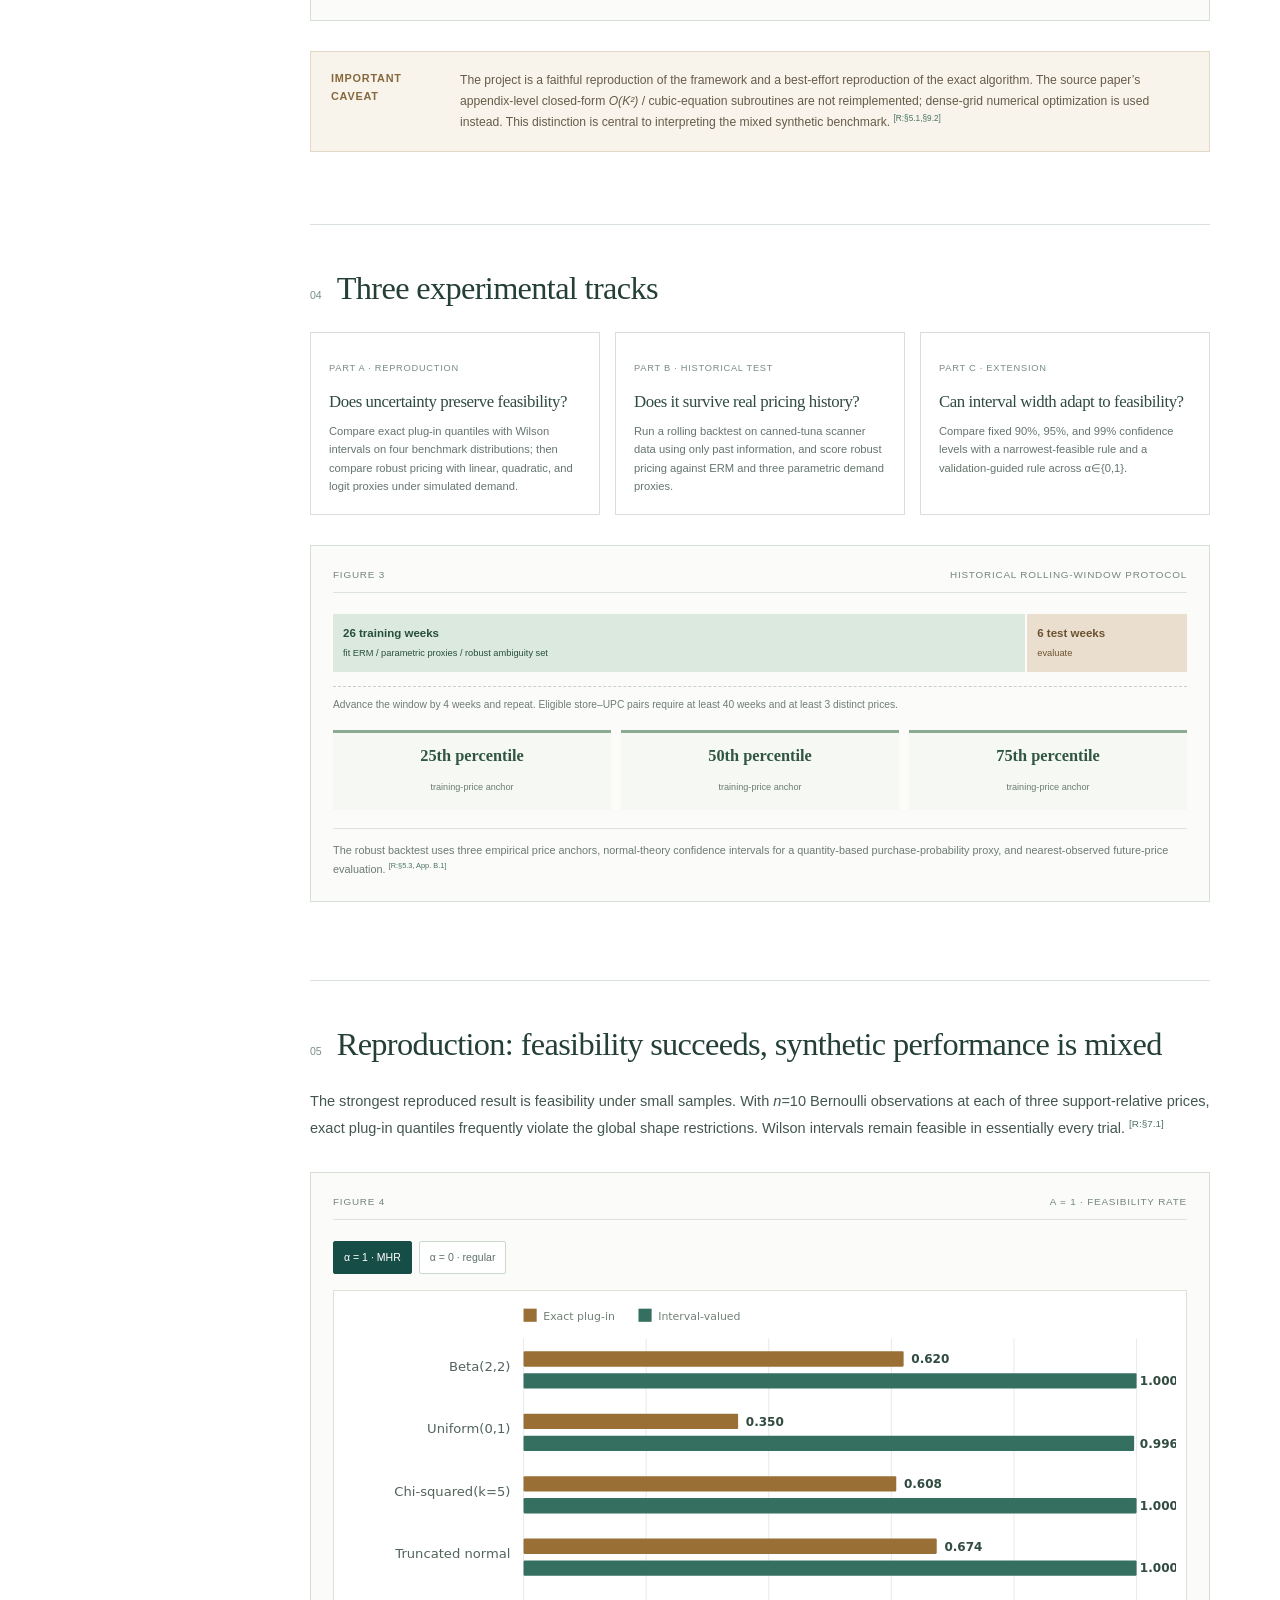
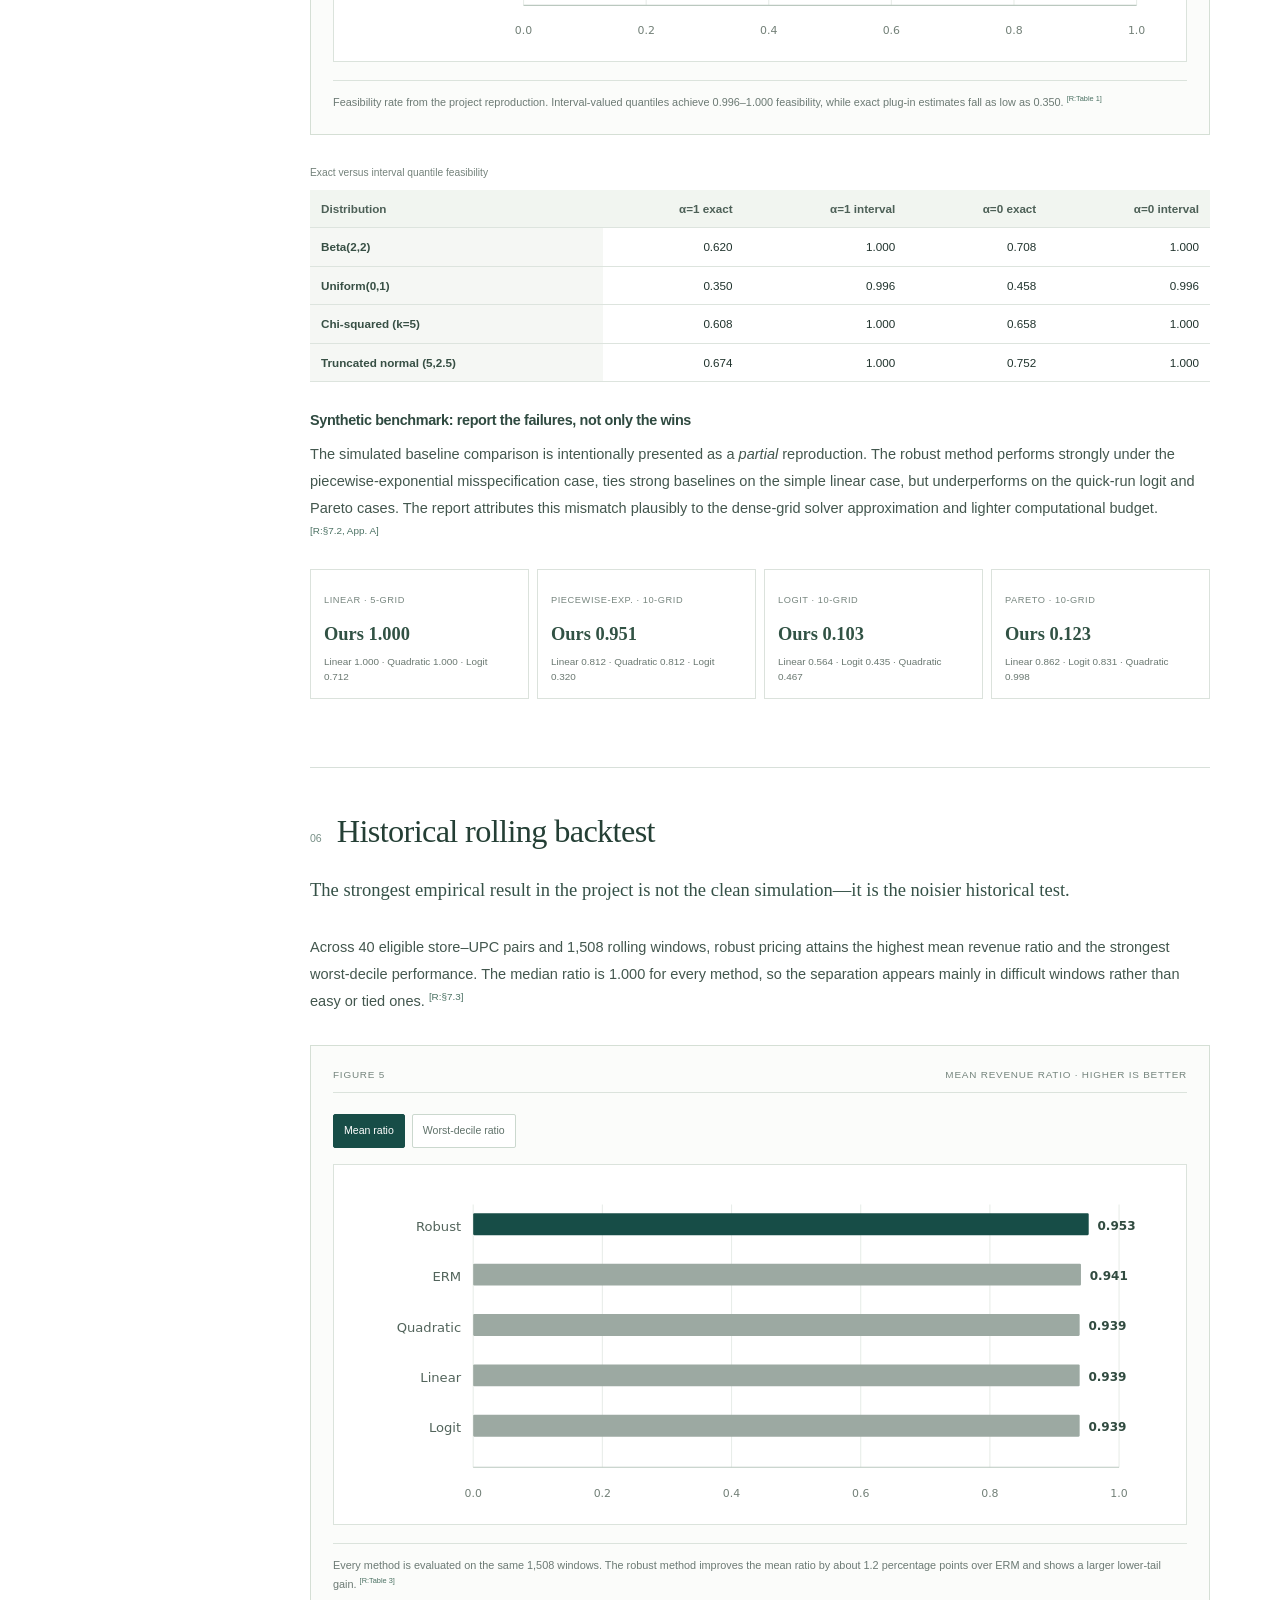
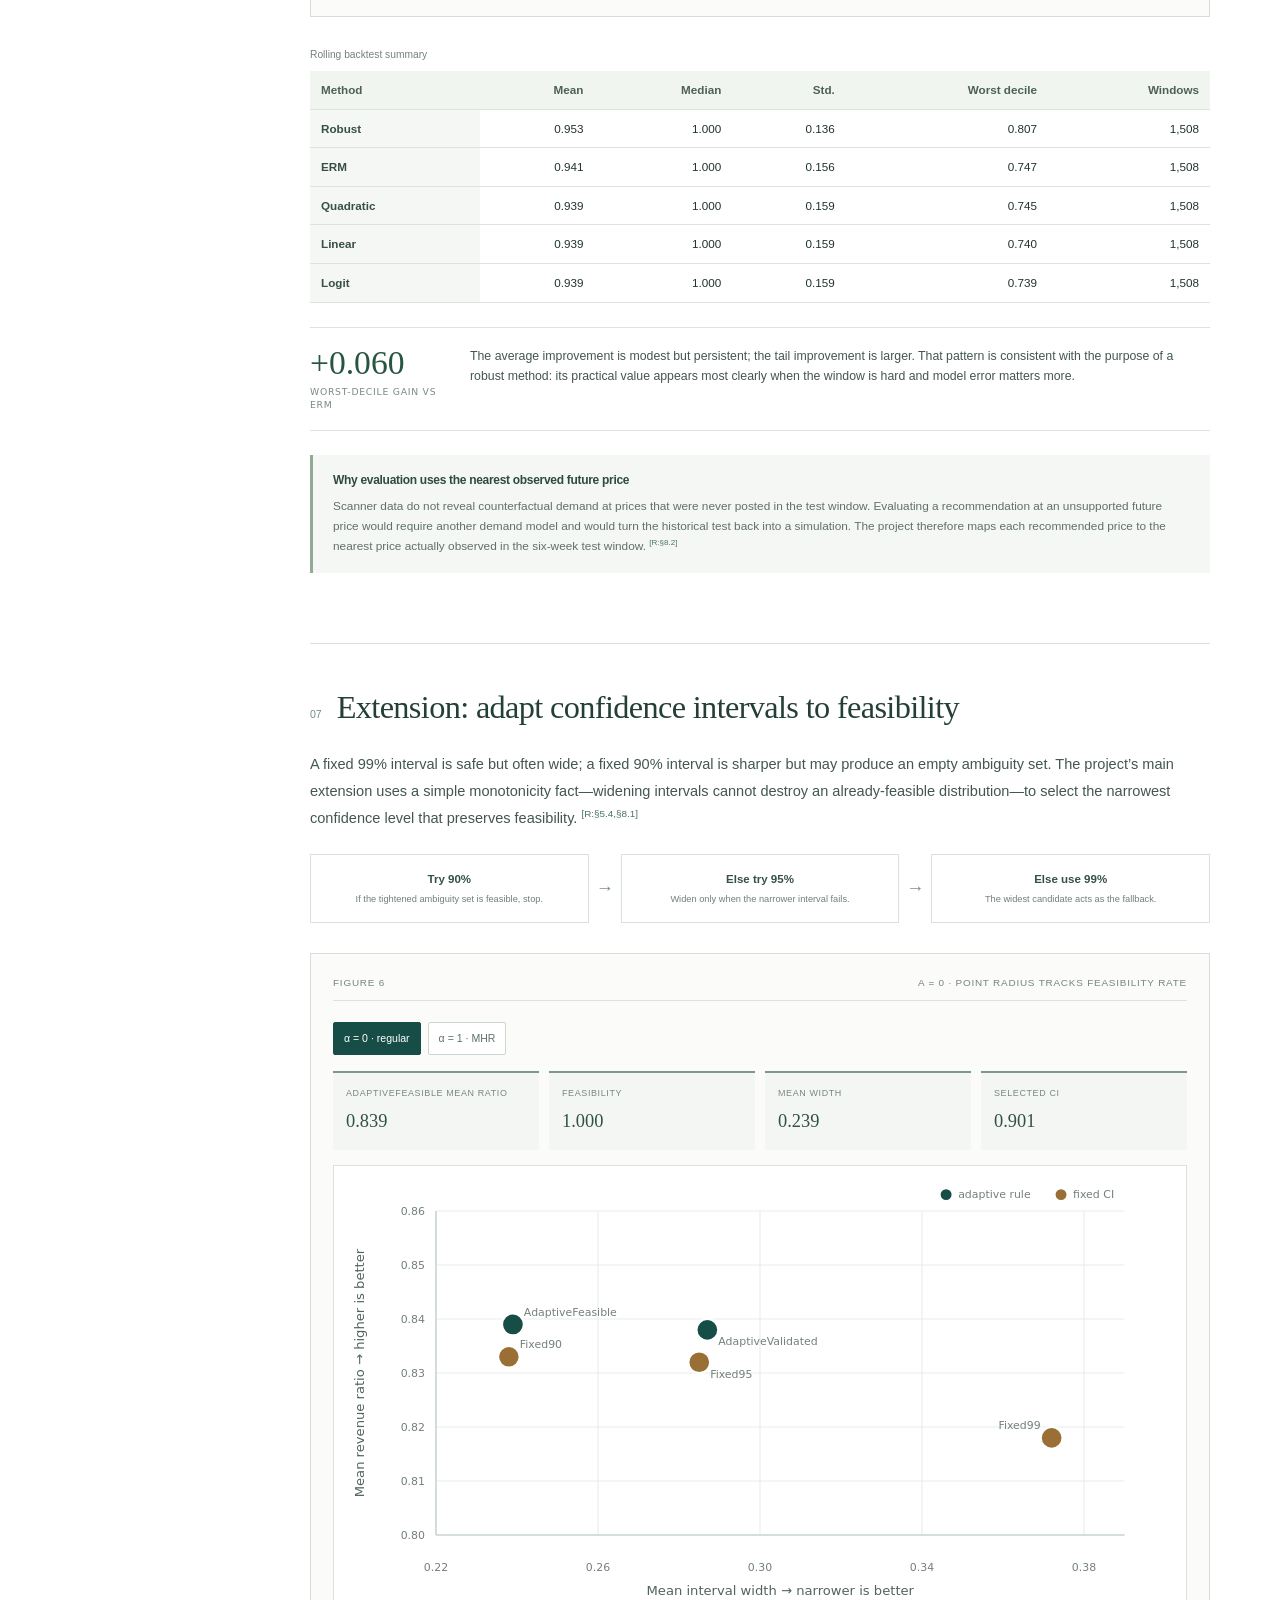
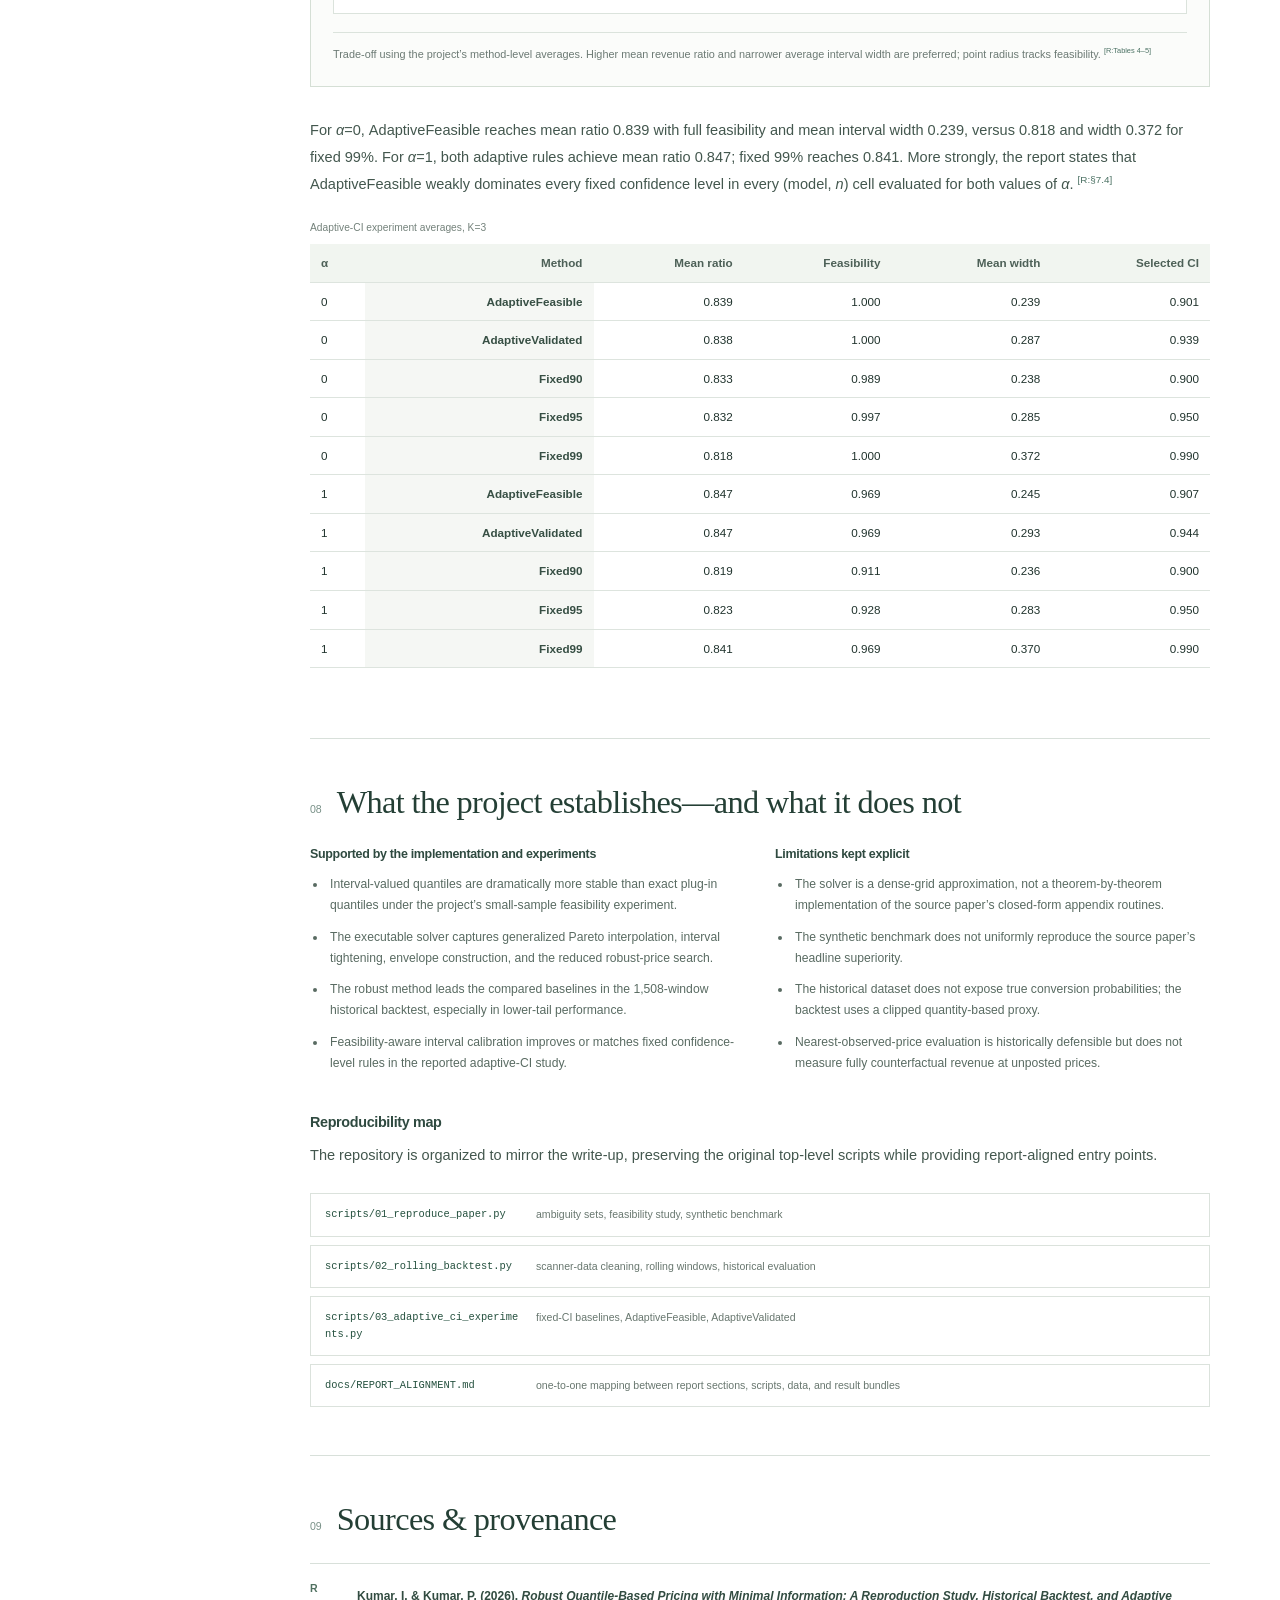
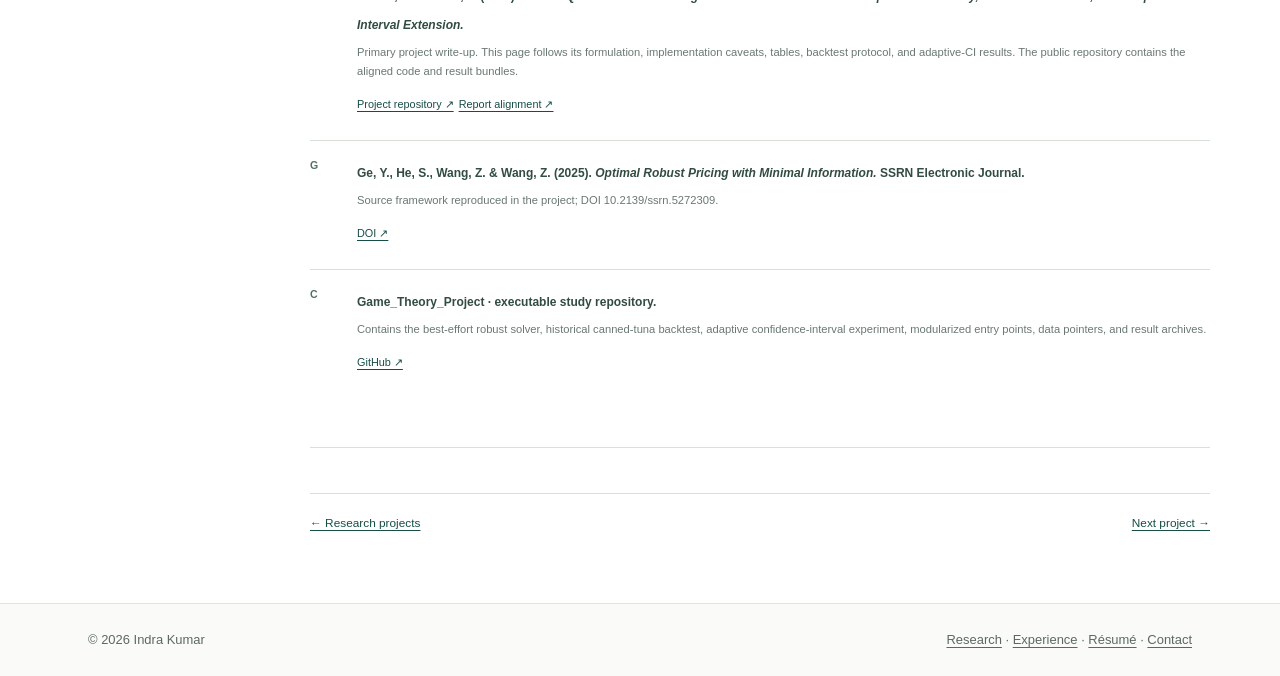
<file: projects/robust-pricing.html>
<!doctype html>
<html lang="en">
<head>
  <meta charset="utf-8">
  <meta name="viewport" content="width=device-width, initial-scale=1">
  <meta name="color-scheme" content="light">
  <meta name="theme-color" content="#174d47">
  <title>Robust pricing with minimal demand information | Indra Kumar</title>
  <meta name="description" content="A research-oriented reproduction and empirical extension of robust quantile pricing under sparse demand information: alpha-regular ambiguity sets, feasibility experiments, a 1,508-window retail backtest, and adaptive confidence intervals.">
  <meta property="og:title" content="Robust pricing with minimal demand information | Indra Kumar">
  <meta property="og:description" content="From interval-valued demand quantiles to robust prices: structural theory, an executable solver, historical backtesting, and adaptive confidence-interval calibration.">
  <meta property="og:type" content="article">
  <link rel="canonical" href="https://sincerelyindra.github.io/projects/robust-pricing.html">
  <link rel="icon" type="image/svg+xml" href="data:image/svg+xml,%3Csvg xmlns=%22http://www.w3.org/2000/svg%22 viewBox=%220 0 64 64%22%3E%3Crect width=%2264%22 height=%2264%22 rx=%228%22 fill=%22%23174d47%22/%3E%3Ctext x=%2232%22 y=%2243%22 text-anchor=%22middle%22 font-family=%22Arial%22 font-size=%2233%22 font-weight=%22700%22 fill=%22white%22%3EIK%3C/text%3E%3C/svg%3E">
  <link rel="stylesheet" href="../assets/style.css?v=20261004">
  <link rel="stylesheet" href="../assets/robust-pricing.css?v=20261004">
  <script src="../assets/site.js" defer></script>
  <script src="../assets/robust-pricing.js?v=20261004" defer></script>
</head>
<body class="robust-study">
<a class="skip-link" href="#main">Skip to content</a>
<header class="masthead"><div class="masthead-inner">
  <a class="site-name" href="../index.html">Indra Kumar</a>
  <button class="menu-toggle" aria-controls="main-navigation" aria-expanded="false" type="button">Menu</button>
  <nav class="main-nav" id="main-navigation" aria-label="Main navigation">
    <a href="../index.html">About</a>
    <a href="../projects.html" aria-current="page">Research</a>
    <a href="../index.html#experience">Experience</a>
    <a href="../assets/Indra_Resume.pdf">Résumé</a>
  </nav>
</div></header>

<main id="main" class="robust-main">
  <header class="robust-hero">
    <div>
      <a class="back-link" href="../projects.html">← All projects</a>
      <p class="eyebrow">Revenue management / Robust optimization / Reproduction study</p>
      <h1>Robust pricing with minimal demand information</h1>
      <p class="robust-deck">How should a seller set one price when the demand curve is largely unknown—and the few observed purchase probabilities are noisy?</p>
      <p class="robust-intro">This project reproduces the core computational structure of robust quantile pricing under <i>α</i>-regular demand, then pushes it into a historical retail backtest and a feasibility-aware confidence-interval extension. The emphasis is deliberately computational: preserve the source theory where it is implementable, state the numerical approximation where it is not, and test whether the resulting method remains useful outside a clean simulation. <a class="cite" href="#ref-report">[R]</a></p>
      <p class="robust-byline">Indra Kumar and Prince Kumar</p>
      <p class="robust-course">Indian Institute of Science · 2026 project study</p>
      <div class="robust-actions">
        <a class="button" href="#question">Read the study ↓</a>
        <a class="text-link" href="https://github.com/sincerelyindra/Game_Theory_Project" target="_blank" rel="noopener noreferrer">Code &amp; experiment artifacts ↗</a>
        <a class="text-link" href="https://doi.org/10.2139/ssrn.5272309" target="_blank" rel="noopener noreferrer">Source paper ↗</a>
      </div>
    </div>
    <div>
      <dl class="robust-hero-metrics" aria-label="Headline project results">
        <div><dt>Rolling test windows</dt><dd>1,508</dd></div>
        <div><dt>Robust mean revenue ratio</dt><dd>0.953</dd></div>
        <div><dt>Robust worst decile</dt><dd>0.807</dd></div>
      </dl>
      <p class="robust-hero-note">Historical backtest across 40 eligible store–UPC pairs. Ratios compare realized revenue at the method-selected observable test price with the best realized price in that test window. <a class="cite" href="#ref-report">[R:§7.3]</a></p>
    </div>
  </header>

  <div class="robust-layout">
    <nav class="robust-toc" aria-label="On this page">
      <p class="eyebrow">On this page</p>
      <ol>
        <li><a href="#question"><span>01</span> Research question</a></li>
        <li><a href="#structure"><span>02</span> Robust formulation</a></li>
        <li><a href="#implementation"><span>03</span> Solver architecture</a></li>
        <li><a href="#experiments"><span>04</span> Experimental design</a></li>
        <li><a href="#reproduction"><span>05</span> Reproduction results</a></li>
        <li><a href="#backtest"><span>06</span> Historical backtest</a></li>
        <li><a href="#adaptive"><span>07</span> Adaptive intervals</a></li>
        <li><a href="#scope"><span>08</span> Scope &amp; reproducibility</a></li>
        <li><a href="#references"><span>09</span> Sources</a></li>
      </ol>
      <p class="toc-note">Interactive charts use only values reported in the project write-up. Explanatory diagrams are labelled as structure, not empirical evidence.</p>
    </nav>

    <article class="robust-article">
      <section id="question" class="robust-section" aria-labelledby="question-title">
        <div class="robust-section-heading"><span class="section-number">01</span><h2 id="question-title">The research question</h2></div>
        <p class="section-lead">Classical pricing assumes a demand curve. Here, the seller sees only a few prices and uncertain purchase probabilities—and must still choose a price with a worst-case guarantee.</p>
        <p>Let <span class="inline-equation">F̄(p)=1−F(p)</span> be the survival probability that a customer valuation exceeds price <i>p</i>. With market size normalized to one, revenue is <span class="inline-equation">R(p)=pF̄(p)</span>. The difficulty is that <span class="inline-equation">F̄</span> is not observed. Instead, at a small set of prices <span class="inline-equation">w₁,…,w<sub>K</sub></span>, the seller has exact or interval-valued quantile information. The ambiguity set is restricted by <i>α</i>-regularity, which includes classical regularity at <i>α</i>=0 and the monotone-hazard-rate condition at <i>α</i>=1. <a class="cite" href="#ref-report">[R:§3]</a> <a class="cite" href="#ref-ge">[G]</a></p>

        <figure class="research-figure">
          <div class="figure-topline"><span>Figure 1</span><span>From sparse information to a robust price</span></div>
          <div class="problem-grid">
            <div>
              <span class="step">Observed</span>
              <h3>Few price anchors</h3>
              <p>At each observed price, purchase probability is exact or lies inside a confidence interval.</p>
              <code>wᵢ → [qᵢᴸ, qᵢᴴ]</code>
            </div>
            <div>
              <span class="step">Assumed</span>
              <h3>Shape, not a parametric family</h3>
              <p>The unknown valuation distribution belongs to the class of α-regular distributions consistent with all anchors.</p>
              <code>F ∈ 𝓕α(w,[qᴸ,qᴴ])</code>
            </div>
            <div>
              <span class="step">Chosen</span>
              <h3>Worst-case robust price</h3>
              <p>Choose the posted price that protects the largest fraction of clairvoyant monopoly revenue against Nature.</p>
              <code>maxₚ min_F revenue ratio</code>
            </div>
          </div>
          <figcaption>Conceptual map of the project’s optimization problem. It reflects the report’s formulation; it is not a synthetic data plot. <a class="cite" href="#ref-report">[R:§3]</a></figcaption>
        </figure>

        <div class="equation-stack">
          <div class="equation-card">
            <span class="equation-label">Uncertain quantile observation</span>
            <div class="equation">F̄(wᵢ) ∈ [qᵢᴸ, qᵢᴴ], &nbsp; i = 1,…,K</div>
            <p>The interval form acknowledges sampling noise instead of treating a small-sample estimate as exact.</p>
          </div>
          <div class="equation-card">
            <span class="equation-label">Worst-case competitive ratio</span>
            <div class="equation">CR(p,𝓕α) = inf<sub>F∈𝓕α</sub> &nbsp; pF̄(p) / max<sub>v≥0</sub> vF̄(v)</div>
            <p>The denominator is the revenue a clairvoyant seller would obtain if the true distribution were known.</p>
          </div>
        </div>
      </section>

      <section id="structure" class="robust-section" aria-labelledby="structure-title">
        <div class="robust-section-heading"><span class="section-number">02</span><h2 id="structure-title">Why the infinite-dimensional problem becomes tractable</h2></div>
        <p>The key structural idea is geometric. Pointwise-valid confidence intervals may still be mutually incompatible with <i>α</i>-regularity. Generalized Pareto interpolation is used to tighten those raw intervals into globally feasible bounds without changing the ambiguity set. The same interpolation geometry then constructs extremal lower and upper envelopes for the adversarial distribution. <a class="cite" href="#ref-report">[R:§4.1]</a> <a class="cite" href="#ref-ge">[G]</a></p>

        <div class="equation-stack">
          <div class="equation-card">
            <span class="equation-label">Generalized Pareto tail</span>
            <div class="equation">Γ<sub>α</sub>(v) = (1+(1−α)v)<sup>−1/(1−α)</sup> for α&lt;1, &nbsp; and &nbsp; Γ<sub>1</sub>(v)=e<sup>−v</sup></div>
            <p>This is the coordinate system used by the interpolation and envelope construction.</p>
          </div>
          <div class="equation-card">
            <span class="equation-label">Feasibility test after tightening</span>
            <div class="equation">𝓕<sub>α</sub> ≠ ∅ &nbsp; ⇔ &nbsp; qᴸ ≤ qᴴ &nbsp; coordinatewise</div>
            <p>After applying all shape-implied restrictions, feasibility reduces to checking whether each tightened lower bound is below its upper bound.</p>
          </div>
          <div class="equation-card">
            <span class="equation-label">Nature’s reduced problem</span>
            <div class="equation">inf<sub>F∈𝓕α</sub> CR(p,F) &nbsp; → &nbsp; inf<sub>r≥0</sub> CR(p,F*<sub>r</sub>)</div>
            <p>The source theory shows that Nature need only choose a scalar monopoly pivot <i>r</i>; the extremal curve is then assembled from the flattest feasible left tail and steepest feasible right tail at the maximal feasible pivot height.</p>
          </div>
        </div>

        <div class="alpha-note">
          <div><strong>α = 0 · regular distributions</strong><p>Recovers the classical Myerson regularity condition through monotonic virtual value.</p></div>
          <div><strong>α = 1 · MHR</strong><p>Imposes the stronger monotone-hazard-rate structure; the generalized Pareto tail becomes exponential.</p></div>
        </div>
      </section>

      <section id="implementation" class="robust-section" aria-labelledby="implementation-title">
        <div class="robust-section-heading"><span class="section-number">03</span><h2 id="implementation-title">Executable solver architecture</h2></div>
        <p class="section-lead">The implementation follows the source paper’s objects, but the final reduced adversarial search is solved numerically on dense grids rather than by the appendix-level closed-form cubic routines.</p>

        <figure class="research-figure">
          <div class="figure-topline"><span>Figure 2</span><span>Report-to-code pipeline</span></div>
          <div class="solver-flow">
            <div><span class="flow-id">01</span><h3>Generalized Pareto primitives</h3><p>Evaluate Γ<sub>α</sub>, its inverse, and two-point interpolation.</p><code>gamma_bar · gamma_bar_inv · gbar</code></div>
            <div><span class="flow-id">02</span><h3>Tighten intervals</h3><p>Intersect raw confidence intervals with shape restrictions induced by compatible anchors.</p><code>_tighten_bounds</code></div>
            <div><span class="flow-id">03</span><h3>Build upper envelope</h3><p>Construct piecewise feasible upper curves and their switch points.</p><code>_build_upper_pieces</code></div>
            <div><span class="flow-id">04</span><h3>Search Nature’s pivot</h3><p>Approximate the one-dimensional inner adversarial problem over a dense pivot grid.</p><code>robust_value</code></div>
            <div><span class="flow-id">05</span><h3>Select seller price</h3><p>Evaluate candidate prices and retain the strongest worst-case guarantee.</p><code>maximin_revenue_price</code></div>
          </div>
          <figcaption>Function names match the executable solver described in the report and preserved in the public repository. <a class="cite" href="#ref-report">[R:§5.1]</a> <a class="cite" href="#ref-code">[C]</a></figcaption>
        </figure>

        <div class="implementation-note">
          <strong>Important caveat</strong>
          <p>The project is a faithful reproduction of the framework and a best-effort reproduction of the exact algorithm. The source paper’s appendix-level closed-form <i>O(K²)</i> / cubic-equation subroutines are not reimplemented; dense-grid numerical optimization is used instead. This distinction is central to interpreting the mixed synthetic benchmark. <a class="cite" href="#ref-report">[R:§5.1,§9.2]</a></p>
        </div>
      </section>

      <section id="experiments" class="robust-section" aria-labelledby="experiments-title">
        <div class="robust-section-heading"><span class="section-number">04</span><h2 id="experiments-title">Three experimental tracks</h2></div>
        <div class="experiment-grid">
          <article class="experiment-card"><span class="exp-index">Part A · Reproduction</span><h3>Does uncertainty preserve feasibility?</h3><p>Compare exact plug-in quantiles with Wilson intervals on four benchmark distributions; then compare robust pricing with linear, quadratic, and logit proxies under simulated demand.</p></article>
          <article class="experiment-card"><span class="exp-index">Part B · Historical test</span><h3>Does it survive real pricing history?</h3><p>Run a rolling backtest on canned-tuna scanner data using only past information, and score robust pricing against ERM and three parametric demand proxies.</p></article>
          <article class="experiment-card"><span class="exp-index">Part C · Extension</span><h3>Can interval width adapt to feasibility?</h3><p>Compare fixed 90%, 95%, and 99% confidence levels with a narrowest-feasible rule and a validation-guided rule across α∈{0,1}.</p></article>
        </div>

        <figure class="research-figure">
          <div class="figure-topline"><span>Figure 3</span><span>Historical rolling-window protocol</span></div>
          <div class="timeline">
            <div class="train"><strong>26 training weeks</strong><small>fit ERM / parametric proxies / robust ambiguity set</small></div>
            <div class="test"><strong>6 test weeks</strong><small>evaluate</small></div>
          </div>
          <div class="timeline-shift">Advance the window by 4 weeks and repeat. Eligible store–UPC pairs require at least 40 weeks and at least 3 distinct prices.</div>
          <div class="anchor-row" aria-label="Robust method price anchors">
            <div><strong>25th percentile</strong><small>training-price anchor</small></div>
            <div><strong>50th percentile</strong><small>training-price anchor</small></div>
            <div><strong>75th percentile</strong><small>training-price anchor</small></div>
          </div>
          <figcaption>The robust backtest uses three empirical price anchors, normal-theory confidence intervals for a quantity-based purchase-probability proxy, and nearest-observed future-price evaluation. <a class="cite" href="#ref-report">[R:§5.3, App. B.1]</a></figcaption>
        </figure>
      </section>

      <section id="reproduction" class="robust-section" aria-labelledby="reproduction-title">
        <div class="robust-section-heading"><span class="section-number">05</span><h2 id="reproduction-title">Reproduction: feasibility succeeds, synthetic performance is mixed</h2></div>
        <p>The strongest reproduced result is feasibility under small samples. With <i>n</i>=10 Bernoulli observations at each of three support-relative prices, exact plug-in quantiles frequently violate the global shape restrictions. Wilson intervals remain feasible in essentially every trial. <a class="cite" href="#ref-report">[R:§7.1]</a></p>

        <figure class="research-figure">
          <div class="figure-topline"><span>Figure 4</span><span id="feasibility-chart-note">Exact vs interval feasibility</span></div>
          <div class="metric-toggle" role="group" aria-label="Select alpha for feasibility chart">
            <button type="button" data-feas-alpha="1" aria-pressed="true">α = 1 · MHR</button>
            <button type="button" data-feas-alpha="0" aria-pressed="false">α = 0 · regular</button>
          </div>
          <div class="chart-shell"><svg id="feasibility-chart" role="img" aria-labelledby="feas-title feas-desc" viewBox="0 0 760 320"></svg></div>
          <figcaption>Feasibility rate from the project reproduction. Interval-valued quantiles achieve 0.996–1.000 feasibility, while exact plug-in estimates fall as low as 0.350. <a class="cite" href="#ref-report">[R:Table 1]</a></figcaption>
        </figure>

        <div class="data-table-wrap">
          <table class="data-table">
            <caption>Exact versus interval quantile feasibility</caption>
            <thead><tr><th scope="col">Distribution</th><th scope="col">α=1 exact</th><th scope="col">α=1 interval</th><th scope="col">α=0 exact</th><th scope="col">α=0 interval</th></tr></thead>
            <tbody>
              <tr><th scope="row">Beta(2,2)</th><td>0.620</td><td>1.000</td><td>0.708</td><td>1.000</td></tr>
              <tr><th scope="row">Uniform(0,1)</th><td>0.350</td><td>0.996</td><td>0.458</td><td>0.996</td></tr>
              <tr><th scope="row">Chi-squared (k=5)</th><td>0.608</td><td>1.000</td><td>0.658</td><td>1.000</td></tr>
              <tr><th scope="row">Truncated normal (5,2.5)</th><td>0.674</td><td>1.000</td><td>0.752</td><td>1.000</td></tr>
            </tbody>
          </table>
        </div>

        <h3>Synthetic benchmark: report the failures, not only the wins</h3>
        <p>The simulated baseline comparison is intentionally presented as a <em>partial</em> reproduction. The robust method performs strongly under the piecewise-exponential misspecification case, ties strong baselines on the simple linear case, but underperforms on the quick-run logit and Pareto cases. The report attributes this mismatch plausibly to the dense-grid solver approximation and lighter computational budget. <a class="cite" href="#ref-report">[R:§7.2, App. A]</a></p>
        <div class="benchmark-matrix" aria-label="Representative synthetic benchmark cases">
          <div><span class="case">Linear · 5-grid</span><strong>Ours 1.000</strong><p>Linear 1.000 · Quadratic 1.000 · Logit 0.712</p></div>
          <div><span class="case">Piecewise-exp. · 10-grid</span><strong>Ours 0.951</strong><p>Linear 0.812 · Quadratic 0.812 · Logit 0.320</p></div>
          <div><span class="case">Logit · 10-grid</span><strong>Ours 0.103</strong><p>Linear 0.564 · Logit 0.435 · Quadratic 0.467</p></div>
          <div><span class="case">Pareto · 10-grid</span><strong>Ours 0.123</strong><p>Linear 0.862 · Logit 0.831 · Quadratic 0.998</p></div>
        </div>
      </section>

      <section id="backtest" class="robust-section" aria-labelledby="backtest-title-section">
        <div class="robust-section-heading"><span class="section-number">06</span><h2 id="backtest-title-section">Historical rolling backtest</h2></div>
        <p class="section-lead">The strongest empirical result in the project is not the clean simulation—it is the noisier historical test.</p>
        <p>Across 40 eligible store–UPC pairs and 1,508 rolling windows, robust pricing attains the highest mean revenue ratio and the strongest worst-decile performance. The median ratio is 1.000 for every method, so the separation appears mainly in difficult windows rather than easy or tied ones. <a class="cite" href="#ref-report">[R:§7.3]</a></p>

        <figure class="research-figure">
          <div class="figure-topline"><span>Figure 5</span><span id="backtest-chart-note">Historical method comparison</span></div>
          <div class="metric-toggle" role="group" aria-label="Select historical backtest metric">
            <button type="button" data-backtest-metric="mean" aria-pressed="true">Mean ratio</button>
            <button type="button" data-backtest-metric="worst" aria-pressed="false">Worst-decile ratio</button>
          </div>
          <div class="chart-shell"><svg id="backtest-chart" role="img" aria-labelledby="backtest-title backtest-desc" viewBox="0 0 760 310"></svg></div>
          <figcaption>Every method is evaluated on the same 1,508 windows. The robust method improves the mean ratio by about 1.2 percentage points over ERM and shows a larger lower-tail gain. <a class="cite" href="#ref-report">[R:Table 3]</a></figcaption>
        </figure>

        <div class="data-table-wrap">
          <table class="data-table">
            <caption>Rolling backtest summary</caption>
            <thead><tr><th scope="col">Method</th><th scope="col">Mean</th><th scope="col">Median</th><th scope="col">Std.</th><th scope="col">Worst decile</th><th scope="col">Windows</th></tr></thead>
            <tbody>
              <tr><th scope="row">Robust</th><td>0.953</td><td>1.000</td><td>0.136</td><td>0.807</td><td>1,508</td></tr>
              <tr><th scope="row">ERM</th><td>0.941</td><td>1.000</td><td>0.156</td><td>0.747</td><td>1,508</td></tr>
              <tr><th scope="row">Quadratic</th><td>0.939</td><td>1.000</td><td>0.159</td><td>0.745</td><td>1,508</td></tr>
              <tr><th scope="row">Linear</th><td>0.939</td><td>1.000</td><td>0.159</td><td>0.740</td><td>1,508</td></tr>
              <tr><th scope="row">Logit</th><td>0.939</td><td>1.000</td><td>0.159</td><td>0.739</td><td>1,508</td></tr>
            </tbody>
          </table>
        </div>

        <div class="result-callout">
          <div class="result-number">+0.060<small>worst-decile gain vs ERM</small></div>
          <p>The average improvement is modest but persistent; the tail improvement is larger. That pattern is consistent with the purpose of a robust method: its practical value appears most clearly when the window is hard and model error matters more.</p>
        </div>

        <div class="protocol-note">
          <h3>Why evaluation uses the nearest observed future price</h3>
          <p>Scanner data do not reveal counterfactual demand at prices that were never posted in the test window. Evaluating a recommendation at an unsupported future price would require another demand model and would turn the historical test back into a simulation. The project therefore maps each recommended price to the nearest price actually observed in the six-week test window. <a class="cite" href="#ref-report">[R:§8.2]</a></p>
        </div>
      </section>

      <section id="adaptive" class="robust-section" aria-labelledby="adaptive-title-section">
        <div class="robust-section-heading"><span class="section-number">07</span><h2 id="adaptive-title-section">Extension: adapt confidence intervals to feasibility</h2></div>
        <p>A fixed 99% interval is safe but often wide; a fixed 90% interval is sharper but may produce an empty ambiguity set. The project’s main extension uses a simple monotonicity fact—widening intervals cannot destroy an already-feasible distribution—to select the narrowest confidence level that preserves feasibility. <a class="cite" href="#ref-report">[R:§5.4,§8.1]</a></p>

        <div class="adaptive-rule" aria-label="AdaptiveFeasible decision rule">
          <div><strong>Try 90%</strong><small>If the tightened ambiguity set is feasible, stop.</small></div>
          <div class="arrow" aria-hidden="true">→</div>
          <div><strong>Else try 95%</strong><small>Widen only when the narrower interval fails.</small></div>
          <div class="arrow" aria-hidden="true">→</div>
          <div><strong>Else use 99%</strong><small>The widest candidate acts as the fallback.</small></div>
        </div>

        <figure class="research-figure">
          <div class="figure-topline"><span>Figure 6</span><span id="adaptive-chart-note">Interval width versus performance</span></div>
          <div class="metric-toggle" role="group" aria-label="Select alpha for adaptive confidence interval chart">
            <button type="button" data-adaptive-alpha="0" aria-pressed="true">α = 0 · regular</button>
            <button type="button" data-adaptive-alpha="1" aria-pressed="false">α = 1 · MHR</button>
          </div>
          <div id="adaptive-summary" class="adaptive-summary" aria-live="polite"></div>
          <div class="chart-shell"><svg id="adaptive-chart" role="img" aria-labelledby="adaptive-title adaptive-desc" viewBox="0 0 760 390"></svg></div>
          <figcaption>Trade-off using the project’s method-level averages. Higher mean revenue ratio and narrower average interval width are preferred; point radius tracks feasibility. <a class="cite" href="#ref-report">[R:Tables 4–5]</a></figcaption>
        </figure>

        <p>For <i>α</i>=0, AdaptiveFeasible reaches mean ratio 0.839 with full feasibility and mean interval width 0.239, versus 0.818 and width 0.372 for fixed 99%. For <i>α</i>=1, both adaptive rules achieve mean ratio 0.847; fixed 99% reaches 0.841. More strongly, the report states that AdaptiveFeasible weakly dominates every fixed confidence level in every (model, <i>n</i>) cell evaluated for both values of <i>α</i>. <a class="cite" href="#ref-report">[R:§7.4]</a></p>

        <div class="data-table-wrap">
          <table class="data-table">
            <caption>Adaptive-CI experiment averages, K=3</caption>
            <thead><tr><th scope="col">α</th><th scope="col">Method</th><th scope="col">Mean ratio</th><th scope="col">Feasibility</th><th scope="col">Mean width</th><th scope="col">Selected CI</th></tr></thead>
            <tbody>
              <tr><td>0</td><th scope="row">AdaptiveFeasible</th><td>0.839</td><td>1.000</td><td>0.239</td><td>0.901</td></tr>
              <tr><td>0</td><th scope="row">AdaptiveValidated</th><td>0.838</td><td>1.000</td><td>0.287</td><td>0.939</td></tr>
              <tr><td>0</td><th scope="row">Fixed90</th><td>0.833</td><td>0.989</td><td>0.238</td><td>0.900</td></tr>
              <tr><td>0</td><th scope="row">Fixed95</th><td>0.832</td><td>0.997</td><td>0.285</td><td>0.950</td></tr>
              <tr><td>0</td><th scope="row">Fixed99</th><td>0.818</td><td>1.000</td><td>0.372</td><td>0.990</td></tr>
              <tr><td>1</td><th scope="row">AdaptiveFeasible</th><td>0.847</td><td>0.969</td><td>0.245</td><td>0.907</td></tr>
              <tr><td>1</td><th scope="row">AdaptiveValidated</th><td>0.847</td><td>0.969</td><td>0.293</td><td>0.944</td></tr>
              <tr><td>1</td><th scope="row">Fixed90</th><td>0.819</td><td>0.911</td><td>0.236</td><td>0.900</td></tr>
              <tr><td>1</td><th scope="row">Fixed95</th><td>0.823</td><td>0.928</td><td>0.283</td><td>0.950</td></tr>
              <tr><td>1</td><th scope="row">Fixed99</th><td>0.841</td><td>0.969</td><td>0.370</td><td>0.990</td></tr>
            </tbody>
          </table>
        </div>
      </section>

      <section id="scope" class="robust-section" aria-labelledby="scope-title">
        <div class="robust-section-heading"><span class="section-number">08</span><h2 id="scope-title">What the project establishes—and what it does not</h2></div>
        <div class="scope-grid">
          <div>
            <h3>Supported by the implementation and experiments</h3>
            <ul>
              <li>Interval-valued quantiles are dramatically more stable than exact plug-in quantiles under the project’s small-sample feasibility experiment.</li>
              <li>The executable solver captures generalized Pareto interpolation, interval tightening, envelope construction, and the reduced robust-price search.</li>
              <li>The robust method leads the compared baselines in the 1,508-window historical backtest, especially in lower-tail performance.</li>
              <li>Feasibility-aware interval calibration improves or matches fixed confidence-level rules in the reported adaptive-CI study.</li>
            </ul>
          </div>
          <div>
            <h3>Limitations kept explicit</h3>
            <ul>
              <li>The solver is a dense-grid approximation, not a theorem-by-theorem implementation of the source paper’s closed-form appendix routines.</li>
              <li>The synthetic benchmark does not uniformly reproduce the source paper’s headline superiority.</li>
              <li>The historical dataset does not expose true conversion probabilities; the backtest uses a clipped quantity-based proxy.</li>
              <li>Nearest-observed-price evaluation is historically defensible but does not measure fully counterfactual revenue at unposted prices.</li>
            </ul>
          </div>
        </div>

        <h3>Reproducibility map</h3>
        <p>The repository is organized to mirror the write-up, preserving the original top-level scripts while providing report-aligned entry points.</p>
        <div class="repo-map">
          <a href="https://github.com/sincerelyindra/Game_Theory_Project/blob/main/scripts/01_reproduce_paper.py" target="_blank" rel="noopener noreferrer"><code>scripts/01_reproduce_paper.py</code><span>ambiguity sets, feasibility study, synthetic benchmark</span></a>
          <a href="https://github.com/sincerelyindra/Game_Theory_Project/blob/main/scripts/02_rolling_backtest.py" target="_blank" rel="noopener noreferrer"><code>scripts/02_rolling_backtest.py</code><span>scanner-data cleaning, rolling windows, historical evaluation</span></a>
          <a href="https://github.com/sincerelyindra/Game_Theory_Project/blob/main/scripts/03_adaptive_ci_experiments.py" target="_blank" rel="noopener noreferrer"><code>scripts/03_adaptive_ci_experiments.py</code><span>fixed-CI baselines, AdaptiveFeasible, AdaptiveValidated</span></a>
          <a href="https://github.com/sincerelyindra/Game_Theory_Project/blob/main/docs/REPORT_ALIGNMENT.md" target="_blank" rel="noopener noreferrer"><code>docs/REPORT_ALIGNMENT.md</code><span>one-to-one mapping between report sections, scripts, data, and result bundles</span></a>
        </div>
      </section>

      <section id="references" class="robust-section" aria-labelledby="references-title">
        <div class="robust-section-heading"><span class="section-number">09</span><h2 id="references-title">Sources &amp; provenance</h2></div>
        <ol class="reference-list">
          <li id="ref-report"><span class="reference-id">R</span><div><strong>Kumar, I. &amp; Kumar, P. (2026). <em>Robust Quantile-Based Pricing with Minimal Information: A Reproduction Study, Historical Backtest, and Adaptive Interval Extension.</em></strong><p>Primary project write-up. This page follows its formulation, implementation caveats, tables, backtest protocol, and adaptive-CI results. The public repository contains the aligned code and result bundles.</p><a href="https://github.com/sincerelyindra/Game_Theory_Project" target="_blank" rel="noopener noreferrer">Project repository ↗</a> <a href="https://github.com/sincerelyindra/Game_Theory_Project/blob/main/docs/REPORT_ALIGNMENT.md" target="_blank" rel="noopener noreferrer">Report alignment ↗</a></div></li>
          <li id="ref-ge"><span class="reference-id">G</span><div><strong>Ge, Y., He, S., Wang, Z. &amp; Wang, Z. (2025). <em>Optimal Robust Pricing with Minimal Information.</em> SSRN Electronic Journal.</strong><p>Source framework reproduced in the project; DOI 10.2139/ssrn.5272309.</p><a href="https://doi.org/10.2139/ssrn.5272309" target="_blank" rel="noopener noreferrer">DOI ↗</a></div></li>
          <li id="ref-code"><span class="reference-id">C</span><div><strong>Game_Theory_Project · executable study repository.</strong><p>Contains the best-effort robust solver, historical canned-tuna backtest, adaptive confidence-interval experiment, modularized entry points, data pointers, and result archives.</p><a href="https://github.com/sincerelyindra/Game_Theory_Project" target="_blank" rel="noopener noreferrer">GitHub ↗</a></div></li>
        </ol>
      </section>

      <div class="end-links">
        <a href="../projects.html">← Research projects</a>
        <a href="strategic-auction-bidding.html">Next project →</a>
      </div>
    </article>
  </div>
</main>

<footer class="footer"><div class="footer-inner">
  <p>© 2026 Indra Kumar</p>
  <p><a href="../projects.html">Research</a> · <a href="../index.html#experience">Experience</a> · <a href="../assets/Indra_Resume.pdf">Résumé</a> · <a href="mailto:indrak@iisc.ac.in">Contact</a></p>
</div></footer>
</body>
</html>
</file>
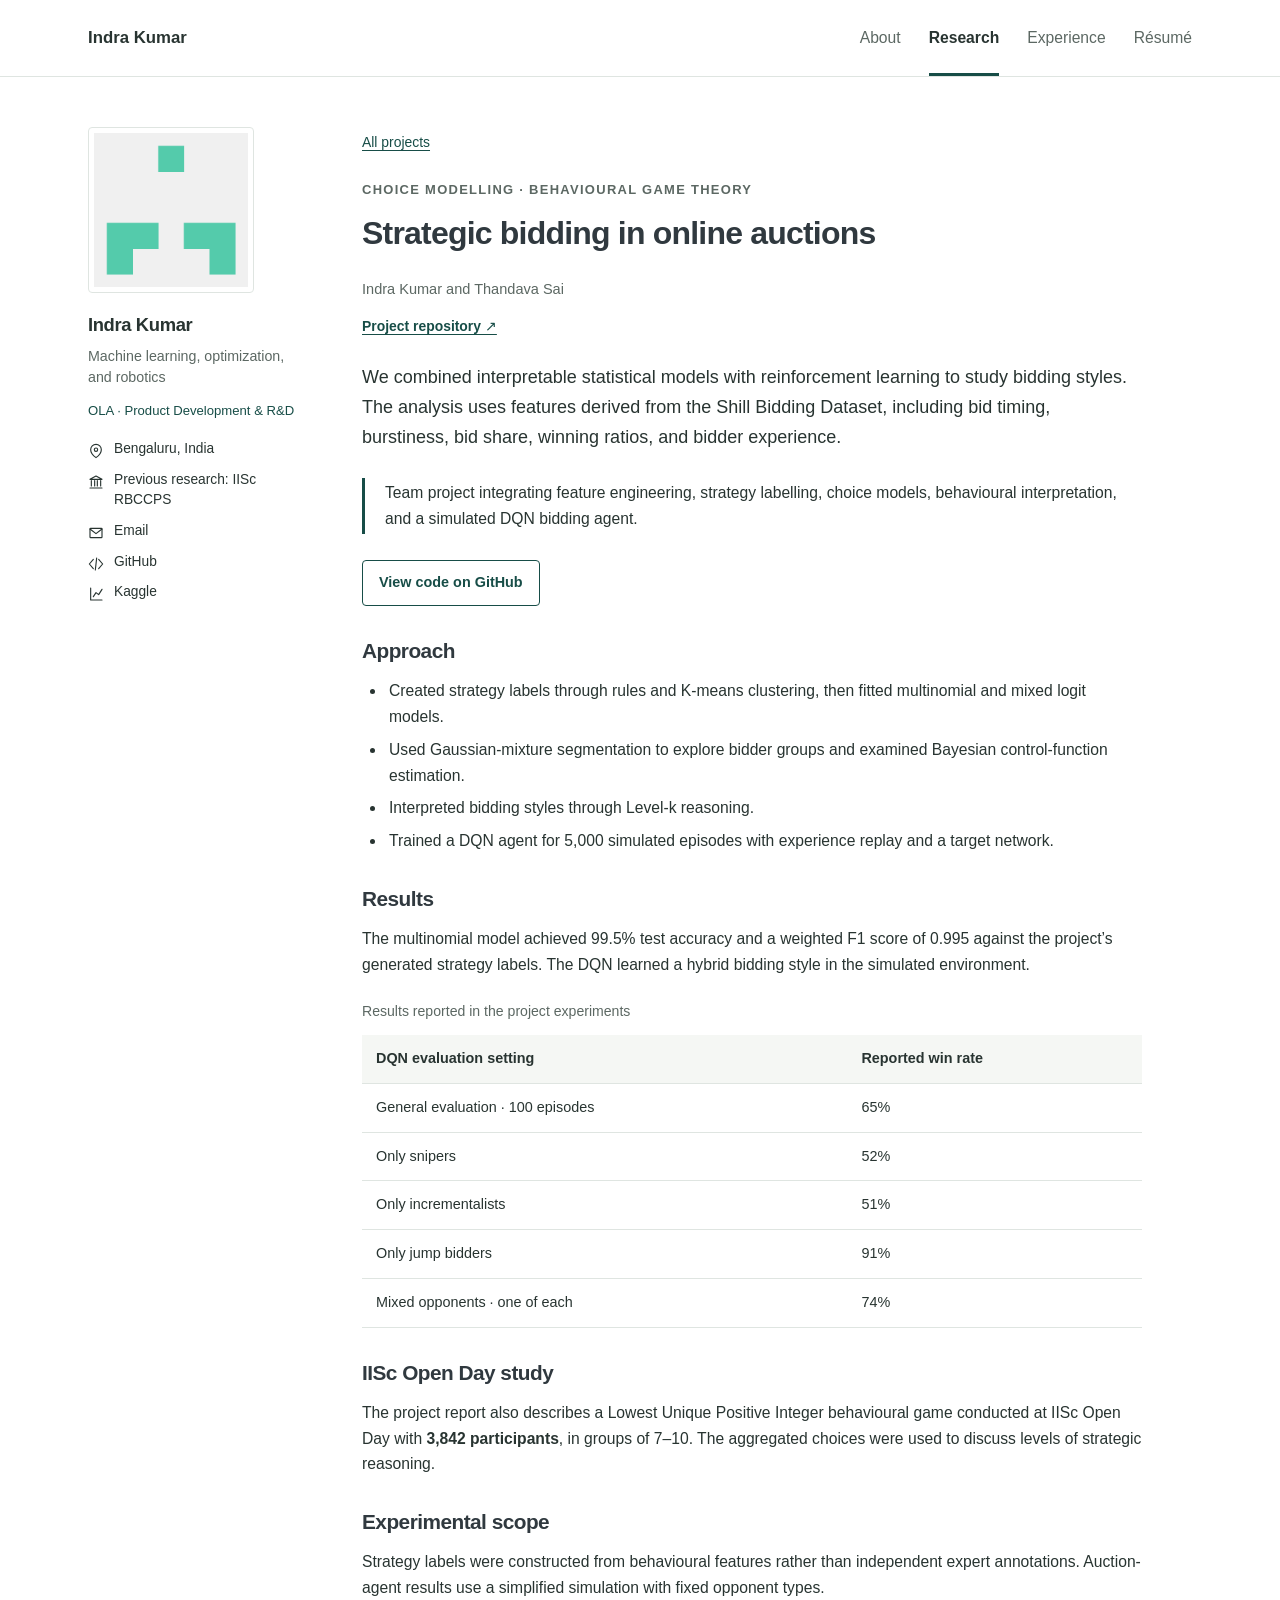
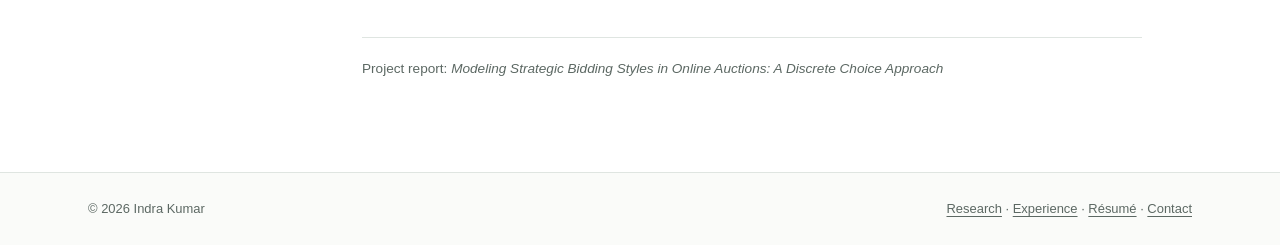
<file: projects/strategic-auction-bidding.html>
<!doctype html>
<html lang="en">
<head>
  <meta charset="utf-8"><meta name="viewport" content="width=device-width, initial-scale=1">
  <meta name="color-scheme" content="light"><meta name="theme-color" content="#174d47">
  <title>Strategic bidding in online auctions | Indra Kumar</title>
  <meta name="description" content="Modelling incrementalists, jump bidders, and snipers using behavioural features, discrete-choice models, and a deep reinforcement-learning agent in a simulated auction environment.">
  <meta property="og:title" content="Strategic bidding in online auctions | Indra Kumar">
  <meta property="og:description" content="Modelling incrementalists, jump bidders, and snipers using behavioural features, discrete-choice models, and a deep reinforcement-learning agent in a simulated auction environment.">
  <meta property="og:type" content="website">
  <link rel="icon" type="image/svg+xml" href="data:image/svg+xml,%3Csvg xmlns=%22http://www.w3.org/2000/svg%22 viewBox=%220 0 64 64%22%3E%3Crect width=%2264%22 height=%2264%22 rx=%2212%22 fill=%22%23174d47%22/%3E%3Ctext x=%2232%22 y=%2243%22 text-anchor=%22middle%22 font-family=%22Arial%22 font-size=%2233%22 font-weight=%22700%22 fill=%22white%22%3EIK%3C/text%3E%3C/svg%3E">
  <link rel="stylesheet" href="../assets/style.css"><script src="../assets/site.js" defer></script>
</head>
<body>
<a class="skip-link" href="#main">Skip to content</a>
<header class="masthead"><div class="masthead-inner"><a class="site-name" href="../index.html">Indra Kumar</a><button class="menu-toggle" aria-controls="main-navigation" aria-expanded="false" type="button">Menu</button><nav class="main-nav" id="main-navigation" aria-label="Main navigation"><a href="../index.html">About</a><a href="../projects.html" aria-current="page">Research</a><a href="../index.html#experience">Experience</a><a href="../assets/Indra_Resume.pdf">Résumé</a></nav></div></header>
<div class="page-shell">
<aside class="profile" aria-label="Profile">
  <img class="profile-avatar" src="../assets/profile.png" alt="Indra Kumar’s GitHub avatar" width="166" height="166">
  <p class="profile-name">Indra Kumar</p><p class="profile-description">Machine learning, optimization, and robotics</p><p class="profile-affiliation">OLA · Product Development &amp; R&amp;D</p>
  <ul class="profile-links">
    <li class="location-row"><svg class="icon" viewBox="0 0 24 24" aria-hidden="true"><path d="M20 10c0 6-8 12-8 12S4 16 4 10a8 8 0 1 1 16 0Z"/><circle cx="12" cy="10" r="2.5"/></svg><span>Bengaluru, India</span></li>
    <li class="institution-row"><svg class="icon" viewBox="0 0 24 24" aria-hidden="true"><path d="m3 8 9-5 9 5H3Zm0 13h18M5 10v8m5-8v8m4-8v8m5-8v8"/></svg><span>Previous research: IISc<br>RBCCPS</span></li>
    <li><svg class="icon" viewBox="0 0 24 24" aria-hidden="true"><rect x="3" y="5" width="18" height="14" rx="1"/><path d="m3 6 9 7 9-7"/></svg><a href="mailto:indrak@iisc.ac.in">Email</a></li>
    <li><svg class="icon" viewBox="0 0 24 24" aria-hidden="true"><path d="m8 5-6 7 6 7m8-14 6 7-6 7m-3-16-2 18"/></svg><a href="https://github.com/sincerelyindra" target="_blank" rel="noopener noreferrer">GitHub</a></li>
    <li><svg class="icon" viewBox="0 0 24 24" aria-hidden="true"><path d="M4 3v18h17M8 16l4-6 4 3 5-8"/></svg><a href="https://www.kaggle.com/indrakumar180122" target="_blank" rel="noopener noreferrer">Kaggle</a></li>
  </ul>
</aside>
<main id="main" class="content"><a class="back-link" href="../projects.html">All projects</a><p class="eyebrow">Choice modelling · Behavioural game theory</p><h1 class="project-detail-title">Strategic bidding in online auctions</h1><p class="project-team">Indra Kumar and Thandava Sai</p><div class="project-links project-resources"><a href="https://github.com/sincerelyindra/strategic-bidding-styles-online-auctions" target="_blank" rel="noopener noreferrer">Project repository ↗</a></div><p>We combined interpretable statistical models with reinforcement learning to study bidding styles. The analysis uses features derived from the Shill Bidding Dataset, including bid timing, burstiness, bid share, winning ratios, and bidder experience.</p><div class="callout"><p>Team project integrating feature engineering, strategy labelling, choice models, behavioural interpretation, and a simulated DQN bidding agent.</p></div><div class="actions"><a class="button button-secondary" href="https://github.com/sincerelyindra/Choice-Modelling" target="_blank" rel="noopener noreferrer">View code on GitHub</a></div><section class="details-section"><h2>Approach</h2><ul><li>Created strategy labels through rules and K-means clustering, then fitted multinomial and mixed logit models.</li><li>Used Gaussian-mixture segmentation to explore bidder groups and examined Bayesian control-function estimation.</li><li>Interpreted bidding styles through Level-k reasoning.</li><li>Trained a DQN agent for 5,000 simulated episodes with experience replay and a target network.</li></ul></section><section class="details-section"><h2>Results</h2><p>The multinomial model achieved 99.5% test accuracy and a weighted F1 score of 0.995 against the project’s generated strategy labels. The DQN learned a hybrid bidding style in the simulated environment.</p><div class="data-table-wrap"><table class="data-table"><caption class="note" style="text-align:left;padding-bottom:12px">Results reported in the project experiments</caption><thead><tr><th scope="col">DQN evaluation setting</th><th scope="col">Reported win rate</th></tr></thead><tbody><tr><td>General evaluation · 100 episodes</td><td>65%</td></tr><tr><td>Only snipers</td><td>52%</td></tr><tr><td>Only incrementalists</td><td>51%</td></tr><tr><td>Only jump bidders</td><td>91%</td></tr><tr><td>Mixed opponents · one of each</td><td>74%</td></tr></tbody></table></div></section><section class="details-section" id="open-day"><h2>IISc Open Day study</h2><p>The project report also describes a Lowest Unique Positive Integer behavioural game conducted at IISc Open Day with <strong>3,842 participants</strong>, in groups of 7–10. The aggregated choices were used to discuss levels of strategic reasoning.</p></section><section class="details-section"><h2>Experimental scope</h2><p>Strategy labels were constructed from behavioural features rather than independent expert annotations. Auction-agent results use a simplified simulation with fixed opponent types.</p></section><p class="project-meta">Project report: <em>Modeling Strategic Bidding Styles in Online Auctions: A Discrete Choice Approach</em></p></main>
</div>
<footer class="footer"><div class="footer-inner"><p>© 2026 Indra Kumar</p><p><a href="../projects.html">Research</a> · <a href="../index.html#experience">Experience</a> · <a href="../assets/Indra_Resume.pdf">Résumé</a> · <a href="mailto:indrak@iisc.ac.in">Contact</a></p></div></footer>
</body></html>
</file>
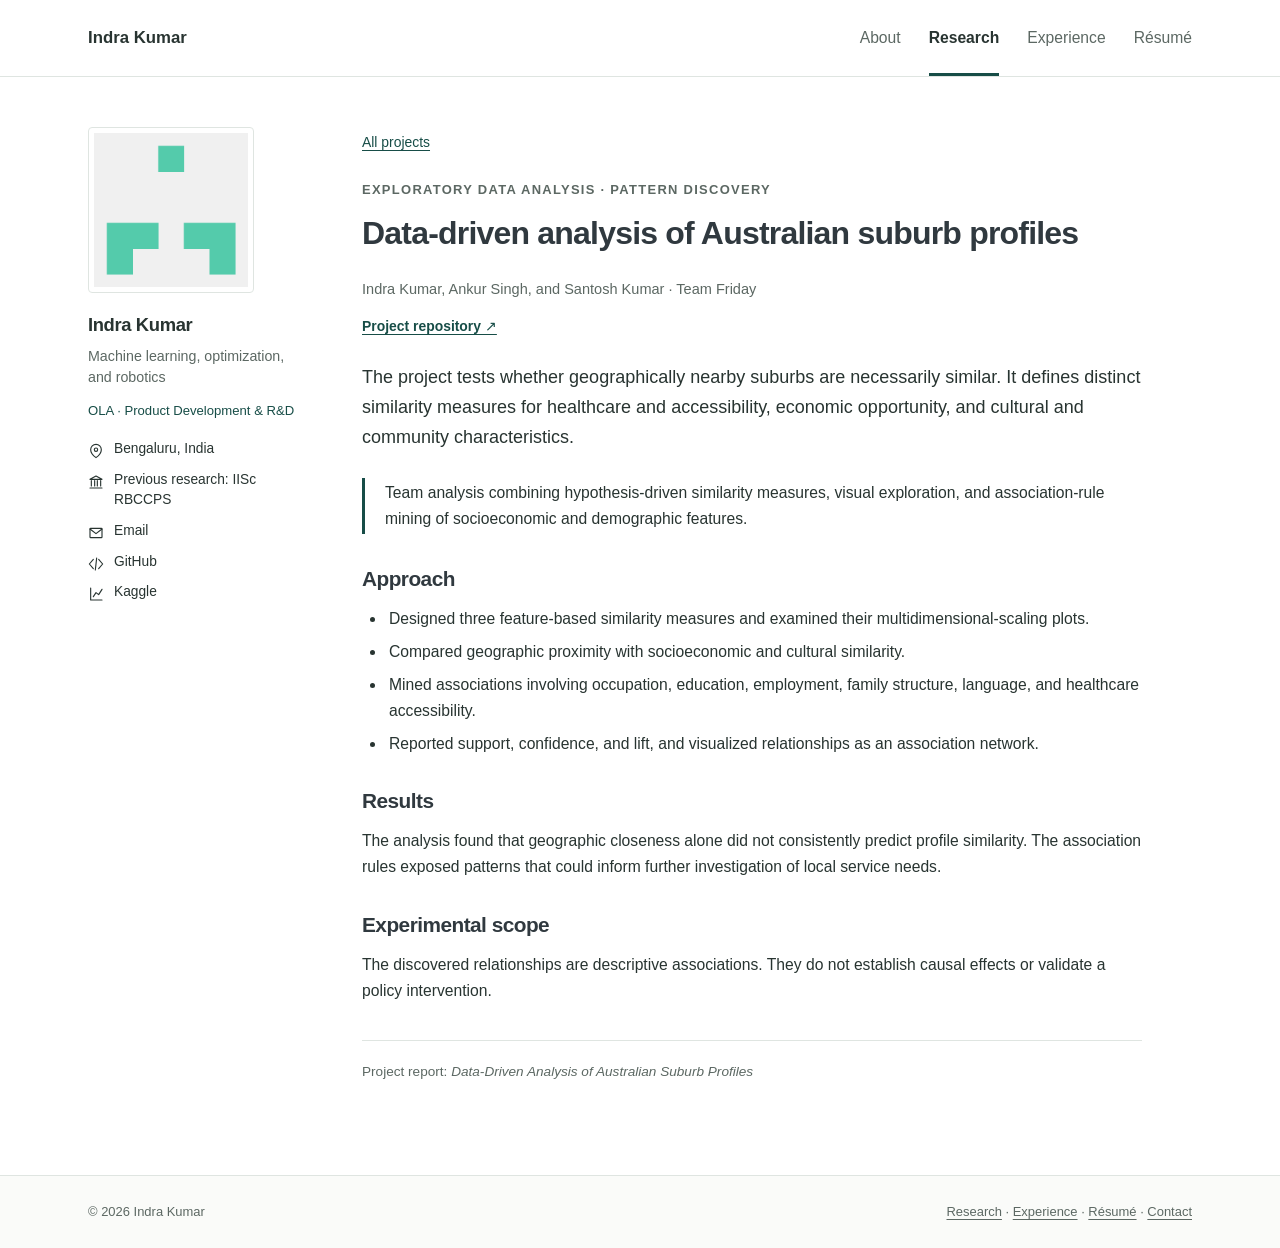
<file: projects/suburb-profile-analysis.html>
<!doctype html>
<html lang="en">
<head>
  <meta charset="utf-8"><meta name="viewport" content="width=device-width, initial-scale=1">
  <meta name="color-scheme" content="light"><meta name="theme-color" content="#174d47">
  <title>Data-driven analysis of Australian suburb profiles | Indra Kumar</title>
  <meta name="description" content="Exploring healthcare access, economic opportunity, and community characteristics with multidimensional scaling and association-rule mining.">
  <meta property="og:title" content="Data-driven analysis of Australian suburb profiles | Indra Kumar">
  <meta property="og:description" content="Exploring healthcare access, economic opportunity, and community characteristics with multidimensional scaling and association-rule mining.">
  <meta property="og:type" content="website">
  <link rel="icon" type="image/svg+xml" href="data:image/svg+xml,%3Csvg xmlns=%22http://www.w3.org/2000/svg%22 viewBox=%220 0 64 64%22%3E%3Crect width=%2264%22 height=%2264%22 rx=%2212%22 fill=%22%23174d47%22/%3E%3Ctext x=%2232%22 y=%2243%22 text-anchor=%22middle%22 font-family=%22Arial%22 font-size=%2233%22 font-weight=%22700%22 fill=%22white%22%3EIK%3C/text%3E%3C/svg%3E">
  <link rel="stylesheet" href="../assets/style.css"><script src="../assets/site.js" defer></script>
</head>
<body>
<a class="skip-link" href="#main">Skip to content</a>
<header class="masthead"><div class="masthead-inner"><a class="site-name" href="../index.html">Indra Kumar</a><button class="menu-toggle" aria-controls="main-navigation" aria-expanded="false" type="button">Menu</button><nav class="main-nav" id="main-navigation" aria-label="Main navigation"><a href="../index.html">About</a><a href="../projects.html" aria-current="page">Research</a><a href="../index.html#experience">Experience</a><a href="../assets/Indra_Resume.pdf">Résumé</a></nav></div></header>
<div class="page-shell">
<aside class="profile" aria-label="Profile">
  <img class="profile-avatar" src="../assets/profile.png" alt="Indra Kumar’s GitHub avatar" width="166" height="166">
  <p class="profile-name">Indra Kumar</p><p class="profile-description">Machine learning, optimization, and robotics</p><p class="profile-affiliation">OLA · Product Development &amp; R&amp;D</p>
  <ul class="profile-links">
    <li class="location-row"><svg class="icon" viewBox="0 0 24 24" aria-hidden="true"><path d="M20 10c0 6-8 12-8 12S4 16 4 10a8 8 0 1 1 16 0Z"/><circle cx="12" cy="10" r="2.5"/></svg><span>Bengaluru, India</span></li>
    <li class="institution-row"><svg class="icon" viewBox="0 0 24 24" aria-hidden="true"><path d="m3 8 9-5 9 5H3Zm0 13h18M5 10v8m5-8v8m4-8v8m5-8v8"/></svg><span>Previous research: IISc<br>RBCCPS</span></li>
    <li><svg class="icon" viewBox="0 0 24 24" aria-hidden="true"><rect x="3" y="5" width="18" height="14" rx="1"/><path d="m3 6 9 7 9-7"/></svg><a href="mailto:indrak@iisc.ac.in">Email</a></li>
    <li><svg class="icon" viewBox="0 0 24 24" aria-hidden="true"><path d="m8 5-6 7 6 7m8-14 6 7-6 7m-3-16-2 18"/></svg><a href="https://github.com/sincerelyindra" target="_blank" rel="noopener noreferrer">GitHub</a></li>
    <li><svg class="icon" viewBox="0 0 24 24" aria-hidden="true"><path d="M4 3v18h17M8 16l4-6 4 3 5-8"/></svg><a href="https://www.kaggle.com/indrakumar180122" target="_blank" rel="noopener noreferrer">Kaggle</a></li>
  </ul>
</aside>
<main id="main" class="content"><a class="back-link" href="../projects.html">All projects</a><p class="eyebrow">Exploratory data analysis · Pattern discovery</p><h1 class="project-detail-title">Data-driven analysis of Australian suburb profiles</h1><p class="project-team">Indra Kumar, Ankur Singh, and Santosh Kumar · Team Friday</p><div class="project-links project-resources"><a href="https://github.com/sincerelyindra/data-driven-australian-suburb-analysis" target="_blank" rel="noopener noreferrer">Project repository ↗</a></div><p>The project tests whether geographically nearby suburbs are necessarily similar. It defines distinct similarity measures for healthcare and accessibility, economic opportunity, and cultural and community characteristics.</p><div class="callout"><p>Team analysis combining hypothesis-driven similarity measures, visual exploration, and association-rule mining of socioeconomic and demographic features.</p></div><section class="details-section"><h2>Approach</h2><ul><li>Designed three feature-based similarity measures and examined their multidimensional-scaling plots.</li><li>Compared geographic proximity with socioeconomic and cultural similarity.</li><li>Mined associations involving occupation, education, employment, family structure, language, and healthcare accessibility.</li><li>Reported support, confidence, and lift, and visualized relationships as an association network.</li></ul></section><section class="details-section"><h2>Results</h2><p>The analysis found that geographic closeness alone did not consistently predict profile similarity. The association rules exposed patterns that could inform further investigation of local service needs.</p></section><section class="details-section"><h2>Experimental scope</h2><p>The discovered relationships are descriptive associations. They do not establish causal effects or validate a policy intervention.</p></section><p class="project-meta">Project report: <em>Data-Driven Analysis of Australian Suburb Profiles</em></p></main>
</div>
<footer class="footer"><div class="footer-inner"><p>© 2026 Indra Kumar</p><p><a href="../projects.html">Research</a> · <a href="../index.html#experience">Experience</a> · <a href="../assets/Indra_Resume.pdf">Résumé</a> · <a href="mailto:indrak@iisc.ac.in">Contact</a></p></div></footer>
</body></html>
</file>
<file: assets/style.css>
:root{--ink:#283431;--muted:#5c6863;--accent:#174d47;--accent-dark:#103b36;--line:#dfe5e1;--soft:#f5f7f4;--width:1160px;--sidebar:222px;font-family:-apple-system,BlinkMacSystemFont,"Segoe UI",Roboto,Helvetica,Arial,sans-serif;color:var(--ink);background:#fff;font-synthesis:none}
*{box-sizing:border-box}html{scroll-padding-top:105px}body{margin:0;font-size:18px;line-height:1.65}a{color:var(--accent);text-decoration-thickness:1px;text-underline-offset:3px}a:hover{color:var(--accent-dark)}a:focus-visible,button:focus-visible{outline:3px solid #b66617;outline-offset:5px}img{max-width:100%;display:block}button{font:inherit}h1,h2,h3{line-height:1.25;color:#30393f;letter-spacing:-.025em}h1{font-size:2rem;margin:0 0 24px;font-weight:700}h2{font-size:1.5rem;margin:45px 0 20px}h3{font-size:1.18rem;margin:0 0 10px;font-weight:650}p{margin:0 0 20px}ul{padding-left:24px;margin:12px 0 24px}li{padding-left:3px;margin:7px 0}small{font-size:.83rem}.skip-link{position:absolute;left:20px;top:-100px;background:var(--ink);color:white;padding:10px 18px;z-index:20}.skip-link:focus{top:12px}
.masthead{border-bottom:1px solid var(--line);background:rgba(255,255,255,.97)}.masthead-inner{max-width:var(--width);padding:0 28px;margin:auto;min-height:76px;display:flex;align-items:center;gap:58px}.site-name{font-size:1.05rem;font-weight:700;color:var(--ink);text-decoration:none;white-space:nowrap}.main-nav{display:flex;align-self:stretch;align-items:center;gap:32px}.main-nav a{height:100%;display:flex;align-items:center;position:relative;font-size:.98rem;text-decoration:none;color:var(--muted)}.main-nav a[aria-current=page]{color:var(--ink);font-weight:600}.main-nav a[aria-current=page]:after{content:"";height:3px;background:var(--accent);position:absolute;bottom:0;left:0;right:0}.menu-toggle{display:none;background:white;border:1px solid var(--line);border-radius:4px;padding:6px 12px;font-size:.9rem;color:var(--ink)}
.page-shell{max-width:var(--width);margin:0 auto;padding:50px 28px 72px;display:grid;grid-template-columns:var(--sidebar) minmax(0,1fr);gap:52px;align-items:start}.profile{position:sticky;top:30px;font-size:.86rem;line-height:1.5}.profile-avatar{width:166px;height:166px;object-fit:cover;border:1px solid var(--line);padding:5px;margin:0 0 18px;background:white}.profile-name{font-size:1.15rem;font-weight:700;margin:0 0 7px;letter-spacing:-.02em}.profile-description{font-size:.89rem;color:var(--muted);margin:0 0 20px;max-width:200px}.profile-links{list-style:none;padding:0;margin:0}.profile-links li{margin:10px 0;padding:0;display:flex;align-items:flex-start;gap:10px}.profile-links a{color:var(--ink);text-decoration:none;overflow-wrap:anywhere}.profile-links a:hover{color:var(--accent);text-decoration:underline}.icon{width:16px;height:16px;flex:0 0 16px;margin-top:4px;stroke:currentColor;fill:none;stroke-width:1.7;stroke-linecap:round;stroke-linejoin:round}.content{min-width:0;max-width:780px}.intro{font-size:1.04rem}.eyebrow{font-size:.81rem;font-weight:600;letter-spacing:.1em;text-transform:uppercase;color:var(--muted);margin:0 0 13px}.lead{color:var(--muted);font-size:1.02rem}.text-link{font-size:.94rem;font-weight:550}.section-heading{display:flex;align-items:baseline;justify-content:space-between;gap:20px;border-bottom:1px solid var(--line);margin:38px 0 0;padding-bottom:13px}.section-heading h2{margin:0}.section-heading a{font-size:.85rem;white-space:nowrap}.project-list{list-style:none;padding:0;margin:0}.project{padding:26px 0 25px;border-bottom:1px solid var(--line);margin:0}.project h2,.project h3{margin:0 0 10px;font-size:1.23rem}.project h2 a,.project h3 a{text-decoration:none;color:var(--ink)}.project h2 a:hover,.project h3 a:hover{color:var(--accent)}.project p{margin:0 0 13px;font-size:.98rem}.project-category{font-size:.8rem!important;color:var(--muted);margin-bottom:8px!important}.project-links{display:flex;flex-wrap:wrap;gap:18px;font-size:.87rem}.project-links a{font-weight:550}.note{color:var(--muted);font-size:.88rem}.experience-line{display:flex;justify-content:space-between;gap:24px;align-items:baseline;margin-top:24px}.experience-line h3{margin:0}.period{font-size:.87rem;color:var(--muted);white-space:nowrap}.role{font-weight:550;font-size:1rem;margin:6px 0 4px}.organization{font-size:.95rem;color:var(--muted);margin-bottom:18px}.compact-list li{margin:8px 0}.skills{display:grid;grid-template-columns:140px minmax(0,1fr);gap:15px 25px;font-size:.96rem;margin:20px 0}.skills dt{font-weight:650}.skills dd{margin:0;color:var(--muted)}.actions{display:flex;flex-wrap:wrap;gap:12px;margin:24px 0}.button{display:inline-block;background:var(--accent);color:white;border:1px solid var(--accent);padding:9px 17px;font-size:.9rem;font-weight:550;border-radius:4px;text-decoration:none;cursor:pointer}.button:hover{background:var(--accent-dark);color:white}.button-secondary{background:white;color:var(--accent)}.button-secondary:hover{background:var(--soft);color:var(--accent-dark)}.back-link{font-size:.87rem;display:inline-block;margin-bottom:25px}.project-detail-title{font-size:2rem;max-width:730px}.project-team{color:var(--muted);font-size:.91rem;margin:0 0 23px}.callout{border-left:3px solid var(--accent);padding:2px 0 2px 20px;margin:26px 0}.callout p{margin:0;font-size:.98rem}.data-table-wrap{overflow-x:auto;margin:22px 0}.data-table{border-collapse:collapse;width:100%;font-size:.9rem;text-align:left}.data-table th{font-weight:650;background:var(--soft)}.data-table th,.data-table td{padding:12px 14px;border-bottom:1px solid var(--line);vertical-align:top}.data-table td:not(:first-child),.data-table th:not(:first-child){font-variant-numeric:tabular-nums}.details-section{margin:32px 0}.details-section h2{font-size:1.3rem;margin:0 0 14px}.details-section p,.details-section li{font-size:.98rem}.project-meta{font-size:.85rem;color:var(--muted);border-top:1px solid var(--line);padding-top:20px;margin-top:36px}.footer{border-top:1px solid var(--line);background:#f8f9fa;font-size:.81rem;color:var(--muted)}.footer-inner{max-width:var(--width);margin:auto;padding:25px 28px;display:flex;justify-content:space-between;gap:24px}.footer a{color:var(--muted)}.print-header{display:none}.resume-project{margin:24px 0}.resume-project h3{font-size:1.04rem}.resume-project p{font-size:.94rem;margin:0}.resume-project a{text-decoration:none;color:var(--ink)}.resume-project a:hover{color:var(--accent)}.not-found{padding:25px 0}
@media(min-width:1450px){:root{--width:1240px}.page-shell{gap:65px;grid-template-columns:245px minmax(0,1fr)}.content{max-width:800px}}
@media(max-width:900px){.page-shell{grid-template-columns:190px minmax(0,1fr);gap:30px;padding-top:36px}.profile-avatar{width:145px;height:145px}.masthead-inner{gap:45px}.skills{grid-template-columns:115px minmax(0,1fr)}}
@media(max-width:680px){body{font-size:17px}.masthead-inner{padding:0 20px;min-height:65px;justify-content:space-between;gap:15px;flex-wrap:wrap}.main-nav{gap:22px;min-height:56px;flex-basis:100%;order:3;align-self:auto}.main-nav a{height:56px}.js .menu-toggle{display:block}.js .main-nav{display:none}.js .main-nav.is-open{display:flex}.page-shell{display:block;padding:28px 20px 45px}.profile{position:static;display:grid;grid-template-columns:88px minmax(0,1fr);gap:0 18px;margin-bottom:34px;padding-bottom:24px;border-bottom:1px solid var(--line)}.profile-avatar{grid-row:1/3;width:88px;height:88px;padding:3px;margin:0}.profile-name{font-size:1.1rem;align-self:end;margin-top:1px}.profile-description{max-width:none;font-size:.85rem;margin:3px 0 0}.profile-links{grid-column:1/-1;display:flex;gap:7px 20px;flex-wrap:wrap;margin-top:16px}.profile-links li{margin:3px 0;font-size:.82rem;gap:7px}.profile-links .institution-row{display:none}.profile-links .location-row{display:none}.icon{width:14px;height:14px;flex-basis:14px;margin-top:3px}h1,.project-detail-title{font-size:1.7rem;margin-bottom:20px}h2{font-size:1.3rem;margin-top:34px}.intro{font-size:1rem}.section-heading{margin-top:34px}.section-heading h2{font-size:1.3rem}.project{padding:23px 0}.project h2,.project h3{font-size:1.15rem}.experience-line{display:block}.period{display:block;margin-top:6px}.skills{grid-template-columns:1fr;gap:5px;margin-top:24px}.skills dd{margin-bottom:12px}.footer-inner{padding:23px 20px;display:block}.footer-inner p{margin:0 0 8px}.data-table th,.data-table td{padding:10px}.project-detail-title{overflow-wrap:break-word}}
@media(prefers-reduced-motion:reduce){html{scroll-behavior:auto}}
@media print{html{font-size:10pt}body{font-size:10pt;line-height:1.45;color:#111}.masthead,.profile,.footer,.no-print,.skip-link,.back-link{display:none!important}.page-shell{display:block;max-width:none;margin:0;padding:0}.content{max-width:none}.print-header{display:block;margin-bottom:22px}.print-header h1{font-size:24pt;margin-bottom:3px}.print-header p{margin:0;font-size:9pt}.resume-title{display:none}h1{font-size:20pt}h2{font-size:14pt;margin:22px 0 10px;break-after:avoid}h3{font-size:11pt;break-after:avoid}.experience-line{margin-top:12px}.role,.organization,.resume-project p,.compact-list li{font-size:10pt}.resume-project{margin:12px 0;break-inside:avoid}.resume-project h3{font-size:10.5pt;margin-bottom:5px}.skills{font-size:10pt;grid-template-columns:125px minmax(0,1fr);gap:6px 15px}a{color:#111;text-decoration:none}.period,.note{font-size:9pt}.data-table{font-size:9pt}.actions{display:none}@page{margin:17mm}}

/* Research portfolio: readable content and restrained interaction. */
.masthead {
  position: sticky;
  top: 0;
  z-index: 30;
  background: #fff;
}
.masthead-inner { justify-content: space-between; gap: 32px; }
.main-nav { gap: 28px; }
.main-nav a, .button, .project-links a {
  transition: color 120ms ease, background-color 120ms ease, border-color 120ms ease;
}
:where(section, article)[id] { scroll-margin-top: 24px; }
a { overflow-wrap: anywhere; }
.profile-affiliation {
  font-size: .82rem;
  color: var(--accent);
  margin: -7px 0 18px;
  line-height: 1.5;
}
.profile-avatar { border-radius: 4px; }
.project-resources { margin: -9px 0 25px; }
.period { white-space: normal; flex-shrink: 0; text-align: right; }
.experience-line { align-items: flex-start; gap: 20px; }
.experience-line h3 { max-width: 65%; }
.resume-experience + .resume-experience {
  border-top: 1px solid var(--line);
  padding-top: 6px;
  margin-top: 28px;
}
.resume-experience .organization { margin: 5px 0 12px; font-size: .87rem; }
.resume-experience .compact-list { font-size: .95rem; }
.resume-experience .role { font-size: .95rem; }
.resume-experience .period { font-size: .79rem; }

.home { color: var(--ink); background: #fff; }
.hero-wrap {
  max-width: var(--width);
  margin: 0 auto;
  padding: 76px 28px 68px;
  display: grid;
  grid-template-columns: minmax(0, 1fr) 280px;
  gap: 76px;
  align-items: start;
}
.hero-copy { min-width: 0; }
.hero-copy .eyebrow { color: var(--accent); margin-bottom: 16px; }
.hero-wrap h1 {
  font-family: Georgia, "Times New Roman", serif;
  font-size: clamp(2.8rem, 5vw, 4.5rem);
  line-height: 1.05;
  letter-spacing: -.04em;
  font-weight: 500;
  color: #1e3029;
  margin-bottom: 21px;
}
.hero-role {
  margin: -7px 0 22px;
  color: var(--accent);
  font-size: .86rem;
  line-height: 1.55;
  font-weight: 650;
  letter-spacing: .035em;
}
.hero-role span { color: #8a968f; padding: 0 .22em; }
.hero-statement {
  font-size: clamp(1.2rem, 2vw, 1.65rem);
  line-height: 1.4;
  font-weight: 500;
  letter-spacing: -.02em;
  color: #35453d;
  margin-bottom: 23px;
}
.hero-summary { font-size: 1rem; line-height: 1.75; max-width: 690px; margin-bottom: 17px; }
.hero-actions { display: flex; flex-wrap: wrap; align-items: center; gap: 13px 22px; margin-top: 30px; }
.hero-actions .text-link { font-size: .86rem; }
.button { padding: 10px 16px; border-radius: 4px; }
.profile-summary { border-left: 1px solid var(--line); padding: 8px 0 4px 28px; margin-top: 26px; }
.profile-summary .eyebrow { font-size: .71rem; }
.profile-summary dl { margin: 0 0 26px; }
.profile-summary dt {
  font-size: .72rem;
  color: var(--muted);
  letter-spacing: .035em;
  margin: 21px 0 6px;
}
.profile-summary dd { margin: 0; font-size: .87rem; }
.profile-summary strong, .profile-summary span, .profile-summary small { display: block; }
.profile-summary strong { font-size: .94rem; font-weight: 650; margin-bottom: 3px; }
.profile-summary small { color: var(--muted); font-size: .76rem; margin-top: 5px; }
.profile-summary .text-link { font-size: .82rem; }
.home-section { max-width: var(--width); margin: 0 auto; padding: 58px 28px; }
.home-section h2 {
  font-family: Georgia, "Times New Roman", serif;
  font-size: clamp(1.65rem, 3vw, 2rem);
  line-height: 1.25;
  font-weight: 500;
  letter-spacing: -.025em;
  color: #23382d;
  margin: 0 0 15px;
}
.home-section .eyebrow { font-size: .73rem; color: var(--accent); margin-bottom: 10px; }
.section-intro { max-width: 790px; margin-bottom: 30px; }
.section-intro > p:last-child { color: var(--muted); font-size: .94rem; margin-bottom: 0; }
.research-section { border-top: 1px solid var(--line); border-bottom: 1px solid var(--line); background: #fafbf9; }
.research-grid { display: grid; grid-template-columns: repeat(3, minmax(0, 1fr)); gap: 32px; }
.research-grid article { border-top: 2px solid #a4b7a9; padding-top: 20px; }
.research-grid h3 { font-size: 1rem; letter-spacing: -.015em; margin-bottom: 12px; }
.research-grid p { font-size: .89rem; line-height: 1.7; color: var(--muted); margin-bottom: 18px; }
.research-grid a { display: block; font-size: .81rem; margin-top: 9px; text-decoration: none; }
.research-grid a:hover { text-decoration: underline; }
.home-heading { margin: 0 0 28px; padding-bottom: 18px; align-items: flex-end; }
.home-heading h2 { margin-bottom: 0; }
.home-heading > a { font-size: .8rem; white-space: normal; text-align: right; }
.featured-grid { display: grid; grid-template-columns: repeat(2, minmax(0, 1fr)); gap: 20px; }
.featured-card {
  border: 1px solid var(--line);
  border-radius: 4px;
  background: #fff;
  padding: 25px;
  min-width: 0;
  display: flex;
  flex-direction: column;
}
.featured-card h3 { font-size: 1.14rem; line-height: 1.4; margin: 0 0 14px; }
.featured-card h3 a { color: var(--ink); text-decoration: none; }
.featured-card h3 a:hover { color: var(--accent); text-decoration: underline; }
.featured-card > p:not(.project-category) { font-size: .9rem; line-height: 1.7; color: var(--muted); margin-bottom: 16px; }
.featured-card .research-evidence { font-size: .81rem !important; border-top: 1px solid var(--line); padding-top: 13px; }
.research-evidence strong { color: var(--ink); font-weight: 600; }
.featured-card .project-links { margin-top: auto; padding-top: 4px; font-size: .81rem; }
.all-projects-link { font-size: .86rem; margin: 24px 0 0; }
.experience-section { border-top: 1px solid var(--line); }
.experience-entry { display: grid; grid-template-columns: 205px minmax(0, 1fr); gap: 38px; padding: 31px 0; }
.experience-entry:first-child { padding-top: 7px; }
.experience-entry + .experience-entry { border-top: 1px solid var(--line); }
.experience-meta { font-size: .76rem; line-height: 1.6; color: var(--muted); padding-top: 4px; }
.experience-meta p { margin: 0 0 5px; }
.experience-date { font-weight: 600; color: #45564c; font-variant-numeric: tabular-nums; }
.experience-body { min-width: 0; }
.experience-body h3 { font-size: 1.15rem; margin: 0 0 7px; }
.experience-role { font-size: .88rem; font-weight: 600; color: var(--accent); line-height: 1.5; margin-bottom: 12px; }
.experience-summary { color: var(--muted); font-size: .9rem; line-height: 1.7; margin-bottom: 15px; }
.experience-body ul { margin: 13px 0 0; padding-left: 19px; font-size: .89rem; line-height: 1.75; }
.experience-body li { padding-left: 3px; margin: 10px 0; }
.experience-body .text-link { display: inline-block; font-size: .82rem; margin-top: 15px; }
.contact-band {
  border-top: 1px solid var(--line);
  display: grid;
  grid-template-columns: minmax(0, 1fr) auto;
  gap: 48px;
  align-items: center;
}
.contact-band h2 { max-width: 640px; font-size: 1.8rem; }
.contact-band > div > p:last-child { color: var(--muted); font-size: .92rem; max-width: 720px; margin-bottom: 0; }
.contact-actions { display: flex; flex-direction: column; gap: 10px; min-width: 145px; text-align: center; }
.footer { background: #fafbf9; }
.footer-inner p { margin-bottom: 0; }

@media (max-width: 1000px) {
  .hero-wrap { grid-template-columns: minmax(0, 1fr) 245px; gap: 38px; }
  .research-grid { gap: 22px; }
  .experience-entry { grid-template-columns: 170px minmax(0, 1fr); gap: 28px; }
}
@media (max-width: 800px) {
  .hero-wrap { grid-template-columns: 1fr; gap: 30px; padding-top: 50px; }
  .profile-summary { margin-top: 0; border-left: 0; border-top: 1px solid var(--line); padding: 24px 0 0; }
  .profile-summary dl { display: grid; grid-template-columns: 1fr 1fr; column-gap: 26px; margin-bottom: 18px; }
  .profile-summary dt { margin: 0 0 6px; }
  .profile-summary dt:nth-of-type(1) { grid-column: 1; grid-row: 1; }
  .profile-summary dd:nth-of-type(1) { grid-column: 1; grid-row: 2; }
  .profile-summary dt:nth-of-type(2) { grid-column: 2; grid-row: 1; }
  .profile-summary dd:nth-of-type(2) { grid-column: 2; grid-row: 2; }
  .profile-summary dt:nth-of-type(3) { grid-column: 1 / -1; margin-top: 18px; }
  .profile-summary dd:nth-of-type(3) { grid-column: 1 / -1; }
  .contact-band { grid-template-columns: 1fr; gap: 24px; }
  .contact-actions { flex-direction: row; }
}
@media (max-width: 680px) {
  .masthead-inner { min-height: 64px; gap: 0 16px; }
  .main-nav { column-gap: 24px; row-gap: 0; flex-wrap: wrap; }
  .js .main-nav.is-open { display: grid; grid-template-columns: 1fr 1fr; padding: 4px 0 10px; }
  .main-nav a { height: 48px; min-height: 48px; font-size: .92rem; }
  .main-nav a[aria-current=page]:after { width: 38px; }
  .hero-wrap { padding: 42px 20px 40px; }
  .hero-wrap h1 { font-size: 2.95rem; }
  .hero-role { font-size: .8rem; margin-bottom: 19px; }
  .hero-statement { font-size: 1.22rem; }
  .desktop-break { display: none; }
  .hero-summary { font-size: .94rem; }
  .hero-actions { gap: 12px 20px; margin-top: 24px; }
  .hero-actions .button { font-size: .82rem; padding: 10px 13px; }
  .home-section { padding: 40px 20px; }
  .research-grid { grid-template-columns: 1fr; gap: 26px; }
  .research-grid article { padding-top: 15px; }
  .research-grid p { margin-bottom: 12px; }
  .featured-grid { grid-template-columns: 1fr; gap: 16px; }
  .featured-card { padding: 22px; }
  .home-heading { align-items: flex-start; gap: 18px; }
  .home-heading > a { font-size: .73rem; max-width: 128px; }
  .experience-entry { grid-template-columns: 1fr; gap: 11px; padding: 26px 0; }
  .experience-meta { padding: 0; }
  .experience-meta p { margin-bottom: 2px; }
  .experience-body h3 { font-size: 1.1rem; }
  .experience-role { font-size: .83rem; }
  .contact-band h2 { font-size: 1.6rem; }
  .contact-actions .button { flex: 1; }
  .profile-affiliation { grid-column: 2; margin: 7px 0 0; font-size: .78rem; }
  .period { text-align: left; }
  .experience-line h3 { max-width: none; }
  .resume-experience .period { margin-top: 7px; }
  .footer-inner p { margin-bottom: 8px; }
}
@media (max-width: 380px) {
  .hero-wrap h1 { font-size: 2.6rem; }
  .profile-summary dl { display: block; }
  .profile-summary dt { margin-top: 17px; }
  .hero-actions .button { flex: 1 1 130px; text-align: center; }
}
@media (prefers-reduced-motion: reduce) {
  *, *::before, *::after { transition: none !important; animation: none !important; scroll-behavior: auto !important; }
}
@media print {
  .masthead, .profile-affiliation { display: none !important; }
  .resume-experience + .resume-experience { padding-top: 0; margin-top: 14px; border-top: 0; }
  .experience-line { break-after: avoid; align-items: baseline; }
  .experience-line h3 { max-width: 70%; }
  .resume-experience .role, .resume-experience .organization { break-after: avoid; font-size: 9.5pt; }
  .resume-experience .compact-list { font-size: 10pt; margin-top: 8px; }
  .resume-experience .compact-list li { break-inside: avoid; }
  .resume-experience .period { font-size: 8.5pt; }
  .role, .organization { margin-bottom: 4px; }
  .button { display: none; }
}
</file>
<file: assets/research-map.css>
/* The interactive map is scoped to the About page. */
.home .research-map[hidden] { display: none; }
.home .research-map {
  display: grid;
  grid-template-columns: minmax(0, 1.35fr) minmax(280px, .8fr);
  gap: 0;
  border: 1px solid #d6e0d9;
  border-radius: 6px;
  overflow: hidden;
  margin: 0 0 32px;
  background: #fafbf9;
}
.home .research-map-visual {
  position: relative;
  min-width: 0;
  background: radial-gradient(ellipse at 50% 45%, #243b33, #142823 75%);
  color: #edf3ee;
}
.home .research-map-toolbar {
  position: absolute;
  top: 17px;
  left: 20px;
  right: 20px;
  display: flex;
  justify-content: space-between;
  align-items: center;
  gap: 12px;
  z-index: 1;
  font-size: .69rem;
}
.home .research-map-toolbar span {
  color: #b7c9be;
  letter-spacing: .06em;
  text-transform: uppercase;
}
.home [data-rotation-control] {
  border: 1px solid #526a5e;
  border-radius: 4px;
  padding: 6px 10px;
  background: #1c342b;
  color: #e0ebe3;
  font-size: .7rem;
  cursor: pointer;
}
.home [data-rotation-control]:hover { background: #2b483b; border-color: #94b29d; }
.home [data-rotation-control]:focus-visible { outline-color: #c9dccb; }
.home #constellationCanvas {
  display: block;
  width: 100%;
  height: 440px;
  touch-action: pan-y;
  cursor: grab;
}
.home #constellationCanvas.is-dragging { cursor: grabbing; }
.home .research-map-hint {
  position: absolute;
  bottom: 14px;
  left: 20px;
  margin: 0;
  color: #b7c9be;
  font-size: .71rem;
  pointer-events: none;
}
.home .research-map-panel {
  min-width: 0;
  padding: 29px 27px;
  border-left: 1px solid #d6e0d9;
  display: flex;
  flex-direction: column;
}
.home .research-map-panel .eyebrow { font-size: .68rem; }
.home .research-map-selection h3 { font-size: 1.22rem; line-height: 1.35; margin: 0 0 14px; }
.home .research-map-selection > p { font-size: .87rem; line-height: 1.7; color: var(--muted); margin-bottom: 19px; }
.home .research-map-projects { display: grid; gap: 10px; margin-bottom: 28px; }
.home .research-map-projects a {
  display: block;
  padding: 10px 12px;
  border: 1px solid #dbe4dc;
  border-radius: 4px;
  background: #fff;
  text-decoration: none;
  font-size: .81rem;
  line-height: 1.5;
}
.home .research-map-projects a:hover { background: #f0f5ef; border-color: #a9beaf; text-decoration: underline; }
.home .research-map-controls { display: flex; flex-wrap: wrap; gap: 8px; margin-top: auto; }
.home .research-map-controls button {
  background: #fff;
  border: 1px solid #cbd8cd;
  border-radius: 4px;
  color: #506556;
  padding: 7px 10px;
  font-size: .72rem;
  cursor: pointer;
}
.home .research-map-controls button:hover { background: #edf3ed; border-color: #91ac99; }
.home .research-map-controls button[aria-pressed="true"] { background: #174d47; border-color: #174d47; color: #fff; }
@media (max-width: 800px) {
  .home .research-map { grid-template-columns: 1fr; }
  .home #constellationCanvas { height: 410px; }
  .home .research-map-panel { border-left: 0; border-top: 1px solid #d6e0d9; padding: 24px; }
}
@media (max-width: 480px) {
  .home #constellationCanvas { height: 350px; }
  .home .research-map-toolbar { left: 15px; right: 15px; top: 13px; }
  .home .research-map-toolbar span { font-size: .6rem; }
  .home .research-map-hint { left: 15px; font-size: .65rem; }
  .home .research-map-panel { padding: 22px 19px; }
}
@media print {
  .home .research-map { display: none; }
}
</file>
<file: assets/building-study.css>
/* This page's presentation is isolated from the rest of the portfolio. */
.building-study{--paper:#f7f9f7;--study-ink:#23352e;--study-muted:#586a60;--study-line:#dce5de;--series-0:#174d47;--series-1:#8499ac;font-size:17px;line-height:1.75;background:#fff;color:var(--study-ink)}
.building-study .masthead-inner,.building-study .footer-inner{max-width:1280px}
.building-study :where(section,details,li)[id]{scroll-margin-top:110px}
.building-study [hidden]{display:none!important}
.building-study h1,.building-study h2{font-family:Georgia,"Times New Roman",serif;font-weight:500;color:#233b30}
.building-study h3,.building-study h4{color:var(--study-ink);letter-spacing:-.015em}
.building-study .button{font-size:.83rem;padding:11px 17px;border-radius:4px}
.building-hero{max-width:1280px;padding:42px 36px 0;margin:auto}
.study-back{display:inline-block;font-size:.82rem;margin-bottom:35px;text-decoration:none;color:var(--study-muted)}
.study-back:hover{text-decoration:underline}
.hero-grid{display:grid;grid-template-columns:minmax(0,1fr) 230px;gap:72px;align-items:start}
.hero-text .eyebrow{color:var(--accent);font-size:.73rem;margin-bottom:19px;letter-spacing:.12em}
.building-hero h1{font-size:clamp(2.6rem,4.4vw,3.75rem);line-height:1.1;letter-spacing:-.04em;max-width:850px;margin:0 0 25px;text-wrap:balance}
.hero-deck{font-size:1.22rem;line-height:1.55;color:#50675a;max-width:730px;letter-spacing:-.015em;margin-bottom:27px}
.resource-links{display:flex;align-items:center;gap:16px 23px;flex-wrap:wrap;font-size:.8rem}
.resource-links>a:not(.button){font-weight:550}
.research-brief{border-left:1px solid var(--study-line);padding:4px 0 3px 24px;margin-top:35px;font-size:.85rem}
.research-brief>.eyebrow{font-size:.66rem;letter-spacing:.1em;margin-bottom:22px}
.research-brief dl{margin:0}.research-brief dl>div+div{margin-top:20px}.research-brief dt{color:var(--study-muted);font-size:.72rem;margin-bottom:4px}.research-brief dd{margin:0;line-height:1.6}.research-brief cite{font-style:normal}
.study-facts{display:grid;grid-template-columns:1fr 1fr 1fr;gap:32px;border-top:1px solid var(--study-line);border-bottom:1px solid var(--study-line);margin:43px 0 0;padding:24px 0 26px}.study-facts>div+div{border-left:1px solid var(--study-line);padding-left:32px}.study-facts dt{font-size:.71rem;color:var(--study-muted);margin-bottom:5px}.study-facts dd{margin:0;font-family:Georgia,"Times New Roman",serif;font-size:1.58rem;line-height:1.5;letter-spacing:-.02em}.study-facts dd span{display:block;font-family:inherit;font-family:-apple-system,BlinkMacSystemFont,"Segoe UI",sans-serif;font-size:.75rem;color:var(--study-muted);letter-spacing:0}
.provenance{font-size:.75rem;color:var(--study-muted);line-height:1.65;max-width:920px;margin:18px 0 0}
.reading-layout{max-width:1280px;margin:0 auto;padding:64px 36px 90px;display:grid;grid-template-columns:190px minmax(0,1fr);gap:62px;align-items:start}
.study-toc{position:sticky;top:108px;font-size:.76rem;line-height:1.45;padding:0 22px 0 0}.study-toc>p{text-transform:uppercase;letter-spacing:.1em;font-weight:600;font-size:.65rem;color:var(--study-muted);margin-bottom:17px}.study-toc nav{display:flex;flex-direction:column;gap:3px}.study-toc nav a{display:flex;gap:10px;align-items:baseline;padding:9px 0 9px 12px;color:var(--study-muted);text-decoration:none;border-left:2px solid transparent}.study-toc nav a span{font-size:.66rem;color:#809083;font-variant-numeric:tabular-nums}.study-toc nav a:hover,.study-toc nav a.is-active{color:var(--accent);border-left-color:var(--accent);background:linear-gradient(90deg,#f0f5f1,transparent)}.toc-report{display:inline-block;font-size:.73rem;border-top:1px solid var(--study-line);margin:25px 0 0 13px;padding-top:18px}.study-article{min-width:0;max-width:940px}.study-section+.study-section{border-top:1px solid var(--study-line);padding-top:58px;margin-top:62px}.section-index{font-size:.68rem;text-transform:uppercase;letter-spacing:.12em;color:var(--accent);font-weight:650;margin:0 0 13px}.study-section h2{font-size:clamp(1.9rem,3vw,2.5rem);line-height:1.22;letter-spacing:-.035em;max-width:850px;margin:0 0 24px;text-wrap:balance}.section-lead{font-size:1.08rem;line-height:1.65;color:#496051;margin-bottom:23px}.study-section>p:not(.section-index){max-width:880px}.study-small{font-size:.77rem!important;color:var(--study-muted);line-height:1.65}.citation{display:inline;white-space:nowrap;font-size:.72rem;font-weight:500;text-decoration:none;overflow-wrap:normal}.citation:hover{text-decoration:underline}
.category-key{display:grid;grid-template-columns:repeat(5,minmax(0,1fr));border-top:1px solid var(--study-line);border-bottom:1px solid var(--study-line);margin:28px 0;padding:18px 0;gap:15px}.category-key>div{display:flex;flex-direction:column;gap:8px}.category-key b{display:grid;place-items:center;align-self:flex-start;width:29px;height:29px;background:#eaf1eb;color:var(--accent);font-size:.83rem;font-weight:650;border:1px solid #d4e2d7;border-radius:4px}.category-key span{font-size:.77rem;line-height:1.4;color:#4d6156}
.study-details{border-top:1px solid var(--study-line);border-bottom:1px solid var(--study-line);margin:26px 0;font-size:.85rem}.study-details summary{cursor:pointer;font-weight:550;padding:15px 6px;color:var(--accent)}.study-details[open] summary{border-bottom:1px solid var(--study-line);margin-bottom:17px}.study-details>p{padding:0 6px;font-size:.83rem;line-height:1.7}.study-details>div{margin-left:6px;margin-right:6px}.distribution-figure{margin:0 0 15px}.distribution-grid{display:grid;grid-template-columns:1fr 1fr;gap:24px}.distribution-grid img{width:100%;height:auto;background:#fff}.distribution-grid a{display:block}.plot-label{font-size:.69rem;text-transform:uppercase;letter-spacing:.09em;color:var(--study-muted);font-weight:650;margin:10px 0 14px}.distribution-grid .plot-label{padding-left:6px}
.study-figure{margin:30px 0;border:1px solid var(--study-line);background:#fff;border-radius:7px;overflow:hidden}.figure-heading{display:flex;align-items:baseline;gap:16px;padding:20px 24px 0}.figure-number{font-size:.66rem;font-weight:650;text-transform:uppercase;letter-spacing:.055em;color:var(--study-muted);white-space:nowrap}.figure-heading h3{font-size:.96rem;font-weight:600;margin:0;line-height:1.45}.study-figure figcaption,.distribution-figure figcaption{font-size:.73rem;color:var(--study-muted);line-height:1.7;background:var(--paper);border-top:1px solid var(--study-line);padding:15px 24px;margin:0}.distribution-figure figcaption{border-bottom:1px solid var(--study-line);padding:13px 16px}.preparation-steps{display:grid;grid-template-columns:1fr 1fr 1.12fr;gap:0;list-style:none;padding:0 24px;margin:25px 0 0}.preparation-steps li{padding:0 17px 12px 0;margin:0;font-size:.77rem;line-height:1.6}.preparation-steps li+li{border-left:1px solid var(--study-line);padding-left:20px}.step-number{font-size:.67rem;letter-spacing:.03em;color:#7b8b80;display:block;margin-bottom:9px}.preparation-steps h4{font-size:.82rem;font-weight:650;margin:0 0 18px}.step-value{font-variant-numeric:tabular-nums;font-size:.85rem;font-weight:550;color:var(--accent);margin-bottom:15px;line-height:1.5}.step-value>span{color:#86948b}.preparation-steps li>p:last-child{color:var(--study-muted);font-size:.73rem;margin-bottom:0}.channel-stack{position:relative;width:72px;height:61px;margin:2px 0 15px}.channel-stack i{position:absolute;display:block;border:1px solid #5b7f6b;width:48px;height:41px;background:#d7e4da;border-radius:2px}.channel-stack i:first-child{left:20px;top:0;background:#e4ede7}.channel-stack i:nth-child(2){left:10px;top:8px;background:#c9dcd0}.channel-stack i:nth-child(3){left:0;top:16px;background:#acc9b6}.backbone-route{display:flex;justify-content:space-between;align-items:center;gap:18px;padding:24px;margin:5px 24px 25px;background:#f5f8f5;border:1px solid #e0e9e1;border-radius:4px;font-size:.73rem}.backbone-route>div{display:flex;flex-direction:column;gap:3px}.backbone-route strong{font-size:.86rem;font-weight:600;white-space:nowrap;color:var(--accent)}.backbone-route span,.backbone-route small{font-size:.68rem;color:var(--study-muted)}.backbone-route .route-arrow{font-size:1.2rem;color:#839b8b}.backbone-box{padding:0 23px;border-left:1px solid #c8d8cc;border-right:1px solid #c8d8cc;align-items:center}
.experiment-list{margin-top:36px}.experiment{display:grid;grid-template-columns:35px minmax(0,1fr);gap:20px}.experiment+.experiment{padding-top:37px;margin-top:30px;border-top:1px solid var(--study-line)}.experiment-number{font-family:Georgia,serif;font-size:1.4rem;color:var(--accent);margin-top:0;line-height:1.3}.method-label{font-size:.65rem;letter-spacing:.09em;text-transform:uppercase;color:var(--study-muted);font-weight:600;margin-bottom:9px}.experiment h3{font-size:1.1rem;margin:0 0 17px;line-height:1.4}.experiment p{font-size:.95rem}.epoch-comparison{display:flex;align-items:center;gap:30px;background:var(--paper);padding:17px 22px;border-left:2px solid #789987;margin-top:23px}.epoch-comparison>div{display:flex;flex-direction:column;gap:4px}.epoch-comparison span{font-size:.69rem;color:var(--study-muted)}.epoch-comparison strong{font-size:1.05rem;font-variant-numeric:tabular-nums;font-weight:600;color:var(--accent)}.epoch-comparison small{font-size:.67rem;color:var(--study-muted)}.epoch-comparison>span{font-size:1.2rem}
.equation-block{border:1px solid var(--study-line);background:#fafcf9;margin:24px 0;border-radius:4px;padding:17px 18px 22px;text-align:center;overflow-x:auto}.equation-label{font-size:.68rem!important;color:var(--study-muted);text-align:left;margin-bottom:20px;line-height:1.5}.equation-block math{font-family:"STIX Two Math","Cambria Math",serif;font-size:1.12rem;line-height:1.7;min-height:43px}.equation-block math[display=block]{margin:5px 0 15px}.gradient-equations{display:flex;align-items:center;justify-content:center;gap:43px;border-top:1px solid var(--study-line);padding-top:17px;margin-top:23px}.gradient-equations math{font-size:1.02rem}.similarity-equation math[display=block]{margin-bottom:7px}.retention-note{display:flex;align-items:center;gap:25px;border-left:2px solid #789987;padding:7px 0 7px 18px;margin:24px 0}.retention-note strong{font-size:1.02rem;font-variant-numeric:tabular-nums;white-space:nowrap;color:var(--accent);font-weight:600}.retention-note span{font-size:.77rem;color:var(--study-muted);line-height:1.6}
.figure-toolbar{display:flex;justify-content:space-between;align-items:center;gap:15px;flex-wrap:wrap;padding:18px 24px 0}.study-controls{display:flex;gap:4px;border:1px solid var(--study-line);padding:3px;border-radius:5px;width:max-content;max-width:100%;background:#fff}.study-controls button{background:transparent;border:1px solid transparent;color:var(--study-muted);font-size:.72rem;line-height:1.4;padding:8px 11px;border-radius:3px;cursor:pointer;transition:background-color 140ms ease,color 140ms ease}.study-controls button:hover{color:var(--accent);background:#f0f5f1}.study-controls button[aria-pressed=true]{background:#eaf2ec;border-color:#cedfd2;color:var(--accent);font-weight:600}.enhancement-only{display:none}.building-ready .enhancement-only{display:flex}.diagram-scroll{overflow-x:auto;margin:10px 18px 0;padding-bottom:5px}.diagram-scroll svg{display:block;width:100%;min-width:590px;height:auto}.chart-grid path{fill:none;stroke:#e2e9e3;stroke-width:1}.chart-axis path{stroke:#a0b0a3;fill:none}.chart-axis text{font-size:12px;fill:var(--study-muted);text-anchor:middle}.chart-row-label{font-size:14px;fill:var(--study-ink);text-anchor:end}.chart-value{font-size:13px;fill:#33493b;font-variant-numeric:tabular-nums}.chart-bar.series-0{fill:var(--series-0)}.chart-bar.series-1{fill:var(--series-1)}.chart-bar{transition:width 220ms ease}.chart-legend{display:flex;gap:18px;font-size:.7rem;color:var(--study-muted)}.chart-legend>span{display:flex;align-items:center;gap:7px}.chart-legend i{width:10px;height:10px;border-radius:2px;display:inline-block}.legend-primary{background:var(--series-0)}.legend-secondary{background:var(--series-1)}.chart-insight{font-size:.83rem;line-height:1.65;color:var(--accent);padding:0 24px;margin:5px 0 20px;min-height:2.8em}.table-scroll{overflow-x:auto;margin:25px 0 15px}.study-table{border-collapse:collapse;width:100%;font-size:.76rem;text-align:left;line-height:1.6}.study-table caption{text-align:left;font-size:.72rem;color:var(--study-muted);padding:0 0 12px;font-weight:500}.study-table th,.study-table td{padding:13px 13px;border-bottom:1px solid var(--study-line);vertical-align:top}.study-table thead th{background:var(--paper);font-weight:600}.study-table tbody th{font-weight:500;min-width:130px}.study-table td{font-variant-numeric:tabular-nums}.results-table{min-width:760px}.results-table td{white-space:nowrap}.results-table .best{background:#f0f6f1;color:var(--accent);font-weight:700}.table-note{font-size:.73rem;color:var(--study-muted);line-height:1.7;margin-bottom:25px}.result-reading{display:grid;grid-template-columns:1fr 1fr;gap:30px;margin-top:28px}.result-reading>div{border-top:2px solid #ceded2;padding-top:16px}.result-reading h3{font-size:.86rem;font-weight:600;margin:0 0 9px}.result-reading p{font-size:.79rem;color:var(--study-muted);line-height:1.7;margin-bottom:0}
.matrix-help{font-size:.66rem;color:var(--study-muted);margin:0;line-height:1.5}.matrix-layout{display:grid;grid-template-columns:minmax(0,1.35fr) minmax(180px,.8fr);gap:34px;padding:25px 24px 18px}.confusion-matrix{border-collapse:separate;border-spacing:5px;width:100%;table-layout:fixed}.confusion-matrix caption{font-size:.7rem;color:var(--study-muted);text-align:left;padding:0 0 14px 6px;font-weight:550}.confusion-matrix thead th{height:28px;font-size:.78rem;text-align:center;font-weight:550}.confusion-matrix th:first-child{width:28px}.confusion-matrix tbody th{font-size:.78rem;text-align:center;font-weight:550;padding:0}.confusion-matrix td{padding:0;position:relative}.matrix-cell{display:block;position:relative;width:100%;aspect-ratio:1.15;background:var(--cell-bg);color:var(--cell-ink);border:1px solid transparent;border-radius:3px;font-size:.91rem;font-weight:550;font-variant-numeric:tabular-nums;cursor:pointer;padding:0;line-height:1.25}.matrix-cell[data-correct=true]{border:1px solid #6d8977;box-shadow:inset 0 0 0 2px #ffffff66}.matrix-cell:not(:disabled):hover{box-shadow:inset 0 0 0 2px #b98336}.matrix-cell.is-selected{outline:2px solid #b57529;outline-offset:1px}.matrix-cell:focus-visible{outline:3px solid #ac691b;outline-offset:1px}.matrix-cell:disabled{opacity:1;cursor:default}.matrix-scale{display:flex;align-items:center;gap:9px;justify-content:center;font-size:.64rem;color:var(--study-muted);margin:16px 0 9px}.matrix-scale i{height:9px;flex:1;max-width:105px;background:linear-gradient(90deg,#f3f7f5,#174d47);border:1px solid #d7e2d9}.matrix-scale small{font-size:.61rem;white-space:nowrap}.matrix-key{display:flex;align-items:center;gap:8px;font-size:.65rem;line-height:1.5;color:var(--study-muted);margin:13px 0 0}.diagonal-key{width:14px;height:14px;border:1px solid #6d8977;background:#f3f7f5;flex:0 0 auto;border-radius:2px}.cell-inspector{padding:20px 0 0 21px;border-left:1px solid var(--study-line);align-self:stretch}.cell-inspector .method-label{font-size:.6rem;line-height:1.5;margin-bottom:13px}.cell-direction{font-size:.84rem;color:#496151;font-weight:550;margin-bottom:9px}.cell-count{font-family:Georgia,serif;font-size:2.5rem;color:var(--accent);line-height:1.25;margin-bottom:14px}.cell-count span{font-family:-apple-system,BlinkMacSystemFont,"Segoe UI",sans-serif;font-size:.7rem;color:var(--study-muted);margin-left:5px}.cell-inspector #cell-description{font-size:.78rem;color:var(--study-muted);line-height:1.7;min-height:5em;margin-bottom:0}.inspector-rule{border-top:1px solid var(--study-line);margin:22px 0 17px}.inspector-label{font-size:.67rem;color:var(--study-muted);line-height:1.5;margin-bottom:8px}.cell-recall{font-size:.9rem;font-weight:600;line-height:1.65;color:var(--accent);font-variant-numeric:tabular-nums;margin-bottom:9px}.cell-recall span{font-weight:500;font-size:.73rem}.cell-inspector .study-small{font-size:.66rem!important;line-height:1.65;margin-bottom:0}.matrix-summary{display:grid;grid-template-columns:repeat(3,1fr);gap:18px;border-top:1px solid var(--study-line);margin:0 24px;padding:19px 0}.matrix-summary>div{display:flex;flex-direction:column;gap:4px}.matrix-summary strong{font-family:Georgia,serif;font-weight:500;font-size:1.35rem;line-height:1.4;letter-spacing:-.02em;color:var(--accent)}.matrix-summary span{font-size:.65rem;line-height:1.5;color:var(--study-muted)}
.evidence-note{padding:18px 22px;border-left:3px solid #9f7a3d;background:#fbf9f3;margin:25px 0}.note-label{display:block;color:#795d2f;font-size:.65rem;letter-spacing:.08em;text-transform:uppercase;font-weight:650;margin-bottom:9px}.evidence-note p{font-size:.84rem;line-height:1.75;margin:0;color:#61543e}.curves-figure>.study-controls{margin:19px 24px 0}.curve-panel{padding:12px 24px 5px}.curve-panel img{width:100%;height:auto;max-width:850px;margin:0 auto}.curve-panel>a{display:block;background:white}.curve-reading{font-size:.8rem;line-height:1.75;color:var(--study-muted);margin:18px 0 15px}.curve-panel+.curve-panel{border-top:1px solid var(--study-line);margin-top:10px;padding-top:20px}.building-ready .curve-panel+.curve-panel{border-top:0;margin-top:0;padding-top:12px}
.finding-list{margin-top:35px}.finding-list>div{display:grid;grid-template-columns:30px minmax(0,1fr);gap:20px;padding:21px 0;border-top:1px solid var(--study-line)}.finding-list>div>span{font-family:Georgia,serif;font-size:1rem;color:#758b7b}.finding-list h3{font-size:.97rem;font-weight:600;margin:0 0 12px}.finding-list p{font-size:.89rem;line-height:1.8;margin-bottom:0}.future-work{padding:22px 25px;background:var(--paper);border:1px solid var(--study-line);border-radius:5px;margin-top:32px}.future-work h3{font-size:1.02rem;margin:0 0 14px}.future-work>p:last-child{font-size:.88rem;margin-bottom:0}.discrepancy-details .study-table{min-width:690px}.discrepancy-details>p{font-size:.77rem}.reference-list{list-style:none;padding:0;counter-reset:ref;margin:32px 0 40px}.reference-list li{position:relative;counter-increment:ref;padding:20px 0 20px 35px;margin:0;border-top:1px solid var(--study-line)}.reference-list li:before{content:counter(ref,decimal-leading-zero);position:absolute;left:0;top:22px;font-size:.67rem;font-variant-numeric:tabular-nums;color:#7f8b80}.reference-tag{display:block;font-size:.61rem;color:var(--study-muted);text-transform:uppercase;letter-spacing:.08em;font-weight:550;margin-bottom:7px}.reference-list p{font-size:.8rem;line-height:1.85;margin:0}.study-end-link{font-size:.88rem;display:inline-block;text-decoration:none;border-bottom:1px solid #b8cdbd;padding-bottom:5px}.visually-hidden{position:absolute!important;width:1px;height:1px;padding:0;margin:-1px;overflow:hidden;clip:rect(0,0,0,0);white-space:nowrap;border:0}
@media(min-width:1600px){.building-hero,.reading-layout,.building-study .masthead-inner,.building-study .footer-inner{max-width:1360px}.reading-layout{grid-template-columns:205px minmax(0,1fr);gap:78px}}
@media(max-width:1100px){.hero-grid{gap:40px;grid-template-columns:minmax(0,1fr) 205px}.building-hero{padding-left:28px;padding-right:28px}.reading-layout{grid-template-columns:155px minmax(0,1fr);gap:32px;padding-left:28px;padding-right:28px}.study-toc{padding-right:0}.study-toc nav a{font-size:.7rem;padding-left:8px;gap:7px}.matrix-layout{gap:23px;grid-template-columns:minmax(0,1.2fr) minmax(165px,.8fr)}.cell-inspector{padding-left:17px}.matrix-cell{font-size:.8rem}.backbone-route{gap:12px;padding:18px;margin-left:20px;margin-right:20px}.backbone-box{padding:0 17px}.backbone-route strong{font-size:.76rem}.backbone-route span,.backbone-route small{font-size:.61rem}}
@media(max-width:900px){.building-hero{padding-top:30px}.hero-grid{grid-template-columns:1fr;gap:23px}.building-hero h1{max-width:820px;font-size:3rem}.research-brief{margin-top:5px;border-left:0;padding:19px 0 0;border-top:1px solid var(--study-line)}.research-brief>.eyebrow{display:none}.research-brief dl{display:grid;grid-template-columns:repeat(4,1fr);gap:22px}.research-brief dl>div+div{margin-top:0}.research-brief dd{font-size:.74rem}.study-facts{margin-top:26px}.reading-layout{display:block;padding-top:36px}.study-toc{position:static;margin-bottom:38px;padding:15px 0;border-top:1px solid var(--study-line);border-bottom:1px solid var(--study-line)}.study-toc>p{margin-bottom:8px}.study-toc nav{flex-direction:row;flex-wrap:wrap;gap:5px 17px}.study-toc nav a{border-left:0;padding:4px 0;background:transparent!important;font-size:.71rem}.study-toc nav a.is-active{text-decoration:underline;text-underline-offset:5px}.toc-report{display:none}.study-article{max-width:none}.study-section h2{font-size:2.25rem}.study-section+.study-section{padding-top:45px;margin-top:48px}.matrix-layout{grid-template-columns:minmax(0,1.35fr) minmax(190px,.8fr);gap:30px}.matrix-cell{font-size:.95rem}.backbone-route strong{font-size:.84rem}.backbone-route span,.backbone-route small{font-size:.69rem}}
@media(max-width:600px){.building-study{font-size:16px;line-height:1.75}.building-hero{padding:26px 20px 0}.study-back{font-size:.75rem;margin-bottom:28px}.building-hero h1{font-size:2.4rem;line-height:1.15;letter-spacing:-.035em}.hero-deck{font-size:1.04rem;line-height:1.6}.resource-links{gap:15px 19px;font-size:.74rem}.resource-links .button{font-size:.76rem;padding:10px 13px}.research-brief dl{grid-template-columns:1fr 1fr;gap:19px 24px}.research-brief dd{font-size:.78rem}.study-facts{gap:12px;padding:19px 0}.study-facts>div+div{padding-left:13px}.study-facts dt{font-size:.61rem;line-height:1.5;margin-bottom:8px}.study-facts dd{font-size:1.12rem}.study-facts dd span{font-size:.6rem;line-height:1.5;margin-top:5px}.provenance{font-size:.68rem}.reading-layout{padding:29px 20px 60px}.study-toc{margin-bottom:33px}.study-toc nav{gap:5px 15px}.study-toc nav a{font-size:.67rem}.section-index{font-size:.61rem}.study-section h2{font-size:1.85rem;margin-bottom:20px}.section-lead{font-size:.98rem}.study-section+.study-section{padding-top:36px;margin-top:40px}.category-key{gap:10px;padding:16px 0}.category-key b{width:25px;height:25px;font-size:.73rem}.category-key span{font-size:.64rem;line-height:1.55;overflow-wrap:anywhere}.distribution-grid{grid-template-columns:1fr;gap:8px}.distribution-grid img{max-width:480px;margin:0 auto}.figure-heading{padding:16px 16px 0;gap:11px;align-items:flex-start}.figure-heading h3{font-size:.85rem;line-height:1.5}.figure-number{font-size:.6rem;line-height:1.9}.study-figure{margin:24px 0}.study-figure figcaption{padding:13px 16px;font-size:.68rem}.preparation-steps{padding:0 16px;margin-top:23px;grid-template-columns:1fr}.preparation-steps li{padding:0 0 18px;display:grid;grid-template-columns:29px 1fr;column-gap:10px;align-items:start}.preparation-steps li+li{border-left:0;padding:18px 0;border-top:1px solid var(--study-line)}.preparation-steps .step-number{grid-row:1/5;margin-top:1px}.preparation-steps h4{font-size:.83rem;margin-bottom:9px}.preparation-steps .step-value{font-size:.83rem;grid-column:2;margin-bottom:9px}.step-value br{display:none}.step-value>span{padding:0 7px;display:inline-block;transform:rotate(-90deg)}.preparation-steps .channel-stack{height:40px;width:62px;margin:3px 0 13px}.channel-stack i{width:37px;height:28px}.channel-stack i:nth-child(3){top:13px}.channel-stack i:nth-child(2){top:7px}.preparation-steps li>p:last-child{font-size:.74rem;grid-column:2}.backbone-route{margin:2px 16px 19px;padding:17px 12px;gap:6px;text-align:center}.backbone-route>div{flex:1}.backbone-route strong{font-size:.63rem;white-space:normal;line-height:1.6}.backbone-route span,.backbone-route small{font-size:.58rem;line-height:1.6}.backbone-route .route-arrow{font-size:.9rem;flex:0}.backbone-box{padding:0 9px}.experiment{grid-template-columns:23px minmax(0,1fr);gap:12px}.experiment-number{font-size:1.2rem}.experiment h3{font-size:.98rem}.experiment p{font-size:.89rem}.method-label{font-size:.58rem}.experiment+.experiment{margin-top:22px;padding-top:27px}.epoch-comparison{gap:15px;padding:14px 13px}.epoch-comparison strong{font-size:.94rem}.epoch-comparison span{font-size:.6rem}.epoch-comparison small{font-size:.58rem}.equation-block{padding:14px 12px 18px}.equation-label{font-size:.61rem!important}.equation-block math{font-size:1rem}.gradient-equations{gap:15px;flex-wrap:wrap}.gradient-equations math{font-size:.89rem}.retention-note{display:block;padding-left:13px}.retention-note strong{display:block;font-size:.96rem;margin-bottom:7px}.retention-note span{font-size:.72rem;display:block}.figure-toolbar{padding:16px 16px 0;gap:13px}.study-controls{gap:2px}.study-controls button{font-size:.64rem;padding:7px 9px}.chart-legend{font-size:.64rem;gap:15px}.diagram-scroll{margin:10px 11px 0}.diagram-scroll svg{min-width:560px}.chart-insight{font-size:.75rem;padding:0 16px;margin-bottom:17px}.result-reading{gap:20px}.result-reading h3{font-size:.79rem}.result-reading p{font-size:.73rem}.matrix-layout{display:block;padding:20px 14px 15px}.confusion-matrix{border-spacing:4px;max-width:430px;margin:0 auto}.confusion-matrix caption{font-size:.66rem}.matrix-cell{font-size:.95rem;aspect-ratio:1.18}.matrix-container{max-width:460px;margin:auto}.matrix-key{font-size:.61rem}.matrix-scale{font-size:.61rem}.cell-inspector{border-left:0;border-top:1px solid var(--study-line);padding:18px 0 0;margin:20px 4px 0;display:grid;grid-template-columns:1fr 1fr;column-gap:15px}.cell-inspector .method-label{grid-column:1/-1;margin-bottom:9px;font-size:.61rem}.cell-direction{font-size:.8rem;margin-bottom:8px}.cell-count{grid-column:2;grid-row:2/4;font-size:2.1rem;text-align:right;align-self:center;margin:0}.cell-inspector #cell-description{grid-column:1/-1;min-height:0;font-size:.76rem;margin:5px 0 0}.inspector-rule{grid-column:1/-1;margin:17px 0 13px}.inspector-label{font-size:.62rem}.cell-recall{font-size:.8rem;text-align:right;margin-bottom:9px;align-self:center}.cell-recall span{font-size:.65rem;display:block}.cell-inspector .study-small{grid-column:1/-1;font-size:.63rem!important}.matrix-help{font-size:.59rem}.matrix-summary{margin:0 16px;gap:12px;padding:17px 0}.matrix-summary strong{font-size:1.18rem}.matrix-summary span{font-size:.59rem;line-height:1.6}.evidence-note{padding:15px 17px}.evidence-note p{font-size:.77rem}.curve-panel{padding:10px 12px 3px}.curves-figure>.study-controls{margin:16px 16px 0}.curve-reading{font-size:.74rem;line-height:1.75;margin:14px 4px}.plot-label{font-size:.61rem}.finding-list>div{grid-template-columns:21px minmax(0,1fr);gap:14px;padding:18px 0}.finding-list h3{font-size:.87rem}.finding-list p{font-size:.82rem}.future-work{padding:18px 20px}.future-work h3{font-size:.93rem}.future-work>p:last-child{font-size:.81rem}.reference-list p{font-size:.74rem}.reference-list li{padding-left:29px}.reference-tag{font-size:.58rem}.study-end-link{font-size:.79rem}}
@media(prefers-reduced-motion:reduce){.building-study *{scroll-behavior:auto!important;transition:none!important;animation:none!important}}
@media print{.building-study{font-size:10pt;line-height:1.6}.building-hero,.reading-layout{max-width:none;padding:0;display:block}.study-back,.study-toc,.resource-links,.enhancement-only{display:none!important}.building-hero h1{font-size:27pt;max-width:none}.hero-grid{grid-template-columns:1fr}.research-brief{margin-top:0;border-left:0;padding:0}.research-brief .eyebrow{display:none}.research-brief dl{display:grid;grid-template-columns:repeat(4,1fr)}.study-facts{margin-top:20px}.provenance{font-size:8pt;margin-bottom:25px}.study-section+.study-section{padding-top:22px;margin-top:26px}.study-section h2{font-size:19pt;break-after:avoid}.section-index{font-size:8pt}.section-lead{font-size:11pt}.study-figure{break-inside:avoid;box-shadow:none}.study-details{display:block}.matrix-layout{grid-template-columns:1.3fr .8fr}.matrix-cell{print-color-adjust:exact;-webkit-print-color-adjust:exact}.diagram-scroll svg{min-width:0}.results-table{min-width:0}.study-table{font-size:8pt}.study-table th,.study-table td{padding:7px}.category-key b,.best{print-color-adjust:exact}.building-ready .curve-panel[hidden]{display:block!important}.curve-panel+.curve-panel{border-top:1px solid var(--study-line)!important}.reference-list p{font-size:9pt}.study-end-link{display:none}}
</file>
<file: assets/gpt2-study.css>
/* Scoped research article styles; shared portfolio pages keep their own layout. */
.gpt-study { --study-green: #174d47; --study-paper: #f5f7f3; --study-muted: #56645e; color: #263830; }
.study-main { max-width: 1180px; margin: auto; padding: 0 30px; }
.study-hero { display: grid; grid-template-columns: minmax(0, 1fr) 305px; gap: 62px; padding: 58px 0 54px; border-bottom: 1px solid var(--line); align-items: center; }
.study-hero .back-link { text-decoration: none; font-size: .8rem; margin-bottom: 28px; }
.study-hero .eyebrow { font-size: .71rem; letter-spacing: .115em; color: var(--study-green); }
.study-hero .eyebrow span { padding: 0 10px; color: #a0b2a5; }
.study-hero h1 { font-family: Georgia, "Times New Roman", serif; font-weight: 400; font-size: clamp(2.5rem, 4.35vw, 3.5rem); letter-spacing: -.045em; line-height: 1.09; margin: 20px 0 22px; color: #173f35; }
.study-hero h1 span { display: block; color: #566d61; }
.study-deck { font-size: 1.08rem; line-height: 1.6; color: var(--study-muted); max-width: 560px; margin: 0 0 23px; }
.study-byline { font-size: .78rem; color: var(--study-muted); }
.study-actions { display: flex; align-items: center; flex-wrap: wrap; gap: 18px; }
.study-actions .button { font-size: .78rem; padding: 10px 15px; border-radius: 3px; }
.study-actions .text-link { font-size: .76rem; }
.model-spec { background: var(--study-paper); padding: 25px 24px 20px; border-top: 3px solid var(--study-green); }
.spec-label { margin: 0; font-size: .8rem; font-weight: 650; display: flex; flex-direction: column; gap: 1px; }
.spec-label span { color: var(--study-muted); font-size: .69rem; font-weight: 400; }
.spec-total { font-family: Georgia, "Times New Roman", serif; font-size: 4.6rem; line-height: 1; letter-spacing: -.06em; margin: 15px 0 6px; color: var(--study-green); }
.spec-total span { font-size: 3.2rem; margin-left: 3px; }
.spec-caption { color: var(--study-muted); font-size: .68rem; margin-bottom: 22px; }
.spec-grid { margin: 0; font-size: .75rem; }
.spec-grid div { display: flex; justify-content: space-between; gap: 18px; padding: 8px 0; border-top: 1px solid #d9e2d8; }
.spec-grid dt { color: var(--study-muted); }
.spec-grid dd { margin: 0; font-weight: 650; font-variant-numeric: tabular-nums; }
.spec-footnote { font-size: .63rem; color: var(--study-muted); line-height: 1.5; margin: 13px 0 0; }
.study-layout { display: grid; grid-template-columns: 175px minmax(0, 1fr); gap: 55px; padding: 46px 0 40px; align-items: start; }
.study-toc { position: sticky; top: 105px; }
.study-toc .eyebrow { font-size: .63rem; letter-spacing: .13em; margin-bottom: 18px; }
.study-toc ol { list-style: none; padding: 0; margin: 0; }
.study-toc li { margin: 0; padding: 0; }
.study-toc a { display: flex; gap: 9px; padding: 9px 0; color: var(--study-muted); font-size: .71rem; line-height: 1.45; text-decoration: none; }
.study-toc a span { color: #81958a; font-family: ui-monospace, monospace; font-size: .65rem; padding-top: 1px; }
.study-toc a:hover, .study-toc a[aria-current] { color: var(--study-green); }
.study-toc a[aria-current] { font-weight: 650; }
.toc-note { font-size: .66rem; line-height: 1.6; color: var(--study-muted); border-top: 1px solid var(--line); padding-top: 18px; margin-top: 21px; }
.study-article { min-width: 0; }
.study-section { scroll-margin-top: 12px; padding: 0 0 45px; margin-bottom: 42px; border-bottom: 1px solid var(--line); }
.study-section:last-child { margin-bottom: 0; border: 0; }
.study-section-heading { display: flex; align-items: baseline; gap: 17px; margin-bottom: 20px; }
.section-number { font-size: .75rem; font-family: ui-monospace, monospace; color: #758c7d; }
.study-section-heading h2 { font-family: Georgia, "Times New Roman", serif; font-weight: 400; font-size: 1.85rem; margin: 0; color: #1d4237; letter-spacing: -.03em; }
.study-section > p { font-size: .95rem; line-height: 1.8; color: #394b41; margin-bottom: 21px; }
.study-section > p.study-abstract { font-size: 1.02rem; color: #263b2f; }
.cite { font-size: .7rem; white-space: nowrap; text-decoration: none; }
.scope-row { display: grid; grid-template-columns: repeat(3, minmax(0, 1fr)); gap: 26px; margin: 29px 0 25px; }
.scope-row > div { border-top: 2px solid #9eb4a4; padding-top: 12px; }
.scope-row h3 { font-size: .82rem; margin-bottom: 8px; letter-spacing: 0; color: var(--study-green); }
.scope-row p { font-size: .8rem; line-height: 1.65; margin: 0; color: var(--study-muted); }
.study-section p.source-note { font-size: .76rem; line-height: 1.75; color: var(--study-muted); padding-left: 14px; border-left: 2px solid #a7bcac; }
.study-figure { border: 1px solid #d4dfd5; border-radius: 5px; margin: 27px 0 0; overflow: hidden; background: #fff; }
.figure-topline { display: flex; justify-content: space-between; gap: 20px; font-size: .65rem; color: var(--study-muted); border-bottom: 1px solid #e0e7df; padding: 12px 21px; background: #f8faf6; letter-spacing: .01em; }
.figure-topline span:first-child { font-weight: 650; color: var(--study-green); white-space: nowrap; }
.study-figure figcaption { padding: 16px 21px; font-size: .71rem; line-height: 1.65; color: var(--study-muted); border-top: 1px solid #e0e7df; background: #fbfcfa; }
.architecture-grid { display: grid; grid-template-columns: minmax(0, 1fr) minmax(0, 1.1fr); }
.model-flow { padding: 30px 22px 22px; display: flex; flex-direction: column; align-items: stretch; justify-content: center; }
.flow-input, .flow-output { text-align: center; font-size: .75rem; margin: 0; }
.flow-input code { display: block; color: var(--study-muted); font-size: .67rem; }
.flow-arrow { text-align: center; font-size: 1.2rem; color: #84968b; line-height: 1.7; }
.arch-stage { text-align: left; display: flex; flex-direction: column; position: relative; padding: 15px 14px; background: #f7faf5; border: 1px solid #c8d8ca; border-radius: 4px; color: var(--study-green); cursor: default; }
.study-ready .arch-stage { cursor: pointer; }
.arch-stage:hover, .arch-stage.is-selected { background: #eaf2e7; border-color: #648e73; }
.arch-stage.is-selected { box-shadow: inset 3px 0 0 var(--study-green); }
.stage-label { font-size: .77rem; font-weight: 650; line-height: 1.4; }
.arch-stage code { font-size: .67rem; margin-top: 4px; color: var(--study-muted); }
.stage-count { position: absolute; right: 10px; top: -9px; font-size: .68rem; background: var(--study-green); color: white; padding: 1px 7px; border-radius: 2px; }
.interaction-hint { color: var(--study-muted); font-size: .65rem; text-align: center; margin: 19px 0 0; }
.architecture-detail { border-left: 1px solid #e0e7df; padding: 23px 18px; background: #f9fbf7; min-height: 445px; }
.detail-kicker { text-transform: uppercase; font-size: .62rem; letter-spacing: .09em; margin-bottom: 8px; color: var(--study-muted); }
.architecture-detail h3 { font-size: .9rem; line-height: 1.4; margin: 0 0 12px; color: var(--study-green); letter-spacing: -.01em; }
.block-diagram { display: block; width: 100%; max-width: 315px; margin: auto; }
.svg-node { stroke: #b7ccbc; fill: #edf4e9; stroke-width: 1; }
.svg-sum { stroke: #5e8c6d; fill: white; stroke-width: 1.4; }
.svg-label { font-size: 11px; fill: #254936; font-family: -apple-system, BlinkMacSystemFont, "Segoe UI", sans-serif; }
.svg-plus { font-size: 16px; }
.svg-side-label { font-size: 10px; fill: #657a6c; font-family: -apple-system, BlinkMacSystemFont, "Segoe UI", sans-serif; }
.stage-explanation { font-size: .7rem; line-height: 1.7; margin: 14px 0 11px; color: var(--study-muted); }
.stage-equation { font-size: .66rem; line-height: 1.9; color: var(--study-green); margin: 0; overflow-wrap: anywhere; }
.gpt-study code { font-family: ui-monospace, SFMono-Regular, Consolas, "Liberation Mono", monospace; }
.equation-box { padding: 19px 20px 16px; background: var(--study-paper); border-left: 2px solid #94af99; margin: 25px 0; overflow-x: auto; }
.equation-box math { font-size: 1.05rem; padding: 2px 0; }
.equation-box p { font-size: .71rem; line-height: 1.7; color: var(--study-muted); text-align: center; margin: 12px 0 0; }
.mask-layout { display: grid; grid-template-columns: minmax(0, 1.1fr) minmax(0, 1fr); gap: 24px; padding: 23px 21px; align-items: center; }
.axis-label { font-size: .64rem; text-align: center; margin: 0 0 10px 42px; color: var(--study-muted); }
.causal-mask { border-collapse: separate; border-spacing: 4px; table-layout: fixed; width: 100%; font-size: .7rem; text-align: center; }
.causal-mask th { font-weight: 500; font-size: .64rem; height: 30px; color: var(--study-muted); }
.causal-mask thead th:first-child { width: 46px; font-size: .57rem; }
.causal-mask td { height: 36px; border-radius: 3px; background: #f0f2ed; color: #697b64; }
.causal-mask td.allowed { background: #dce9d9; color: #52714e; }
.causal-mask .is-query td.allowed { background: var(--study-green); color: #fff; }
.causal-mask .is-query th { font-weight: 750; color: var(--study-green); }
.causal-mask .is-query td:not(.allowed) { box-shadow: inset 0 0 0 1px #bcc9b9; }
.mask-legend { display: flex; gap: 18px; justify-content: center; font-size: .61rem; color: var(--study-muted); margin: 12px 0 0; }
.mask-legend > span, .budget-legend > span { display: inline-flex; align-items: center; gap: 6px; }
.mask-legend i, .budget-legend i { width: 9px; height: 9px; display: inline-block; border-radius: 1px; }
.legend-allowed { background: #dce9d9; border: 1px solid #adbd9f; }
.legend-masked { background: #f0f2ed; border: 1px solid #d3dbce; }
.range-control { padding-bottom: 20px; border-bottom: 1px solid #dbe3d9; margin-bottom: 20px; }
.range-control label { display: flex; justify-content: space-between; gap: 15px; align-items: baseline; font-size: .7rem; font-weight: 600; }
.range-control output { color: var(--study-green); font-size: 1.25rem; font-variant-numeric: tabular-nums; }
.range-control input { display: block; width: 100%; margin: 17px 0 9px; accent-color: var(--study-green); cursor: pointer; }
.range-ends { display: flex; justify-content: space-between; font-size: .6rem; color: var(--study-muted); }
.mask-explanation h3 { font-size: .93rem; letter-spacing: -.01em; color: var(--study-green); }
.mask-explanation p { font-size: .75rem; line-height: 1.7; color: var(--study-muted); margin-bottom: 15px; }
.mask-explanation .mask-prediction { color: #244c37; font-size: .77rem; }
.small-note { color: var(--study-muted); font-size: .66rem; line-height: 1.7; margin: 13px 0 0; }
.budget-head { display: flex; align-items: baseline; justify-content: space-between; gap: 20px; padding: 24px 21px 15px; }
.budget-head p { margin: 0; font-size: .75rem; color: var(--study-muted); }
.budget-head strong { font-family: Georgia, "Times New Roman", serif; font-size: 1.65rem; font-weight: 400; letter-spacing: -.02em; color: var(--study-green); }
.budget-chart { display: block; width: calc(100% - 42px); height: 28px; margin: 0 21px; }
.budget-legend { padding: 13px 21px 18px; display: flex; flex-wrap: wrap; gap: 8px 18px; font-size: .61rem; color: var(--study-muted); }
.study-table-wrap { overflow-x: auto; max-width: 100%; }
.study-table { border-collapse: collapse; width: 100%; text-align: left; font-size: .76rem; }
.study-table th, .study-table td { border-bottom: 1px solid #e0e7df; vertical-align: top; padding: 13px 17px; }
.study-table thead th { font-size: .65rem; font-weight: 500; color: var(--study-muted); background: #f5f8f2; }
.study-table tbody th { font-weight: 550; color: #294532; }
.study-table tbody tr:last-child > * { border-bottom: 0; }
.study-table th small { display: block; font-size: .61rem; font-weight: 400; line-height: 1.6; margin-top: 4px; color: var(--study-muted); }
.parameter-table td { text-align: right; white-space: nowrap; font-variant-numeric: tabular-nums; }
.parameter-table thead th:not(:first-child) { text-align: right; }
.shift-example { padding: 26px 25px 0; }
.token-row, .shift-arrows { display: grid; grid-template-columns: 58px repeat(5, minmax(0, 1fr)); gap: 9px; align-items: center; }
.token-row-label { font-size: .7rem; color: var(--study-muted); }
.token { display: inline-block; text-align: center; padding: 8px 12px; border: 1px solid #c7d8c7; border-radius: 4px; color: #355e42; background: #f7faf3; font-family: Georgia, "Times New Roman", serif; font-size: 1.02rem; }
.target-token { background: #e6f0df; border-color: #abc7a5; }
.shift-arrows { text-align: center; color: #86a078; font-size: 1rem; padding: 5px 0; }
.shift-note { font-size: .71rem; color: var(--study-muted); line-height: 1.7; padding: 19px 25px 0; margin: 0; }
.loss-equation { margin: 20px 25px 24px; padding-top: 15px; }
.decoding-demo { border-top: 1px solid #e0e7df; padding: 23px 25px; }
.decoding-heading { display: flex; justify-content: space-between; align-items: baseline; gap: 16px; margin-bottom: 18px; }
.decoding-heading h3 { font-size: .88rem; color: var(--study-green); margin: 0; }
.demo-tag { font-size: .6rem; color: var(--study-muted); background: #f0f4ea; padding: 3px 8px; white-space: nowrap; }
.generation-prefix { display: flex; flex-wrap: wrap; gap: 9px; }
.generation-prefix .token { min-width: 45px; }
.generation-prefix .generated-token { background: #e6f0df; border-color: #abc7a5; }
.generation-status { margin: 17px 0 16px; font-size: .76rem; line-height: 1.6; color: var(--study-muted); min-height: 2.6em; }
.generation-controls { display: flex; gap: 9px; flex-wrap: wrap; }
.study-button { padding: 8px 12px; font-size: .71rem; border: 1px solid var(--study-green); background: var(--study-green); color: white; border-radius: 3px; cursor: pointer; }
.study-button:hover { background: #285f4a; }
.study-button.secondary { background: white; color: var(--study-green); border-color: #b9cdbb; }
.study-button:disabled { opacity: .55; cursor: default; }
.training-methods { margin-top: 29px; }
.training-methods h3, .subsection-title { font-size: 1rem; margin: 0 0 18px; color: #284d38; }
.training-methods dl { margin: 0; }
.training-methods dl > div { display: grid; grid-template-columns: 165px minmax(0, 1fr); gap: 23px; padding: 13px 0; border-top: 1px solid #e0e7df; font-size: .78rem; }
.training-methods dt { font-weight: 600; color: var(--study-green); }
.training-methods dd { margin: 0; color: var(--study-muted); line-height: 1.7; }
.verification-panel { background: var(--study-paper); border-left: 3px solid var(--study-green); padding: 21px 23px; margin: 27px 0 31px; }
.verification-panel h3 { font-family: Georgia, "Times New Roman", serif; font-size: 1.22rem; font-weight: 400; line-height: 1.5; color: #244b36; margin: 8px 0 11px; }
.verification-panel p:last-child { font-size: .76rem; line-height: 1.7; margin: 0; color: var(--study-muted); }
.evidence-table { border: 1px solid #d4dfd5; margin-top: 12px; }
.evidence-table caption { font-size: .69rem; color: var(--study-muted); text-align: left; padding-bottom: 12px; }
.evidence-table tbody th { width: 23%; }
.evidence-table td { color: var(--study-muted); line-height: 1.7; }
.project-source { padding: 17px 20px; margin: 25px 0 27px; border: 1px solid #d4dfd5; border-radius: 4px; font-size: .76rem; line-height: 1.7; color: var(--study-muted); }
.project-source p { margin: 0 0 10px; }
.project-source summary { color: var(--study-green); cursor: pointer; font-size: .72rem; }
.project-source details { margin-top: 9px; }
.project-source blockquote { border-left: 2px solid #b5c7ad; margin: 17px 0 0; padding-left: 14px; }
.reference-list { list-style: none; padding: 0; margin: 0; }
.reference-list li { display: flex; gap: 15px; margin: 0; padding: 17px 0; border-top: 1px solid #e0e7df; font-size: .78rem; line-height: 1.65; }
.reference-number { color: #6c8370; font-family: ui-monospace, monospace; font-size: .65rem; padding-top: 3px; }
.reference-list li > div { min-width: 0; }
.reference-list small { display: block; color: var(--study-muted); font-size: .67rem; margin-top: 4px; }
.references-section p.design-attribution { font-size: .73rem; color: var(--study-muted); margin-top: 28px; }
.study-end { display: flex; justify-content: space-between; gap: 25px; padding-top: 27px; margin-top: 30px; border-top: 1px solid #d4dfd5; font-size: .75rem; }
.sr-only { position: absolute; width: 1px; height: 1px; padding: 0; margin: -1px; overflow: hidden; clip-path: inset(50%); white-space: nowrap; border: 0; }
.enhanced-only { display: none; }
.study-ready .enhanced-only { display: block; }
.study-ready .generation-controls { display: flex; }
.gpt-study [hidden] { display: none !important; }
.gpt-study input:focus-visible, .gpt-study summary:focus-visible { outline: 3px solid #b66617; outline-offset: 5px; }
@media (max-width: 1000px) {
  .study-hero { gap: 35px; grid-template-columns: minmax(0, 1fr) 270px; }
  .study-layout { grid-template-columns: 150px minmax(0, 1fr); gap: 30px; }
  .study-toc a { font-size: .65rem; }
  .architecture-grid { grid-template-columns: 1fr; }
  .model-flow { padding: 23px 22px; max-width: 410px; width: 100%; margin: auto; }
  .architecture-detail { border-left: 0; border-top: 1px solid #e0e7df; min-height: 0; }
  .architecture-detail .block-diagram { max-width: 330px; }
  .mask-layout { grid-template-columns: 1fr; gap: 24px; }
  .mask-table-wrap { max-width: 365px; width: 100%; margin: auto; }
  .scope-row { gap: 17px; }
  .training-methods dl > div { grid-template-columns: 130px minmax(0, 1fr); gap: 18px; }
}
@media (max-width: 760px) {
  .study-main { padding: 0 22px; }
  .study-hero { grid-template-columns: 1fr; padding: 32px 0 35px; gap: 28px; }
  .study-hero h1 { font-size: clamp(2.2rem, 7vw, 3.3rem); }
  .study-hero .back-link { margin-bottom: 23px; }
  .study-hero .eyebrow { font-size: .65rem; }
  .model-spec { padding: 20px 22px; }
  .spec-total { font-size: 3.6rem; margin-top: 10px; }
  .spec-total span { font-size: 2.5rem; }
  .spec-grid { display: grid; grid-template-columns: 1fr 1fr; gap: 0 23px; }
  .spec-grid div { font-size: .68rem; gap: 8px; }
  .spec-caption { margin-bottom: 15px; }
  .study-layout { display: block; padding-top: 24px; }
  .study-toc { position: static; border-bottom: 1px solid var(--line); padding-bottom: 19px; margin-bottom: 30px; }
  .study-toc .eyebrow { margin-bottom: 8px; }
  .study-toc ol { display: flex; flex-wrap: wrap; gap: 0 18px; }
  .study-toc a { font-size: .66rem; padding: 5px 0; gap: 5px; }
  .toc-note { display: none; }
  .study-section { padding-bottom: 32px; margin-bottom: 31px; }
  .study-section-heading { gap: 12px; margin-bottom: 17px; }
  .study-section-heading h2 { font-size: 1.55rem; }
  .study-section > p { font-size: .9rem; line-height: 1.8; }
  .study-section > p.study-abstract { font-size: .94rem; }
  .study-deck { font-size: 1rem; }
  .desktop-break { display: none; }
  .architecture-grid { grid-template-columns: 1fr; }
  .architecture-detail { border-top: 1px solid #e0e7df; border-left: 0; }
  .mask-layout { grid-template-columns: 1fr; gap: 22px; }
  .figure-topline { padding: 11px 17px; font-size: .61rem; gap: 13px; }
  .training-methods dl > div { grid-template-columns: 145px minmax(0, 1fr); }
}
@media (max-width: 540px) {
  .study-main { padding: 0 18px; }
  .study-hero .eyebrow span { padding: 0 4px; }
  .study-hero .eyebrow { letter-spacing: .06em; }
  .study-actions { gap: 14px; }
  .model-spec { padding: 18px; }
  .spec-grid { gap: 0 15px; }
  .spec-grid div { display: block; padding: 8px 0; }
  .spec-grid dd { margin-top: 3px; font-size: .9rem; }
  .scope-row { grid-template-columns: 1fr; gap: 19px; }
  .scope-row > div { display: grid; grid-template-columns: 98px 1fr; gap: 14px; border-top-width: 1px; }
  .scope-row h3 { line-height: 1.5; }
  .scope-row p { font-size: .76rem; }
  .architecture-grid { grid-template-columns: 1fr; }
  .architecture-detail { border-left: 0; border-top: 1px solid #e0e7df; padding: 23px 17px; }
  .architecture-detail .block-diagram { max-width: 315px; }
  .mask-layout { grid-template-columns: 1fr; padding: 20px 16px; }
  .mask-table-wrap { max-width: 345px; }
  .figure-topline span:last-child { text-align: right; }
  .budget-head { padding: 20px 16px 14px; }
  .budget-head strong { font-size: 1.3rem; }
  .budget-head p { font-size: .67rem; }
  .budget-legend { padding: 13px 16px 18px; gap: 8px 13px; }
  .budget-chart { width: calc(100% - 32px); margin: 0 16px; }
  .study-table th, .study-table td { padding: 12px 12px; font-size: .7rem; }
  .parameter-table { min-width: 365px; }
  .parameter-table th:first-child { min-width: 195px; }
  .study-figure figcaption { padding: 15px 16px; font-size: .68rem; }
  .equation-box { padding: 16px 12px; }
  .equation-box math { font-size: .93rem; }
  .shift-example { padding: 22px 15px 0; }
  .token-row, .shift-arrows { grid-template-columns: 44px repeat(5, minmax(0, 1fr)); gap: 5px; }
  .token { padding: 7px 5px; font-size: .92rem; }
  .token-row-label { font-size: .62rem; }
  .shift-note { padding: 17px 16px 0; font-size: .68rem; }
  .loss-equation { margin: 18px 16px; }
  .decoding-demo { padding: 21px 16px; }
  .decoding-heading { align-items: flex-start; }
  .decoding-heading h3 { font-size: .83rem; }
  .demo-tag { font-size: .57rem; }
  .training-methods dl > div { grid-template-columns: 1fr; gap: 6px; font-size: .75rem; }
  .verification-panel { padding: 19px 18px; }
  .verification-panel h3 { font-size: 1.15rem; }
  .evidence-table { min-width: 310px; }
  .project-source { padding: 16px; }
  .study-end { font-size: .67rem; gap: 14px; }
}
@media (prefers-reduced-motion: reduce) {
  .gpt-study *, .gpt-study *::before, .gpt-study *::after { scroll-behavior: auto !important; transition: none !important; animation: none !important; }
}
@media print {
  .study-main { max-width: none; padding: 0; }
  .study-hero { padding: 0 0 22px; gap: 25px; grid-template-columns: 1fr 225px; }
  .study-hero h1 { font-size: 27pt; }
  .study-hero .eyebrow { font-size: 8pt; }
  .study-deck { font-size: 10pt; }
  .model-spec { break-inside: avoid; padding: 14px; }
  .study-layout { display: block; padding-top: 23px; }
  .study-toc, .study-actions, .enhanced-only, .study-end { display: none !important; }
  .study-section { padding-bottom: 23px; margin-bottom: 24px; }
  .study-section-heading h2 { font-size: 18pt; }
  .study-section p { font-size: 9pt; }
  .study-figure { break-inside: avoid; }
  .architecture-grid { grid-template-columns: 1fr 1fr; }
  .architecture-detail { border-left: 1px solid #e0e7df; border-top: 0; }
  .mask-layout { grid-template-columns: 1fr 1fr; }
  .gpt-study { print-color-adjust: exact; -webkit-print-color-adjust: exact; }
}
</file>
<file: assets/brain-lora.css>
/* Styles scoped to the medical-imaging study; shared portfolio styling is retained. */
.brain-study {
  --study-blue: #3d586e;
  --study-orange: #aa6226;
  --study-paper: #f8faf7;
  font-size: 17px;
  line-height: 1.75;
}
.brain-study h1, .brain-study h2 { font-family: Georgia, "Times New Roman", serif; font-weight: 500; color: #21372e; }
.brain-study h3, .brain-study h4 { color: #283b32; }
.brain-study :where(section, li)[id] { scroll-margin-top: 24px; }
.brain-study .citation { font-family: -apple-system, BlinkMacSystemFont, "Segoe UI", sans-serif; font-size: .76rem; font-style: normal; font-weight: 500; white-space: nowrap; text-decoration: none; }
.brain-study .citation:hover { text-decoration: underline; }
.brain-study .study-small { font-size: .8rem; line-height: 1.7; color: var(--muted); }
.study-hero { max-width: 1160px; margin: auto; padding: 45px 28px 30px; }
.study-back { display: inline-block; font-size: .8rem; text-decoration: none; margin-bottom: 34px; color: var(--muted); }
.study-back:hover { text-decoration: underline; }
.study-hero-grid { display: grid; grid-template-columns: minmax(0, 1fr) 230px; gap: 64px; align-items: start; }
.study-hero .eyebrow { color: var(--accent); font-size: .7rem; letter-spacing: .085em; margin-bottom: 17px; }
.study-hero h1 { font-size: clamp(2rem, 3.8vw, 3.1rem); line-height: 1.15; letter-spacing: -.035em; max-width: 810px; margin-bottom: 22px; text-wrap: balance; }
.study-deck { font-size: 1.04rem; line-height: 1.7; color: var(--muted); max-width: 700px; margin-bottom: 25px; }
.study-resource-links { display: flex; flex-wrap: wrap; gap: 14px 22px; align-items: center; font-size: .79rem; }
.study-resource-links .button { font-size: .78rem; }
.study-authors { border-left: 1px solid var(--line); padding-left: 25px; margin-top: 8px; }
.study-authors p { margin-bottom: 19px; font-size: .86rem; }
.study-authors strong { display: block; font-weight: 650; }
.study-authors span { display: block; color: var(--muted); font-size: .8rem; margin-top: 2px; }
.study-authors .study-small { font-size: .72rem; margin: 25px 0 0; }
.study-highlights { margin: 35px 0 13px; display: grid; grid-template-columns: 1fr 1fr 1.25fr; border-top: 1px solid var(--line); border-bottom: 1px solid var(--line); padding: 24px 0; }
.study-highlights > div { padding: 0 24px; border-left: 1px solid var(--line); }
.study-highlights > div:first-child { border-left: 0; padding-left: 0; }
.study-highlights dt { font-size: .7rem; color: var(--muted); margin: 0 0 5px; }
.study-highlights dd { margin: 0; color: var(--accent); font-size: 1.9rem; letter-spacing: -.04em; font-variant-numeric: tabular-nums; font-weight: 500; line-height: 1.35; }
.study-highlights dd span { font-size: 1.05rem; margin-left: 4px; }
.study-highlights .highlight-context { font-size: .72rem; color: var(--muted); margin: 5px 0 0; letter-spacing: normal; font-weight: 400; line-height: 1.7; }
.study-provenance { color: var(--muted); font-size: .71rem; line-height: 1.7; margin: 0; max-width: 990px; }
.study-reading-layout { max-width: 1160px; margin: auto; padding: 15px 28px 65px; display: grid; grid-template-columns: 178px minmax(0, 1fr); gap: 48px; align-items: start; }
.study-toc { position: sticky; top: 110px; padding-top: 27px; }
.study-toc > p { font-size: .67rem; letter-spacing: .07em; text-transform: uppercase; color: var(--muted); margin-bottom: 14px; }
.study-toc nav { display: grid; gap: 6px; }
.study-toc a { padding: 5px 0 5px 10px; border-left: 2px solid transparent; text-decoration: none; color: var(--muted); font-size: .72rem; line-height: 1.5; display: flex; gap: 9px; }
.study-toc a span { color: #76847b; font-variant-numeric: tabular-nums; font-size: .65rem; padding-top: 1px; flex: 0 0 18px; }
.study-toc a:hover, .study-toc a[aria-current="location"] { border-color: var(--accent); color: var(--accent); background: #f5f8f4; }
.study-article { min-width: 0; }
.study-section { padding: 27px 0 35px; border-bottom: 1px solid var(--line); }
.study-section:last-child { border-bottom: 0; padding-bottom: 0; }
.study-section-number { color: var(--accent); font-size: .65rem; font-weight: 600; letter-spacing: .06em; text-transform: uppercase; margin-bottom: 11px; }
.study-section h2 { font-size: clamp(1.55rem, 2.4vw, 2rem); line-height: 1.25; margin: 0 0 22px; letter-spacing: -.025em; }
.study-section p { font-size: .92rem; margin-bottom: 18px; }
.study-section .study-lead { font-size: 1.06rem; line-height: 1.7; color: #33483c; }
.study-section .study-note { font-size: .78rem; line-height: 1.75; color: var(--muted); margin: 20px 0 0; }
.study-section .study-small { font-size: .8rem; }
.study-section code { font-size: .8em; background: #f1f5f0; padding: 2px 5px; border-radius: 3px; }
.study-modalities { list-style: none; padding: 0; margin: 23px 0 27px; display: grid; grid-template-columns: repeat(4, minmax(0, 1fr)); gap: 18px; }
.study-modalities li { padding: 12px 0 0; margin: 0; border-top: 2px solid #b9cabe; font-size: .74rem; }
.study-modalities strong { display: block; color: var(--accent); font-size: .85rem; margin-bottom: 5px; }
.study-modalities span { display: block; color: var(--muted); line-height: 1.6; }
.study-figure { background: var(--study-paper); border: 1px solid #dce5dc; border-radius: 5px; padding: 22px 23px 19px; margin: 27px 0; }
.figure-heading { display: flex; flex-wrap: wrap; align-items: baseline; gap: 8px 16px; margin-bottom: 16px; }
.figure-number { font-size: .62rem; letter-spacing: .07em; text-transform: uppercase; color: var(--muted); font-weight: 650; white-space: nowrap; }
.figure-heading h3 { font-size: .88rem; margin: 0; letter-spacing: -.01em; font-weight: 650; }
.study-figure figcaption { font-size: .73rem; color: var(--muted); line-height: 1.7; padding-top: 15px; border-top: 1px solid #dce5dc; margin-top: 18px; }
.target-panels { display: grid; grid-template-columns: repeat(3, minmax(0, 1fr)); gap: 10px; }
.target-panel { text-align: center; padding: 0 5px; }
.target-panel svg { display: block; width: 100%; max-width: 240px; margin: auto; }
.target-panel h4 { font-size: .76rem; font-weight: 650; margin: 0 0 5px; display: flex; justify-content: center; align-items: center; gap: 6px; }
.target-panel h4 > span:last-child { font-size: .65rem; color: var(--muted); font-weight: 500; }
.target-panel p { font-size: .72rem; color: var(--muted); margin: 0; }
.mask-context { fill: #e6ece6; stroke: #bbc8bf; stroke-width: 1.3; }
.mask-core-context { fill: #d5ded6; stroke: #bbc8bf; stroke-width: 1; }
.mask-wt { fill: #174d47; }
.mask-tc { fill: #3d586e; }
.mask-et { fill: #aa6226; }
.mask-boundary { fill: none; stroke: #fff; stroke-width: 1.2; stroke-dasharray: 4 3; opacity: .65; }
.region-dot { display: inline-block; width: 8px; height: 8px; border-radius: 50%; flex: 0 0 8px; }
.wt-dot { background: var(--accent); }.tc-dot { background: var(--study-blue); }.et-dot { background: var(--study-orange); }
.figure-equation { font-family: Georgia, "Times New Roman", serif; font-size: 1.15rem; text-align: center; margin-top: 20px; color: #213b30; }
.diagram-scroll { overflow-x: auto; overscroll-behavior-x: contain; max-width: 100%; }
.diagram-scroll:focus-visible, .study-table-scroll:focus-visible { outline: 2px solid var(--accent); outline-offset: 4px; }
.lora-diagram { width: 100%; min-width: 640px; display: block; }
.diagram-flow { fill: none; stroke: #73857b; stroke-width: 1.8; }
.train-flow { stroke: #174d47; }
.frozen-box { fill: #eaf0f4; stroke: #91a6b5; stroke-width: 1.2; }
.train-box { fill: #e8f0e8; stroke: #7ea18f; stroke-width: 1.2; }
.diagram-label { font-family: -apple-system, BlinkMacSystemFont, "Segoe UI", sans-serif; font-size: 16px; font-weight: 600; fill: #2d4437; }
.diagram-sub { font-family: -apple-system, BlinkMacSystemFont, "Segoe UI", sans-serif; font-size: 14px; fill: #52665b; }
.diagram-math { font-family: Georgia, serif; font-size: 22px; fill: #213b30; }
.method-subheading { margin: 34px 0 18px; }
.method-label { display: inline-block; color: var(--accent); font-size: .64rem; text-transform: uppercase; letter-spacing: .07em; font-weight: 600; margin-bottom: 8px; }
.method-subheading h3 { font-size: 1.16rem; font-weight: 650; margin: 0; }
.preprocessing-strip { border-left: 2px solid #b9cabe; padding-left: 17px; margin: 23px 0; }
.preprocessing-strip > strong { color: var(--accent); font-size: .75rem; }
.preprocessing-strip p { margin: 5px 0 0; color: var(--muted); font-size: .8rem; }
.strategy-panels { display: grid; grid-template-columns: 1fr 1fr; gap: 27px; }
.strategy-panel + .strategy-panel { border-left: 1px solid #dce5dc; padding-left: 27px; }
.strategy-panel h4 { font-size: .9rem; font-weight: 650; margin: 2px 0 9px; }
.strategy-panel h4 span { font-size: .62rem; color: var(--muted); margin-right: 8px; font-weight: 500; }
.strategy-panel > p { font-size: .76rem; line-height: 1.6; margin: 0; min-height: 51px; }
.strategy-panel svg { display: block; width: 100%; margin: 13px 0; }
.strategy-panel .strategy-tradeoff { font-size: .73rem; color: var(--muted); min-height: 0; }
.strategy-tradeoff strong { font-weight: 600; color: #40564a; }
.volume-front { fill: #f0f4ed; stroke: #9eb6a7; stroke-width: 1.2; }
.volume-top { fill: #e4ece1; stroke: #9eb6a7; stroke-width: 1.2; }
.volume-side { fill: #d9e5d7; stroke: #9eb6a7; stroke-width: 1.2; }
.patch-front { fill: #eaf2e8; stroke: #7c9c88; stroke-width: 1.4; }
.resize-front { fill: #edf2f6; stroke: #98b0c0; stroke-width: 1.2; }
.resize-top { fill: #e3ebf1; stroke: #98b0c0; stroke-width: 1.2; }
.resize-side { fill: #d5e1ea; stroke: #98b0c0; stroke-width: 1.2; }
.schematic-lesion { fill: #b17138; opacity: .86; }
.shared-backbone { text-align: center; border-top: 1px solid #dce5dc; padding-top: 16px; margin-top: 17px; }
.shared-backbone span { display: block; font-size: .65rem; color: var(--muted); margin-bottom: 4px; }
.shared-backbone strong { font-size: .86rem; color: var(--accent); font-weight: 600; }
.study-callout { border-left: 3px solid var(--accent); background: #f4f7f0; padding: 15px 18px; margin: 24px 0; }
.study-callout > strong { font-size: .84rem; }
.study-callout p { margin: 5px 0 0; font-size: .8rem; color: var(--muted); }
.study-section .tensor-note { font-size: .76rem; color: var(--muted); }
.study-controls { display: flex; flex-wrap: wrap; gap: 7px; }
.study-controls button { border: 1px solid #cdd9d0; border-radius: 4px; background: #fff; color: #40554a; font-size: .72rem; line-height: 1.5; padding: 8px 12px; cursor: pointer; transition: background-color 120ms, color 120ms; }
.study-controls button[aria-pressed="true"] { background: var(--accent); border-color: var(--accent); color: #fff; }
.study-controls button:hover { border-color: var(--accent); }
.enhancement-only { display: none; }
.study-enhanced .enhancement-only { display: flex; }
.slice-pipeline { list-style: none; padding: 0; margin: 22px 0; display: grid; grid-template-columns: .9fr 1.05fr 1.16fr 1.08fr .85fr; gap: 17px; }
.slice-pipeline li { position: relative; padding: 12px 10px; margin: 0; background: #fff; border: 1px solid #cdd9d0; border-radius: 3px; min-width: 0; text-align: center; display: flex; flex-direction: column; justify-content: center; }
.slice-pipeline li:not(:last-child)::after { content: "→"; position: absolute; right: -16px; top: calc(50% - 13px); font-size: .85rem; color: #718678; }
.slice-pipeline .pipeline-encoder { background: #eaf2e8; border-color: #95af9b; }
.slice-pipeline li > span { text-transform: uppercase; letter-spacing: .04em; font-size: .54rem; color: var(--muted); }
.slice-pipeline strong { font-size: .69rem; font-weight: 600; line-height: 1.5; margin-top: 6px; }
.slice-pipeline small { display: block; font-size: .6rem; color: var(--muted); line-height: 1.6; margin-top: 6px; }
.study-figure .variant-description { font-size: .75rem; line-height: 1.7; color: #40554a; margin: 0; }
.study-table-scroll { overflow-x: auto; max-width: 100%; margin: 25px 0 0; overscroll-behavior-x: contain; }
.study-table { border-collapse: collapse; width: 100%; text-align: left; font-size: .77rem; }
.study-table caption { text-align: left; font-size: .75rem; font-weight: 600; color: #43594a; padding: 0 0 12px; line-height: 1.65; }
.study-table td, .study-table th { padding: 12px 11px; border-bottom: 1px solid var(--line); vertical-align: top; line-height: 1.65; }
.study-table thead { background: #f2f6f0; }
.study-table th { font-weight: 600; }
.study-table tbody th { color: #40554a; }
.config-table { min-width: 630px; table-layout: fixed; }
.config-table th:first-child { width: 28%; }
.config-table td { color: var(--muted); }
.score-table { min-width: 590px; font-variant-numeric: tabular-nums; }
.score-table thead th:not(:first-child), .score-table tbody td { text-align: right; white-space: nowrap; }
.score-table .best-score { color: var(--accent); font-weight: 700; background: #f1f7ee; }
.study-section .table-note { font-size: .72rem; color: var(--muted); margin: 12px 0 26px; }
.equation-pair { display: grid; grid-template-columns: 1fr 1fr; gap: 18px; margin: 25px 0 29px; }
.equation-pair > div { background: var(--study-paper); border-top: 2px solid #b9cabe; padding: 16px 17px; }
.equation-pair span { font-size: .64rem; text-transform: uppercase; letter-spacing: .06em; color: var(--muted); }
.equation-pair p { font-family: Georgia, serif; font-size: 1rem; margin: 10px 0 0; color: #2e4839; white-space: nowrap; }
.training-grid { display: grid; grid-template-columns: 1fr 1fr; gap: 35px; }
.training-grid h3 { font-size: .94rem; margin: 0 0 15px; }
.training-grid ul { margin: 0; padding-left: 18px; font-size: .8rem; color: var(--muted); }
.training-grid li { margin: 5px 0; }
.training-grid p { color: var(--muted); font-size: .8rem; margin: 17px 0 0; }
.dice-equation { display: flex; align-items: center; gap: 12px; font-family: Georgia, serif; color: #294636; font-size: 1.15rem; padding: 7px 0; }
.fraction { display: inline-grid; grid-template-rows: 1fr 1fr; text-align: center; font-size: 1rem; }
.fraction > span:first-child { border-bottom: 1px solid #718678; padding: 0 9px 3px; }
.fraction > span:last-child { padding-top: 3px; }
.chart-toolbar { display: flex; flex-wrap: wrap; align-items: center; justify-content: space-between; gap: 15px; }
.chart-legend { display: flex; flex-wrap: wrap; gap: 10px 18px; font-size: .66rem; color: #52645a; }
.chart-legend > span { display: inline-flex; align-items: center; gap: 7px; }
.chart-legend i { width: 12px; height: 8px; background: var(--series-color); border-radius: 1px; display: inline-block; }
.score-chart { display: block; width: 100%; min-width: 660px; margin: 6px 0 0; }
.chart-grid path { stroke: #dce5dc; fill: none; stroke-width: 1; }
.chart-axis path { stroke: #9aac9d; fill: none; }
.chart-axis text { text-anchor: middle; font-size: 13px; fill: #52645a; }
.chart-region text { text-anchor: end; font-size: 16px; font-weight: 600; fill: #33493b; }
.chart-value text { font-size: 14px; fill: #33493b; font-variant-numeric: tabular-nums; }
.study-figure .chart-insight { font-size: .78rem; line-height: 1.7; color: #365340; margin: 9px 0 0; }
.study-details { border-top: 1px solid var(--line); border-bottom: 1px solid var(--line); margin: 25px 0 0; padding: 15px 0; }
.study-details summary { color: var(--accent); cursor: pointer; font-size: .82rem; font-weight: 600; padding: 4px 0; }
.study-details summary:focus-visible { outline: 2px solid var(--accent); outline-offset: 4px; }
.study-details > p { color: var(--muted); font-size: .8rem; margin: 15px 0 0; }
.finding-list > div { display: flex; gap: 19px; margin-bottom: 23px; }
.finding-list > div > span { font-size: .69rem; color: var(--accent); padding-top: 3px; font-variant-numeric: tabular-nums; }
.finding-list h3 { margin: 0 0 8px; font-size: .96rem; }
.finding-list p { color: var(--muted); font-size: .85rem; margin: 0; }
.scope-box { background: #f6f8f3; border: 1px solid #dce5dc; padding: 22px 23px; margin: 28px 0 0; border-radius: 4px; }
.scope-box h3 { font-size: .96rem; margin: 0 0 14px; }
.scope-box ul { font-size: .8rem; color: var(--muted); margin: 0; padding-left: 18px; }
.scope-box li { padding-left: 3px; margin: 12px 0; }
.scope-box strong { color: #3f5548; font-weight: 600; }
.scope-box .study-small { font-size: .74rem; margin: 18px 0 0; }
.reference-list { padding-left: 23px; margin: 25px 0 35px; }
.reference-list li { font-size: .78rem; color: var(--muted); margin: 0 0 21px; padding-left: 10px; }
.reference-tag { display: block; font-size: .6rem; text-transform: uppercase; letter-spacing: .06em; color: var(--accent); margin-bottom: 5px; }
.reference-list p { font-size: .8rem; margin: 0; line-height: 1.7; }
.reference-list p > span { display: block; font-size: .72rem; margin-top: 5px; }
.reference-list cite { font-style: normal; }
.study-end-link { display: inline-block; font-size: .85rem; margin-top: 10px; }

@media (max-width: 1100px) {
  .study-hero-grid { gap: 35px; grid-template-columns: minmax(0, 1fr) 210px; }
  .study-reading-layout { grid-template-columns: 155px minmax(0, 1fr); gap: 29px; }
  .study-toc a { font-size: .67rem; }
  .slice-pipeline { grid-template-columns: repeat(3, minmax(0, 1fr)); gap: 17px; }
  .slice-pipeline li:nth-child(3)::after { display: none; }
}
@media (max-width: 900px) {
  .study-reading-layout { display: block; }
  .study-toc { position: static; border-bottom: 1px solid var(--line); padding: 13px 0 24px; margin-bottom: 10px; }
  .study-toc nav { grid-template-columns: repeat(4, minmax(0, 1fr)); gap: 8px; }
  .study-toc a { padding: 4px 5px; }
  .study-toc a span { display: none; }
  .study-toc > p { margin-bottom: 10px; }
  .study-hero-grid { grid-template-columns: 1fr; gap: 27px; }
  .study-hero h1 { max-width: 800px; }
  .study-authors { border-left: 0; border-top: 1px solid var(--line); padding: 18px 0 0; margin: 0; display: grid; grid-template-columns: 1fr 1fr; gap: 7px 20px; }
  .study-authors .eyebrow { grid-column: 1 / -1; margin: 0 0 2px; }
  .study-authors p { margin: 0; }
  .study-authors .study-small { grid-column: 1 / -1; margin: 6px 0 0; }
  .study-highlights { margin-top: 25px; }
  .slice-pipeline { grid-template-columns: .9fr 1.05fr 1.16fr 1.08fr .85fr; }
  .slice-pipeline li:nth-child(3)::after { display: block; }
}
@media (max-width: 680px) {
  .study-hero { padding: 29px 20px 23px; }
  .study-back { margin-bottom: 25px; }
  .study-hero h1 { font-size: clamp(1.95rem, 7vw, 2.5rem); margin-bottom: 18px; }
  .study-deck { font-size: .95rem; }
  .study-resource-links { gap: 13px 19px; font-size: .74rem; }
  .study-highlights { grid-template-columns: 1fr 1fr; gap: 20px 0; padding: 20px 0; }
  .study-highlights > div { padding: 0 15px; }
  .study-highlights > div:nth-child(3) { grid-column: 1 / -1; border: 0; padding: 15px 0 0; border-top: 1px solid var(--line); }
  .study-highlights dd { font-size: 1.75rem; }
  .study-highlights dt { font-size: .66rem; }
  .study-highlights .highlight-context { font-size: .66rem; }
  .study-reading-layout { padding: 0 20px 40px; }
  .study-toc nav { grid-template-columns: 1fr 1fr; gap: 5px 10px; }
  .study-toc a { font-size: .69rem; }
  .study-section { padding: 28px 0 30px; }
  .study-section h2 { font-size: 1.65rem; margin-bottom: 19px; }
  .study-section p { font-size: .88rem; }
  .study-section .study-lead { font-size: .97rem; }
  .study-modalities { grid-template-columns: 1fr 1fr; gap: 18px; }
  .study-figure { padding: 18px 15px; margin: 24px 0; }
  .target-panels { gap: 7px; }
  .target-panel { padding: 0; }
  .target-panel h4 { font-size: .66rem; line-height: 1.5; flex-wrap: wrap; gap: 4px; }
  .target-panel h4 > span:last-child { display: none; }
  .target-panel p { font-size: .63rem; }
  .target-panel svg { min-height: 85px; }
  .strategy-panels { grid-template-columns: 1fr; gap: 22px; }
  .strategy-panel + .strategy-panel { border-left: 0; border-top: 1px solid #dce5dc; padding: 20px 0 0; }
  .strategy-panel svg { max-width: 440px; margin: 5px auto 8px; }
  .strategy-panel > p { min-height: 0; }
  .study-section .strategy-tradeoff { font-size: .74rem; }
  .slice-pipeline { grid-template-columns: 1fr; gap: 22px; }
  .slice-pipeline li { display: grid; grid-template-columns: 65px minmax(0, 1fr); text-align: left; gap: 3px 10px; padding: 11px 14px; }
  .slice-pipeline li > span { grid-row: 1 / 3; align-self: center; font-size: .6rem; }
  .slice-pipeline strong { margin: 0; font-size: .76rem; }
  .slice-pipeline small { margin: 0; font-size: .67rem; }
  .slice-pipeline li:not(:last-child)::after, .slice-pipeline li:nth-child(3)::after { display: block; content: "↓"; right: calc(50% - 5px); top: auto; bottom: -23px; font-size: .9rem; }
  .study-section .variant-description { font-size: .75rem; }
  .equation-pair { grid-template-columns: 1fr; gap: 13px; }
  .equation-pair p { font-size: 1rem; }
  .training-grid { grid-template-columns: 1fr; gap: 25px; }
  .training-grid p { font-size: .8rem; }
  .chart-toolbar { align-items: start; gap: 13px; }
  .chart-legend { font-size: .65rem; }
  .study-section .chart-insight { font-size: .76rem; }
  .scope-box { padding: 18px; }
  .scope-box li { font-size: .78rem; }
  .reference-list { padding-left: 18px; }
  .reference-list li { padding-left: 6px; }
}
@media (max-width: 360px) {
  .study-hero h1 { font-size: 1.8rem; }
  .target-panels { grid-template-columns: 1fr; gap: 20px; }
  .target-panel svg { max-width: 180px; }
  .target-panel h4 { font-size: .76rem; }
}
@media (prefers-reduced-motion: reduce) {
  .brain-study *, .brain-study *::before, .brain-study *::after { transition: none !important; animation: none !important; scroll-behavior: auto !important; }
}
@media print {
  .study-toc, .study-back, .study-resource-links, .study-controls, .study-end-link { display: none !important; }
  .brain-study { font-size: 10pt; line-height: 1.5; }
  .study-hero, .study-reading-layout { max-width: none; display: block; padding: 0; }
  .study-hero h1 { font-size: 24pt; }
  .study-hero-grid { display: block; }
  .study-authors { display: flex; flex-wrap: wrap; gap: 10px 25px; margin: 20px 0; padding: 0; border: 0; }
  .study-authors .eyebrow, .study-authors .study-small { display: none; }
  .study-highlights { padding: 14px 0; }
  .study-section { padding: 20px 0; }
  .study-section h2 { font-size: 16pt; break-after: avoid; }
  .study-section p { font-size: 10pt; }
  .study-figure { break-inside: avoid; padding: 14px; }
  .lora-diagram, .score-chart { min-width: 0; }
  .config-table, .score-table { min-width: 0; }
  .study-table { font-size: 8pt; }
  .slice-pipeline { grid-template-columns: repeat(5, 1fr); }
  .study-table-scroll, .diagram-scroll { overflow: visible; }
  .study-details:not([open]) { display: none; }
  .scope-box { break-inside: avoid; }
}
</file>
<file: assets/brain-swin.css>
/* Interactive 3D architecture and attention, isolated from other project pages. */
.swin-lab { margin: 42px 0; scroll-margin-top: 26px; }
.swin-lab [hidden] { display: none !important; }
.swin-toc-link { margin-left: 10px; }
.swin-intro h3 { font-family: Georgia, "Times New Roman", serif; font-weight: 500; font-size: 1.7rem; letter-spacing: -.025em; line-height: 1.3; margin: 3px 0 16px; }
.swin-intro .method-label { font-size: .65rem; margin-bottom: 7px; }
.swin-source-note { border-left: 2px solid #acbdac; padding: 0 0 0 16px; color: #5a6c60; font-size: .76rem; line-height: 1.8; margin: 0 0 28px; }
.swin-source-note strong { color: #334c3d; }
.swin-architecture-figure, .swin-attention-figure { margin: 26px 0; border: 1px solid #cad8ce; border-radius: 7px; overflow: hidden; background: #fbfcf9; }
.swin-figure-top { display: flex; justify-content: space-between; align-items: start; gap: 16px; padding: 22px 24px 17px; }
.swin-figure-top .figure-number { display: block; font-size: .6rem; color: #6b7c6e; letter-spacing: .05em; text-transform: uppercase; margin-bottom: 5px; }
.swin-figure-top h4 { font-size: .98rem; font-weight: 650; line-height: 1.5; margin: 0; }
.swin-live-badge { flex-shrink: 0; display: inline-flex; align-items: center; gap: 6px; font-size: .59rem; color: #48635a; background: #eff5ee; border: 1px solid #d5e1d5; border-radius: 20px; padding: 4px 9px; margin-top: 2px; white-space: nowrap; }
.swin-live-badge::before { content: ""; width: 5px; height: 5px; border-radius: 50%; background: #688b7a; }
.swin-config { display: grid; grid-template-columns: repeat(4, 1fr); margin: 0 24px; border-top: 1px solid #dce5da; border-bottom: 1px solid #dce5da; padding: 13px 0; gap: 12px; }
.swin-config div { border-right: 1px solid #dce5da; }
.swin-config div:last-child { border: 0; }
.swin-config dt { font-size: .59rem; color: #627466; }
.swin-config dd { font-size: .86rem; color: #174d47; font-weight: 650; margin: 2px 0 0; font-variant-numeric: tabular-nums; }
.swin-toolbar { display: flex; justify-content: space-between; gap: 14px; align-items: end; padding: 19px 24px 9px; }
.swin-lab button, .swin-lab select { font-family: inherit; }
.swin-play-controls { display: flex; flex-wrap: wrap; gap: 6px; align-items: center; }
.swin-play-controls button, .swin-window-buttons button { border: 1px solid #c5d6c9; background: #fff; color: #30594c; border-radius: 4px; padding: 7px 10px; font-size: .68rem; min-height: 36px; line-height: 1.5; cursor: pointer; }
.swin-play-controls button:hover, .swin-window-buttons button:hover { border-color: #174d47; }
.swin-play-controls #swin-play { background: #174d47; color: #fff; border-color: #174d47; min-width: 90px; }
.swin-stage-select { font-size: .58rem; display: grid; gap: 3px; color: #627466; min-width: 190px; }
.swin-stage-select select, .swin-head-label select { border: 1px solid #c5d6c9; border-radius: 4px; background: #fff; color: #365546; font-size: .68rem; padding: 8px 22px 8px 7px; max-width: 100%; }
.swin-graph-legend { display: flex; justify-content: center; flex-wrap: wrap; gap: 7px 16px; padding: 12px 16px 6px; font-size: .56rem; color: #5e7466; }
.swin-graph-legend > span { display: inline-flex; align-items: center; gap: 5px; }
.swin-graph-legend i { display: inline-block; width: 9px; height: 9px; border: 1px solid #9ebba9; background: #e1eddf; border-radius: 2px; }
.swin-graph-legend .swin-legend-decoder { border-color: #9bb2c5; background: #e0eaf2; }
.swin-graph-legend .swin-legend-lora { border-color: #c19863; background: #f4e3cc; }
.swin-graph-legend .swin-legend-skip { height: 0; width: 15px; border: 0; border-top: 2px dashed #91a5b4; border-radius: 0; }
.swin-board { position: relative; height: 650px; margin: 14px 12px 0; background: radial-gradient(circle, #dce4da 1px, transparent 1px); background-size: 18px 18px; border-radius: 5px; }
.swin-connections { display: block; position: absolute; width: 100%; height: 100%; inset: 0; overflow: visible; }
.swin-node { position: absolute; left: var(--node-x); top: var(--node-y); transform: translate(-50%, -50%); width: 34%; max-width: 253px; height: 79px; padding: 10px 12px; background: #fff; border: 1px solid #adc4b5; border-radius: 5px; display: flex; align-items: center; justify-content: start; gap: 14px; text-align: left; line-height: 1.5; color: #264839; cursor: pointer; transition: border-color 140ms, box-shadow 140ms, background-color 140ms; }
.swin-node:disabled { opacity: 1; cursor: default; }
.swin-node:hover:not(:disabled) { border-color: #174d47; background: #f5f9f3; }
.swin-node.swin-decoder { border-color: #b6c8d5; background: #f4f8fa; color: #35566d; }
.swin-node.swin-encoder { background: #edf4e9; }
.swin-node.is-selected { border-color: #174d47; box-shadow: 0 0 0 3px #174d4717; background: #e7f1e5; }
.swin-node.swin-decoder.is-selected { border-color: #3d586e; box-shadow: 0 0 0 3px #3d586e17; background: #e8f0f7; }
.swin-node-copy { display: grid; gap: 3px; min-width: 0; }
.swin-node-copy strong { font-size: .68rem; font-weight: 650; line-height: 1.35; }
.swin-node .swin-node-copy code { background: none; font-family: ui-monospace, SFMono-Regular, Consolas, monospace; font-size: .76rem; padding: 0; color: inherit; }
.swin-node-copy small { font-size: .53rem; color: #536d60; line-height: 1.5; }
.swin-node.swin-decoder small { color: #5c7587; }
.swin-lora-mark { position: absolute; right: 7px; top: -8px; background: #fcf1e0; border: 1px solid #d3b083; color: #805022; font-size: .5rem; line-height: 1.6; font-weight: 650; padding: 0 5px; border-radius: 3px; }
.swin-cube { --cube-color: #bcd1b7; position: relative; flex: 0 0 27px; width: 27px; height: 27px; background: var(--cube-color); border: 1px solid #8ead9d; margin: 7px 2px 0; }
.swin-cube::before { content: ""; position: absolute; left: -1px; right: -1px; height: 9px; top: -9px; background: #e2eddd; border: 1px solid #8ead9d; transform: skewX(-38deg); transform-origin: bottom left; }
.swin-cube::after { content: ""; position: absolute; top: -1px; bottom: -1px; width: 7px; right: -9px; background: #9fb69b; border: 1px solid #8ead9d; transform: skewY(-52deg); transform-origin: top left; }
.swin-decoder .swin-cube { background: #bbcedd; border-color: #8fa9bd; }
.swin-decoder .swin-cube::before { background: #e0e9ef; border-color: #8fa9bd; }
.swin-decoder .swin-cube::after { background: #a2baca; border-color: #8fa9bd; }
.swin-node[data-swin-stage="2"] .swin-cube { transform: scale(.9); }
.swin-node[data-swin-stage="3"] .swin-cube { transform: scale(.75); }
.swin-node[data-swin-stage="4"] .swin-cube { transform: scale(.6); }
.swin-node[data-swin-stage="5"] .swin-cube { transform: scale(.45); }
.swin-node[data-swin-stage="6"] .swin-cube { transform: scale(.6); }
.swin-node[data-swin-stage="7"] .swin-cube { transform: scale(.75); }
.swin-node[data-swin-stage="8"] .swin-cube { transform: scale(.9); }
.swin-node.swin-output { height: 42px; background: #fff; border-color: #a8bcaf; justify-content: center; text-align: center; }
.swin-output .swin-node-copy { gap: 1px; }
.swin-output .swin-node-copy strong { font-size: .59rem; }
.swin-output .swin-node-copy code { font-size: .62rem; }
.swin-flow-paths path.is-active, .swin-skip-paths path.is-active { stroke: #174d47; stroke-width: 3; stroke-dasharray: 6 5; }
.swin-lab.is-playing.is-in-view .swin-flow-paths path.is-active, .swin-lab.is-playing.is-in-view .swin-skip-paths path.is-active { animation: swin-path-flow 1s linear infinite; }
@keyframes swin-path-flow { to { stroke-dashoffset: -22; } }
.swin-stage-progress { height: 3px; margin: 0 24px; background: #e4ebe0; }
.swin-stage-progress span { width: 8.333%; height: 3px; display: block; background: #2b6651; transition: width 250ms; }
.swin-inspector { margin: 20px 24px 18px; padding: 17px 19px; background: #fff; border: 1px solid #d1ded0; border-radius: 5px; min-height: 212px; }
.swin-inspector-heading { display: flex; align-items: baseline; gap: 12px; margin: 0 0 10px; }
.swin-inspector-heading > span { font-size: .63rem; font-variant-numeric: tabular-nums; color: #6b8171; white-space: nowrap; }
.swin-inspector-heading h4 { margin: 0; font-size: .87rem; font-weight: 650; }
.swin-inspector p { font-size: .77rem; line-height: 1.8; margin: 0 0 12px; color: #405b4c; }
.swin-inspector-facts { display: grid; grid-template-columns: 1fr 1fr 1.2fr; gap: 10px; margin: 12px 0 0; }
.swin-inspector-facts dt { font-size: .54rem; color: #728375; }
.swin-inspector-facts dd { font-family: ui-monospace, SFMono-Regular, Consolas, monospace; font-size: .65rem; margin: 4px 0 0; color: #315842; overflow-wrap: anywhere; }
.swin-inspector .swin-stage-source { font-size: .59rem; margin: 12px 0 0; color: #6b7b6f; }
.swin-lab figcaption { padding: 0 24px 20px; color: #607364; font-size: .69rem; line-height: 1.8; }
.swin-method-detail { display: grid; grid-template-columns: 1fr 1fr; gap: 25px; margin: 25px 0 30px; }
.swin-method-detail h4, .swin-implementation-notes h4 { font-size: .86rem; font-weight: 650; margin: 0 0 10px; }
.swin-method-detail p { font-size: .78rem; line-height: 1.8; margin: 0; color: #536a5b; }
.swin-attention-figure { background: #fff; }
.swin-attention-figure .swin-demo-explanation { font-size: .8rem; padding: 0 24px; margin: 0 0 16px; }
.swin-demo-scope { background: #f5f7f1; border-top: 1px solid #e0e7db; border-bottom: 1px solid #e0e7db; padding: 14px 24px; font-size: .71rem; line-height: 1.8; color: #60705d; }
.swin-demo-scope strong { color: #465c43; }
#swin-attention-ui { padding: 20px 24px 12px; }
.swin-attention-controls { display: flex; justify-content: space-between; align-items: center; flex-wrap: wrap; gap: 14px; }
.swin-window-buttons { display: flex; gap: 6px; }
.swin-window-buttons button[aria-pressed="true"] { background: #174d47; color: #fff; border-color: #174d47; }
.swin-lora-toggle { display: flex; align-items: center; gap: 6px; font-size: .71rem; color: #805022; white-space: nowrap; }
.swin-lora-toggle input { accent-color: #9c612d; width: 16px; height: 16px; cursor: pointer; }
.swin-shift-play { border: 1px solid #c5d6c9; background: #fff; color: #4f6c56; border-radius: 4px; padding: 7px 10px; font-size: .63rem; min-height: 36px; cursor: pointer; }
.swin-shift-play[aria-pressed="true"] { background: #eff5e8; border-color: #9db393; }
.swin-plane-controls { display: flex; align-items: center; gap: 12px; margin: 22px 0; color: #566c5b; font-size: .65rem; }
.swin-plane-controls > label:first-child { white-space: nowrap; }
.swin-plane-controls output { font-weight: 650; color: #174d47; margin-left: 5px; }
.swin-plane-controls input[type="range"] { flex: 1; min-width: 60px; accent-color: #174d47; cursor: pointer; }
.swin-head-label { display: flex; align-items: center; gap: 5px; }
.swin-head-label select { font-size: .6rem; }
.swin-attention-panels { display: grid; grid-template-columns: 1fr 1fr; gap: 28px; align-items: start; }
.swin-attention-panels h5 { font-size: .72rem; font-weight: 600; margin: 0 0 12px; color: #4a6451; }
.swin-token-grid { display: grid; grid-template-columns: repeat(8, 1fr); aspect-ratio: 1; gap: 3px; padding: 3px; background: #edf0e9; border: 1px solid #dce5d8; border-radius: 4px; }
.swin-token-grid button { position: relative; padding: 0; border: 1px solid transparent; border-radius: 2px; background: var(--token-fill, #d1dccc); min-width: 0; color: transparent; font-size: .56rem; cursor: pointer; }
.swin-token-grid button:hover { outline: 1px solid #174d47; outline-offset: 0; }
.swin-token-grid button.is-neighbor { border-color: #5a8a70; box-shadow: inset 0 0 0 1px #ffffff66; }
.swin-token-grid button.is-query { background: #174d47 !important; color: #fff; border: 2px solid #fff; outline: 2px solid #174d47; outline-offset: -1px; }
.swin-token-grid button.is-query::after { content: "Q"; font-size: .65rem; font-weight: 650; }
.swin-token-grid button.window-left { border-left: 3px solid #7f967a; }
.swin-token-grid button.window-top { border-top: 3px solid #7f967a; }
.swin-token-grid button.window-right { border-right: 3px solid #7f967a; }
.swin-token-grid button.window-bottom { border-bottom: 3px solid #7f967a; }
.swin-weight-panel svg { display: block; width: 100%; aspect-ratio: 1; border: 1px solid #dce5d8; border-radius: 4px; background: #fafbf8; }
.swin-token-panel .swin-panel-key { display: flex; align-items: center; flex-wrap: wrap; gap: 5px; font-size: .57rem; color: #647966; margin: 12px 0 0; line-height: 1.5; }
.swin-key-query, .swin-key-neighbor { width: 9px; height: 9px; border-radius: 2px; display: inline-block; }
.swin-key-query { background: #174d47; }
.swin-key-neighbor { border: 1px solid #5a8a70; background: #dde8d5; margin-left: 7px; }
.swin-weight-scale { display: flex; gap: 7px; align-items: center; font-size: .57rem; color: #617964; margin-top: 12px; }
.swin-weight-scale i { flex: 1; height: 6px; border-radius: 2px; background: linear-gradient(90deg, #ecf2e7, #174d47); }
.swin-attention-readout { border-top: 1px solid #dce6d6; margin: 20px 0 0; padding: 15px 0; }
.swin-attention-readout > p { font-size: .73rem; line-height: 1.8; color: #405d49; margin: 0 0 14px; }
.swin-attention-readout dl { display: grid; grid-template-columns: repeat(4, 1fr); gap: 14px; margin: 0; }
.swin-attention-readout dt { color: #697e68; font-size: .57rem; line-height: 1.6; min-height: 31px; }
.swin-attention-readout dd { font-family: ui-monospace, SFMono-Regular, Consolas, monospace; color: #174d47; font-size: .86rem; font-variant-numeric: tabular-nums; margin: 6px 0 0; }
.swin-attention-equation { background: #f5f8f0; border: 1px solid #e1e9d8; border-radius: 4px; text-align: center; padding: 14px 8px; font-family: Georgia, serif; font-size: .86rem; line-height: 1.9; color: #3e5c43; }
.swin-attention-figure .swin-demo-footnote { font-size: .69rem; color: #62785f; line-height: 1.85; margin: 14px 0 0; }
.swin-implementation-notes { padding: 0 0 4px; }
.swin-implementation-notes p { font-size: .81rem; line-height: 1.85; color: #526954; }
.swin-implementation-notes .swin-default-note { font-size: .73rem; background: #f5f7f0; border-left: 2px solid #afc0a9; padding: 12px 16px; margin-top: 20px; }
.swin-noscript { padding: 20px 24px; }
.swin-sr-only { position: absolute; width: 1px; height: 1px; padding: 0; margin: -1px; overflow: hidden; clip: rect(0, 0, 0, 0); white-space: nowrap; border: 0; }
.swin-lab :where(button, select, input):focus-visible { outline: 3px solid #ad7435; outline-offset: 3px; }
.swin-token-grid button:focus-visible { z-index: 2; outline-offset: 0; }
@media (max-width: 760px) {
  .swin-live-badge { font-size: .54rem; }
  .swin-figure-top { padding: 19px 18px 15px; }
  .swin-config { margin: 0 18px; }
  .swin-toolbar { padding: 16px 18px 8px; }
  .swin-node { padding: 9px 8px; gap: 10px; }
  .swin-node-copy strong { font-size: .62rem; }
  .swin-cube { flex-basis: 23px; width: 23px; height: 23px; margin-left: 0; }
  .swin-inspector { margin: 18px; padding: 15px; }
  .swin-inspector-facts { grid-template-columns: 1fr 1fr; }
  .swin-inspector-facts > div:last-child { grid-column: 1 / -1; }
}
@media (max-width: 560px) {
  .swin-figure-top { flex-direction: column; gap: 8px; }
  .swin-figure-top h4 { font-size: .92rem; }
  .swin-live-badge { align-self: start; }
  .swin-config { grid-template-columns: 1fr 1fr; row-gap: 12px; }
  .swin-config > div:nth-child(2) { border: 0; }
  .swin-toolbar { align-items: start; flex-direction: column; }
  .swin-stage-select { width: 100%; }
  .swin-graph-legend { justify-content: start; padding: 14px 18px 7px; gap: 7px 12px; font-size: .54rem; }
  .swin-board { height: 640px; margin: 14px 4px 0; }
  .swin-node { width: 38%; height: 76px; padding: 8px 5px; justify-content: center; text-align: center; }
  .swin-cube { display: none; }
  .swin-node-copy strong { font-size: .6rem; }
  .swin-node .swin-node-copy code { font-size: .68rem; }
  .swin-node-copy small { font-size: .49rem; }
  .swin-output .swin-node-copy strong { font-size: .48rem; }
  .swin-output .swin-node-copy code { font-size: .56rem; }
  .swin-skip-labels { display: none; }
  .swin-lane-labels { font-size: 16px; }
  .swin-inspector-heading { gap: 8px; }
  .swin-inspector-heading h4 { font-size: .8rem; }
  .swin-inspector p { font-size: .74rem; }
  .swin-inspector-facts { grid-template-columns: 1fr; }
  .swin-stage-progress { margin: 0 18px; }
  .swin-method-detail { grid-template-columns: 1fr; gap: 22px; }
  .swin-lab figcaption { padding: 0 18px 18px; }
  .swin-attention-figure .swin-demo-explanation { padding: 0 18px; }
  .swin-demo-scope { padding: 13px 18px; }
  #swin-attention-ui { padding: 18px 15px 12px; }
  .swin-window-buttons button { font-size: .64rem; padding: 8px; }
  .swin-plane-controls { flex-wrap: wrap; gap: 9px; }
  .swin-plane-controls input[type="range"] { min-width: 130px; }
  .swin-head-label { width: 100%; }
  .swin-attention-panels { grid-template-columns: 1fr; gap: 23px; }
  .swin-attention-panels > div { max-width: 320px; width: 100%; margin: auto; }
  .swin-attention-readout dl { grid-template-columns: 1fr 1fr; gap: 18px; }
  .swin-attention-readout dt { min-height: 0; }
  .swin-attention-equation { font-size: .71rem; overflow-wrap: anywhere; }
}
@media (prefers-reduced-motion: reduce) {
  .swin-lab *, .swin-lab *::before, .swin-lab *::after { animation: none !important; transition: none !important; }
}
@media print {
  .swin-toolbar, .swin-attention-controls, .swin-plane-controls, .swin-token-panel { display: none !important; }
  .swin-lab, .swin-architecture-figure, .swin-attention-figure { break-inside: auto; }
  .swin-board { break-inside: avoid; height: 600px; }
  .swin-node { box-shadow: none; -webkit-print-color-adjust: exact; print-color-adjust: exact; }
  .swin-attention-panels { display: block; }
  .swin-weight-panel { max-width: 280px; }
}
</file>
<file: assets/robot-navigation.css>
/* Robot navigation research study. Uses the portfolio's established colour palette. */
.robot-study{background:#fff;color:#2a3932}
.robot-main{max-width:var(--width);margin:auto;padding:0 28px}
.robot-hero{display:grid;grid-template-columns:minmax(0,1fr) 340px;gap:54px;padding:62px 0 54px;border-bottom:1px solid var(--line);align-items:center}
.robot-hero .back-link{margin-bottom:30px;text-decoration:none;font-size:.8rem}
.robot-hero .eyebrow{font-size:.72rem;color:var(--accent);letter-spacing:.09em;margin-bottom:16px}
.robot-hero h1{font-family:Georgia,"Times New Roman",serif;font-size:clamp(2.6rem,4.7vw,3.65rem);font-weight:500;letter-spacing:-.045em;line-height:1.08;color:#21392f;margin:0 0 23px}
.robot-deck{font-size:1.2rem;line-height:1.5;color:#476052;letter-spacing:-.015em;margin-bottom:18px}
.robot-intro{max-width:610px;font-size:.96rem;line-height:1.75;margin-bottom:20px}
.robot-byline{font-size:.8rem;line-height:1.6;color:var(--ink);margin-bottom:8px}
.robot-course{font-size:.74rem;color:var(--muted);line-height:1.7;margin-bottom:0}
.robot-actions{display:flex;gap:16px 21px;flex-wrap:wrap;align-items:center;margin-top:26px}
.robot-actions .button{font-size:.79rem;padding:10px 14px}
.robot-actions .text-link{font-size:.78rem}
.hero-evidence{margin:0;border:1px solid #d9e2da;background:#f7f9f5;padding:15px}
.evidence-heading,.figure-topline{display:flex;justify-content:space-between;align-items:center;gap:16px;color:#5b7062;font-size:.66rem;font-weight:600;letter-spacing:.055em;text-transform:uppercase}
.evidence-heading{margin-bottom:12px;font-size:.6rem}
.hero-evidence img{width:100%;height:auto}
.hero-evidence figcaption{font-size:.7rem;line-height:1.6;margin:12px 0 0;color:var(--muted)}
.robot-layout{display:grid;grid-template-columns:200px minmax(0,1fr);gap:50px;align-items:start;padding:44px 0 60px}
.robot-toc{position:sticky;top:110px;padding-top:10px}
.robot-toc .eyebrow{font-size:.65rem;letter-spacing:.08em;margin-bottom:18px}
.robot-toc ol{list-style:none;margin:0;padding:0;border-left:1px solid var(--line)}
.robot-toc li{margin:0;padding:0}
.robot-toc a{display:flex;gap:11px;padding:9px 0 9px 14px;text-decoration:none;font-size:.76rem;line-height:1.45;color:var(--muted);border-left:2px solid transparent;margin-left:-1px}
.robot-toc a span{font-size:.65rem;font-variant-numeric:tabular-nums;color:#6e8376}
.robot-toc a:hover,.robot-toc a[aria-current="location"]{color:var(--accent);border-left-color:var(--accent);background:#f6f9f4}
.toc-note{font-size:.68rem;line-height:1.75;color:var(--muted);max-width:176px;margin:23px 0 0}
.robot-article{min-width:0}
.robot-section{padding:12px 0 38px;margin-bottom:23px;border-bottom:1px solid var(--line)}
.robot-section[id]{scroll-margin-top:105px}
.robot-section p{font-size:.94rem;line-height:1.85}
.robot-section-heading{display:flex;align-items:baseline;gap:14px;margin-bottom:23px}
.section-number{font-size:.76rem;font-variant-numeric:tabular-nums;color:#6b8172;font-weight:500}
.robot-section h2{font-family:Georgia,"Times New Roman",serif;font-size:1.85rem;font-weight:500;line-height:1.2;letter-spacing:-.028em;margin:0;color:#253d30}
.robot-section h3{font-size:.93rem;font-weight:650;letter-spacing:-.012em;line-height:1.4}
.robot-section .robot-abstract{font-size:1.04rem;line-height:1.8}
.robot-study code{font-family:"SFMono-Regular",Consolas,"Liberation Mono",monospace;font-size:.84em;background:#f0f4ee;border-radius:2px;padding:2px 4px;overflow-wrap:anywhere}
.cite{font-family:-apple-system,BlinkMacSystemFont,"Segoe UI",sans-serif;font-size:.71rem;font-weight:500;white-space:nowrap;text-decoration:none;color:#527360}
.cite:hover{text-decoration:underline}
.research-figure{margin:29px 0 27px;padding:21px;border:1px solid #dce4db;border-radius:4px;background:#fafbf8;min-width:0}
.figure-topline{margin-bottom:24px}
.research-figure figcaption,.evidence-detail figcaption{font-size:.74rem;line-height:1.7;color:var(--muted);border-top:1px solid #dde5da;padding-top:15px;margin-top:21px}
.pipeline-flow{display:grid;grid-template-columns:repeat(3,minmax(0,1fr));list-style:none;margin:0;padding:0;gap:18px}
.pipeline-flow li{padding:0 16px 0 0;margin:0;border-right:1px solid #dce4da;position:relative}
.pipeline-flow li:last-child{padding-right:0;border-right:0}
.pipeline-index{display:block;color:#5c7566;font-size:.62rem;text-transform:uppercase;letter-spacing:.05em;margin-bottom:10px}
.pipeline-flow h3{font-size:1.06rem;margin-bottom:8px}
.pipeline-flow p{font-size:.75rem;line-height:1.6;margin:0 0 15px}
.pipeline-flow code{font-size:.62rem;background:transparent;padding:0;white-space:normal;color:#476354}
.feedback-strip{display:flex;align-items:center;gap:12px;padding:13px 0 0;margin-top:22px;border-top:1px dashed #c5d5c5;color:#57715d;font-size:.71rem;line-height:1.5}
.feedback-strip span:first-child{font-weight:600}
.assumption-note,.method-note,.evidence-note{padding:17px 20px;background:#f4f7f1;border-left:3px solid #879f83;margin:27px 0 22px}
.assumption-note h3,.method-note h3,.evidence-note h3{margin:0 0 8px;font-size:.86rem}
.assumption-note p,.method-note p,.evidence-note p{font-size:.83rem;line-height:1.8;margin:0}
.diagram-scroll{overflow-x:auto;padding:0 0 10px}
.unet-diagram{display:block;width:100%;height:auto;min-width:600px}
.unet-encoder rect{fill:#e6eee1;stroke:#7e9b79;stroke-width:1}
.unet-decoder rect{fill:#e8f0ec;stroke:#779b8d;stroke-width:1}
.svg-heading{font:600 13px -apple-system,BlinkMacSystemFont,"Segoe UI",sans-serif;letter-spacing:1px;fill:#486a55}
.svg-subtitle{font:12px -apple-system,BlinkMacSystemFont,"Segoe UI",sans-serif;fill:#5f7667}
.svg-skip-labels text{font:11px -apple-system,BlinkMacSystemFont,"Segoe UI",sans-serif;fill:#6e8574;text-anchor:middle}
.svg-block-labels text{font:600 13px -apple-system,BlinkMacSystemFont,"Segoe UI",sans-serif;fill:#2f5040;text-anchor:middle}
.svg-block-labels .svg-dimension{font-size:11px;font-weight:400;fill:#5b7161}
.architecture-key{display:grid;grid-template-columns:1fr 1fr;gap:23px;border-top:1px solid #dde5da;padding-top:16px}
.architecture-key p{font-size:.76rem;line-height:1.7;margin:0}
.architecture-key strong{display:block;font-size:.76rem;margin-bottom:5px;color:#47604e}
.enhanced-only{display:none}
.robot-enhanced .enhanced-only{display:flex}
.example-tabs,.astar-controls{gap:6px;flex-wrap:wrap;margin:0 0 23px}
.example-tabs button,.astar-controls button{border:1px solid #cedbcc;background:white;color:#526859;border-radius:3px;padding:8px 13px;font-size:.73rem;cursor:pointer;line-height:1.3}
.example-tabs button:hover,.astar-controls button:hover{border-color:#65856d;background:#f2f6ee}
.example-tabs button[aria-pressed="true"],.astar-controls button[aria-pressed="true"]{color:white;background:var(--accent);border-color:var(--accent)}
.segmentation-figure img{width:min(100%,650px);height:auto;display:block;margin:0 auto;background:white}
.segmentation-figure .figure-reading{font-size:.74rem;line-height:1.7;text-align:center;color:#5a6d60;margin:15px 0 0}
.subsection-title{margin:26px 0 11px!important}
.equation-block{border-left:3px solid #95aa87;background:#f5f8f0;padding:17px 22px;margin:24px 0}
.equation{font-family:Georgia,"Times New Roman",serif;font-size:1.36rem;color:#2d513a;line-height:1.6;display:block}
.equation-block p{font-size:.74rem;line-height:1.7;margin:4px 0 0;color:#667760}
.inline-equation{font-family:Georgia,"Times New Roman",serif;font-size:1.03em;color:#37503d}
.robot-study .data-table{font-size:.79rem}
.robot-study .data-table th{background:#f1f5ee}
.robot-study .data-table th,.robot-study .data-table td{padding:11px 12px}
.robot-study .data-table caption{text-align:left;font-size:.71rem;color:var(--muted);padding-bottom:10px}
.robot-study .data-table tbody th{font-weight:550;background:#fafbf8}
.astar-workspace{display:grid;grid-template-columns:minmax(0,1fr) 155px;gap:20px;align-items:start}
.astar-canvas{min-width:0;border:1px solid #cbd8c6;background:#eef2eb;border-radius:3px;overflow:hidden}
#astar-map{display:block;width:100%;height:auto}
.astar-results{border-left:1px solid #d9e2d4;padding-left:16px}
.astar-results .eyebrow{font-size:.58rem;margin-bottom:13px;color:#69815c}
.astar-results p{font-size:.71rem;line-height:1.65}
.astar-results .example-mode{font-size:.79rem;color:#335c40;font-weight:600;margin:0 0 12px}
.astar-results dl{margin:0}
.astar-results dl div{padding:9px 0;border-top:1px solid #dfe6d9}
.astar-results dt{font-size:.61rem;color:#61745d}
.astar-results dd{font-size:1.1rem;line-height:1.3;margin:4px 0 0;font-variant-numeric:tabular-nums;color:#2f5439}
.astar-results dd small{font-size:.57rem;margin-left:5px}
.astar-results .example-note{font-size:.62rem;color:#6c7c61;margin:15px 0 0}
.grid-legend{display:flex;flex-wrap:wrap;gap:8px 16px;font-size:.62rem;color:#64765e;margin-top:15px}
.grid-legend span{display:inline-flex;align-items:center;gap:6px}
.grid-legend i{display:inline-block;width:10px;height:10px;border-radius:1px}
.legend-road{background:#edf3e7;border:1px solid #b5c9a3}
.legend-obstacle{background:#c2cfb9}
.legend-route{background:#174d47}
.grid-legend b{font-size:.61rem;background:var(--accent);color:white;border-radius:50%;width:16px;height:16px;line-height:16px;text-align:center}
.path-comparison{display:grid;grid-template-columns:1fr 1fr;gap:18px}
.path-comparison h3{font-size:.79rem;margin:0 0 11px}
.path-comparison img{width:100%;height:auto}
.path-comparison p{font-size:.66rem;margin:8px 0 0;color:var(--muted)}
.controller-flow{display:grid;grid-template-columns:145px minmax(0,1fr);gap:22px;align-items:stretch}
.controller-input{border:1px solid #bed0b9;background:#edf3e7;padding:18px;display:flex;flex-direction:column;align-items:center;justify-content:center;text-align:center}
.controller-input h3{font-size:.76rem;margin:0 0 5px}
.controller-input code{font-size:.72rem;background:transparent}
.controller-input>span{color:#728d68;font-size:1.3rem;margin:8px 0}
.controller-errors{display:grid;gap:13px;min-width:0}
.controller-errors>div{border-left:3px solid #9fb695;background:#f1f6ed;padding:11px 16px}
.control-label{font-size:.65rem;color:#6b7f60;letter-spacing:.03em}
.controller-errors p{font-size:.88rem;line-height:1.7;margin:3px 0 5px;overflow-wrap:anywhere}
.controller-errors strong{font-size:.71rem;font-weight:600;color:#3a5a43}
.pid-equation{border-top:1px solid #dce6d5;padding-top:18px;margin-top:23px}
.pid-equation .equation{font-size:1.15rem}
.pid-equation p{display:grid;gap:5px;margin:9px 0 0;font-family:Georgia,"Times New Roman",serif;font-size:.76rem;line-height:1.7;color:#5b7453;overflow-wrap:anywhere}
.robot-section .source-note{font-size:.74rem;line-height:1.8;color:var(--muted)}
.tracking-figure img{width:100%;max-width:640px;height:auto;margin:auto}
.evidence-detail{border-top:1px solid var(--line);border-bottom:1px solid var(--line);padding:13px 0;margin:23px 0}
.evidence-detail summary{font-size:.8rem;color:var(--accent);cursor:pointer;font-weight:550}
.evidence-detail figure{margin:20px 0 8px}
.evidence-detail img{width:100%;height:auto;max-width:640px;margin:auto}
.video-figure video{display:block;width:100%;height:auto;background:#25332e}
.scope-columns{display:grid;grid-template-columns:1fr 1fr;gap:32px;margin-top:27px}
.scope-columns h3{font-size:.87rem;margin-bottom:16px}
.scope-columns ul{padding-left:18px;margin:0 0 13px}
.scope-columns li{font-size:.83rem;line-height:1.8;padding-left:1px;margin:0 0 12px}
.scope-columns .source-note{margin-bottom:0}
.robot-section .scope-limit{font-size:.81rem;line-height:1.8;color:#5e6c61;padding-top:24px;border-top:1px solid var(--line);margin-top:25px}
.references-section{border-bottom:0;margin-bottom:0;padding-bottom:0}
.reference-list{list-style:none;padding:0;margin:28px 0}
.reference-list>li{display:grid;grid-template-columns:27px minmax(0,1fr);gap:14px;margin:0;padding:18px 0;border-top:1px solid var(--line);scroll-margin-top:120px}
.reference-id{font-size:.71rem;color:#56755b;font-weight:600;padding-top:2px}
.reference-list strong{font-size:.78rem;font-weight:550;line-height:1.75}
.reference-list p{font-size:.73rem;line-height:1.8;color:var(--muted);margin:6px 0 8px}
.reference-list a{display:inline-block;font-size:.71rem;margin:0 14px 5px 0}
.end-links{display:flex;justify-content:space-between;gap:20px;font-size:.79rem;padding-top:22px;border-top:1px solid var(--line)}
@media(min-width:1450px){.robot-hero{grid-template-columns:minmax(0,1fr) 370px;gap:72px}.robot-layout{grid-template-columns:210px minmax(0,1fr);gap:65px}}
@media(max-width:1000px){.robot-hero{grid-template-columns:minmax(0,1fr) 295px;gap:32px}.robot-hero h1{font-size:2.85rem}.robot-deck{font-size:1.05rem}.robot-layout{grid-template-columns:160px minmax(0,1fr);gap:28px}.robot-toc a{font-size:.7rem;padding-left:10px;gap:8px}.toc-note{max-width:146px}.research-figure{padding:18px}.pipeline-flow{gap:12px}.pipeline-flow li{padding-right:10px}.astar-workspace{grid-template-columns:minmax(0,1fr)}.astar-results{border-left:0;padding-left:0}.astar-results .eyebrow{margin:0 0 8px}.astar-results dl{display:grid;grid-template-columns:repeat(3,minmax(0,1fr));gap:14px}.astar-results .example-mode{margin:0 0 5px}.astar-results .example-note{margin:8px 0 0}.controller-flow{grid-template-columns:120px minmax(0,1fr);gap:15px}.controller-input{padding:12px}.controller-errors>div{padding:10px 12px}}
@media(max-width:760px){.robot-hero{grid-template-columns:1fr;gap:30px;padding:36px 0}.robot-hero h1{font-size:clamp(2.45rem,7vw,3.3rem)}.hero-evidence{max-width:470px;width:100%;display:grid;grid-template-columns:150px minmax(0,1fr);gap:13px 18px;padding:14px}.hero-evidence .evidence-heading{grid-column:1/-1;margin-bottom:0}.hero-evidence img{grid-column:1;grid-row:2}.hero-evidence figcaption{grid-column:2;grid-row:2;margin:0;align-self:center;font-size:.72rem;border-top:0;padding-top:0}.robot-layout{display:block;padding-top:0}.robot-toc{position:static;padding:23px 0;border-bottom:1px solid var(--line);margin-bottom:30px}.robot-toc .eyebrow{margin-bottom:10px}.robot-toc ol{display:flex;flex-wrap:wrap;gap:5px 15px;border:0}.robot-toc a{border:0;margin:0;padding:3px 0;font-size:.71rem}.robot-toc a span{display:none}.toc-note{max-width:none;font-size:.67rem;margin:10px 0 0}.robot-section{padding-bottom:25px;margin-bottom:23px}.robot-section h2{font-size:1.65rem}.robot-section-heading{margin-bottom:20px}.robot-section p{font-size:.92rem}.research-figure{padding:18px}.figure-topline{font-size:.61rem;gap:15px;align-items:flex-start;margin-bottom:21px}.figure-topline span:last-child{text-align:right}.research-figure figcaption,.evidence-detail figcaption{font-size:.71rem}.pipeline-flow{gap:15px}.pipeline-index{font-size:.57rem}.pipeline-flow h3{font-size:.95rem}.pipeline-flow p{font-size:.72rem}.pipeline-flow code{font-size:.57rem}.architecture-key{gap:17px}.architecture-key p{font-size:.72rem}.path-comparison{gap:15px}.controller-flow{grid-template-columns:130px minmax(0,1fr)}.scope-columns{gap:24px}.scope-columns li{font-size:.81rem}.robot-section .source-note{font-size:.72rem}}
@media(max-width:480px){.robot-main{padding:0 20px}.robot-hero h1{font-size:2.43rem}.robot-hero .back-link{margin-bottom:26px}.robot-deck{font-size:1.03rem}.robot-intro{font-size:.9rem}.robot-byline{font-size:.77rem}.robot-course{font-size:.69rem}.robot-actions{gap:14px 18px}.robot-actions .button{font-size:.76rem}.robot-actions .text-link{font-size:.72rem}.hero-evidence{grid-template-columns:128px minmax(0,1fr);gap:12px}.hero-evidence figcaption{font-size:.67rem}.robot-section h2{font-size:1.48rem}.robot-section-heading{gap:11px}.research-figure{padding:14px;margin:25px 0}.pipeline-flow{display:block}.pipeline-flow li{border-right:0;border-bottom:1px solid #dce4da;padding:0 0 15px;margin:0 0 15px;display:grid;grid-template-columns:82px minmax(0,1fr);gap:3px 14px}.pipeline-flow li:last-child{border-bottom:0;padding-bottom:0;margin-bottom:0}.pipeline-index{grid-column:1/-1;margin-bottom:5px}.pipeline-flow h3{grid-column:1;grid-row:2/4;font-size:.91rem;margin:0}.pipeline-flow p{grid-column:2;margin:0;font-size:.73rem}.pipeline-flow code{grid-column:2;font-size:.6rem}.feedback-strip{font-size:.64rem;gap:8px}.feedback-strip span:first-child{white-space:nowrap}.architecture-key{display:block}.architecture-key p+p{margin-top:13px}.example-tabs{gap:6px;margin-bottom:18px}.example-tabs button{padding:7px 8px;font-size:.64rem}.segmentation-figure .figure-reading{font-size:.69rem}.equation-block{padding:15px}.equation-block .equation{font-size:1.2rem}.method-note,.assumption-note,.evidence-note{padding:15px}.method-note p,.assumption-note p,.evidence-note p{font-size:.78rem}.path-comparison{display:block}.path-comparison>div+div{margin-top:20px}.controller-flow{display:block}.controller-input{display:grid;grid-template-columns:1fr auto 1fr;gap:2px 14px;margin-bottom:15px}.controller-input h3:first-child{grid-column:1;grid-row:1}.controller-input code:first-of-type{grid-column:1;grid-row:2}.controller-input>span{grid-column:2;grid-row:1/3;margin:0;align-self:center}.controller-input h3:last-of-type{grid-column:3;grid-row:1}.controller-input code:last-of-type{grid-column:3;grid-row:2}.controller-errors p{font-size:.81rem}.pid-equation .equation{font-size:1.04rem}.pid-equation p{font-size:.7rem}.robot-study .data-table th,.robot-study .data-table td{padding:9px 8px;font-size:.7rem}.controller-table{min-width:355px}.scope-columns{display:block;margin-top:22px}.scope-columns>div+div{margin-top:29px}.reference-list>li{grid-template-columns:19px minmax(0,1fr);gap:9px}.reference-list strong{font-size:.73rem}.reference-list p{font-size:.7rem}.end-links{font-size:.72rem}}
@media(prefers-reduced-motion:reduce){.robot-study *{transition:none!important;scroll-behavior:auto!important}}
@media print{.robot-main{max-width:none;padding:0}.robot-hero{display:block;padding:0 0 20px}.robot-hero h1{font-size:26pt}.robot-deck{font-size:12pt}.robot-toc,.robot-actions,.hero-evidence,.example-tabs,.astar-controls,.video-figure{display:none!important}.robot-layout{display:block;padding:0}.robot-section{padding:15px 0;margin:0}.robot-section h2{font-size:18pt}.robot-section p{font-size:10pt;line-height:1.6}.research-figure{break-inside:avoid;padding:13px;background:white}.research-figure figcaption{font-size:8pt}.diagram-scroll{overflow:visible}.unet-diagram{min-width:0}.data-table-wrap{overflow:visible}.scope-columns{display:block}.reference-list p{font-size:9pt}.robot-toc{position:static}}
</file>
<file: assets/robot-unet.css>
/* Live inspection of the project's saved U-Net checkpoint. */
.unet-live{position:relative;background:#f9fbf7;border-color:#cad8ce;scroll-margin-top:100px}
.unet-live .enhanced-only{display:none}
.js .unet-live .unet-input-toolbar,.js .unet-live .unet-status-row,.js .unet-live .unet-threshold-row{display:flex}
.js .unet-live .unet-inspector{display:block}
.js .unet-live .unet-play{display:inline-block}
.unet-live .figure-topline{margin-bottom:16px}
.unet-live-tag{display:inline-flex;align-items:center;gap:6px;font-size:.66rem;color:#174d47;text-transform:none;letter-spacing:0}
.unet-live-tag::before{content:"";width:7px;height:7px;border-radius:50%;background:#7b9584}
.unet-live[data-state="ready"] .unet-live-tag::before{background:#248265;box-shadow:0 0 0 3px #24826518}
.robot-section .unet-live-intro{font-size:.84rem;line-height:1.7;margin-bottom:17px;max-width:680px}
.unet-facts{display:flex;flex-wrap:wrap;gap:8px 21px;margin-bottom:20px;font-size:.69rem;color:#526b5a}
.unet-facts strong{color:#284939;font-weight:650}
.unet-input-toolbar{display:flex;flex-wrap:wrap;gap:12px;align-items:center;padding:15px 0;border-top:1px solid #dce5dc;border-bottom:1px solid #dce5dc}
.unet-input-choices{display:flex;gap:6px;align-items:center}
.unet-live button,.unet-file-label{font:inherit;font-size:.73rem;line-height:1.4;border:1px solid #c3d2c6;border-radius:4px;background:#fff;color:#315641;padding:8px 11px;cursor:pointer;text-decoration:none}
.unet-live button:hover,.unet-file-label:hover{background:#edf3eb;border-color:#7f9b86}
.unet-live button[aria-pressed="true"]{background:#e3ede2;border-color:#668d70;color:#173e2b}
.unet-live button:disabled,.unet-file-label[aria-disabled="true"]{opacity:.6;cursor:progress}
.unet-live .unet-run{margin-left:auto;background:#174d47;color:#fff;border-color:#174d47;min-width:125px}
.unet-live .unet-run:hover{background:#103b36}
.unet-live .unet-run:disabled{opacity:.72}
.unet-file-label{display:inline-block;position:relative}
.unet-file-label:focus-within{outline:3px solid #b66617;outline-offset:3px}
.unet-file-label input{position:absolute;inset:0;width:100%;height:100%;opacity:0;cursor:pointer}
.unet-io{display:grid;grid-template-columns:repeat(3,minmax(0,1fr));gap:14px;padding:20px 0 16px}
.unet-io figure{margin:0;min-width:0}
.unet-io .unet-image-box{display:grid;place-items:center;aspect-ratio:1;background:#e8eee6;border:1px solid #d8e0d6;border-radius:3px;overflow:hidden;position:relative}
.unet-image-box img,.unet-image-box canvas{width:100%;height:100%;object-fit:contain;image-rendering:pixelated}
.unet-image-box canvas{position:absolute;inset:0}
.unet-live [hidden]{display:none!important}
.unet-io figcaption{border:0;padding:0;margin:8px 0 0;font-size:.71rem;line-height:1.5;color:#345342}
.unet-io figcaption span{display:block;color:#6b7b6d;font-size:.64rem;margin-top:3px}
.unet-status-row{display:flex;flex-wrap:wrap;align-items:center;gap:7px 17px;padding:12px 0;border-top:1px solid #dce5dc;border-bottom:1px solid #dce5dc}
.robot-section .unet-status-row p{margin:0;line-height:1.55;font-size:.7rem;color:#486550;flex:1 1 260px}
.unet-status-row .unet-pass-source{font-size:.65rem;color:#6d796d;line-height:1.45}
.unet-live[data-state="error"] #unet-status{color:#925122}
.unet-threshold-row{display:flex;gap:9px 15px;flex-wrap:wrap;align-items:center;padding:13px 0 9px;font-size:.71rem;color:#48604b}
.unet-threshold-row label{white-space:nowrap}
.unet-threshold-row input{accent-color:#174d47;width:140px;max-width:100%;cursor:pointer}
.unet-threshold-row output{min-width:31px;font-variant-numeric:tabular-nums}
.unet-threshold-row .unet-road-fraction{margin-left:auto;font-size:.65rem;color:#637962}
.unet-architecture-heading{display:flex;justify-content:space-between;align-items:center;gap:12px;margin:22px 0 8px}
.robot-section .unet-architecture-heading h3{margin:0;font-size:.82rem}
.unet-live .unet-play{padding:6px 10px;font-size:.66rem;white-space:nowrap}
.robot-section .unet-diagram-note{font-size:.65rem;line-height:1.65;color:#6e7d6f;margin:0 0 8px}
.unet-live .diagram-scroll{padding:6px 0}
.unet-live .unet-diagram{min-width:690px}
.unet-node{cursor:pointer}
.unet-node rect{transition:stroke .18s,fill .18s;stroke-width:1.5}
.unet-node.is-current rect{stroke:#174d47;stroke-width:2.6;fill:#dce9db}
.unet-node.is-current text{fill:#173e2b;font-weight:650}
.unet-node:hover rect{stroke:#487a55;stroke-width:2.2}
.unet-node:focus{outline:none}
.unet-node:focus-visible rect{stroke:#b66617;stroke-width:3}
.unet-skips path.is-current{stroke:#b47b36;stroke-width:3;stroke-dasharray:7 4}
.unet-connections path.is-current{stroke:#174d47;stroke-width:3}
.unet-live.is-playing .unet-connections path.is-current,.unet-live.is-playing .unet-skips path.is-current{animation:unet-flow 1.1s linear infinite;stroke-dasharray:8 5}
@keyframes unet-flow{to{stroke-dashoffset:-26}}
.unet-inspector{margin-top:18px;padding:18px;background:#fff;border:1px solid #d5e0d4;border-radius:4px}
.unet-stage-controls{display:flex;align-items:center;flex-wrap:wrap;gap:8px 12px;margin-bottom:13px}
.unet-stage-controls label{font-size:.68rem;color:#56705a}
.unet-stage-controls select{min-width:0;max-width:100%;font:inherit;font-size:.73rem;line-height:1.5;background:#f7faf4;border:1px solid #bbcdbb;border-radius:3px;padding:6px 27px 6px 8px;color:#204b35}
.unet-stage-controls select:focus-visible,.unet-live input:focus-visible{outline:3px solid #b66617;outline-offset:3px}
.unet-shape{font-family:"SFMono-Regular",Consolas,monospace;font-size:.68rem;color:#477353;margin-left:auto;white-space:nowrap}
.robot-section .unet-stage-description{font-size:.76rem;line-height:1.75;margin:0 0 10px;color:#38573e}
.unet-stage-operation{font-family:"SFMono-Regular",Consolas,monospace;font-size:.64rem;line-height:1.7;color:#59705a;overflow-wrap:anywhere;padding-bottom:12px;border-bottom:1px solid #e2e9de}
.unet-channel-row{display:flex;flex-wrap:wrap;align-items:center;gap:7px 12px;margin-top:13px;font-size:.68rem;color:#4f6951}
.unet-channel-row input{accent-color:#174d47;flex:1 1 100px;max-width:200px;min-width:70px}
.unet-channel-row output{min-width:45px;font-variant-numeric:tabular-nums}
.unet-channel-note{margin-left:auto;font-size:.61rem;color:#7a8577}
.unet-feature-grid{display:grid;grid-template-columns:repeat(4,minmax(0,1fr));gap:12px;margin-top:13px}
.unet-feature-grid figure{margin:0;min-width:0}
.unet-feature-grid canvas{display:block;width:100%;aspect-ratio:1;image-rendering:pixelated;border:1px solid #e1e7dc;background:linear-gradient(135deg,#f1f5eb,#e5eddf);border-radius:2px}
.unet-feature-grid figcaption{font-size:.63rem;margin:5px 0 0;padding:0;border:0;color:#4b654b;line-height:1.5}
.unet-feature-grid figcaption span{display:block;font-size:.57rem;color:#7b8576;overflow-wrap:anywhere}
.robot-section .unet-heatmap-note{font-size:.65rem;line-height:1.6;color:#72806e;margin:12px 0 0}
.unet-static-key{margin-top:21px}
.unet-provenance{margin-top:17px;color:#5b6b58}
.unet-provenance summary{cursor:pointer;font-size:.73rem;font-weight:600;line-height:1.55;padding:8px 0}
.robot-section .unet-provenance p{font-size:.71rem;line-height:1.8;margin:9px 0 0}
.robot-section .unet-implementation-note{font-size:.8rem;line-height:1.85}
.unet-live figcaption .unet-model-link{font-size:inherit}
@media(max-width:720px){
 .unet-live .unet-run{margin-left:0}
 .unet-input-toolbar{gap:8px}
 .unet-live button,.unet-file-label{font-size:.68rem;padding:8px 9px;min-height:36px}
 .unet-live .unet-io{gap:9px}
 .unet-io figcaption{font-size:.64rem}
 .unet-io figcaption span{font-size:.58rem}
 .unet-inspector{padding:13px}
 .unet-stage-controls{align-items:flex-start}
 .unet-shape{margin-left:0;flex-basis:100%}
 .unet-feature-grid{gap:7px}
 .unet-channel-note{margin-left:0;flex-basis:100%}
 .unet-threshold-row .unet-road-fraction{margin-left:0;flex-basis:100%}
}
@media(prefers-reduced-motion:reduce){.unet-live *{animation:none!important;transition:none!important}}
</file>
<file: assets/robust-pricing.css>
/* Research article: robust pricing with minimal demand information */
.robust-study{
  --rp-ink:#20332d;
  --rp-muted:#617069;
  --rp-accent:#174d47;
  --rp-accent-2:#7b5c31;
  --rp-soft:#f3f6f1;
  --rp-soft-2:#f7f3eb;
  --rp-line:#d8e0da;
  --rp-grid:#e9eeea;
  --rp-good:#356f60;
  --rp-warm:#9a6f36;
  --rp-bad:#8a5148;
  color:var(--rp-ink);
}
.robust-study .masthead{background:rgba(255,255,255,.96);backdrop-filter:blur(10px)}
.robust-main{max-width:1240px;margin:0 auto;padding:0 38px 70px}
.robust-hero{display:grid;grid-template-columns:minmax(0,1fr) 360px;gap:64px;align-items:end;padding:62px 0 54px;border-bottom:1px solid var(--rp-line)}
.robust-hero .back-link{display:inline-block;margin-bottom:34px}
.robust-hero .eyebrow{font-size:.67rem;letter-spacing:.12em;text-transform:uppercase;color:#668177;margin:0 0 17px}
.robust-hero h1{font-family:Georgia,"Times New Roman",serif;font-size:clamp(3.2rem,5.8vw,5.25rem);font-weight:400;letter-spacing:-.045em;line-height:.94;margin:0;color:#203a31;max-width:820px}
.robust-deck{font-family:Georgia,"Times New Roman",serif;font-size:1.27rem;line-height:1.55;color:#415b52;margin:27px 0 0;max-width:710px}
.robust-intro{font-size:.94rem;line-height:1.82;color:#53645d;max-width:730px;margin:24px 0 0}
.robust-byline{font-size:.78rem;line-height:1.75;color:#53665d;margin:28px 0 0}
.robust-course{font-size:.7rem;line-height:1.7;color:#718078;margin:5px 0 0}
.robust-actions{display:flex;flex-wrap:wrap;gap:13px 21px;align-items:center;margin-top:28px}
.robust-actions .button{font-size:.77rem}
.robust-actions .text-link{font-size:.74rem}
.robust-hero-metrics{display:grid;gap:1px;background:#cfdad2;border:1px solid #cfdad2}
.robust-hero-metrics>div{background:#f8faf7;padding:19px 20px}
.robust-hero-metrics dt{font-size:.61rem;text-transform:uppercase;letter-spacing:.09em;color:#6d7e76;margin-bottom:5px}
.robust-hero-metrics dd{font-family:Georgia,"Times New Roman",serif;font-size:1.72rem;line-height:1.15;color:#254b3d;margin:0;font-variant-numeric:tabular-nums}
.robust-hero-metrics dd small{font-family:inherit;font-size:.65rem;color:#6d7b75}
.robust-hero-note{font-size:.64rem;line-height:1.65;color:#708079;margin:13px 0 0}
.robust-layout{display:grid;grid-template-columns:190px minmax(0,1fr);gap:62px;padding-top:45px}
.robust-toc{position:sticky;top:92px;align-self:start}
.robust-toc .eyebrow{font-size:.6rem;text-transform:uppercase;letter-spacing:.11em;color:#74837b;margin:0 0 14px}
.robust-toc ol{list-style:none;padding:0;margin:0;border-top:1px solid var(--rp-line)}
.robust-toc li{margin:0}
.robust-toc a{display:grid;grid-template-columns:26px minmax(0,1fr);gap:10px;padding:10px 3px;border-bottom:1px solid var(--rp-line);font-size:.69rem;line-height:1.45;color:#63736b;text-decoration:none}
.robust-toc a span{font-variant-numeric:tabular-nums;color:#9aaba1}
.robust-toc a:hover,.robust-toc a[aria-current="location"]{color:var(--rp-accent)}
.robust-toc a[aria-current="location"]{font-weight:650}
.robust-toc .toc-note{font-size:.61rem;line-height:1.65;color:#8a9790;margin:16px 0 0}
.robust-article{min-width:0;max-width:900px}
.robust-section{scroll-margin-top:105px;border-bottom:1px solid var(--rp-line);padding:0 0 48px;margin:0 0 45px}
.robust-section-heading{display:flex;align-items:baseline;gap:15px;margin-bottom:24px}
.robust-section-heading .section-number{font-size:.66rem;color:#789087;font-variant-numeric:tabular-nums}
.robust-section h2{font-family:Georgia,"Times New Roman",serif;font-size:2.02rem;font-weight:400;line-height:1.16;letter-spacing:-.02em;margin:0;color:#243f35}
.robust-section h3{font-size:.9rem;line-height:1.4;margin:28px 0 10px;color:#2f4a40}
.robust-section p{font-size:.91rem;line-height:1.86;margin:0 0 18px;color:#43574e}
.robust-section .section-lead{font-family:Georgia,"Times New Roman",serif;font-size:1.16rem;line-height:1.72;color:#355147;margin-bottom:28px}
.cite{font-size:.68em;vertical-align:super;white-space:nowrap;text-decoration:none;color:#4b7163}
.cite:hover{text-decoration:underline}
.research-figure{border:1px solid #d5dfd5;background:#fbfcfa;padding:22px;margin:30px 0}
.figure-topline{display:flex;justify-content:space-between;gap:20px;border-bottom:1px solid #dbe3dc;padding-bottom:10px;margin-bottom:21px;font-size:.62rem;line-height:1.4;letter-spacing:.08em;text-transform:uppercase;color:#75857d}
.research-figure figcaption{border-top:1px solid #dbe3dc;margin-top:18px;padding-top:12px;font-size:.68rem;line-height:1.75;color:#6c7a74}
.problem-grid{display:grid;grid-template-columns:repeat(3,minmax(0,1fr));gap:0;border:1px solid #d8e1da}
.problem-grid>div{padding:20px;border-right:1px solid #d8e1da;background:white}
.problem-grid>div:last-child{border-right:0}
.problem-grid .step{display:block;font-size:.58rem;letter-spacing:.08em;text-transform:uppercase;color:#789087;margin-bottom:8px}
.problem-grid h3{font-family:Georgia,"Times New Roman",serif;font-size:1.05rem;font-weight:400;margin:0 0 7px}
.problem-grid p{font-size:.7rem;line-height:1.65;margin:0;color:#65756e}
.problem-grid code{display:block;font-family:"SFMono-Regular",Consolas,monospace;font-size:.65rem;line-height:1.6;margin-top:13px;color:#2d5847;background:#f2f6f1;padding:8px}
.equation-stack{display:grid;gap:12px;margin:27px 0}
.equation-card{border-left:3px solid #9bb39f;background:#f5f8f2;padding:17px 20px}
.equation-card .equation-label{display:block;font-size:.58rem;text-transform:uppercase;letter-spacing:.09em;color:#789087;margin-bottom:6px}
.equation-card .equation{font-family:Georgia,"Times New Roman",serif;font-size:1.28rem;line-height:1.55;color:#28503e;overflow-wrap:anywhere}
.equation-card p{font-size:.7rem;line-height:1.65;color:#68786f;margin:7px 0 0}
.alpha-note{display:grid;grid-template-columns:1fr 1fr;gap:14px;margin-top:22px}
.alpha-note>div{border:1px solid #dbe4dc;padding:15px 17px}
.alpha-note strong{display:block;font-size:.76rem;color:#2f4c41;margin-bottom:5px}
.alpha-note p{font-size:.7rem;line-height:1.65;margin:0;color:#65766e}
.solver-flow{display:grid;grid-template-columns:repeat(5,minmax(0,1fr));gap:9px;align-items:stretch}
.solver-flow>div{position:relative;border:1px solid #d7e0d8;background:white;padding:16px 13px;min-height:128px}
.solver-flow>div:not(:last-child)::after{content:"→";position:absolute;right:-9px;top:50%;transform:translate(50%,-50%);z-index:2;width:18px;height:18px;line-height:17px;text-align:center;background:#fbfcfa;color:#7a9387}
.solver-flow .flow-id{font-size:.55rem;letter-spacing:.08em;color:#8a9a92}
.solver-flow h3{font-size:.74rem;line-height:1.35;margin:8px 0 6px}
.solver-flow p{font-size:.62rem;line-height:1.55;margin:0;color:#6b7872}
.solver-flow code{display:block;font-size:.56rem;overflow-wrap:anywhere;margin-top:7px;color:#466759}
.implementation-note{display:grid;grid-template-columns:110px minmax(0,1fr);gap:19px;background:#f8f4ec;border:1px solid #e2d8c6;padding:18px 20px;margin:24px 0}
.implementation-note strong{font-size:.68rem;letter-spacing:.07em;text-transform:uppercase;color:#86683c}
.implementation-note p{font-size:.76rem;line-height:1.72;margin:0;color:#665b48}
.experiment-grid{display:grid;grid-template-columns:repeat(3,minmax(0,1fr));gap:15px}
.experiment-card{border:1px solid #d7dfd8;background:#fff;padding:18px}
.experiment-card .exp-index{font-size:.58rem;text-transform:uppercase;letter-spacing:.08em;color:#7a8c83}
.experiment-card h3{font-family:Georgia,"Times New Roman",serif;font-weight:400;font-size:1.05rem;margin:10px 0 8px}
.experiment-card p{font-size:.7rem;line-height:1.65;margin:0;color:#65756d}
.timeline{display:grid;grid-template-columns:26fr 6fr;gap:2px;margin:20px 0 14px}
.timeline .train,.timeline .test{min-height:58px;display:flex;flex-direction:column;justify-content:center;padding:10px}
.timeline .train{background:#dce9df;color:#274f3d}
.timeline .test{background:#eadfce;color:#6c5130}
.timeline strong{font-size:.72rem}
.timeline small{font-size:.58rem;margin-top:3px}
.timeline-shift{font-size:.64rem;color:#6e7c75;border-top:1px dashed #c7d2ca;padding-top:10px}
.anchor-row{display:grid;grid-template-columns:repeat(3,1fr);gap:10px;margin-top:17px}
.anchor-row div{border-top:3px solid #8aaa91;background:#f5f8f3;padding:10px;text-align:center}
.anchor-row strong{display:block;font-family:Georgia,"Times New Roman",serif;font-size:1.02rem;color:#315543}
.anchor-row small{font-size:.57rem;color:#6b7b73}
.metric-toggle{display:flex;flex-wrap:wrap;gap:7px;margin:0 0 16px}
.metric-toggle button{appearance:none;border:1px solid #cbd8ce;background:#fff;color:#60726a;border-radius:2px;padding:7px 10px;font:inherit;font-size:.66rem;cursor:pointer}
.metric-toggle button:hover{border-color:#799486}
.metric-toggle button[aria-pressed="true"]{background:var(--rp-accent);color:white;border-color:var(--rp-accent)}
.chart-shell{border:1px solid #dbe3dc;background:#fff;padding:10px;overflow-x:auto}
.chart-shell svg{display:block;width:100%;height:auto;min-width:620px}
.chart-shell text{font-family:system-ui,-apple-system,BlinkMacSystemFont,"Segoe UI",sans-serif}
.chart-axis{stroke:#bac8bf;stroke-width:1}
.chart-grid{stroke:#e8ede9;stroke-width:1}
.chart-label{fill:#52645b;font-size:12px}
.chart-small{fill:#738078;font-size:10px}
.chart-value{fill:#314b40;font-size:11px;font-weight:600}
.chart-series-exact{fill:#9a6f36}
.chart-series-interval{fill:#356f60}
.chart-series-robust{fill:#174d47}
.chart-series-baseline{fill:#9ca9a2}
.chart-point-adaptive{fill:#174d47;stroke:#fff;stroke-width:2}
.chart-point-fixed{fill:#9a6f36;stroke:#fff;stroke-width:2}
.data-table-wrap{overflow-x:auto;margin:22px 0}
.robust-study .data-table{width:100%;border-collapse:collapse;font-size:.73rem;line-height:1.5}
.robust-study .data-table th,.robust-study .data-table td{border-bottom:1px solid #dde4de;padding:10px 11px;text-align:right;font-variant-numeric:tabular-nums}
.robust-study .data-table th:first-child,.robust-study .data-table td:first-child{text-align:left}
.robust-study .data-table thead th{background:#f1f5f0;color:#4d6057;font-weight:650}
.robust-study .data-table tbody th{font-weight:550;color:#374f44}
.robust-study .data-table caption{text-align:left;padding:0 0 9px;font-size:.64rem;color:#74827b}
.result-callout{display:grid;grid-template-columns:140px minmax(0,1fr);gap:20px;border-top:1px solid #dce4dd;border-bottom:1px solid #dce4dd;padding:18px 0;margin:24px 0}
.result-callout .result-number{font-family:Georgia,"Times New Roman",serif;font-size:2.1rem;line-height:1;color:#285540;font-variant-numeric:tabular-nums}
.result-callout .result-number small{display:block;font-family:system-ui,-apple-system,sans-serif;font-size:.58rem;line-height:1.4;text-transform:uppercase;letter-spacing:.08em;color:#7a8a82;margin-top:7px}
.result-callout p{font-size:.77rem;line-height:1.7;margin:0}
.benchmark-matrix{display:grid;grid-template-columns:repeat(4,minmax(0,1fr));gap:8px;margin:20px 0}
.benchmark-matrix>div{border:1px solid #dbe2dc;background:#fff;padding:13px}
.benchmark-matrix .case{font-size:.58rem;text-transform:uppercase;letter-spacing:.06em;color:#77867f}
.benchmark-matrix strong{display:block;font-family:Georgia,"Times New Roman",serif;font-size:1.15rem;color:#315244;margin:6px 0}
.benchmark-matrix p{font-size:.62rem;line-height:1.5;margin:0;color:#6a7871}
.protocol-note{background:#f4f7f3;border-left:3px solid #91aa97;padding:17px 20px;margin:22px 0}
.protocol-note h3{font-size:.75rem;margin:0 0 7px}
.protocol-note p{font-size:.74rem;line-height:1.7;margin:0;color:#607168}
.adaptive-rule{display:grid;grid-template-columns:1fr 32px 1fr 32px 1fr;align-items:stretch;margin:22px 0}
.adaptive-rule>div{border:1px solid #d8e1da;background:#fff;padding:15px;text-align:center}
.adaptive-rule .arrow{border:0;background:transparent;display:flex;align-items:center;justify-content:center;color:#799082}
.adaptive-rule strong{display:block;font-size:.72rem;color:#345144}
.adaptive-rule small{display:block;font-size:.58rem;line-height:1.5;color:#718078;margin-top:4px}
.adaptive-summary{display:grid;grid-template-columns:repeat(4,minmax(0,1fr));gap:10px;margin:15px 0}
.adaptive-summary>div{background:#f3f6f2;border-top:2px solid #7e9a87;padding:13px}
.adaptive-summary span{display:block;font-size:.56rem;text-transform:uppercase;letter-spacing:.07em;color:#78877f;margin-bottom:5px}
.adaptive-summary strong{font-family:Georgia,"Times New Roman",serif;font-size:1.15rem;font-weight:400;color:#315144;font-variant-numeric:tabular-nums}
.scope-grid{display:grid;grid-template-columns:1fr 1fr;gap:30px;margin-top:21px}
.scope-grid h3{font-size:.78rem;margin:0 0 11px}
.scope-grid ul{margin:0;padding-left:17px}
.scope-grid li{font-size:.76rem;line-height:1.75;color:#596b62;margin-bottom:10px}
.repo-map{display:grid;gap:8px;margin-top:24px}
.repo-map a{display:grid;grid-template-columns:195px minmax(0,1fr);gap:16px;border:1px solid #dbe2dc;padding:12px 14px;text-decoration:none;background:#fff}
.repo-map a:hover{border-color:#91a99a;background:#f8faf7}
.repo-map code{font-size:.65rem;color:#24503e;overflow-wrap:anywhere}
.repo-map span{font-size:.66rem;line-height:1.55;color:#68776f}
.reference-list{list-style:none;margin:24px 0 0;padding:0}
.reference-list li{display:grid;grid-template-columns:34px minmax(0,1fr);gap:13px;padding:16px 0;border-top:1px solid var(--rp-line);scroll-margin-top:100px}
.reference-id{font-size:.66rem;color:#507161;font-weight:700}
.reference-list strong{font-size:.75rem;line-height:1.6;color:#324c41}
.reference-list p{font-size:.7rem;line-height:1.68;color:#6a7871;margin:4px 0 7px}
.reference-list a{font-size:.68rem}
.end-links{display:flex;justify-content:space-between;gap:20px;border-top:1px solid var(--rp-line);padding-top:20px;font-size:.74rem}
@media(max-width:1040px){
  .robust-hero{grid-template-columns:minmax(0,1fr) 300px;gap:36px}
  .robust-layout{grid-template-columns:160px minmax(0,1fr);gap:31px}
  .solver-flow{grid-template-columns:repeat(3,minmax(0,1fr))}
  .solver-flow>div:not(:last-child)::after{display:none}
  .solver-flow>div:nth-child(4),.solver-flow>div:nth-child(5){grid-column:span 1}
}
@media(max-width:780px){
  .robust-main{padding:0 24px 55px}
  .robust-hero{grid-template-columns:1fr;gap:30px;padding:38px 0}
  .robust-hero h1{font-size:clamp(2.7rem,10vw,4rem)}
  .robust-hero-metrics{grid-template-columns:repeat(3,1fr)}
  .robust-hero-metrics>div{padding:13px}
  .robust-hero-metrics dd{font-size:1.34rem}
  .robust-layout{display:block;padding-top:0}
  .robust-toc{position:static;padding:20px 0 24px;margin-bottom:30px;border-bottom:1px solid var(--rp-line)}
  .robust-toc ol{display:flex;flex-wrap:wrap;gap:5px 15px;border:0}
  .robust-toc a{display:block;border:0;padding:2px 0;font-size:.68rem}
  .robust-toc a span{display:none}
  .robust-toc .toc-note{max-width:none;margin-top:8px}
  .robust-section{padding-bottom:34px;margin-bottom:33px}
  .robust-section h2{font-size:1.68rem}
  .problem-grid,.experiment-grid{grid-template-columns:1fr}
  .problem-grid>div{border-right:0;border-bottom:1px solid #d8e1da}
  .problem-grid>div:last-child{border-bottom:0}
  .solver-flow{grid-template-columns:1fr 1fr}
  .solver-flow>div:last-child{grid-column:1/-1}
  .benchmark-matrix{grid-template-columns:1fr 1fr}
  .adaptive-summary{grid-template-columns:1fr 1fr}
  .scope-grid{gap:22px}
}
@media(max-width:520px){
  .robust-main{padding-left:19px;padding-right:19px}
  .robust-hero .back-link{margin-bottom:26px}
  .robust-deck{font-size:1.08rem}
  .robust-intro{font-size:.87rem}
  .robust-hero-metrics{grid-template-columns:1fr}
  .robust-section p{font-size:.87rem}
  .robust-section .section-lead{font-size:1.03rem}
  .research-figure{padding:14px;margin:24px 0}
  .alpha-note{grid-template-columns:1fr}
  .solver-flow{grid-template-columns:1fr}
  .solver-flow>div:last-child{grid-column:auto}
  .implementation-note,.result-callout{grid-template-columns:1fr;gap:10px}
  .benchmark-matrix{grid-template-columns:1fr}
  .adaptive-rule{grid-template-columns:1fr}
  .adaptive-rule .arrow{height:27px}
  .adaptive-rule .arrow::before{content:"↓"}
  .adaptive-rule .arrow{font-size:0}
  .adaptive-summary{grid-template-columns:1fr 1fr}
  .scope-grid{grid-template-columns:1fr}
  .repo-map a{grid-template-columns:1fr;gap:4px}
  .robust-study .data-table th,.robust-study .data-table td{font-size:.67rem;padding:8px 7px}
  .end-links{font-size:.69rem}
}
@media(prefers-reduced-motion:reduce){.robust-study *{scroll-behavior:auto!important;transition:none!important}}
@media print{
  .robust-main{max-width:none;padding:0}
  .robust-hero{display:block;padding:0 0 20px}
  .robust-hero h1{font-size:28pt}
  .robust-toc,.robust-actions,.metric-toggle{display:none!important}
  .robust-layout{display:block;padding:0}
  .robust-section{break-inside:auto;padding:15px 0;margin:0}
  .research-figure,.implementation-note,.protocol-note{break-inside:avoid}
  .chart-shell{overflow:visible}
  .chart-shell svg{min-width:0}
}
</file>
